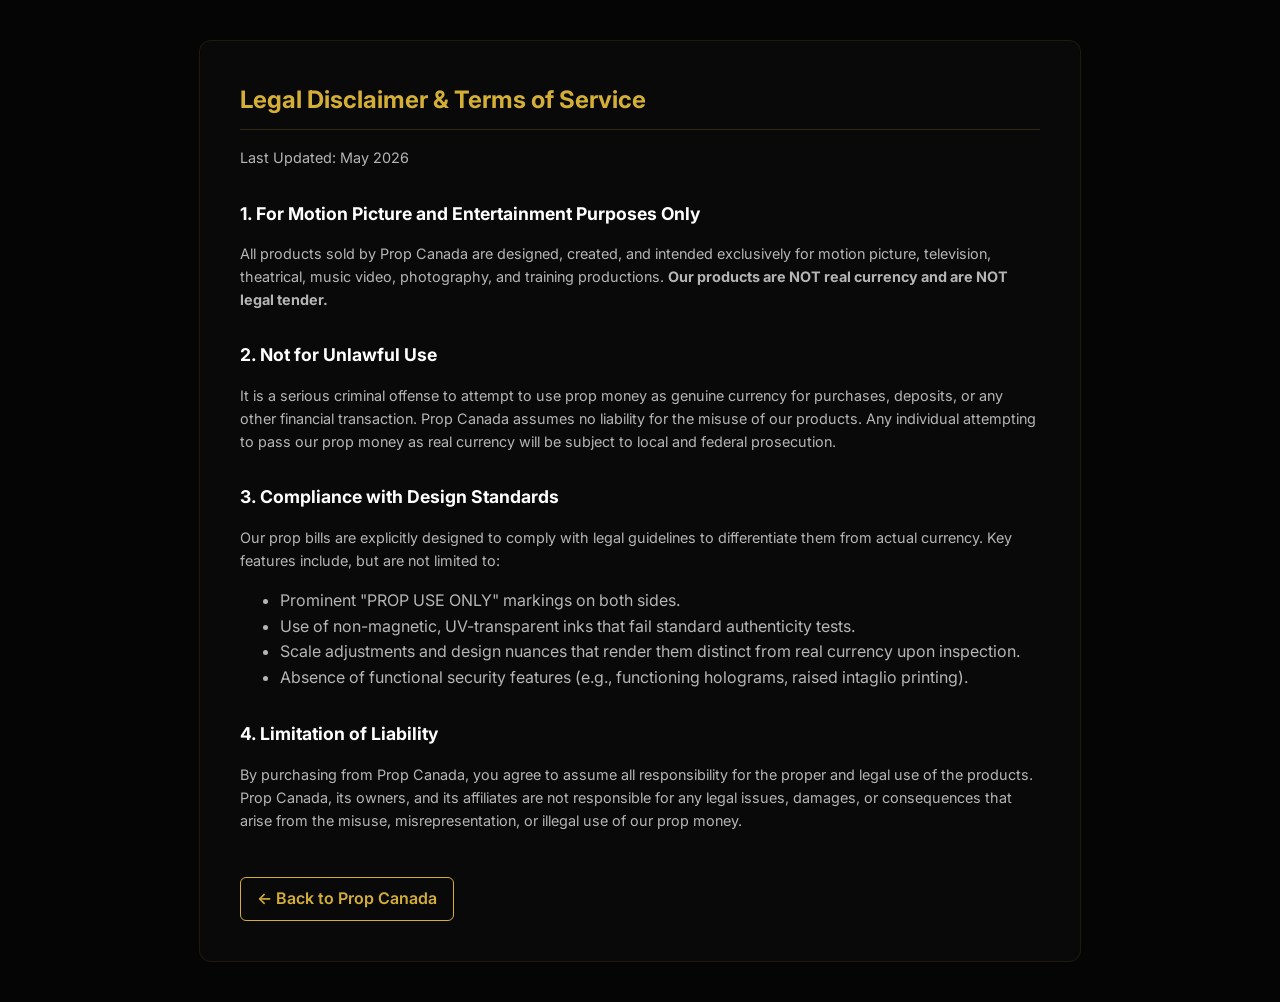
<file: legal.html>
<!DOCTYPE html>
<html lang="en">
<head>
<meta charset="UTF-8">
<meta name="viewport" content="width=device-width, initial-scale=1.0">
<title>Legal Disclaimer — Prop Canada</title>
<meta name="description" content="Legal disclaimer and terms of service for Prop Canada motion picture money.">
<meta name="robots" content="index, follow">
<link rel="preconnect" href="https://fonts.googleapis.com">
<link href="https://fonts.googleapis.com/css2?family=Inter:wght@300;400;600&display=swap" rel="stylesheet">
<link rel="icon" type="image/x-icon" href="favicon.ico">
<style>
  body {
    background-color: #050505;
    color: rgba(255, 255, 255, 0.7);
    font-family: 'Inter', sans-serif;
    line-height: 1.6;
    margin: 0;
    padding: 40px 20px;
    text-align: center;
  }
  .container {
    max-width: 800px;
    margin: 0 auto;
    background: rgba(15, 15, 15, 0.5);
    border: 1px solid rgba(212, 175, 55, 0.1);
    border-radius: 12px;
    padding: 40px;
    text-align: left;
  }
  h1 {
    color: #D4AF37;
    margin-top: 0;
    font-size: 1.5rem;
    border-bottom: 1px solid rgba(212, 175, 55, 0.2);
    padding-bottom: 10px;
  }
  h2 {
    color: #fff;
    font-size: 1.1rem;
    margin-top: 30px;
  }
  p {
    font-size: 0.9rem;
    margin-bottom: 15px;
  }
  .back-btn {
    display: inline-block;
    margin-top: 30px;
    color: #D4AF37;
    text-decoration: none;
    font-weight: 600;
    border: 1px solid #D4AF37;
    padding: 8px 16px;
    border-radius: 6px;
    transition: all 0.3s ease;
  }
  .back-btn:hover {
    background: #D4AF37;
    color: #000;
  }
</style>
</head>
<body>

<div class="container">
  <h1>Legal Disclaimer & Terms of Service</h1>
  
  <p>Last Updated: May 2026</p>

  <h2>1. For Motion Picture and Entertainment Purposes Only</h2>
  <p>All products sold by Prop Canada are designed, created, and intended exclusively for motion picture, television, theatrical, music video, photography, and training productions. <strong>Our products are NOT real currency and are NOT legal tender.</strong></p>

  <h2>2. Not for Unlawful Use</h2>
  <p>It is a serious criminal offense to attempt to use prop money as genuine currency for purchases, deposits, or any other financial transaction. Prop Canada assumes no liability for the misuse of our products. Any individual attempting to pass our prop money as real currency will be subject to local and federal prosecution.</p>

  <h2>3. Compliance with Design Standards</h2>
  <p>Our prop bills are explicitly designed to comply with legal guidelines to differentiate them from actual currency. Key features include, but are not limited to:</p>
  <ul>
    <li>Prominent "PROP USE ONLY" markings on both sides.</li>
    <li>Use of non-magnetic, UV-transparent inks that fail standard authenticity tests.</li>
    <li>Scale adjustments and design nuances that render them distinct from real currency upon inspection.</li>
    <li>Absence of functional security features (e.g., functioning holograms, raised intaglio printing).</li>
  </ul>

  <h2>4. Limitation of Liability</h2>
  <p>By purchasing from Prop Canada, you agree to assume all responsibility for the proper and legal use of the products. Prop Canada, its owners, and its affiliates are not responsible for any legal issues, damages, or consequences that arise from the misuse, misrepresentation, or illegal use of our prop money.</p>

  <a href="index.html" class="back-btn">← Back to Prop Canada</a>
</div>

</body>
</html>
</file>
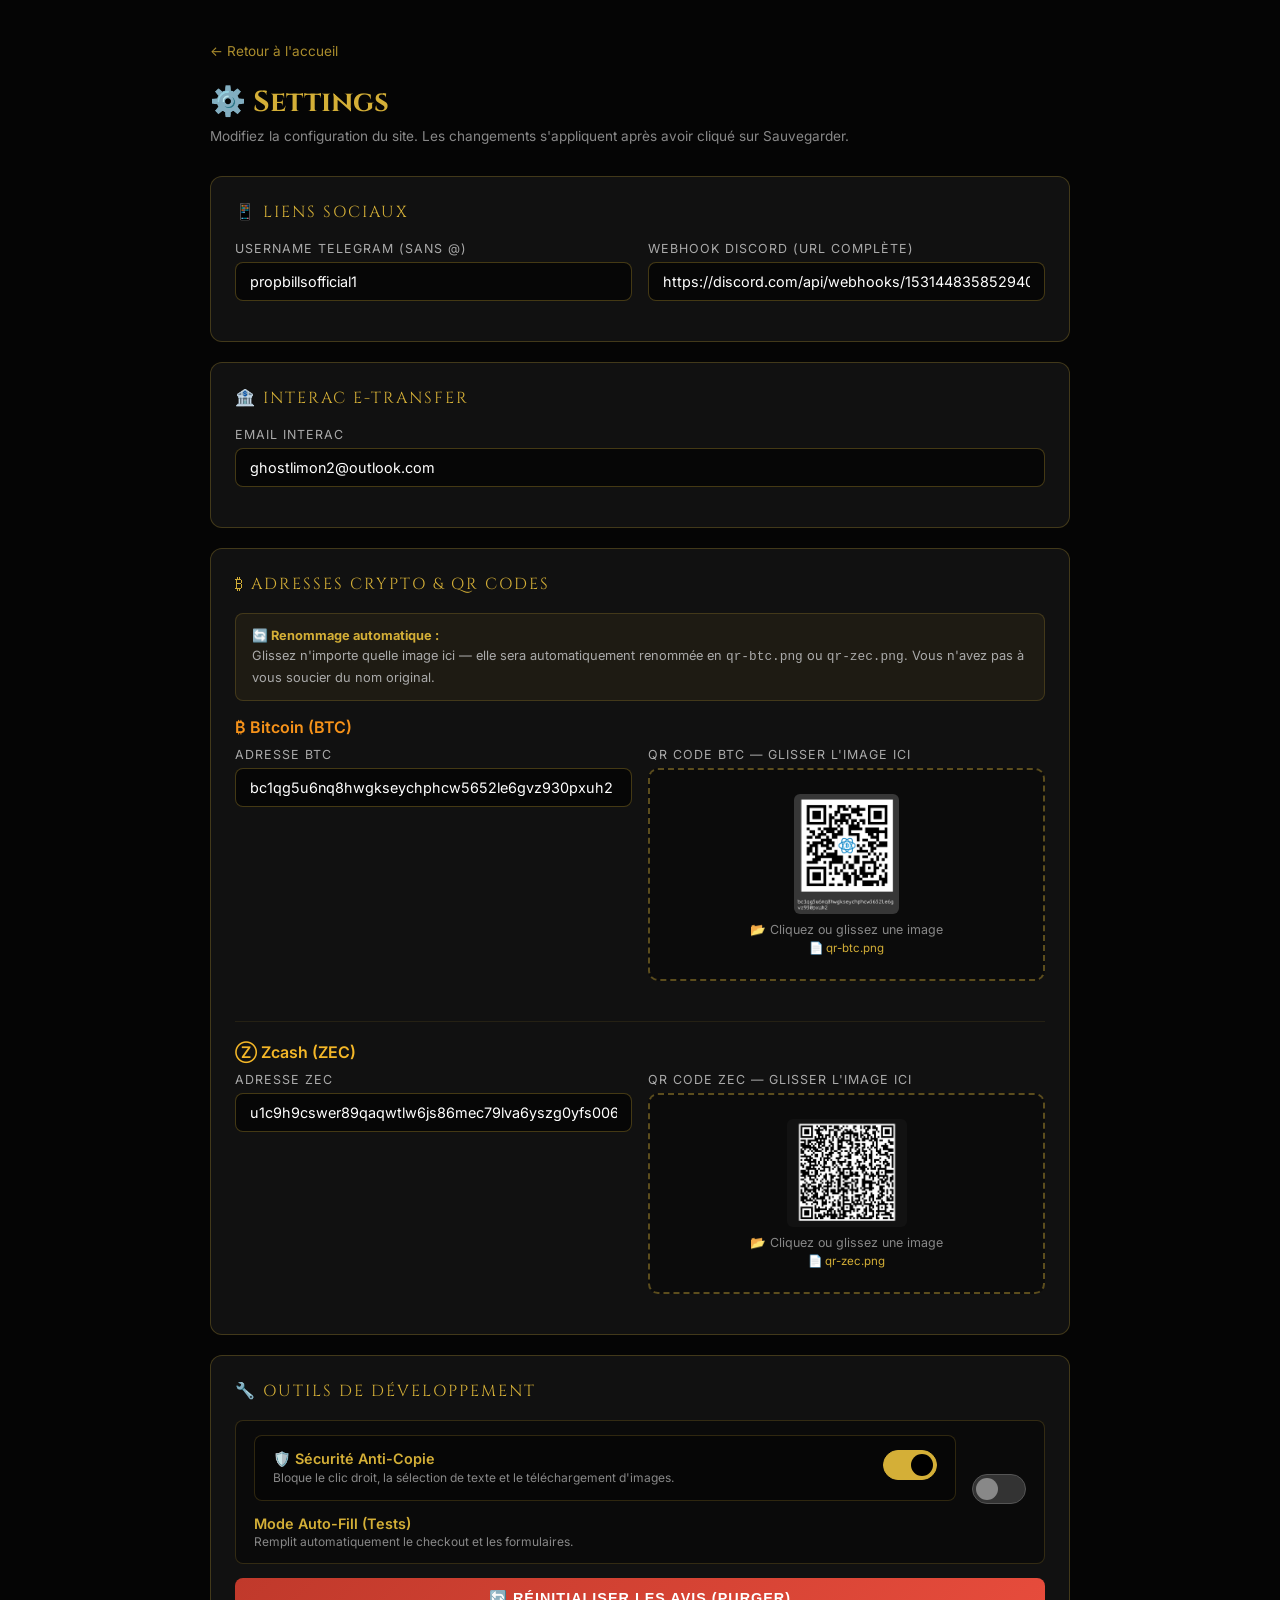
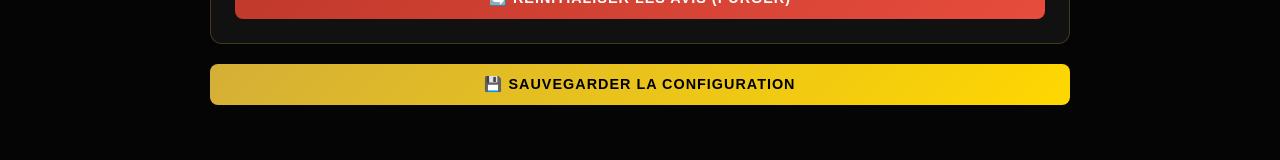
<file: settings.html>
<!DOCTYPE html>
<html lang="fr">
<head>
<meta charset="UTF-8">
<meta name="viewport" content="width=device-width, initial-scale=1.0">
<title>Settings — PROP CANADA</title>
<link href="https://fonts.googleapis.com/css2?family=Cinzel:wght@400;700&family=Inter:wght@300;400;600&display=swap" rel="stylesheet">
<style>
*{box-sizing:border-box;margin:0;padding:0}
body{background:#050505;color:#f5f5f5;font-family:'Inter',sans-serif;min-height:100vh;padding:40px 20px}
h1{font-family:'Cinzel',serif;color:#D4AF37;font-size:1.8rem;margin-bottom:6px}
.subtitle{color:#888;font-size:.85rem;margin-bottom:32px}
.page{max-width:860px;margin:0 auto}
.section{background:rgba(20,20,20,.85);border:1px solid rgba(212,175,55,.25);border-radius:12px;padding:24px;margin-bottom:20px}
.section-title{font-family:'Cinzel',serif;color:#D4AF37;font-size:1rem;text-transform:uppercase;letter-spacing:2px;margin-bottom:18px;display:flex;align-items:center;gap:8px}
.row{display:grid;grid-template-columns:1fr 1fr;gap:16px}
@media(max-width:600px){.row{grid-template-columns:1fr}}
label{display:block;font-size:.78rem;color:#aaa;text-transform:uppercase;letter-spacing:1px;margin-bottom:6px}
input[type=text],input[type=url],input[type=email]{width:100%;background:rgba(0,0,0,.6);border:1px solid rgba(212,175,55,.3);border-radius:8px;padding:10px 14px;color:#fff;font-size:.9rem;font-family:'Inter',sans-serif;transition:border .2s}
input:focus{outline:none;border-color:#D4AF37}
.field{margin-bottom:16px}
/* QR Drop Zone */
.qr-zone{border:2px dashed rgba(212,175,55,.4);border-radius:10px;padding:24px;text-align:center;cursor:pointer;transition:all .2s;position:relative;background:rgba(0,0,0,.3)}
.qr-zone:hover,.qr-zone.over{border-color:#D4AF37;background:rgba(212,175,55,.06)}
.qr-zone img{max-height:120px;max-width:120px;border-radius:6px;margin-bottom:8px;display:block;margin:0 auto 8px}
.qr-zone input[type=file]{position:absolute;inset:0;opacity:0;cursor:pointer;width:100%;height:100%}
.qr-label{font-size:.78rem;color:#888}
.qr-name{font-size:.72rem;color:#D4AF37;margin-top:4px;word-break:break-all}
/* Buttons */
.btn{background:linear-gradient(135deg,#D4AF37,#FFD700);color:#000;border:none;padding:12px 24px;border-radius:8px;font-size:.9rem;font-weight:700;cursor:pointer;transition:all .2s;text-transform:uppercase;letter-spacing:1px;width:100%}
.btn:hover{transform:translateY(-2px);box-shadow:0 6px 20px rgba(212,175,55,.4)}
.btn-red{background:linear-gradient(135deg,#c0392b,#e74c3c);color:#fff}
.btn-row{display:flex;gap:12px;margin-top:8px}
/* Toggle */
.toggle-row{display:flex;justify-content:space-between;align-items:center;background:rgba(0,0,0,.4);border:1px solid rgba(212,175,55,.2);border-radius:8px;padding:14px 18px;margin-bottom:14px}
.toggle-info{flex:1}
.toggle-title{font-weight:600;color:#D4AF37;font-size:.9rem}
.toggle-desc{font-size:.75rem;color:#888;margin-top:2px}
.switch{position:relative;display:inline-block;width:54px;height:30px;flex-shrink:0;margin-left:16px}
.switch input{opacity:0;width:0;height:0}
.slider{position:absolute;cursor:pointer;inset:0;background:#333;border-radius:30px;border:1px solid #555;transition:.3s}
.slider:before{position:absolute;content:"";height:22px;width:22px;left:3px;bottom:3px;background:#888;border-radius:50%;transition:.3s}
input:checked+.slider{background:#D4AF37;border-color:#D4AF37}
input:checked+.slider:before{transform:translateX(24px);background:#000}
/* Toast */
.toast{position:fixed;bottom:30px;right:30px;background:#059669;color:#fff;padding:14px 22px;border-radius:10px;font-weight:600;font-size:.9rem;display:none;z-index:9999;box-shadow:0 4px 20px rgba(0,0,0,.4)}
.toast.error{background:#c0392b}
/* Back link */
.back{display:inline-flex;align-items:center;gap:6px;color:#D4AF37;text-decoration:none;font-size:.85rem;margin-bottom:24px;opacity:.8;transition:opacity .2s}
.back:hover{opacity:1}
.info-box{background:rgba(212,175,55,.07);border:1px solid rgba(212,175,55,.2);border-radius:8px;padding:12px 16px;font-size:.8rem;color:#aaa;line-height:1.6;margin-bottom:16px}
.info-box strong{color:#D4AF37}
hr.div{border:none;border-top:1px solid rgba(212,175,55,.1);margin:20px 0}
</style>
</head>
<body>
<div class="page">
  <a href="index.html" class="back">← Retour à l'accueil</a>
  <h1>⚙️ Settings</h1>
  <p class="subtitle">Modifiez la configuration du site. Les changements s'appliquent après avoir cliqué sur Sauvegarder.</p>

  <!-- ── LIENS SOCIAUX ── -->
  <div class="section">
    <div class="section-title">📱 Liens Sociaux</div>
    <div class="row">
      <div class="field">
        <label>Username Telegram (sans @)</label>
        <input type="text" id="cfg-telegram" placeholder="propbillsofficial1">
      </div>
      <div class="field">
        <label>Webhook Discord (URL complète)</label>
        <input type="url" id="cfg-discord" placeholder="https://discord.com/api/webhooks/...">
      </div>
    </div>
  </div>

  <!-- ── INTERAC ── -->
  <div class="section">
    <div class="section-title">🏦 Interac e-Transfer</div>
    <div class="field">
      <label>Email Interac</label>
      <input type="email" id="cfg-interac" placeholder="votre@email.com">
    </div>
  </div>

  <!-- ── CRYPTO ── -->
  <div class="section">
    <div class="section-title">₿ Adresses Crypto & QR Codes</div>
    <div class="info-box">
      <strong>🔄 Renommage automatique :</strong><br>
      Glissez n'importe quelle image ici — elle sera automatiquement renommée en <code>qr-btc.png</code> ou <code>qr-zec.png</code>. Vous n'avez pas à vous soucier du nom original.
    </div>

    <!-- BTC -->
    <div style="margin-bottom:24px">
      <div style="font-weight:600;color:#F7931A;margin-bottom:10px;">₿ Bitcoin (BTC)</div>
      <div class="row">
        <div class="field">
          <label>Adresse BTC</label>
          <input type="text" id="cfg-btc" placeholder="bc1q...">
        </div>
        <div class="field">
          <label>QR Code BTC — Glisser l'image ici</label>
          <div class="qr-zone" id="zone-btc" ondragover="onDragOver(event,'zone-btc')" ondragleave="onDragLeave('zone-btc')" ondrop="onDrop(event,'btc')">
            <input type="file" accept="image/*" onchange="onFileSelect(event,'btc')">
            <img id="preview-btc" src="" alt="" style="display:none">
            <div class="qr-label">📂 Cliquez ou glissez une image</div>
            <div class="qr-name" id="name-btc"></div>
          </div>
        </div>
      </div>
    </div>

    <hr class="div">

    <!-- ZEC -->
    <div>
      <div style="font-weight:600;color:#F4B728;margin-bottom:10px;">Ⓩ Zcash (ZEC)</div>
      <div class="row">
        <div class="field">
          <label>Adresse ZEC</label>
          <input type="text" id="cfg-zec" placeholder="u1c9h...">
        </div>
        <div class="field">
          <label>QR Code ZEC — Glisser l'image ici</label>
          <div class="qr-zone" id="zone-zec" ondragover="onDragOver(event,'zone-zec')" ondragleave="onDragLeave('zone-zec')" ondrop="onDrop(event,'zec')">
            <input type="file" accept="image/*" onchange="onFileSelect(event,'zec')">
            <img id="preview-zec" src="" alt="" style="display:none">
            <div class="qr-label">📂 Cliquez ou glissez une image</div>
            <div class="qr-name" id="name-zec"></div>
          </div>
        </div>
      </div>
    </div>
  </div>

  <!-- ── OUTILS DEV ── -->
  <div class="section">
    <div class="section-title">🔧 Outils de Développement</div>
    <div class="toggle-row">
      <div class="toggle-info">
        
    <div class="toggle-row">
      <div class="toggle-info">
        <div class="toggle-title">🛡️ Sécurité Anti-Copie</div>
        <div class="toggle-desc">Bloque le clic droit, la sélection de texte et le téléchargement d'images.</div>
      </div>
      <label class="switch">
        <input type="checkbox" id="cfg-anticopy">
        <span class="slider"></span>
      </label>
    </div>
        <div class="toggle-title">Mode Auto-Fill (Tests)</div>
        <div class="toggle-desc">Remplit automatiquement le checkout et les formulaires.</div>
      </div>
      <label class="switch">
        <input type="checkbox" id="autofill-toggle" onchange="toggleAutofill()">
        <span class="slider"></span>
      </label>
    </div>
    <div class="btn-row">
      <button class="btn btn-red" onclick="resetReviews()">🔄 Réinitialiser les Avis (Purger)</button>
    </div>
    <div id="success-msg" style="display:none;color:#059669;margin-top:12px;background:rgba(5,150,105,.1);padding:10px;border-radius:6px;border:1px solid #059669;font-size:.85rem;text-align:center">✅ Mémoire purgée avec succès !</div>
  </div>

  <!-- ── SAVE ── -->
  <div class="btn-row">
    <button class="btn" onclick="saveConfig()">💾 Sauvegarder la Configuration</button>
  </div>

  <div style="margin-top:16px;text-align:center">
    <div id="save-instructions" style="display:none;background:rgba(212,175,55,.07);border:1px solid rgba(212,175,55,.3);border-radius:10px;padding:20px;margin-top:12px;text-align:left">
      <div style="color:#D4AF37;font-weight:700;margin-bottom:10px;">📋 Remplacez le contenu de <code>config.js</code> par :</div>
      <textarea id="config-output" readonly style="width:100%;height:320px;background:#000;color:#0f0;font-family:monospace;font-size:.75rem;border:1px solid #333;border-radius:6px;padding:12px;resize:vertical"></textarea>
      <button class="btn" style="margin-top:12px" onclick="copyConfig()">📋 Copier dans le presse-papiers</button>
    </div>
  </div>
</div>

<div class="toast" id="toast"></div>

<script src="config.js"></script>
<script>
// ── State
const state = { btcFile: null, zecFile: null };

// ── Load current config on page load
window.addEventListener('load', () => {
  const c = window.PBS_CONFIG || {};
  v('cfg-telegram', c.TELEGRAM || '');
  v('cfg-discord',  c.DISCORD_WEBHOOK || '');
  v('cfg-interac',  c.INTERAC_EMAIL || '');
  v('cfg-btc',      c.BTC_ADDRESS || '');
  v('cfg-zec',      c.ZEC_ADDRESS || '');

  // Show current QR previews
  if (c.BTC_QR) setPreview('btc', c.BTC_QR, c.BTC_QR.split('/').pop());
  if (c.ZEC_QR) setPreview('zec', c.ZEC_QR, c.ZEC_QR.split('/').pop());

  document.getElementById('cfg-anticopy').checked = (c.ENABLE_ANTI_COPY !== false);

  // Autofill toggle
  document.getElementById('autofill-toggle').checked =
    localStorage.getItem('pbs_dev_autofill') === 'true';
});

function v(id, val) {
  const el = document.getElementById(id);
  if (el) el.value = val;
}

function setPreview(coin, src, name) {
  const img = document.getElementById('preview-' + coin);
  const lbl = document.getElementById('name-' + coin);
  if (img) { img.src = src; img.style.display = 'block'; }
  if (lbl) lbl.textContent = '📄 ' + name;
}

// ── Drag & Drop
function onDragOver(e, id) { e.preventDefault(); document.getElementById(id).classList.add('over'); }
function onDragLeave(id) { document.getElementById(id).classList.remove('over'); }

function onDrop(e, coin) {
  e.preventDefault();
  document.getElementById('zone-' + coin).classList.remove('over');
  const file = e.dataTransfer.files[0];
  if (file && file.type.startsWith('image/')) handleImageFile(file, coin);
}

function onFileSelect(e, coin) {
  const file = e.target.files[0];
  if (file) handleImageFile(file, coin);
}

function handleImageFile(file, coin) {
  // Always use a fixed canonical name regardless of original filename
  const ext = file.name.split('.').pop() || 'png';
  const fixedName = 'qr-' + coin + '.' + ext;
  // Store file with renamed info
  state[coin + 'File'] = file;
  state[coin + 'FixedName'] = fixedName;
  const reader = new FileReader();
  reader.onload = ev => {
    state[coin + 'DataUrl'] = ev.target.result;
    setPreview(coin, ev.target.result, fixedName);
  };
  reader.readAsDataURL(file);
  toast('✅ ' + coin.toUpperCase() + ' QR sélectionné → sera sauvegardé comme <strong>' + fixedName + '</strong>');
}

// ── Save → generate config.js content
function saveConfig() {
  const tg      = document.getElementById('cfg-telegram').value.trim();
  const discord = document.getElementById('cfg-discord').value.trim();
  const interac = document.getElementById('cfg-interac').value.trim();
  const btc     = document.getElementById('cfg-btc').value.trim();
  const zec     = document.getElementById('cfg-zec').value.trim();
  const antiCopy = document.getElementById('cfg-anticopy').checked;

  const c = window.PBS_CONFIG || {};

  // Fixed canonical QR paths — always qr-btc.png / qr-zec.png
  const btcExt = state.btcFile ? (state.btcFixedName || 'qr-btc.png') : null;
  const zecExt = state.zecFile ? (state.zecFixedName || 'qr-zec.png') : null;
  const btcQrPath = btcExt ? 'assets/images/crypto/' + btcExt : (c.BTC_QR || 'assets/images/crypto/qr-btc.png');
  const zecQrPath = zecExt ? 'assets/images/crypto/' + zecExt : (c.ZEC_QR || 'assets/images/crypto/qr-zec.png');

  const configContent = `/**
 * ╔══════════════════════════════════════════════════════════════╗
 * ║              PROP CANADA — FICHIER DE CONFIGURATION          ║
 * ╠══════════════════════════════════════════════════════════════╣
 * ║  Généré automatiquement par settings.html                    ║
 * ║  Dernière mise à jour : ${new Date().toLocaleString('fr-CA')}              ║
 * ╚══════════════════════════════════════════════════════════════╝
 */

window.PBS_CONFIG = {

  /* ── TELEGRAM ── */
  ENABLE_ANTI_COPY: ${antiCopy},

  /* ── TELEGRAM ── */
  TELEGRAM: '${tg || 'propbillsofficial1'}',

  /* ── ADRESSES CRYPTO ── */
  BTC_ADDRESS: '${btc}',
  ZEC_ADDRESS: '${zec}',

  /* ── QR CODES ── */
  BTC_QR: '${btcQrPath}',
  ZEC_QR: '${zecQrPath}',

  /* ── EMAIL INTERAC ── */
  INTERAC_EMAIL: '${interac}',

  /* ── WEBHOOK DISCORD ── */
  DISCORD_WEBHOOK: '${discord}',

};

/* ── Alias ── */
window.PBS_WEBHOOK = window.PBS_CONFIG.DISCORD_WEBHOOK;

/* ── Inject Telegram links dynamically ── */
document.addEventListener('DOMContentLoaded', function () {
  const tg = window.PBS_CONFIG.TELEGRAM;
  const fullUrl = 'https://t.me/' + tg;
  document.querySelectorAll('a[href^="https://t.me/"]').forEach(function (a) {
    a.href = fullUrl;
    if (a.textContent.trim().startsWith('@')) a.textContent = '@' + tg;
  });
});
`;

  document.getElementById('config-output').value = configContent;
  document.getElementById('save-instructions').style.display = 'block';

  // Try to save everything directly to disk
  if (window.showSaveFilePicker) {
    saveAllFiles(configContent);
  } else {
    toast('✅ Config générée ! Copiez le texte dans config.js');
  }
}

async function saveAllFiles(configContent) {
  // 1. Save QR image files first
  if (state.btcFile && state.btcDataUrl) await saveImageFile(state.btcDataUrl, state.btcFixedName || 'qr-btc.png', 'BTC');
  if (state.zecFile && state.zecDataUrl) await saveImageFile(state.zecDataUrl, state.zecFixedName || 'qr-zec.png', 'ZEC');
  // 2. Save config.js
  await writeConfigFile(configContent);
}

async function saveImageFile(dataUrl, filename, label) {
  try {
    // Convert data URL to blob
    const res = await fetch(dataUrl);
    const blob = await res.blob();
    const ext = filename.split('.').pop();
    const mimeMap = { png: 'image/png', jpg: 'image/jpeg', jpeg: 'image/jpeg', gif: 'image/gif', webp: 'image/webp' };
    const handle = await window.showSaveFilePicker({
      suggestedName: filename,
      types: [{ description: 'Image QR ' + label, accept: { [mimeMap[ext] || 'image/png']: ['.' + ext] } }]
    });
    const writable = await handle.createWritable();
    await writable.write(blob);
    await writable.close();
    toast('✅ ' + filename + ' sauvegardé dans assets/images/crypto/');
  } catch (e) {
    if (e.name !== 'AbortError') toast('⚠️ Sauvegardez manuellement ' + filename + ' dans assets/images/crypto/', true);
  }
}

async function writeConfigFile(content) {
  try {
    const handle = await window.showSaveFilePicker({
      suggestedName: 'config.js',
      types: [{ description: 'JavaScript', accept: { 'text/javascript': ['.js'] } }]
    });
    const writable = await handle.createWritable();
    await writable.write(content);
    await writable.close();
    toast('✅ config.js sauvegardé avec succès !');
  } catch (e) {
    if (e.name !== 'AbortError') toast('Utilisez le bouton Copier pour sauvegarder manuellement.', true);
  }
}

function copyConfig() {
  const ta = document.getElementById('config-output');
  ta.select();
  document.execCommand('copy');
  toast('✅ Copié dans le presse-papiers !');
}

// ── Dev tools
function resetReviews() {
  localStorage.removeItem('pbs_my_review_v3');
  localStorage.removeItem('pbs_submit_log');
  const msg = document.getElementById('success-msg');
  msg.style.display = 'block';
  setTimeout(() => msg.style.display = 'none', 3000);
}

function toggleAutofill() {
  const on = document.getElementById('autofill-toggle').checked;
  if (on) localStorage.setItem('pbs_dev_autofill', 'true');
  else localStorage.removeItem('pbs_dev_autofill');
  toast(on ? '✅ Auto-Fill activé' : '⭕ Auto-Fill désactivé');
}

// ── Toast
function toast(msg, isError = false) {
  const t = document.getElementById('toast');
  t.textContent = msg;
  t.className = 'toast' + (isError ? ' error' : '');
  t.style.display = 'block';
  clearTimeout(t._timer);
  t._timer = setTimeout(() => t.style.display = 'none', 3500);
}
</script>
</body>
</html>
</file>
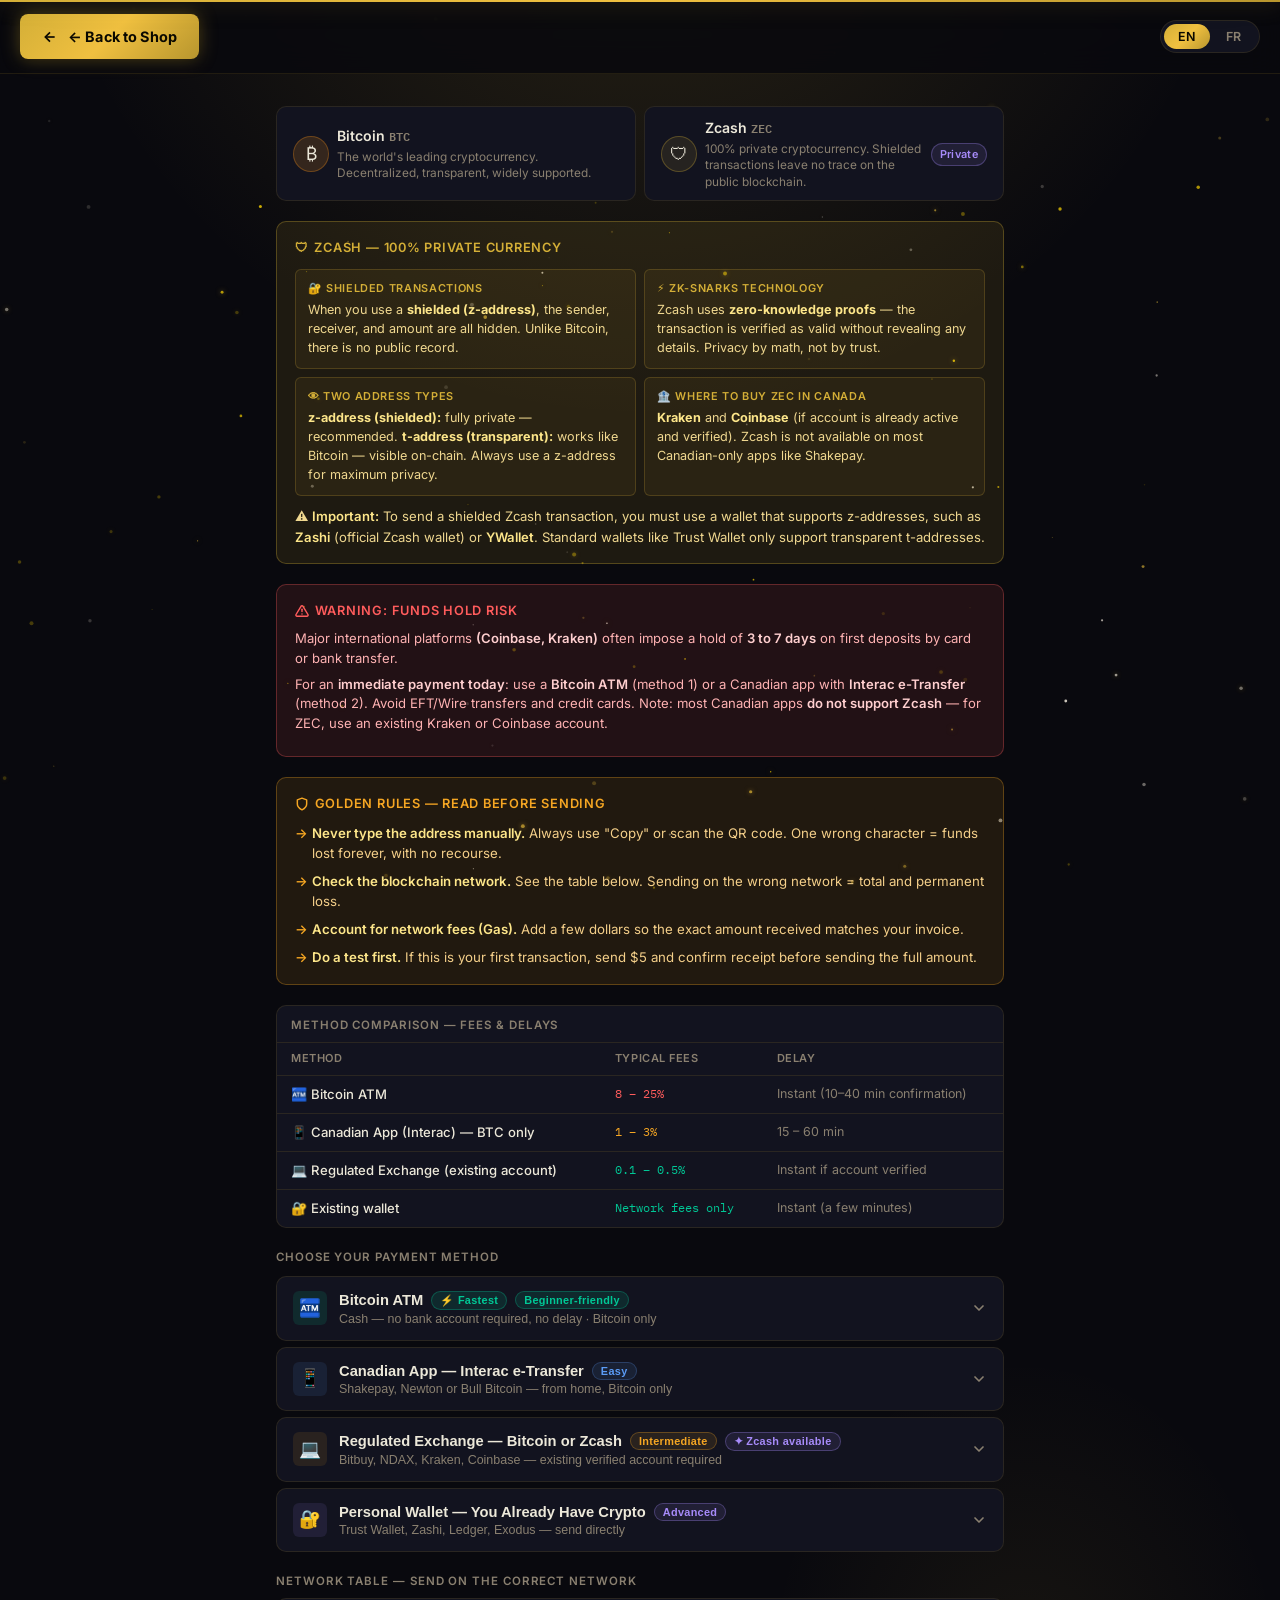
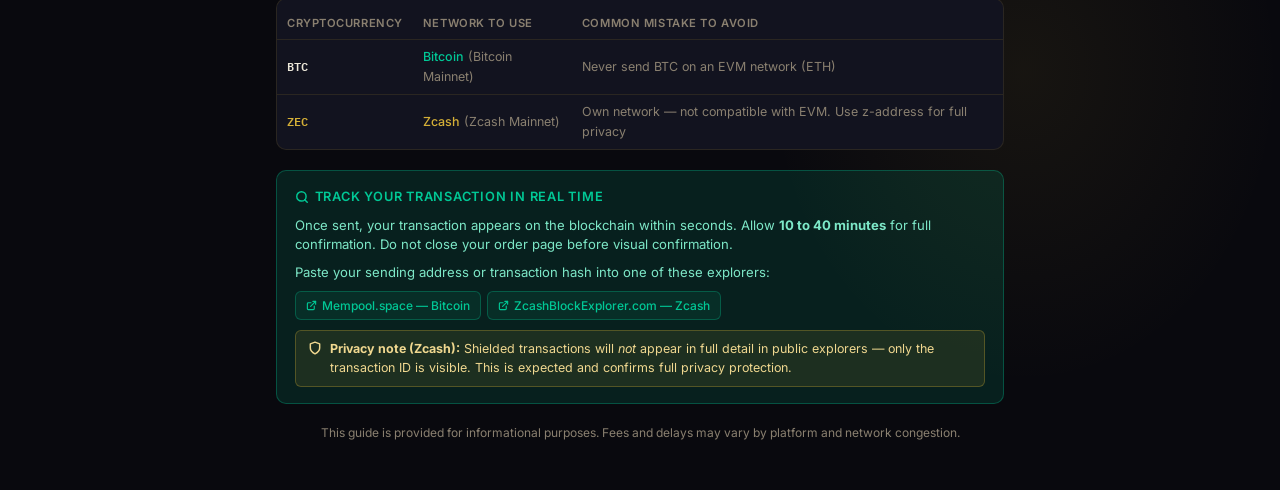
<file: pages/crypto-payment.html>
<!DOCTYPE html>
<html lang="en">
<head>
<meta charset="UTF-8">
<meta name="viewport" content="width=device-width, initial-scale=1.0">
<title>Guide Paiement Crypto — PROP CANADA</title>
<link rel="preconnect" href="https://fonts.googleapis.com">
<link href="https://fonts.googleapis.com/css2?family=Inter:wght@400;500;600;700&family=IBM+Plex+Mono:wght@500&display=swap" rel="stylesheet">
<style>
  *, *::before, *::after { box-sizing: border-box; margin: 0; padding: 0; }

  :root {
    --bg: #09090e;
    --surface: #12131f;
    --surface2: #1a1b2e;
    --border: rgba(212,175,55,0.12);
    --border-hover: rgba(212,175,55,0.28);
    --text: #ece8d9;
    --muted: #8a8070;
    --teal: #00c896;
    --teal-dim: rgba(0,200,150,0.12);
    --teal-border: rgba(0,200,150,0.3);
    --amber: #f5a623;
    --amber-dim: rgba(245,166,35,0.1);
    --amber-border: rgba(245,166,35,0.3);
    --red: #ff5c5c;
    --red-dim: rgba(255,92,92,0.1);
    --red-border: rgba(255,92,92,0.3);
    --blue: #5b9cf6;
    --blue-dim: rgba(91,156,246,0.1);
    --blue-border: rgba(91,156,246,0.25);
    --purple: #a78bfa;
    --gold: #d4af37;
    --gold-primary: #d4af37;
    --gold-bright: #f0c040;
    --gold-dim: rgba(212,175,55,0.1);
    --gold-border: rgba(212,175,55,0.3);
    --gold-gradient: linear-gradient(135deg, #d4af37, #f0c040, #b8962e);
    --radius: 10px;
    --radius-sm: 6px;
    --font: 'Inter', system-ui, sans-serif;
    --mono: 'IBM Plex Mono', monospace;
  }

  body {
    font-family: var(--font);
    background: var(--bg);
    background-image:
      radial-gradient(ellipse 80% 50% at 50% -10%, rgba(212,175,55,0.18) 0%, transparent 60%),
      radial-gradient(ellipse 40% 30% at 80% 80%, rgba(212,175,55,0.07) 0%, transparent 50%);
    color: var(--text);
    min-height: 100vh;
    padding: 0 0 3rem;
    line-height: 1.6;
  }

  /* Gold shimmer animation */
  @keyframes shimmer {
    0%   { opacity: 0.4; transform: translateX(-100%); }
    100% { opacity: 0; transform: translateX(100%); }
  }
  .gold-shimmer-line {
    position: fixed; top: 0; left: 0; width: 100%; height: 2px;
    background: var(--gold-gradient);
    box-shadow: 0 0 20px rgba(212,175,55,0.6), 0 0 60px rgba(212,175,55,0.2);
    z-index: 100;
  }

  /* Gold dust canvas */
  #gold-dust {
    position: fixed;
    top: 0;
    left: 0;
    width: 100%;
    height: 100%;
    pointer-events: none; /* Allows clicking through the canvas */
    z-index: 1; /* Below content but above background */
  }

  .widget {
    max-width: 760px;
    margin: 0 auto;
    padding: 0 1rem;
  }

  /* ── Top bar ── */
  .top-bar {
    position: sticky; top: 0; z-index: 50;
    display: flex; align-items: center; justify-content: space-between;
    padding: 14px 20px;
    background: rgba(9,9,14,0.85);
    backdrop-filter: blur(16px);
    border-bottom: 1px solid var(--border);
    margin-bottom: 2rem;
  }
  .btn-back {
    display: inline-flex; align-items: center; gap: 10px;
    background: var(--gold-gradient);
    color: #0a0800;
    border: none; border-radius: 8px;
    padding: 11px 22px;
    font-family: var(--font); font-size: 0.9rem; font-weight: 700;
    cursor: pointer; text-decoration: none;
    box-shadow: 0 0 18px rgba(212,175,55,0.35), 0 2px 8px rgba(0,0,0,0.4);
    transition: transform 0.15s, box-shadow 0.15s;
    letter-spacing: 0.01em;
  }
  .btn-back:hover {
    transform: translateY(-1px);
    box-shadow: 0 0 28px rgba(212,175,55,0.55), 0 4px 16px rgba(0,0,0,0.5);
  }
  .btn-back:active { transform: translateY(0); }
  /* ── Language toggle ── */
  .lang-toggle {
    display: flex;
    background: var(--surface);
    border: 1px solid var(--border);
    border-radius: 99px;
    padding: 3px;
    gap: 2px;
  }
  .lang-btn {
    background: none;
    border: none;
    cursor: pointer;
    font-family: var(--font);
    font-size: 0.78rem;
    font-weight: 600;
    color: var(--muted);
    padding: 5px 14px;
    border-radius: 99px;
    transition: background 0.2s, color 0.2s;
    letter-spacing: 0.04em;
  }
  .lang-btn.active {
    background: var(--gold-gradient);
    color: #0a0800;
  }

  /* EN/FR visibility */
  .en, .fr { display: none; }
  body.lang-en .en { display: revert; }
  body.lang-fr .fr { display: revert; }
  /* inline spans */
  span.en, span.fr { display: inline; }
  body.lang-en span.fr { display: none; }
  body.lang-fr span.en { display: none; }

  /* ── Header ── */
  .widget-header { margin-bottom: 1.5rem; }
  .widget-header h1 {
    font-size: 1.25rem;
    font-weight: 600;
    letter-spacing: -0.01em;
    color: var(--text);
    display: flex;
    align-items: center;
    gap: 10px;
    margin-bottom: 4px;
  }
  .widget-header h1 svg { flex-shrink: 0; }
  .widget-header p { font-size: 0.85rem; color: var(--muted); margin-left: 28px; }

  /* ── Coin pills ── */
  .coin-pills {
    display: flex;
    gap: 8px;
    margin-bottom: 1.25rem;
    flex-wrap: wrap;
  }
  .coin-pill {
    display: flex;
    align-items: center;
    gap: 8px;
    background: var(--surface);
    border: 1px solid var(--border);
    border-radius: var(--radius);
    padding: 10px 16px;
    flex: 1;
    min-width: 200px;
  }
  .coin-pill-icon {
    width: 36px;
    height: 36px;
    border-radius: 50%;
    display: flex;
    align-items: center;
    justify-content: center;
    font-size: 1.1rem;
    flex-shrink: 0;
  }
  .coin-pill-icon.btc { background: rgba(247,147,26,0.15); border: 1px solid rgba(247,147,26,0.3); }
  .coin-pill-icon.zec { background: var(--gold-dim); border: 1px solid var(--gold-border); }
  .coin-pill-meta { flex: 1; }
  .coin-pill-name { font-weight: 600; font-size: 0.88rem; color: var(--text); }
  .coin-pill-desc { font-size: 0.74rem; color: var(--muted); margin-top: 1px; line-height: 1.4; }
  .coin-pill .badge { align-self: flex-start; margin-top: 2px; }

  /* ── Zcash privacy box ── */
  .zcash-box {
    background: var(--gold-dim);
    border: 1px solid var(--gold-border);
    border-radius: var(--radius);
    padding: 1rem 1.1rem;
    margin-bottom: 1.25rem;
  }
  .zcash-box-title {
    font-size: 0.8rem;
    font-weight: 600;
    color: var(--gold);
    text-transform: uppercase;
    letter-spacing: 0.06em;
    display: flex;
    align-items: center;
    gap: 6px;
    margin-bottom: 10px;
  }
  .zcash-grid {
    display: grid;
    grid-template-columns: 1fr 1fr;
    gap: 8px;
    margin-bottom: 10px;
  }
  @media (max-width: 520px) { .zcash-grid { grid-template-columns: 1fr; } }
  .zcash-card {
    background: rgba(240,192,64,0.06);
    border: 1px solid rgba(240,192,64,0.18);
    border-radius: var(--radius-sm);
    padding: 10px 12px;
  }
  .zcash-card-label {
    font-size: 0.68rem;
    font-weight: 600;
    text-transform: uppercase;
    letter-spacing: 0.06em;
    color: var(--gold);
    margin-bottom: 4px;
  }
  .zcash-card p { font-size: 0.79rem; color: #f0d890; line-height: 1.5; }
  .zcash-card strong { color: #fde68a; }
  .zcash-box > p { font-size: 0.82rem; color: #f0d890; line-height: 1.55; margin-top: 8px; }
  .zcash-box > p strong { color: #fde68a; font-weight: 600; }

  /* ── Freeze banner ── */
  .freeze-banner {
    background: var(--red-dim);
    border: 1px solid var(--red-border);
    border-radius: var(--radius);
    padding: 1rem 1.1rem;
    margin-bottom: 1.25rem;
  }
  .freeze-banner-title {
    font-size: 0.8rem;
    font-weight: 600;
    color: var(--red);
    text-transform: uppercase;
    letter-spacing: 0.06em;
    display: flex;
    align-items: center;
    gap: 6px;
    margin-bottom: 8px;
  }
  .freeze-banner p { font-size: 0.82rem; color: #ffb3b3; line-height: 1.5; margin-bottom: 6px; }
  .freeze-banner p:last-child { margin-bottom: 0; }
  .freeze-banner strong { color: #ffcfcf; font-weight: 600; }

  /* ── Safety box ── */
  .safety-box {
    background: var(--amber-dim);
    border: 1px solid var(--amber-border);
    border-radius: var(--radius);
    padding: 1rem 1.1rem;
    margin-bottom: 1.25rem;
  }
  .safety-box-title {
    font-size: 0.8rem;
    font-weight: 600;
    color: var(--amber);
    text-transform: uppercase;
    letter-spacing: 0.06em;
    display: flex;
    align-items: center;
    gap: 6px;
    margin-bottom: 10px;
  }
  .safety-rules { list-style: none; display: flex; flex-direction: column; gap: 8px; }
  .safety-rules li {
    font-size: 0.83rem;
    color: #f5d08a;
    padding-left: 1.1rem;
    position: relative;
    line-height: 1.5;
  }
  .safety-rules li::before { content: '→'; position: absolute; left: 0; color: var(--amber); font-weight: 600; }
  .safety-rules strong { color: #fde68a; font-weight: 600; }

  /* ── Fee table ── */
  .fee-compare {
    background: var(--surface);
    border: 1px solid var(--border);
    border-radius: var(--radius);
    overflow: hidden;
    margin-bottom: 1.25rem;
  }
  .fee-compare-title {
    font-size: 0.72rem;
    font-weight: 600;
    text-transform: uppercase;
    letter-spacing: 0.08em;
    color: var(--muted);
    padding: 10px 14px 8px;
    border-bottom: 1px solid var(--border);
  }
  .fee-table { width: 100%; border-collapse: collapse; font-size: 0.78rem; }
  .fee-table th {
    text-align: left;
    font-weight: 600;
    font-size: 0.69rem;
    text-transform: uppercase;
    letter-spacing: 0.05em;
    color: var(--muted);
    padding: 7px 14px;
    border-bottom: 1px solid var(--border);
  }
  .fee-table td { padding: 8px 14px; border-bottom: 1px solid var(--border); vertical-align: middle; }
  .fee-table tr:last-child td { border-bottom: none; }
  .fee-table .method-name { font-weight: 500; color: var(--text); font-size: 0.82rem; }
  .fee-table .fee-val { font-family: var(--mono); font-size: 0.78rem; }
  .fee-high { color: var(--red); }
  .fee-mid { color: var(--amber); }
  .fee-low { color: var(--teal); }
  .fee-table .delay-val { color: var(--muted); font-size: 0.78rem; }

  /* ── Section label ── */
  .section-label {
    font-size: 0.72rem;
    font-weight: 600;
    text-transform: uppercase;
    letter-spacing: 0.08em;
    color: var(--muted);
    margin-bottom: 0.6rem;
  }

  /* ── Accordion ── */
  .accordion { display: flex; flex-direction: column; gap: 6px; margin-bottom: 1.25rem; }
  .acc-item {
    border: 1px solid var(--border);
    border-radius: var(--radius);
    background: var(--surface);
    overflow: hidden;
    transition: border-color 0.2s, box-shadow 0.2s;
  }
  .acc-item:hover { border-color: var(--border-hover); box-shadow: 0 0 12px rgba(212,175,55,0.08); }
  .acc-item.open { border-color: rgba(212,175,55,0.4); box-shadow: 0 0 20px rgba(212,175,55,0.1); }
  .acc-trigger {
    width: 100%;
    background: none;
    border: none;
    cursor: pointer;
    padding: 14px 16px;
    display: flex;
    align-items: center;
    gap: 12px;
    text-align: left;
    color: var(--text);
  }
  .acc-icon-wrap {
    width: 34px; height: 34px;
    border-radius: var(--radius-sm);
    display: flex; align-items: center; justify-content: center;
    flex-shrink: 0; font-size: 1.1rem;
  }
  .acc-meta { flex: 1; min-width: 0; }
  .acc-title { font-size: 0.92rem; font-weight: 600; display: flex; align-items: center; gap: 8px; flex-wrap: wrap; }
  .acc-subtitle { font-size: 0.78rem; color: var(--muted); margin-top: 2px; }
  .badge {
    font-size: 0.68rem; font-weight: 600;
    padding: 2px 8px; border-radius: 99px; letter-spacing: 0.03em;
  }
  .badge-teal { background: var(--teal-dim); color: var(--teal); border: 1px solid var(--teal-border); }
  .badge-blue { background: var(--blue-dim); color: var(--blue); border: 1px solid var(--blue-border); }
  .badge-amber { background: var(--amber-dim); color: var(--amber); border: 1px solid var(--amber-border); }
  .badge-purple { background: rgba(167,139,250,0.1); color: var(--purple); border: 1px solid rgba(167,139,250,0.3); }
  .acc-chevron { flex-shrink: 0; color: var(--muted); transition: transform 0.25s ease; }
  .acc-item.open .acc-chevron { transform: rotate(180deg); }
  .acc-panel { display: none; padding: 0 16px 16px; border-top: 1px solid var(--border); }
  .acc-item.open .acc-panel { display: block; }

  /* ── Steps ── */
  .steps { display: flex; flex-direction: column; gap: 0; margin-top: 12px; }
  .step { display: flex; gap: 12px; padding: 10px 0; border-bottom: 1px solid var(--border); }
  .step:last-child { border-bottom: none; }
  .step-num {
    width: 22px; height: 22px; border-radius: 50%;
    border: 1px solid var(--border-hover);
    display: flex; align-items: center; justify-content: center;
    font-size: 0.7rem; font-weight: 600; color: var(--muted);
    flex-shrink: 0; margin-top: 1px;
  }
  .step-body { flex: 1; }
  .step-title { font-size: 0.875rem; font-weight: 500; color: var(--text); margin-bottom: 3px; }
  .step-detail { font-size: 0.8rem; color: var(--muted); line-height: 1.5; }
  .step-detail strong { color: #c5cad6; font-weight: 500; }

  /* ── Link chips ── */
  .links-row { display: flex; flex-wrap: wrap; gap: 6px; margin-top: 8px; }
  .link-chip {
    display: inline-flex; align-items: center; gap: 5px;
    font-size: 0.75rem; font-weight: 500;
    color: var(--blue); background: var(--blue-dim);
    border: 1px solid var(--blue-border);
    border-radius: var(--radius-sm); padding: 4px 10px;
    text-decoration: none; transition: background 0.15s;
  }
  .link-chip:hover { background: rgba(91,156,246,0.18); }
  .link-chip svg { flex-shrink: 0; }
  .link-chip.teal-chip { color: var(--teal); background: rgba(0,200,150,0.08); border-color: rgba(0,200,150,0.3); }
  .link-chip.teal-chip:hover { background: rgba(0,200,150,0.18); }

  /* ── Panel warnings ── */
  .panel-warn {
    margin-top: 12px; padding: 9px 12px;
    border-radius: var(--radius-sm);
    font-size: 0.78rem; line-height: 1.5;
    display: flex; gap: 8px; align-items: flex-start;
  }
  .panel-warn svg { flex-shrink: 0; margin-top: 1px; }
  .panel-warn.amber { background: var(--amber-dim); border: 1px solid var(--amber-border); color: #f5d08a; }
  .panel-warn.red { background: var(--red-dim); border: 1px solid var(--red-border); color: #ffb3b3; }
  .panel-warn.teal { background: var(--teal-dim); border: 1px solid var(--teal-border); color: #7de8c8; }
  .panel-warn.gold { background: var(--gold-dim); border: 1px solid var(--gold-border); color: #f0d890; }

  /* ── Exchange table ── */
  .exchange-table {
    width: 100%; border-collapse: collapse; font-size: 0.76rem;
    margin-top: 12px; border: 1px solid var(--border);
    border-radius: var(--radius-sm); overflow: hidden;
  }
  .exchange-table th {
    text-align: left; font-weight: 600; font-size: 0.68rem;
    text-transform: uppercase; letter-spacing: 0.05em;
    color: var(--muted); padding: 6px 10px;
    border-bottom: 1px solid var(--border); background: var(--surface2);
  }
  .exchange-table td { padding: 7px 10px; border-bottom: 1px solid var(--border); color: var(--text); vertical-align: middle; }
  .exchange-table tr:last-child td { border-bottom: none; }
  .exchange-table .exch-name { font-weight: 600; }
  .exchange-table .exch-fees { font-family: var(--mono); font-size: 0.73rem; color: var(--teal); }
  .exchange-table .exch-note { color: var(--muted); font-size: 0.73rem; }
  .exchange-table a { color: var(--blue); text-decoration: none; }
  .exchange-table a:hover { text-decoration: underline; }

  /* ── Network table ── */
  .network-table { width: 100%; border-collapse: collapse; font-size: 0.78rem; margin-top: 10px; }
  .network-table th {
    text-align: left; font-weight: 600; font-size: 0.7rem;
    text-transform: uppercase; letter-spacing: 0.05em;
    color: var(--muted); padding: 6px 10px; border-bottom: 1px solid var(--border);
  }
  .network-table td { padding: 7px 10px; border-bottom: 1px solid var(--border); vertical-align: middle; }
  .network-table tr:last-child td { border-bottom: none; }
  .coin-name { font-weight: 600; font-family: var(--mono); font-size: 0.78rem; color: var(--text); }
  .net-name { color: var(--muted); font-size: 0.78rem; }
  .net-name em { color: var(--teal); font-style: normal; font-weight: 500; }

  /* ── Track box ── */
  .track-box {
    background: var(--teal-dim); border: 1px solid var(--teal-border);
    border-radius: var(--radius); padding: 1rem 1.1rem;
  }
  .track-box-title {
    font-size: 0.8rem; font-weight: 600; color: var(--teal);
    text-transform: uppercase; letter-spacing: 0.06em;
    display: flex; align-items: center; gap: 6px; margin-bottom: 8px;
  }
  .track-box p { font-size: 0.82rem; color: #7de8c8; line-height: 1.5; margin-bottom: 8px; }
  .track-box p:last-of-type { margin-bottom: 10px; }
  .track-box .links-row { margin-top: 0; }

  /* ── Footer ── */
  .footer-note {
    margin-top: 1.25rem; font-size: 0.75rem;
    color: var(--muted); text-align: center; line-height: 1.5;
  }

  /* Icon colors */
  .icon-teal { background: var(--teal-dim); }
  .icon-blue { background: var(--blue-dim); }
  .icon-amber { background: var(--amber-dim); }
  .icon-purple { background: rgba(167,139,250,0.1); }

  @media (max-width: 520px) {
    .acc-title { font-size: 0.85rem; }
    .acc-subtitle { font-size: 0.74rem; }
    .fee-table th, .fee-table td { padding: 7px 10px; }
    .coin-pills { flex-direction: column; }
  }
</style>
</head>
<body class="lang-en">

<!-- Gold top line -->
<div class="gold-shimmer-line"></div>

<!-- Gold dust canvas background -->
<canvas id="gold-dust"></canvas>

<!-- Sticky top bar: back button + language -->
<div class="top-bar" style="position:relative; z-index:50;">
  <a href="../index.html" class="btn-back">
    <svg width="16" height="16" fill="none" stroke="currentColor" stroke-width="2.5" viewBox="0 0 24 24"><line x1="19" y1="12" x2="5" y2="12"/><polyline points="12 19 5 12 12 5"/></svg>
    <span class="en">← Back to Shop</span>
    <span class="fr">← Retour à la boutique</span>
  </a>
  <div class="lang-toggle">
    <button class="lang-btn active" id="btn-en" onclick="setLang('en')">EN</button>
    <button class="lang-btn" id="btn-fr" onclick="setLang('fr')">FR</button>
  </div>
</div>

<div class="widget" style="position:relative; z-index:10;">

  <!-- Accepted coins -->
  <div class="coin-pills">
    <div class="coin-pill">
      <div class="coin-pill-icon btc">₿</div>
      <div class="coin-pill-meta">
        <div class="coin-pill-name">Bitcoin <span style="font-family:var(--mono);font-size:0.75rem;color:var(--muted)">BTC</span></div>
        <div class="coin-pill-desc en">The world's leading cryptocurrency. Decentralized, transparent, widely supported.</div>
        <div class="coin-pill-desc fr">La cryptomonnaie n°1 mondiale. Décentralisée, transparente, universellement supportée.</div>
      </div>
    </div>
    <div class="coin-pill">
      <div class="coin-pill-icon zec">🛡</div>
      <div class="coin-pill-meta">
        <div class="coin-pill-name">Zcash <span style="font-family:var(--mono);font-size:0.75rem;color:var(--muted)">ZEC</span></div>
        <div class="coin-pill-desc en">100% private cryptocurrency. Shielded transactions leave no trace on the public blockchain.</div>
        <div class="coin-pill-desc fr">Cryptomonnaie 100 % privée. Les transactions blindées ne laissent aucune trace publique.</div>
      </div>
      <span class="badge badge-purple en" style="align-self:center">Private</span>
      <span class="badge badge-purple fr" style="align-self:center">Privé</span>
    </div>
  </div>

  <!-- Zcash privacy box -->
  <div class="zcash-box">
    <div class="zcash-box-title">
      🛡
      <span class="en">Zcash — 100% Private Currency</span>
      <span class="fr">Zcash — Monnaie 100 % Privée</span>
    </div>
    <div class="zcash-grid">
      <div class="zcash-card">
        <div class="zcash-card-label en">🔐 Shielded Transactions</div>
        <div class="zcash-card-label fr">🔐 Transactions Blindées</div>
        <p class="en">When you use a <strong>shielded (z-address)</strong>, the sender, receiver, and amount are all hidden. Unlike Bitcoin, there is no public record.</p>
        <p class="fr">Avec une <strong>adresse blindée (z-address)</strong>, l'expéditeur, le destinataire et le montant sont tous cachés. Contrairement au Bitcoin, aucune trace publique.</p>
      </div>
      <div class="zcash-card">
        <div class="zcash-card-label en">⚡ zk-SNARKs Technology</div>
        <div class="zcash-card-label fr">⚡ Technologie zk-SNARKs</div>
        <p class="en">Zcash uses <strong>zero-knowledge proofs</strong> — the transaction is verified as valid without revealing any details. Privacy by math, not by trust.</p>
        <p class="fr">Zcash utilise des <strong>preuves à connaissance nulle</strong> — la transaction est vérifiée sans divulguer aucun détail. Confidentialité par les maths, pas par la confiance.</p>
      </div>
      <div class="zcash-card">
        <div class="zcash-card-label en">👁 Two Address Types</div>
        <div class="zcash-card-label fr">👁 Deux types d'adresses</div>
        <p class="en"><strong>z-address (shielded):</strong> fully private — recommended. <strong>t-address (transparent):</strong> works like Bitcoin — visible on-chain. Always use a z-address for maximum privacy.</p>
        <p class="fr"><strong>z-address (blindée) :</strong> totalement privée — recommandée. <strong>t-address (transparente) :</strong> fonctionne comme Bitcoin — visible en chaîne. Toujours utiliser une z-address pour la confidentialité maximale.</p>
      </div>
      <div class="zcash-card">
        <div class="zcash-card-label en">🏦 Where to Buy ZEC in Canada</div>
        <div class="zcash-card-label fr">🏦 Où acheter du ZEC au Canada</div>
        <p class="en"><strong>Kraken</strong> and <strong>Coinbase</strong> (if account is already active and verified). Zcash is not available on most Canadian-only apps like Shakepay.</p>
        <p class="fr"><strong>Kraken</strong> et <strong>Coinbase</strong> (si compte déjà actif et vérifié). Zcash n'est pas disponible sur la plupart des apps canadiennes comme Shakepay.</p>
      </div>
    </div>
    <p class="en">⚠️ <strong>Important:</strong> To send a shielded Zcash transaction, you must use a wallet that supports z-addresses, such as <strong>Zashi</strong> (official Zcash wallet) or <strong>YWallet</strong>. Standard wallets like Trust Wallet only support transparent t-addresses.</p>
    <p class="fr">⚠️ <strong>Important :</strong> Pour envoyer une transaction Zcash blindée, vous devez utiliser un portefeuille compatible z-addresses, comme <strong>Zashi</strong> (portefeuille officiel Zcash) ou <strong>YWallet</strong>. Les portefeuilles standard comme Trust Wallet ne supportent que les adresses transparentes (t-address).</p>
  </div>

  <!-- Frozen funds warning -->
  <div class="freeze-banner">
    <div class="freeze-banner-title">
      <svg width="14" height="14" viewBox="0 0 24 24" fill="none" stroke="currentColor" stroke-width="2.5" stroke-linecap="round" stroke-linejoin="round"><path d="M10.29 3.86L1.82 18a2 2 0 001.71 3h16.94a2 2 0 001.71-3L13.71 3.86a2 2 0 00-3.42 0z"/><line x1="12" y1="9" x2="12" y2="13"/><line x1="12" y1="17" x2="12.01" y2="17"/></svg>
      <span class="en">Warning: Funds Hold Risk</span>
      <span class="fr">Attention : Gel des fonds possible</span>
    </div>
    <p class="en">Major international platforms <strong>(Coinbase, Kraken)</strong> often impose a hold of <strong>3 to 7 days</strong> on first deposits by card or bank transfer.</p>
    <p class="fr">Les grandes plateformes internationales <strong>(Coinbase, Kraken)</strong> imposent souvent un délai de rétention de <strong>3 à 7 jours</strong> sur vos premiers dépôts.</p>
    <p class="en">For an <strong>immediate payment today</strong>: use a <strong>Bitcoin ATM</strong> (method 1) or a Canadian app with <strong>Interac e-Transfer</strong> (method 2). Avoid EFT/Wire transfers and credit cards. Note: most Canadian apps <strong>do not support Zcash</strong> — for ZEC, use an existing Kraken or Coinbase account.</p>
    <p class="fr">Pour un paiement <strong>immédiat aujourd'hui</strong> : utilisez un <strong>Guichet ATM Bitcoin</strong> (méthode 1) ou une application canadienne avec <strong>Virement Interac</strong> (méthode 2). Note : la plupart des apps canadiennes <strong>ne supportent pas Zcash</strong> — pour ZEC, utilisez un compte Kraken ou Coinbase existant.</p>
  </div>

  <!-- Safety rules -->
  <div class="safety-box">
    <div class="safety-box-title">
      <svg width="14" height="14" viewBox="0 0 24 24" fill="none" stroke="currentColor" stroke-width="2.5" stroke-linecap="round" stroke-linejoin="round"><path d="M12 22s8-4 8-10V5l-8-3-8 3v7c0 6 8 10 8 10z"/></svg>
      <span class="en">Golden Rules — Read Before Sending</span>
      <span class="fr">Règles d'or — à lire avant d'envoyer</span>
    </div>
    <ul class="safety-rules">
      <li class="en"><strong>Never type the address manually.</strong> Always use "Copy" or scan the QR code. One wrong character = funds lost forever, with no recourse.</li>
      <li class="fr"><strong>Ne jamais taper l'adresse à la main.</strong> Toujours utiliser « Copier » ou scanner le Code QR. Une seule erreur = fonds perdus à jamais, sans recours.</li>
      <li class="en"><strong>Check the blockchain network.</strong> See the table below. Sending on the wrong network = total and permanent loss.</li>
      <li class="fr"><strong>Vérifiez le réseau blockchain.</strong> Voir le tableau ci-dessous. Envoyer sur le mauvais réseau = perte totale et irrémédiable.</li>
      <li class="en"><strong>Account for network fees (Gas).</strong> Add a few dollars so the exact amount received matches your invoice.</li>
      <li class="fr"><strong>Prévoyez les frais de réseau (Gas).</strong> Ajoutez quelques dollars pour que le montant exact reçu corresponde à votre facture.</li>
      <li class="en"><strong>Do a test first.</strong> If this is your first transaction, send $5 and confirm receipt before sending the full amount.</li>
      <li class="fr"><strong>Faites d'abord un test.</strong> Si c'est votre première transaction, envoyez 5 $ et vérifiez la réception avant d'envoyer le montant total.</li>
    </ul>
  </div>

  <!-- Fee comparison table -->
  <div class="fee-compare">
    <div class="fee-compare-title">
      <span class="en">Method Comparison — Fees &amp; Delays</span>
      <span class="fr">Comparatif des méthodes — frais et délais</span>
    </div>
    <table class="fee-table">
      <thead>
        <tr>
          <th><span class="en">Method</span><span class="fr">Méthode</span></th>
          <th><span class="en">Typical Fees</span><span class="fr">Frais typiques</span></th>
          <th><span class="en">Delay</span><span class="fr">Délai</span></th>
        </tr>
      </thead>
      <tbody>
        <tr>
          <td><span class="method-name">🏧 <span class="en">Bitcoin ATM</span><span class="fr">Guichet ATM Bitcoin</span></span></td>
          <td><span class="fee-val fee-high">8 – 25%</span></td>
          <td><span class="delay-val en">Instant (10–40 min confirmation)</span><span class="delay-val fr">Immédiat (10–40 min confirmation)</span></td>
        </tr>
        <tr>
          <td><span class="method-name">📱 <span class="en">Canadian App (Interac) — BTC only</span><span class="fr">App canadienne (Interac) — BTC seulement</span></span></td>
          <td><span class="fee-val fee-mid">1 – 3%</span></td>
          <td><span class="delay-val">15 – 60 min</span></td>
        </tr>
        <tr>
          <td><span class="method-name">💻 <span class="en">Regulated Exchange (existing account)</span><span class="fr">Échange réglementé (compte existant)</span></span></td>
          <td><span class="fee-val fee-low">0.1 – 0.5%</span></td>
          <td><span class="delay-val en">Instant if account verified</span><span class="delay-val fr">Immédiat si compte vérifié</span></td>
        </tr>
        <tr>
          <td><span class="method-name">🔐 <span class="en">Existing wallet</span><span class="fr">Portefeuille existant</span></span></td>
          <td><span class="fee-val fee-low en">Network fees only</span><span class="fee-val fee-low fr">Frais réseau seulement</span></td>
          <td><span class="delay-val en">Instant (a few minutes)</span><span class="delay-val fr">Immédiat (quelques minutes)</span></td>
        </tr>
      </tbody>
    </table>
  </div>

  <!-- Section label -->
  <div class="section-label en">Choose your payment method</div>
  <div class="section-label fr">Choisissez votre méthode de paiement</div>

  <!-- Accordion -->
  <div class="accordion">

    <!-- Method 1: ATM -->
    <div class="acc-item" id="item-1">
      <button class="acc-trigger" onclick="toggle(1)" aria-expanded="false">
        <div class="acc-icon-wrap icon-teal">🏧</div>
        <div class="acc-meta">
          <div class="acc-title">
            <span class="en">Bitcoin ATM</span>
            <span class="fr">Guichet ATM Bitcoin</span>
            <span class="badge badge-teal en">⚡ Fastest</span>
            <span class="badge badge-teal fr">⚡ Le plus rapide</span>
            <span class="badge badge-teal en">Beginner-friendly</span>
            <span class="badge badge-teal fr">Recommandé débutants</span>
          </div>
          <div class="acc-subtitle en">Cash — no bank account required, no delay · Bitcoin only</div>
          <div class="acc-subtitle fr">En espèces — aucun compte bancaire requis, zéro délai · Bitcoin uniquement</div>
        </div>
        <svg class="acc-chevron" width="16" height="16" viewBox="0 0 24 24" fill="none" stroke="currentColor" stroke-width="2.5" stroke-linecap="round" stroke-linejoin="round"><polyline points="6 9 12 15 18 9"/></svg>
      </button>
      <div class="acc-panel">
        <div class="panel-warn gold">
          <svg width="14" height="14" viewBox="0 0 24 24" fill="none" stroke="currentColor" stroke-width="2.5" stroke-linecap="round" stroke-linejoin="round"><circle cx="11" cy="11" r="8"/><line x1="21" y1="21" x2="16.65" y2="16.65"/></svg>
          <span class="en">Bitcoin ATMs dispense <strong>Bitcoin (BTC) only</strong>. If you need to pay with Zcash, use Method 3 (regulated exchange with an existing account).</span>
          <span class="fr">Les guichets ATM Bitcoin distribuent <strong>Bitcoin (BTC) uniquement</strong>. Pour payer en Zcash, utilisez la méthode 3 (échange réglementé avec compte existant).</span>
        </div>
        <div class="panel-warn teal" style="margin-top:8px">
          <svg width="14" height="14" viewBox="0 0 24 24" fill="none" stroke="currentColor" stroke-width="2.5" stroke-linecap="round" stroke-linejoin="round"><path d="M22 11.08V12a10 10 0 1 1-5.93-9.14"/><polyline points="22 4 12 14.01 9 11.01"/></svg>
          <span class="en">No banking delay. Transaction confirmed in 10 to 40 minutes. No account, no verification for amounts under $1,000 CAD.</span>
          <span class="fr">Aucun délai bancaire. Confirmation en 10 à 40 minutes. Pas de compte, pas de vérification pour les montants sous 1 000 $ CAD.</span>
        </div>
        <div class="steps">
          <div class="step">
            <div class="step-num">1</div>
            <div class="step-body">
              <div class="step-title en">Find the nearest ATM</div>
              <div class="step-title fr">Trouvez le guichet le plus proche</div>
              <div class="step-detail en">Use the interactive maps below. In Quebec: often in convenience stores, pharmacies, or malls. Minimum purchase as low as $20 CAD depending on operator.</div>
              <div class="step-detail fr">Utilisez les cartes interactives ci-dessous. Au Québec : souvent dans les dépanneurs, pharmacies ou centres commerciaux. Achat minimum aussi bas que 20 $ CAD selon l'opérateur.</div>
              <div class="links-row">
                <a href="https://coinatmradar.com/country/38/bitcoin-atm-canada/" target="_blank" rel="noopener" class="link-chip">
                  <svg width="11" height="11" viewBox="0 0 24 24" fill="none" stroke="currentColor" stroke-width="2.5" stroke-linecap="round" stroke-linejoin="round"><path d="M18 13v6a2 2 0 0 1-2 2H5a2 2 0 0 1-2-2V8a2 2 0 0 1 2-2h6"/><polyline points="15 3 21 3 21 9"/><line x1="10" y1="14" x2="21" y2="3"/></svg>
                  Coin ATM Radar — Canada
                </a>
                <a href="https://www.instacoinatm.com/points-de-service.html" target="_blank" rel="noopener" class="link-chip">
                  <svg width="11" height="11" viewBox="0 0 24 24" fill="none" stroke="currentColor" stroke-width="2.5" stroke-linecap="round" stroke-linejoin="round"><path d="M18 13v6a2 2 0 0 1-2 2H5a2 2 0 0 1-2-2V8a2 2 0 0 1 2-2h6"/><polyline points="15 3 21 3 21 9"/><line x1="10" y1="14" x2="21" y2="3"/></svg>
                  Instacoin — 168 QC/Canada
                </a>
                <a href="https://localcoinatm.com/fr-ca/" target="_blank" rel="noopener" class="link-chip">
                  <svg width="11" height="11" viewBox="0 0 24 24" fill="none" stroke="currentColor" stroke-width="2.5" stroke-linecap="round" stroke-linejoin="round"><path d="M18 13v6a2 2 0 0 1-2 2H5a2 2 0 0 1-2-2V8a2 2 0 0 1 2-2h6"/><polyline points="15 3 21 3 21 9"/><line x1="10" y1="14" x2="21" y2="3"/></svg>
                  Localcoin — 950+ Canada
                </a>
                <a href="https://bitcoinwell.com/atm" target="_blank" rel="noopener" class="link-chip">
                  <svg width="11" height="11" viewBox="0 0 24 24" fill="none" stroke="currentColor" stroke-width="2.5" stroke-linecap="round" stroke-linejoin="round"><path d="M18 13v6a2 2 0 0 1-2 2H5a2 2 0 0 1-2-2V8a2 2 0 0 1 2-2h6"/><polyline points="15 3 21 3 21 9"/><line x1="10" y1="14" x2="21" y2="3"/></svg>
                  Bitcoin Well
                </a>
                <a href="https://honeybadger.com/atm-locations" target="_blank" rel="noopener" class="link-chip">
                  <svg width="11" height="11" viewBox="0 0 24 24" fill="none" stroke="currentColor" stroke-width="2.5" stroke-linecap="round" stroke-linejoin="round"><path d="M18 13v6a2 2 0 0 1-2 2H5a2 2 0 0 1-2-2V8a2 2 0 0 1 2-2h6"/><polyline points="15 3 21 3 21 9"/><line x1="10" y1="14" x2="21" y2="3"/></svg>
                  HoneyBadger
                </a>
              </div>
            </div>
          </div>
          <div class="step">
            <div class="step-num">2</div>
            <div class="step-body">
              <div class="step-title en">Install a Bitcoin wallet on your phone</div>
              <div class="step-title fr">Installez un portefeuille Bitcoin sur votre téléphone</div>
              <div class="step-detail en">Download <strong>Trust Wallet</strong> or <strong>Coinbase Wallet</strong> (App Store / Google Play). Write down your recovery phrase (12 words) somewhere safe — never share it.</div>
              <div class="step-detail fr">Téléchargez <strong>Trust Wallet</strong> ou <strong>Coinbase Wallet</strong> (App Store / Google Play). Notez votre phrase de récupération (12 mots) dans un endroit sûr — ne la partagez jamais.</div>
            </div>
          </div>
          <div class="step">
            <div class="step-num">3</div>
            <div class="step-body">
              <div class="step-title en">Get your wallet QR code ready</div>
              <div class="step-title fr">Préparez votre code QR de portefeuille</div>
              <div class="step-detail en">In the app, tap <strong>"Receive"</strong> and select Bitcoin. Keep this QR code visible on your screen — you'll need it at the ATM.</div>
              <div class="step-detail fr">Dans l'app, appuyez sur <strong>« Recevoir »</strong> et sélectionnez Bitcoin. Gardez ce code QR affiché sur votre téléphone — vous en aurez besoin au guichet.</div>
            </div>
          </div>
          <div class="step">
            <div class="step-num">4</div>
            <div class="step-body">
              <div class="step-title en">At the ATM: select "Buy"</div>
              <div class="step-title fr">Au guichet : sélectionnez « Acheter »</div>
              <div class="step-detail en">Scan your QR code at the reader window. Insert your Canadian dollar bills. The total is shown after each bill. <strong>Confirm.</strong></div>
              <div class="step-detail fr">Scannez votre code QR à la fenêtre du lecteur. Insérez vos billets en dollars canadiens. Le total s'affiche après chaque billet. <strong>Confirmez.</strong></div>
            </div>
          </div>
          <div class="step">
            <div class="step-num">5</div>
            <div class="step-body">
              <div class="step-title en">Send to the merchant from your wallet</div>
              <div class="step-title fr">Envoyez ensuite au commerçant depuis votre portefeuille</div>
              <div class="step-detail en">Wait for the Bitcoin to arrive in your app (2–10 min). Tap <strong>"Send"</strong>, scan or paste our payment address, enter the exact amount, confirm. Do not close your order before confirmation.</div>
              <div class="step-detail fr">Attendez la réception dans votre app (2–10 min). Appuyez sur <strong>« Envoyer »</strong>, scannez ou collez notre adresse, entrez le montant exact, confirmez. Ne fermez pas votre commande avant la confirmation.</div>
            </div>
          </div>
        </div>
        <div class="panel-warn amber">
          <svg width="14" height="14" viewBox="0 0 24 24" fill="none" stroke="currentColor" stroke-width="2.5" stroke-linecap="round" stroke-linejoin="round"><path d="M10.29 3.86L1.82 18a2 2 0 001.71 3h16.94a2 2 0 001.71-3L13.71 3.86a2 2 0 00-3.42 0z"/><line x1="12" y1="9" x2="12" y2="13"/><line x1="12" y1="17" x2="12.01" y2="17"/></svg>
          <span class="en"><strong>Fees:</strong> typically 8–25% above the current price depending on the operator and machine. Check the rate displayed on screen before inserting cash — it varies by machine.</span>
          <span class="fr"><strong>Frais :</strong> typiquement 8–25% au-dessus du prix courant selon l'opérateur et la machine. Vérifiez le taux affiché à l'écran avant d'insérer votre argent.</span>
        </div>
      </div>
    </div>

    <!-- Method 2: Canadian apps -->
    <div class="acc-item" id="item-2">
      <button class="acc-trigger" onclick="toggle(2)" aria-expanded="false">
        <div class="acc-icon-wrap icon-blue">📱</div>
        <div class="acc-meta">
          <div class="acc-title">
            <span class="en">Canadian App — Interac e-Transfer</span>
            <span class="fr">Application canadienne — Interac</span>
            <span class="badge badge-blue en">Easy</span>
            <span class="badge badge-blue fr">Facile</span>
          </div>
          <div class="acc-subtitle en">Shakepay, Newton or Bull Bitcoin — from home, Bitcoin only</div>
          <div class="acc-subtitle fr">Shakepay, Newton ou Bull Bitcoin — depuis chez vous, Bitcoin seulement</div>
        </div>
        <svg class="acc-chevron" width="16" height="16" viewBox="0 0 24 24" fill="none" stroke="currentColor" stroke-width="2.5" stroke-linecap="round" stroke-linejoin="round"><polyline points="6 9 12 15 18 9"/></svg>
      </button>
      <div class="acc-panel">
        <div class="panel-warn gold">
          <svg width="14" height="14" viewBox="0 0 24 24" fill="none" stroke="currentColor" stroke-width="2.5" stroke-linecap="round" stroke-linejoin="round"><circle cx="11" cy="11" r="8"/><line x1="21" y1="21" x2="16.65" y2="16.65"/></svg>
          <span class="en"><strong>Bitcoin only for this method.</strong> Canadian apps (Shakepay, Newton, Bull Bitcoin) do not support Zcash. For ZEC, use Method 3.</span>
          <span class="fr"><strong>Bitcoin uniquement pour cette méthode.</strong> Les apps canadiennes (Shakepay, Newton, Bull Bitcoin) ne supportent pas Zcash. Pour ZEC, utilisez la méthode 3.</span>
        </div>
        <div class="panel-warn teal" style="margin-top:8px">
          <svg width="14" height="14" viewBox="0 0 24 24" fill="none" stroke="currentColor" stroke-width="2.5" stroke-linecap="round" stroke-linejoin="round"><path d="M22 11.08V12a10 10 0 1 1-5.93-9.14"/><polyline points="22 4 12 14.01 9 11.01"/></svg>
          <span class="en">Regulated platforms in Canada (FINTRAC). Via Interac e-Transfer: funds generally available in <strong>15 to 60 minutes</strong>.</span>
          <span class="fr">Plateformes réglementées au Canada (CANAFE). Via Virement Interac : fonds généralement disponibles en <strong>15 à 60 minutes</strong>.</span>
        </div>
        <div class="steps">
          <div class="step">
            <div class="step-num">1</div>
            <div class="step-body">
              <div class="step-title en">Download the app and create your account</div>
              <div class="step-title fr">Téléchargez l'app et créez votre compte</div>
              <div class="step-detail en">Identity verification required (ID + selfie). Allow 5 to 15 minutes. Do this in advance if possible.</div>
              <div class="step-detail fr">Vérification d'identité requise (pièce d'identité + selfie). Comptez 5 à 15 min. À faire en avance si possible.</div>
              <div class="links-row">
                <a href="https://shakepay.com" target="_blank" rel="noopener" class="link-chip">Shakepay (BTC)</a>
                <a href="https://bullbitcoin.com" target="_blank" rel="noopener" class="link-chip">Bull Bitcoin (BTC)</a>
                <a href="https://www.newton.co" target="_blank" rel="noopener" class="link-chip">Newton (BTC + more)</a>
              </div>
            </div>
          </div>
          <div class="step">
            <div class="step-num">2</div>
            <div class="step-body">
              <div class="step-title en">Deposit funds via Interac e-Transfer</div>
              <div class="step-title fr">Déposez des fonds via Virement Interac</div>
              <div class="step-detail en">In the app, copy the Interac email address provided. Send a transfer from your regular bank account. <strong>Do not use a credit card</strong> — Canadian banks treat it as a cash advance (high fees + possible block). Do not use EFT/Wire transfers either (3–5 day delay).</div>
              <div class="step-detail fr">Dans l'app, copiez l'adresse courriel Interac fournie. Faites un virement depuis votre compte bancaire habituel. <strong>N'utilisez pas de carte de crédit</strong> — les banques canadiennes le traitent comme une avance de fonds. N'utilisez pas les virements EFT/Wire non plus (délai 3–5 jours).</div>
            </div>
          </div>
          <div class="step">
            <div class="step-num">3</div>
            <div class="step-body">
              <div class="step-title en">Buy Bitcoin</div>
              <div class="step-title fr">Achetez des Bitcoins</div>
              <div class="step-detail en">Once CAD is credited, select Bitcoin. Enter the amount. Fees are built into the rate (~1–2% spread).</div>
              <div class="step-detail fr">Une fois les CAD crédités, sélectionnez Bitcoin. Entrez le montant. Les frais sont intégrés dans le taux (~1–2% de spread).</div>
            </div>
          </div>
          <div class="step">
            <div class="step-num">4</div>
            <div class="step-body">
              <div class="step-title en">Send directly to the merchant</div>
              <div class="step-title fr">Envoyez directement au commerçant</div>
              <div class="step-detail en">Tap <strong>"Send"</strong>. Scan or paste our address. Check the network. Enter the exact amount. <strong>Confirm.</strong></div>
              <div class="step-detail fr">Appuyez sur <strong>« Envoyer »</strong>. Scannez ou collez notre adresse. Vérifiez le réseau. Entrez le montant exact. <strong>Confirmez.</strong></div>
            </div>
          </div>
        </div>
        <div class="panel-warn amber">
          <svg width="14" height="14" viewBox="0 0 24 24" fill="none" stroke="currentColor" stroke-width="2.5" stroke-linecap="round" stroke-linejoin="round"><path d="M10.29 3.86L1.82 18a2 2 0 001.71 3h16.94a2 2 0 001.71-3L13.71 3.86a2 2 0 00-3.42 0z"/><line x1="12" y1="9" x2="12" y2="13"/><line x1="12" y1="17" x2="12.01" y2="17"/></svg>
          <span class="en"><strong>Shakepay:</strong> BTC only. <strong>Newton:</strong> 60+ cryptos (no ZEC), zero deposit/withdrawal fees. <strong>Bull Bitcoin:</strong> BTC only, Canadian specialist. If your bank blocks the first Interac transfer, a call to their security team may be needed.</span>
          <span class="fr"><strong>Shakepay :</strong> BTC uniquement. <strong>Newton :</strong> +60 cryptos (pas de ZEC), zéro frais dépôt/retrait. <strong>Bull Bitcoin :</strong> BTC uniquement, spécialiste canadien. Si votre banque bloque le premier transfert Interac, un appel à leur service de sécurité peut être nécessaire.</span>
        </div>
      </div>
    </div>

    <!-- Method 3: Exchange — BTC + ZEC -->
    <div class="acc-item" id="item-3">
      <button class="acc-trigger" onclick="toggle(3)" aria-expanded="false">
        <div class="acc-icon-wrap icon-amber">💻</div>
        <div class="acc-meta">
          <div class="acc-title">
            <span class="en">Regulated Exchange — Bitcoin or Zcash</span>
            <span class="fr">Plateforme d'échange — Bitcoin ou Zcash</span>
            <span class="badge badge-amber en">Intermediate</span>
            <span class="badge badge-amber fr">Intermédiaire</span>
            <span class="badge badge-purple en">✦ Zcash available</span>
            <span class="badge badge-purple fr">✦ Zcash disponible</span>
          </div>
          <div class="acc-subtitle en">Bitbuy, NDAX, Kraken, Coinbase — existing verified account required</div>
          <div class="acc-subtitle fr">Bitbuy, NDAX, Kraken, Coinbase — compte existant et vérifié requis</div>
        </div>
        <svg class="acc-chevron" width="16" height="16" viewBox="0 0 24 24" fill="none" stroke="currentColor" stroke-width="2.5" stroke-linecap="round" stroke-linejoin="round"><polyline points="6 9 12 15 18 9"/></svg>
      </button>
      <div class="acc-panel">
        <div class="panel-warn red">
          <svg width="14" height="14" viewBox="0 0 24 24" fill="none" stroke="currentColor" stroke-width="2.5" stroke-linecap="round" stroke-linejoin="round"><path d="M10.29 3.86L1.82 18a2 2 0 001.71 3h16.94a2 2 0 001.71-3L13.71 3.86a2 2 0 00-3.42 0z"/><line x1="12" y1="9" x2="12" y2="13"/><line x1="12" y1="17" x2="12.01" y2="17"/></svg>
          <span class="en"><strong>Risk of frozen funds:</strong> first transactions on these platforms are often held for 3 to 7 days. Only use this method if you already have an active, verified account with available funds.</span>
          <span class="fr"><strong>Risque de gel des fonds :</strong> les premières transactions sur ces plateformes sont souvent retenues 3 à 7 jours. N'utilisez cette méthode que si vous avez déjà un compte actif et vérifié avec des fonds disponibles.</span>
        </div>

        <table class="exchange-table">
          <thead>
            <tr>
              <th><span class="en">Platform</span><span class="fr">Plateforme</span></th>
              <th><span class="en">Fees</span><span class="fr">Frais</span></th>
              <th>BTC</th>
              <th>ZEC</th>
              <th><span class="en">Notes</span><span class="fr">Notes</span></th>
            </tr>
          </thead>
          <tbody>
            <tr>
              <td><span class="exch-name"><a href="https://bitbuy.ca" target="_blank" rel="noopener">Bitbuy</a></span></td>
              <td><span class="exch-fees">0.1–0.5%</span></td>
              <td style="color:var(--teal);font-weight:600">✓</td>
              <td style="color:var(--red)">✗</td>
              <td><span class="exch-note en">100% Canadian, FINTRAC/CSA</span><span class="exch-note fr">100% canadien, CANAFE/ACVM</span></td>
            </tr>
            <tr>
              <td><span class="exch-name"><a href="https://ndax.io" target="_blank" rel="noopener">NDAX</a></span></td>
              <td><span class="exch-fees">0.2%</span></td>
              <td style="color:var(--teal);font-weight:600">✓</td>
              <td style="color:var(--red)">✗</td>
              <td><span class="exch-note en">Active traders, low fees</span><span class="exch-note fr">Traders actifs, frais bas</span></td>
            </tr>
            <tr>
              <td><span class="exch-name"><a href="https://www.kraken.com" target="_blank" rel="noopener">Kraken</a></span></td>
              <td><span class="exch-fees">0.16–0.26%</span></td>
              <td style="color:var(--teal);font-weight:600">✓</td>
              <td style="color:var(--teal);font-weight:600">✓</td>
              <td><span class="exch-note en">If account already active &amp; verified</span><span class="exch-note fr">Si compte déjà actif et vérifié</span></td>
            </tr>
            <tr>
              <td><span class="exch-name"><a href="https://www.coinbase.com" target="_blank" rel="noopener">Coinbase</a></span></td>
              <td><span class="exch-fees">0.5–1.5%</span></td>
              <td style="color:var(--teal);font-weight:600">✓</td>
              <td style="color:var(--teal);font-weight:600">✓</td>
              <td><span class="exch-note en">If account already active &amp; verified</span><span class="exch-note fr">Si compte déjà actif et vérifié</span></td>
            </tr>
          </tbody>
        </table>

        <div class="steps" style="margin-top:0">
          <div class="step">
            <div class="step-num">1</div>
            <div class="step-body">
              <div class="step-title en">Log in to your account</div>
              <div class="step-title fr">Connectez-vous à votre compte</div>
              <div class="step-detail en">Make sure your account is verified (KYC) and your funds are already available (not in a hold period). For Zcash: <strong>Kraken or Coinbase</strong> only. For Bitcoin only: Bitbuy or NDAX are 100% Canadian options.</div>
              <div class="step-detail fr">Assurez-vous que votre compte est vérifié (KYC) et que vos fonds sont disponibles (pas en période de rétention). Pour Zcash : <strong>Kraken ou Coinbase</strong> uniquement. Pour Bitcoin seul : Bitbuy ou NDAX sont des options 100% canadiennes.</div>
            </div>
          </div>
          <div class="step">
            <div class="step-num">2</div>
            <div class="step-body">
              <div class="step-title en">Buy the required cryptocurrency</div>
              <div class="step-title fr">Achetez la cryptomonnaie requise</div>
              <div class="step-detail en">"Buy/Sell" or "Spot" tab. Enter the CAD amount. Typical fees: 0.1 to 1.5% depending on platform.</div>
              <div class="step-detail fr">Section « Acheter/Vendre » ou onglet « Spot ». Entrez le montant en CAD. Frais typiques : 0,1 à 1,5% selon la plateforme.</div>
            </div>
          </div>
          <div class="step">
            <div class="step-num">3</div>
            <div class="step-body">
              <div class="step-title en">Withdraw to our payment address</div>
              <div class="step-title fr">Retirez vers notre adresse de paiement</div>
              <div class="step-detail en">"<strong>Withdraw</strong>" section. Select the cryptocurrency and <strong>the correct blockchain network</strong> (see table below). Paste our address. Check the first 4 and last 4 characters. Confirm with your 2FA. <strong>For Zcash: always select the Zcash network (not EVM).</strong></div>
              <div class="step-detail fr">Section <strong>« Retirer »</strong>. Sélectionnez la cryptomonnaie et <strong>le bon réseau blockchain</strong>. Collez notre adresse. Vérifiez les 4 premiers et 4 derniers caractères. Confirmez avec votre 2FA. <strong>Pour Zcash : sélectionnez toujours le réseau Zcash (pas EVM).</strong></div>
            </div>
          </div>
        </div>
        <div class="panel-warn amber">
          <svg width="14" height="14" viewBox="0 0 24 24" fill="none" stroke="currentColor" stroke-width="2.5" stroke-linecap="round" stroke-linejoin="round"><path d="M10.29 3.86L1.82 18a2 2 0 001.71 3h16.94a2 2 0 001.71-3L13.71 3.86a2 2 0 00-3.42 0z"/><line x1="12" y1="9" x2="12" y2="13"/><line x1="12" y1="17" x2="12.01" y2="17"/></svg>
          <span class="en">Always choose the <strong>correct blockchain network</strong> when withdrawing — wrong network = permanently lost funds, even if the address looks right.</span>
          <span class="fr">Choisissez <strong>toujours le bon réseau blockchain</strong> lors du retrait — un mauvais réseau signifie des fonds définitivement perdus, même si l'adresse semble correcte.</span>
        </div>
      </div>
    </div>

    <!-- Method 4: Existing wallet -->
    <div class="acc-item" id="item-4">
      <button class="acc-trigger" onclick="toggle(4)" aria-expanded="false">
        <div class="acc-icon-wrap icon-purple">🔐</div>
        <div class="acc-meta">
          <div class="acc-title">
            <span class="en">Personal Wallet — You Already Have Crypto</span>
            <span class="fr">Portefeuille personnel existant</span>
            <span class="badge badge-purple en">Advanced</span>
            <span class="badge badge-purple fr">Avancé</span>
          </div>
          <div class="acc-subtitle en">Trust Wallet, Zashi, Ledger, Exodus — send directly</div>
          <div class="acc-subtitle fr">Trust Wallet, Zashi, Ledger, Exodus — envoi direct</div>
        </div>
        <svg class="acc-chevron" width="16" height="16" viewBox="0 0 24 24" fill="none" stroke="currentColor" stroke-width="2.5" stroke-linecap="round" stroke-linejoin="round"><polyline points="6 9 12 15 18 9"/></svg>
      </button>
      <div class="acc-panel">
        <div class="panel-warn gold">
          <svg width="14" height="14" viewBox="0 0 24 24" fill="none" stroke="currentColor" stroke-width="2.5" stroke-linecap="round" stroke-linejoin="round">
            <circle cx="11" cy="11" r="8"/><line x1="21" y1="21" x2="16.65" y2="16.65"/>
          </svg>
          <span class="en"><strong>Zcash wallet requirement:</strong> To send shielded ZEC (z-address), your wallet must support it. Use <strong>Zashi</strong> (official, iOS/Android) or <strong>YWallet</strong>. Standard wallets (Trust Wallet, MetaMask) only support transparent Zcash (t-address).</span>
          <span class="fr"><strong>Portefeuille Zcash :</strong> Pour envoyer du ZEC blindé (z-address), votre portefeuille doit le supporter. Utilisez <strong>Zashi</strong> (officiel, iOS/Android) ou <strong>YWallet</strong>. Les portefeuilles standard (Trust Wallet, MetaMask) ne supportent que les adresses Zcash transparentes (t-address).</span>
        </div>
        <div class="steps">
          <div class="step">
            <div class="step-num">1</div>
            <div class="step-body">
              <div class="step-title en">Check the required currency and network</div>
              <div class="step-title fr">Vérifiez la devise et le réseau requis</div>
              <div class="step-detail en">Confirm which cryptocurrency the merchant accepts and the exact network (see table below). Make sure you have the right asset in your wallet.</div>
              <div class="step-detail fr">Confirmez la cryptomonnaie acceptée par le commerçant et le réseau exact (voir tableau ci-dessous). Assurez-vous d'avoir le bon actif dans votre portefeuille.</div>
            </div>
          </div>
          <div class="step">
            <div class="step-num">2</div>
            <div class="step-body">
              <div class="step-title en">Open your app and tap "Send"</div>
              <div class="step-title fr">Ouvrez votre app et appuyez « Envoyer »</div>
              <div class="step-detail en">Whether it's Zashi, Trust Wallet, Ledger Live, or Exodus — the send function works similarly across all apps.</div>
              <div class="step-detail fr">Que ce soit Zashi, Trust Wallet, Ledger Live ou Exodus — la fonction d'envoi fonctionne de façon similaire.</div>
            </div>
          </div>
          <div class="step">
            <div class="step-num">3</div>
            <div class="step-body">
              <div class="step-title en">Scan or paste our payment address</div>
              <div class="step-title fr">Scannez ou collez notre adresse de paiement</div>
              <div class="step-detail en">Always prefer <strong>scanning the QR code</strong> to avoid copy-paste errors. If you paste the address, always check the first 4 and last 4 characters.</div>
              <div class="step-detail fr">Toujours préférer <strong>scanner le QR code</strong> pour éviter les erreurs de copier-coller. Si vous collez l'adresse, vérifiez impérativement les 4 premiers et les 4 derniers caractères.</div>
            </div>
          </div>
          <div class="step">
            <div class="step-num">4</div>
            <div class="step-body">
              <div class="step-title en">Enter the amount — mind the network fees</div>
              <div class="step-title fr">Entrez le montant — attention aux frais de réseau</div>
              <div class="step-detail en">Your balance must be slightly higher than the amount to send in order to cover <strong>Gas fees</strong> (network fees). These fees vary with blockchain congestion.</div>
              <div class="step-detail fr">Votre solde doit être légèrement supérieur au montant à envoyer pour couvrir les <strong>Gas fees</strong> (frais réseau). Ces frais varient selon la congestion de la blockchain.</div>
            </div>
          </div>
          <div class="step">
            <div class="step-num">5</div>
            <div class="step-body">
              <div class="step-title en">Confirm and save the transaction hash</div>
              <div class="step-title fr">Confirmez et notez le hash de transaction</div>
              <div class="step-detail en">The <strong>hash (txid)</strong> is your payment receipt — a long string of letters and numbers. Keep it for any proof-of-payment request.</div>
              <div class="step-detail fr">Le <strong>hash (txid)</strong> est votre reçu de paiement — une longue chaîne de lettres et chiffres. Conservez-le pour toute demande de preuve.</div>
            </div>
          </div>
        </div>
      </div>
    </div>

  </div><!-- /accordion -->

  <!-- Network table -->
  <div class="section-label" style="margin-bottom:8px">
    <span class="en">Network Table — Send on the Correct Network</span>
    <span class="fr">Tableau des réseaux — envoyez sur le bon réseau</span>
  </div>
  <div style="background:var(--surface);border:1px solid var(--border);border-radius:var(--radius);overflow:hidden;margin-bottom:1.25rem">
    <table class="network-table">
      <thead>
        <tr>
          <th><span class="en">Cryptocurrency</span><span class="fr">Cryptomonnaie</span></th>
          <th><span class="en">Network to use</span><span class="fr">Réseau à utiliser</span></th>
          <th><span class="en">Common mistake to avoid</span><span class="fr">Erreur fréquente à éviter</span></th>
        </tr>
      </thead>
      <tbody>
        <tr>
          <td><span class="coin-name">BTC</span></td>
          <td><span class="net-name"><em>Bitcoin</em> (Bitcoin Mainnet)</span></td>
          <td><span class="net-name en">Never send BTC on an EVM network (ETH)</span><span class="net-name fr">Ne jamais envoyer BTC sur un réseau EVM (ETH)</span></td>
        </tr>
        <tr>
          <td><span class="coin-name" style="color:var(--gold)">ZEC</span></td>
          <td><span class="net-name"><em style="color:var(--gold)">Zcash</em> (Zcash Mainnet)</span></td>
          <td><span class="net-name en">Own network — not compatible with EVM. Use z-address for full privacy</span><span class="net-name fr">Réseau propre — incompatible EVM. Utiliser z-address pour la confidentialité maximale</span></td>
        </tr>
      </tbody>
    </table>
  </div>

  <!-- Track section -->
  <div class="track-box">
    <div class="track-box-title">
      <svg width="14" height="14" viewBox="0 0 24 24" fill="none" stroke="currentColor" stroke-width="2.5" stroke-linecap="round" stroke-linejoin="round"><circle cx="11" cy="11" r="8"/><line x1="21" y1="21" x2="16.65" y2="16.65"/></svg>
      <span class="en">Track Your Transaction in Real Time</span>
      <span class="fr">Suivre votre transaction en temps réel</span>
    </div>
    <p class="en">Once sent, your transaction appears on the blockchain within seconds. Allow <strong>10 to 40 minutes</strong> for full confirmation. Do not close your order page before visual confirmation.</p>
    <p class="fr">Une fois envoyée, votre transaction apparaît en quelques secondes sur la blockchain. Comptez <strong>10 à 40 minutes</strong> pour une confirmation complète. Ne fermez pas votre page de commande avant la confirmation visuelle.</p>
    <p class="en">Paste your sending address or transaction hash into one of these explorers:</p>
    <p class="fr">Collez votre adresse d'envoi ou votre hash de transaction dans l'un de ces explorateurs :</p>
    <div class="links-row">
      <a href="https://mempool.space" target="_blank" rel="noopener" class="link-chip teal-chip">
        <svg width="11" height="11" viewBox="0 0 24 24" fill="none" stroke="currentColor" stroke-width="2.5" stroke-linecap="round" stroke-linejoin="round"><path d="M18 13v6a2 2 0 0 1-2 2H5a2 2 0 0 1-2-2V8a2 2 0 0 1 2-2h6"/><polyline points="15 3 21 3 21 9"/><line x1="10" y1="14" x2="21" y2="3"/></svg>
        Mempool.space — Bitcoin
      </a>
      <a href="https://zcashblockexplorer.com" target="_blank" rel="noopener" class="link-chip teal-chip">
        <svg width="11" height="11" viewBox="0 0 24 24" fill="none" stroke="currentColor" stroke-width="2.5" stroke-linecap="round" stroke-linejoin="round"><path d="M18 13v6a2 2 0 0 1-2 2H5a2 2 0 0 1-2-2V8a2 2 0 0 1 2-2h6"/><polyline points="15 3 21 3 21 9"/><line x1="10" y1="14" x2="21" y2="3"/></svg>
        ZcashBlockExplorer.com — Zcash
      </a>
    </div>
    <div class="panel-warn gold" style="margin-top:10px">
      <svg width="14" height="14" viewBox="0 0 24 24" fill="none" stroke="currentColor" stroke-width="2.5" stroke-linecap="round" stroke-linejoin="round"><path d="M12 22s8-4 8-10V5l-8-3-8 3v7c0 6 8 10 8 10z"/></svg>
      <span class="en"><strong>Privacy note (Zcash):</strong> Shielded transactions will <em>not</em> appear in full detail in public explorers — only the transaction ID is visible. This is expected and confirms full privacy protection.</span>
      <span class="fr"><strong>Note confidentialité (Zcash) :</strong> Les transactions blindées n'apparaîtront <em>pas</em> en détail dans les explorateurs publics — seul le hash de transaction est visible. C'est normal et confirme la protection complète de la vie privée.</span>
    </div>
  </div>

  <div class="footer-note">
    <span class="en">This guide is provided for informational purposes. Fees and delays may vary by platform and network congestion.</span>
    <span class="fr">Ce guide est fourni à titre informatif. Les délais et frais peuvent varier selon les plateformes et la congestion du réseau.</span>
  </div>

</div>

<script>
function setLang(lang) {
  document.body.className = 'lang-' + lang;
  document.getElementById('btn-en').classList.toggle('active', lang === 'en');
  document.getElementById('btn-fr').classList.toggle('active', lang === 'fr');
}

function toggle(id) {
  const item = document.getElementById('item-' + id);
  const btn = item.querySelector('.acc-trigger');
  const isOpen = item.classList.contains('open');
  document.querySelectorAll('.acc-item').forEach(el => {
    el.classList.remove('open');
    el.querySelector('.acc-trigger').setAttribute('aria-expanded', 'false');
  });
  if (!isOpen) {
    item.classList.add('open');
    btn.setAttribute('aria-expanded', 'true');
    item.scrollIntoView({ behavior: 'smooth', block: 'nearest' });
  }
}

// Gold Dust Animation Script
document.addEventListener("DOMContentLoaded", () => {
  const canvas = document.getElementById("gold-dust");
  if (!canvas) return;
  const ctx = canvas.getContext("2d");

  let width, height;
  let particles = [];

  function resize() {
    width = window.innerWidth;
    height = window.innerHeight;
    canvas.width = width;
    canvas.height = height;
  }

  window.addEventListener("resize", resize);
  resize();

  class Particle {
    constructor() {
      this.reset();
    }

    reset() {
      this.x = Math.random() * width;
      this.y = Math.random() * height;
      this.size = Math.random() * 1.5 + 0.5;
      this.speedX = (Math.random() - 0.5) * 0.3;
      this.speedY = (Math.random() - 0.5) * 0.3 - 0.2;
      this.opacity = Math.random() * 0.5 + 0.1;
      this.fadeSpeed = (Math.random() - 0.5) * 0.01;

      const colors = [
        'rgba(212, 175, 55, OPA)',
        'rgba(255, 215, 0, OPA)',
        'rgba(253, 245, 230, OPA)'
      ];
      this.colorTemplate = colors[Math.floor(Math.random() * colors.length)];
    }

    update() {
      this.x += this.speedX;
      this.y += this.speedY;

      this.opacity += this.fadeSpeed;
      if (this.opacity >= 0.8 || this.opacity <= 0.1) {
        this.fadeSpeed *= -1;
      }

      if (this.x < 0 || this.x > width || this.y < 0 || this.y > height) {
        this.reset();
        if (this.y < 0) {
          this.y = height;
        }
      }
    }

    draw() {
      ctx.beginPath();
      ctx.arc(this.x, this.y, this.size, 0, Math.PI * 2);
      ctx.fillStyle = this.colorTemplate.replace('OPA', this.opacity.toFixed(2));
      ctx.fill();

      if (this.size > 1.2) {
        ctx.shadowBlur = 5;
        ctx.shadowColor = 'rgba(212, 175, 55, 0.8)';
      } else {
        ctx.shadowBlur = 0;
      }
    }
  }

  function init() {
    particles = [];
    const numberOfParticles = (width * height) / 10000;
    for (let i = 0; i < numberOfParticles; i++) {
      particles.push(new Particle());
    }
  }

  function animate() {
    ctx.clearRect(0, 0, width, height);

    particles.forEach(particle => {
      particle.update();
      particle.draw();
    });

    requestAnimationFrame(animate);
  }

  init();
  animate();
});
</script>
</body>
</html>
</file>
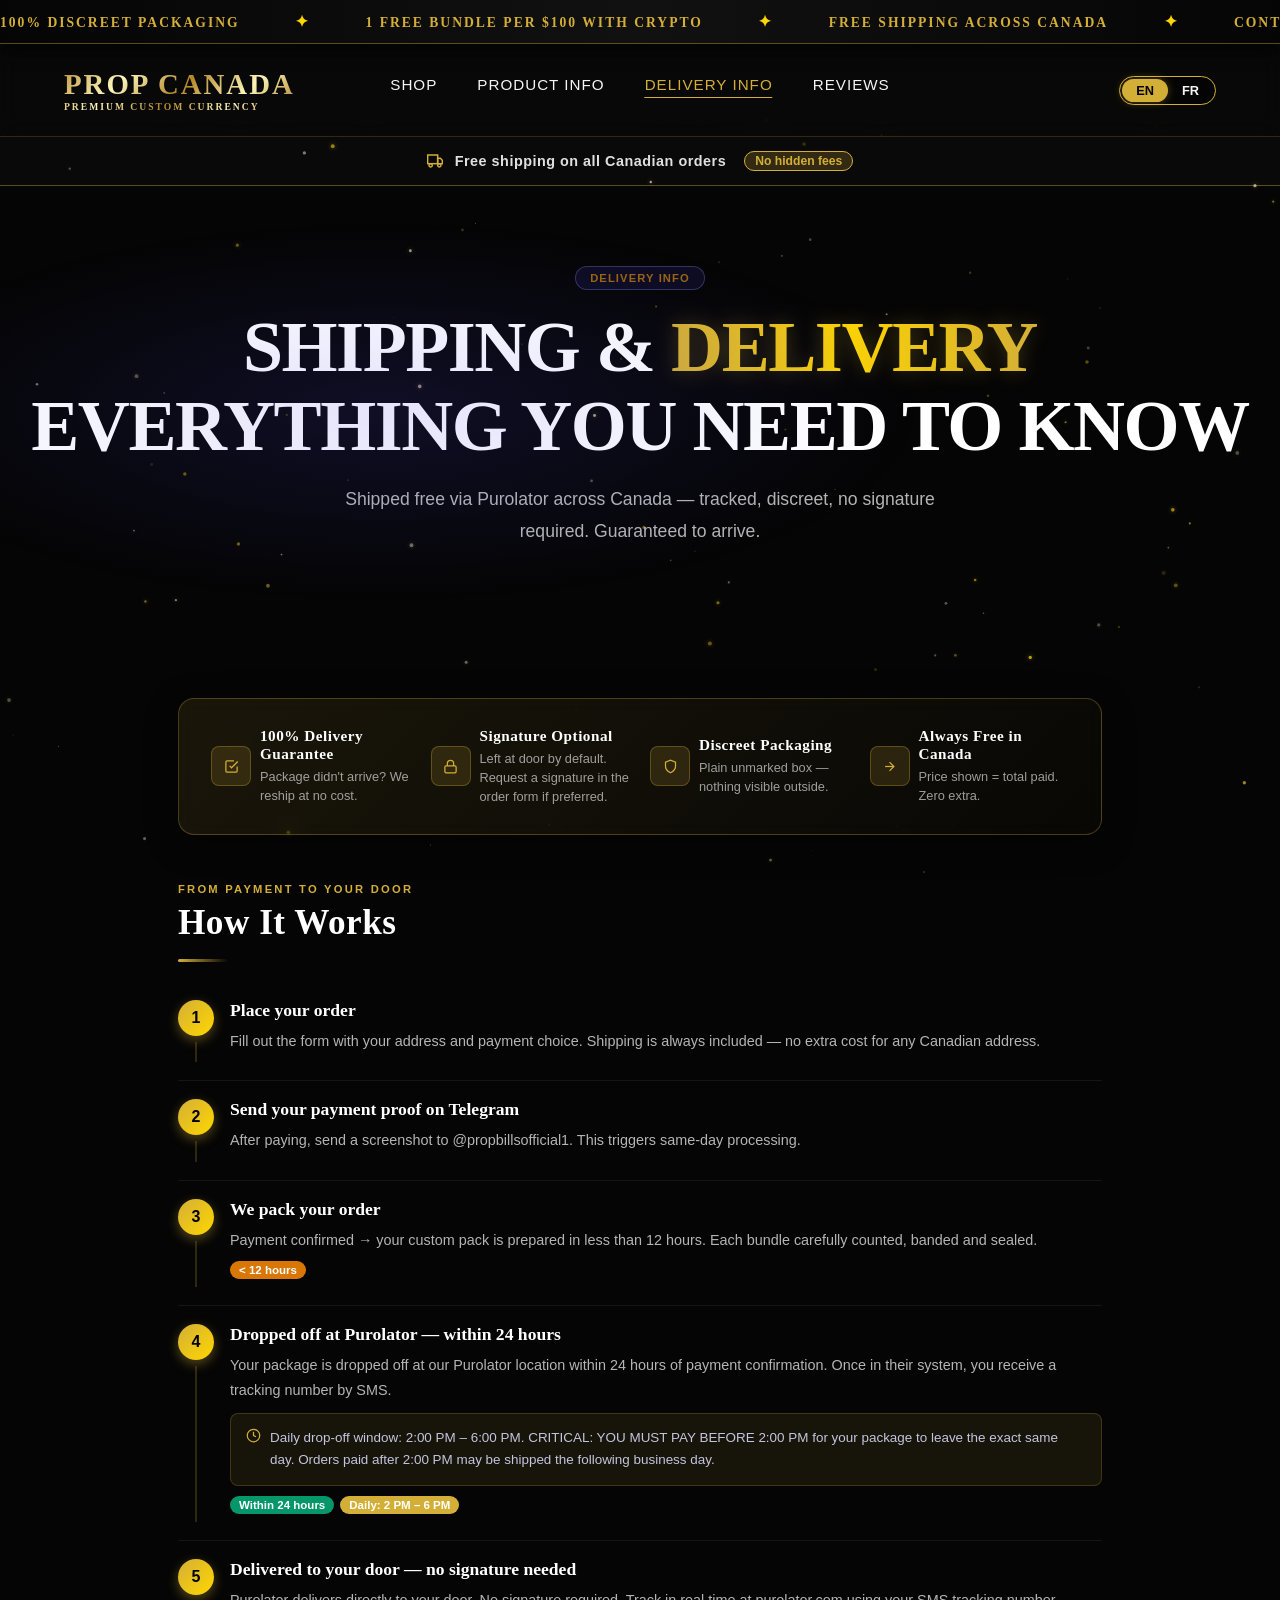
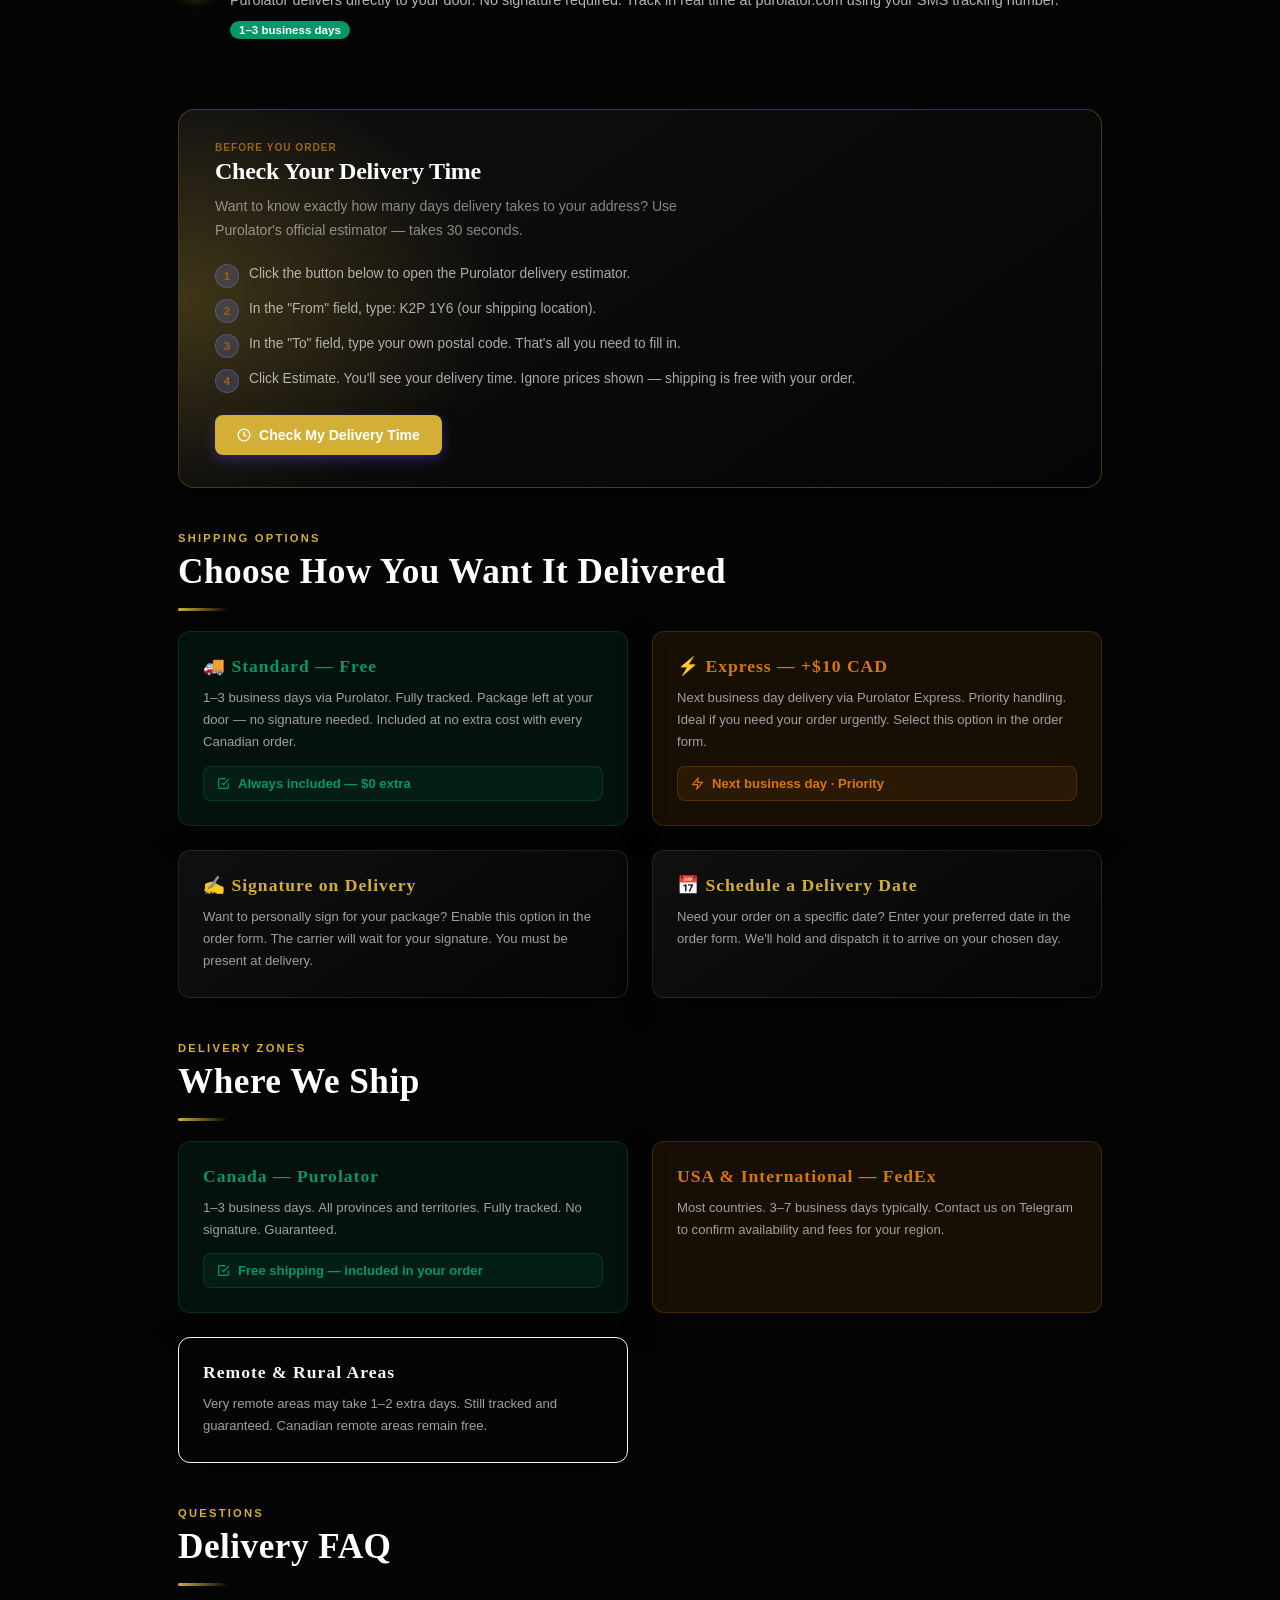
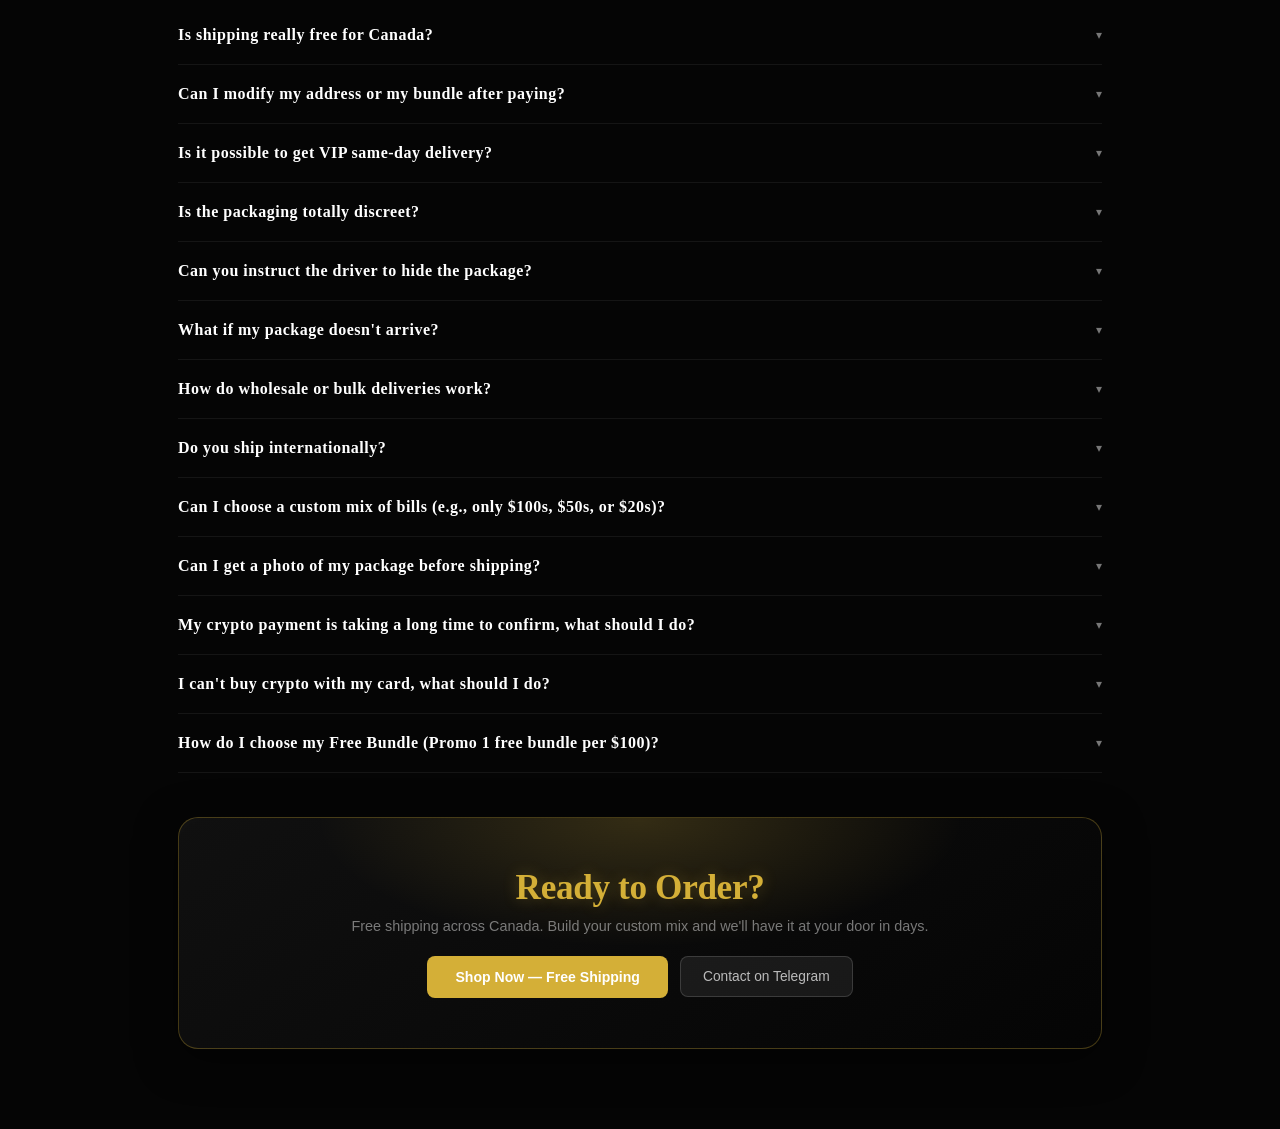
<file: pages/delivery-info.html>
<!DOCTYPE html>
<html lang="en">
<head>
<meta charset="UTF-8">
<meta name="viewport" content="width=device-width, initial-scale=1.0">
<title>Livraison Prop Canada | Delivery Info — Free Shipping Across Canada</title>
<meta name="description" content="Livraison gratuite au Canada via Purolator — 1 à 3 jours ouvrables, emballage discret, garantie. Free shipping on all Canadian prop bills orders. Tracked, discreet, guaranteed.">
<meta name="keywords" content="prop canada livraison, prop bills canada shipping, prop money canada delivery, livraison gratuite canada, free shipping prop bills, prop canada purolator">
<meta name="robots" content="index, follow">
<link rel="canonical" href="https://propcanada.com/pages/delivery-info.html">
    <!-- Open Graph & Twitter Cards -->
    <meta property="og:type" content="website">
    <meta property="og:title" content="Prop Canada | The Ultimate Prop Money Experience">
    <meta property="og:description" content="Elevate your visuals with the most realistic prop money on the market. Flawless details, premium feel, and instant shipping. Secure your bag today.">
    <meta property="og:url" content="https://propcanada.com/">
    <meta property="og:image" content="https://propcanada.com/image/prod/prop%20(3).webp">
    <meta property="og:locale" content="en_CA">
    <meta property="og:locale:alternate" content="fr_CA">
    <meta name="twitter:card" content="summary_large_image">
    <meta name="twitter:title" content="Prop Canada | The Ultimate Prop Money Experience">
    <meta name="twitter:description" content="Elevate your visuals with the most realistic prop money on the market. Flawless details, premium feel, and instant shipping. Secure your bag today.">
    <meta name="twitter:image" content="https://propcanada.com/image/prod/prop%20(3).webp">
    <meta name="author" content="Prop Canada">
<meta name="theme-color" content="#D4AF37">
<link rel="alternate" hreflang="fr-CA" href="https://propcanada.com/pages/delivery-info.html" />
<link rel="alternate" hreflang="en-CA" href="https://propcanada.com/pages/delivery-info.html" />
<link rel="alternate" hreflang="x-default" href="https://propcanada.com/pages/delivery-info.html" />
<script type="application/ld+json">
{
  "@context": "https://schema.org",
  "@type": "FAQPage",
  "mainEntity": [
    {"@type":"Question","name":"Is shipping free for Canada?","acceptedAnswer":{"@type":"Answer","text":"Yes, 100%. The price shown is the total. No shipping fees. Purolator delivery included for all Canadian addresses."}},
    {"@type":"Question","name":"How long does delivery take?","acceptedAnswer":{"@type":"Answer","text":"1-3 business days within Canada from drop-off date via Purolator."}},
    {"@type":"Question","name":"Do I need to be home for delivery?","acceptedAnswer":{"@type":"Answer","text":"No. Purolator leaves the parcel at your door without requiring a signature."}},
    {"@type":"Question","name":"Is the packaging discreet?","acceptedAnswer":{"@type":"Answer","text":"Yes. All orders ship in a plain unmarked box with no shop name or logo visible outside."}},
    {"@type":"Question","name":"What if my package does not arrive?","acceptedAnswer":{"@type":"Answer","text":"We guarantee every delivery. If lost, we reship your entire order at no cost."}}
  ]
}
</script>
<link rel="icon" type="image/jpeg" href="../cashlogo.jpg"><link rel="apple-touch-icon" href="../cashlogo.jpg">
<link rel="manifest" href="../site.webmanifest">
<link rel="preconnect" href="https://fonts.googleapis.com">
<link href="https://fonts.googleapis.com/css2?family=Fraunces:ital,opsz,wght@0,9..144,700;0,9..144,900;1,9..144,900&family=Plus+Jakarta+Sans:wght@300;400;500;600;700&display=swap" rel="stylesheet">
<style>
:root{
  --night:#050505;--night2:#0a0a0a;--night3:#111111;
  --w:rgba(15,15,15,0.7);--g50:rgba(10,10,10,0.6);--g100:#151515;--g200:rgba(212,175,55,0.2);
  --ink:#f5f5f5;--ink2:#c4c5de;--ink3:#a0a0a0;--ink4:#777777;
  --ind:#D4AF37;--ind2:#FFD700;--ind3:#996515;
  --ip:rgba(212,175,55,.09);--ib:rgba(212,175,55,.22);
  --amb:#d97706;--ap:rgba(217,119,6,.09);--ab:rgba(217,119,6,.22);
  --em:#059669;--ep:rgba(5,150,105,.09);--eb:rgba(5,150,105,.22);
  --gold:#f59e0b;
  --r4:4px;--r8:8px;--r12:12px;--r16:16px;--r20:20px;
  --ease:.2s cubic-bezier(.4,0,.2,1);
  --sh:0 2px 12px rgba(12,13,32,.07),0 1px 3px rgba(12,13,32,.04);
  --shm:0 6px 24px rgba(12,13,32,.1),0 2px 8px rgba(12,13,32,.06);
}
*,*::before,*::after{margin:0;padding:0;box-sizing:border-box;}
html{scroll-behavior:smooth;}
body{font-family:'Inter',sans-serif;background:#050505;color:var(--ink);-webkit-font-smoothing:antialiased;}

/* NAV */
.nav{background:var(--night);padding:0 28px;display:flex;align-items:center;justify-content:space-between;height:60px;position:sticky;top:0;z-index:100;box-shadow:0 2px 12px rgba(0,0,0,.3);}
.nav-logo{font-family:'Cinzel',serif;font-size:1.1rem;font-weight:700;color:#fff;text-decoration:none;}
.nav-back{display:flex;align-items:center;gap:7px;color:rgba(255,255,255,.6);text-decoration:none;font-size:.84rem;font-weight:600;transition:color var(--ease);}
.nav-back:hover{color:#fff;}
.lang-sw{display:flex;background:rgba(255,255,255,.08);border:1px solid rgba(255,255,255,.1);border-radius:50px;padding:3px;}
.lb{padding:4px 12px;border:none;border-radius:50px;background:transparent;color:rgba(255,255,255,.45);font-size:.74rem;font-weight:600;cursor:pointer;transition:var(--ease);font-family:'Inter',sans-serif;}
.lb.active{background:var(--ind);color:#fff;}

/* FREE SHIPPING BANNER */
.fsb{background:rgba(10,10,10,0.9); border-bottom:1px solid rgba(212,175,55,0.4); padding:14px 28px; display:flex; align-items:center; justify-content:center; gap:12px; flex-wrap:wrap;}
.fsb svg{color:#D4AF37;flex-shrink:0;}
.fsb-txt{color:#e0e0e0; letter-spacing:0.5px;font-size:.9rem;font-weight:700;}
.fsb-badge{background:rgba(212,175,55,0.2); border:1px solid #D4AF37; color:#D4AF37;padding:2px 10px;border-radius:50px;font-size:.76rem;font-weight:700;margin-left:6px;}

/* HERO */
.hero{background:transparent; padding:80px 28px 60px; position:relative; z-index:1; text-align:center;}
.hero::before{content:'';position:absolute;inset:0;background:radial-gradient(ellipse 60% 60% at 30% 50%,rgba(79,70,229,.15),transparent 70%);pointer-events:none;}
.kicker{display:inline-flex;align-items:center;gap:7px;border:1px solid rgba(129,140,248,.3);background:rgba(79,70,229,.12);color:var(--ind3);padding:5px 14px;border-radius:50px;font-size:.7rem;font-weight:700;letter-spacing:.1em;text-transform:uppercase;margin-bottom:18px;position:relative;z-index:1;}
.hero h1{font-family:\'Cinzel\',serif; font-size:clamp(2.5rem, 6vw, 4.5rem); font-weight:900; color:#fff; letter-spacing:-0.02em; margin-bottom:18px; line-height:1.1; text-transform:uppercase;}
.hero h1 em{background: linear-gradient(to right, #D4AF37, #FFD700, #D4AF37); -webkit-background-clip: text; -webkit-text-fill-color: transparent; font-style: normal; text-shadow: 0 0 20px rgba(212,175,55,0.3);}
.hero p{font-size:1.1rem; color:rgba(255,255,255,0.7); max-width:600px; margin:0 auto 30px; line-height:1.8;}

/* CONTENT */
.wrap{max-width:980px;margin:0 auto;padding:60px 28px 80px;}

/* Guarantee bar */
.gbar{background:linear-gradient(135deg, rgba(212,175,55,0.1), rgba(212,175,55,0.02)); backdrop-filter:blur(10px); border:1.5px solid rgba(212,175,55,0.3); border-radius:var(--r16); padding:28px 32px; margin-bottom:48px; display:flex; align-items:center; gap:20px; flex-wrap:wrap; box-shadow:0 8px 32px rgba(0,0,0,0.4);}
.gbadge{display:flex;align-items:center;gap:9px;flex:1;min-width:170px;}
.gbadge-ico{width:40px;height:40px;border-radius:var(--r8);background:rgba(212,175,55,0.15);border:1px solid rgba(212,175,55,0.3);display:flex;align-items:center;justify-content:center;flex-shrink:0;}
.gbadge-ico svg{color:#D4AF37;}
.g-title{font-family:'Cinzel',serif; font-size:0.95rem; font-weight:700; color:#fff; margin-bottom:4px; letter-spacing:0.5px;}
.g-sub{font-size:0.8rem; color:rgba(255,255,255,0.6); line-height:1.5;}

/* Sections */
.sec{margin-bottom:44px;}
.sec-eye{font-size:.7rem;font-weight:700;letter-spacing:.2em;text-transform:uppercase;color:#D4AF37;margin-bottom:8px;}
.sec-title{font-family:\'Cinzel\',serif; font-size:2.2rem; font-weight:700; color:#fff; letter-spacing:0.5px; margin-bottom:16px;}
.sec-rule{width:50px;height:3px;background:linear-gradient(90deg, #D4AF37, transparent);border-radius:2px;margin-bottom:20px;}

/* Steps */
.steps{display:flex;flex-direction:column;}
.step{display:flex;gap:16px;padding:18px 0;border-bottom:1px solid var(--g100);}
.step:last-child{border-bottom:none;}
.step-nn{display:flex;flex-direction:column;align-items:center;flex-shrink:0;}
.step-n{width:36px;height:36px;border-radius:50%;background:linear-gradient(135deg, #D4AF37, #FFD700); color:#000; font-size:1rem; font-weight:800; display:flex; align-items:center; justify-content:center; box-shadow:0 4px 12px rgba(212,175,55,0.4);}
.step-line{width:2px;flex:1;background:var(--g200);margin-top:6px;}
.step-body{flex:1;padding-bottom:8px;}
.step-h{font-family:'Cinzel',serif; font-size:1.1rem; font-weight:700; color:#fff; margin-bottom:8px;}
.step-d{font-size:0.9rem; color:rgba(255,255,255,0.7); line-height:1.75;}
.tags{display:flex;gap:6px;flex-wrap:wrap;margin-top:8px;}
.tag{display:inline-flex;align-items:center;gap:4px;color:#fff;font-size:.72rem;font-weight:700;padding:3px 9px;border-radius:50px;}
.tag.green{background:var(--em);}
.tag.amber{background:var(--amb);}
.tag.blue{background:var(--ind);}

/* Drop-off box */
.dobox{background:var(--ip);border:1.5px solid var(--ib);border-radius:var(--r8);padding:13px 15px;margin-top:10px;display:flex;align-items:flex-start;gap:9px;}
.dobox svg{color:var(--ind);flex-shrink:0;margin-top:1px;}
.dobox-txt{font-size:.84rem;color:var(--ink2);line-height:1.65;}
.dobox-txt strong{color:var(--ind);}

/* Delivery calculator */
.calc{background:linear-gradient(145deg, rgba(20,20,20,0.8), rgba(5,5,5,0.9)); backdrop-filter:blur(12px); border:1px solid rgba(212,175,55,0.3); border-radius:var(--r16); padding:32px 36px; margin-bottom:44px; position:relative; overflow:hidden; box-shadow:0 8px 32px rgba(0,0,0,0.5);}
.calc::before{content:'';position:absolute;inset:0;background:radial-gradient(ellipse 50% 80% at 0 50%,rgba(212,175,55,.25),transparent 70%);pointer-events:none;}
.calc-in{position:relative;z-index:1;}
.calc-eye{font-size:.63rem;font-weight:700;letter-spacing:.1em;text-transform:uppercase;color:var(--ind3);margin-bottom:5px;}
.calc-title{font-family:'Cinzel',serif;font-size:1.5rem;font-weight:700;color:#fff;margin-bottom:10px;letter-spacing:-.01em;}
.calc-desc{font-size:.88rem;color:rgba(255,255,255,.5);line-height:1.7;margin-bottom:20px;max-width:520px;}
.calc-steps{display:flex;flex-direction:column;gap:10px;margin-bottom:22px;}
.calc-step{display:flex;align-items:flex-start;gap:10px;}
.cs-n{width:24px;height:24px;border-radius:50%;background:rgba(129,140,248,.2);border:1px solid rgba(129,140,248,.3);color:var(--ind3);font-size:.72rem;font-weight:800;display:flex;align-items:center;justify-content:center;flex-shrink:0;margin-top:1px;}
.cs-txt{font-size:.86rem;color:rgba(255,255,255,.65);line-height:1.65;}
.cs-txt code{background:rgba(129,140,248,.15);border:1px solid rgba(129,140,248,.25);padding:1px 7px;border-radius:4px;font-family:monospace;color:var(--ind3);}
.cs-txt strong{color:#fff;}
.btn-calc{display:inline-flex;align-items:center;gap:8px;background:var(--ind);color:#fff;padding:12px 22px;border-radius:var(--r8);font-size:.88rem;font-weight:700;text-decoration:none;transition:var(--ease);box-shadow:0 4px 14px rgba(79,70,229,.4);}
.btn-calc:hover{background:var(--ind2);transform:translateY(-1px);}

/* Info cards */
.cards{display:grid;grid-template-columns:repeat(auto-fill,minmax(300px,1fr)); gap:24px;margin-bottom:12px;}
.card{background:linear-gradient(145deg, rgba(20,20,20,0.8), rgba(5,5,5,0.9)); backdrop-filter: blur(10px); border:1px solid rgba(212,175,55,0.15); border-radius:var(--r12); padding:24px; box-shadow:0 8px 32px rgba(0,0,0,0.4); transition:all var(--ease);}
.card:hover{transform:translateY(-4px); box-shadow:0 12px 40px rgba(212,175,55,0.12); border-color:rgba(212,175,55,0.5);}
.card.green{background:var(--ep);border-color:var(--eb);}
.card.amber{background:var(--ap);border-color:var(--ab);}
.card.orange{background:var(--op);border-color:var(--ob);}
.card h4{font-family:'Cinzel',serif; font-size:1.1rem; font-weight:700; margin-bottom:10px; color:#D4AF37; letter-spacing:1px;}
.card.green h4{color:var(--em);}
.card.amber h4{color:var(--amb);}
.card.orange h4{color:var(--or);}
.card p{font-size:.82rem;color:var(--ink3);line-height:1.7;}
.free-badge{background:var(--ep);border:1px solid var(--eb);border-radius:var(--r8);padding:9px 13px;display:flex;align-items:center;gap:8px;font-size:.82rem;font-weight:600;color:var(--em);margin-top:12px;}
.free-badge svg{flex-shrink:0;}

/* FAQ */
.faq-item{border-bottom:1px solid var(--g100);}
.faq-q{width:100%;background:none;border:none;padding:20px 0;display:flex;align-items:center;justify-content:space-between;gap:12px;cursor:pointer;font-family:'Inter',sans-serif;text-align:left;}
.faq-qt{font-family:'Cinzel',serif; font-size:1rem; font-weight:700; color:#fff; letter-spacing:0.5px;}
.faq-arr{font-size:.78rem;color:var(--ink4);transition:transform var(--ease);}
.faq-a{display:none;padding:0 0 20px;font-size:0.9rem;color:rgba(255,255,255,0.7);line-height:1.8;}
.faq-item.open .faq-arr{transform:rotate(180deg);}
.faq-item.open .faq-a{display:block;}

/* CTA */
.cta{background:linear-gradient(145deg, rgba(20,20,20,0.8), rgba(5,5,5,0.9)); backdrop-filter:blur(12px); border:1px solid rgba(212,175,55,0.3); border-radius:var(--r20); padding:50px 40px; text-align:center; position:relative; overflow:hidden; box-shadow: 0 10px 40px rgba(0,0,0,0.5);}
.cta::before{content:'';position:absolute;inset:0;background:radial-gradient(ellipse 50% 80% at 50% 0%,rgba(212,175,55,.2),transparent 70%);pointer-events:none;}
.cta h2{font-family:'Cinzel',serif;font-size:2.2rem;font-weight:900;color:#D4AF37; text-shadow:0 0 15px rgba(212,175,55,0.3);letter-spacing:-.01em;margin-bottom:10px;position:relative;z-index:1;}
.cta p{font-size:.9rem;color:rgba(255,255,255,.45);margin-bottom:22px;position:relative;z-index:1;}
.cta-btns{display:flex;align-items:center;justify-content:center;gap:12px;flex-wrap:wrap;position:relative;z-index:1;}
.btn-p{background:var(--ind);color:#fff;border:none;padding:13px 28px;border-radius:var(--r8);font-size:.88rem;font-weight:700;cursor:pointer;font-family:'Inter',sans-serif;text-decoration:none;transition:var(--ease);display:inline-block;}
.btn-p:hover{background:var(--ind2);transform:translateY(-1px);}
.btn-g{background:rgba(255,255,255,.07);color:rgba(255,255,255,.7);border:1px solid rgba(255,255,255,.15);padding:12px 22px;border-radius:var(--r8);font-size:.86rem;font-weight:500;text-decoration:none;transition:var(--ease);display:inline-block;}
.btn-g:hover{background:rgba(255,255,255,.12);color:#fff;}

@media(max-width:640px){
  .wrap{padding:36px 14px 60px;}
  .gbar{padding:18px;}
  .calc{background:linear-gradient(145deg, rgba(20,20,20,0.8), rgba(5,5,5,0.9)); backdrop-filter:blur(12px); border:1px solid rgba(212,175,55,0.3); border-radius:var(--r16); padding:32px 36px; margin-bottom:44px; position:relative; overflow:hidden; box-shadow:0 8px 32px rgba(0,0,0,0.5);}
  .nav{padding:0 14px;}
  .fsb{background:rgba(10,10,10,0.9); border-bottom:1px solid rgba(212,175,55,0.4); padding:14px 28px; display:flex; align-items:center; justify-content:center; gap:12px; flex-wrap:wrap;}
}




/* --- CSS POUR LA NAVIGATION DES PAGES SECONDAIRES --- */
:root {
    --gold-primary: #D4AF37;
    --text-muted: #a0a0a0;
    --text-light: #f5f5f5;
    --glass-bg: rgba(10, 10, 10, 0.6);
    --glass-border: rgba(212, 175, 55, 0.2);
    --font-heading: 'Cinzel', serif;
    --font-body: 'Inter', sans-serif;
    --gold-gradient: linear-gradient(135deg, #BF953F, #FCF6BA, #B38728, #FBF5B7, #AA771C);
}
/* --- NAVIGATION --- */
.navbar {
    position: sticky;
    top: 0;
    width: 100%;
    display: flex;
    justify-content: space-between;
    align-items: center;
    padding: 1.5rem 5%;
    background: var(--glass-bg);
    backdrop-filter: blur(12px);
    -webkit-backdrop-filter: blur(12px);
    border-bottom: 1px solid var(--glass-border);
    z-index: 100;
    transition: all 0.3s ease;
}

.navbar .logo {
    font-family: var(--font-heading);
    font-size: 1.8rem;
    font-weight: 700;
    letter-spacing: 2px;
    background: var(--gold-gradient);
    -webkit-background-clip: text;
    -webkit-text-fill-color: transparent;
    text-transform: uppercase;
    text-decoration: none;
}

.nav-links {
    list-style: none;
    display: flex;
    gap: 2.5rem;
    position: absolute;
    left: 50%;
    transform: translateX(-50%);
    margin: 0;
    padding: 0;
}

.nav-links a {
    color: var(--text-light);
    text-decoration: none;
    font-size: 0.95rem;
    font-weight: 400;
    text-transform: uppercase;
    letter-spacing: 1px;
    transition: color 0.3s ease;
    position: relative;
    font-family: var(--font-body);
}

.nav-links a::after {
    content: '';
    position: absolute;
    bottom: -5px;
    left: 0;
    width: 0%;
    height: 1px;
    background: var(--gold-primary);
    transition: width 0.3s ease;
}

.nav-links a:hover,
.nav-links a.active {
    color: var(--gold-primary);
}

.nav-links a:hover::after,
.nav-links a.active::after {
    width: 100%;
}

@media (max-width: 850px) {
    .nav-links { display: none; }
}

/* LANGUAGE TOGGLE */
.lang-tog { display:flex; background:rgba(0,0,0,0.5); border:1px solid #D4AF37; border-radius:50px; padding:2px; }
.lb { padding:4px 14px; border:none; border-radius:50px; background:transparent; color:#f5f5f5; font-size:0.8rem; font-weight:700; cursor:pointer; transition:all 0.3s ease; font-family:'Inter', sans-serif; }
.lb:hover { color:#D4AF37; }
.lb.active { background:#D4AF37; color:#000; box-shadow:0 0 10px rgba(212,175,55,0.4); }



</style>
    <link rel="stylesheet" href="../mobile-menu.css">
</head>
<body>

  <!-- Custom Cursor Removed -->
  <!-- Page Transition Overlay -->
  <div class="page-transition-overlay"></div>



    
    <!-- STRIP MARQUEE -->
    <style>
        .marquee-container { 
            background: linear-gradient(90deg, #050505, #111111, #050505); 
            border-bottom: 1px solid rgba(212, 175, 55, 0.4); 
            overflow: hidden; 
            white-space: nowrap; 
            position: relative; 
            z-index: 1000; 
            padding: 12px 0; 
            box-shadow: 0 4px 20px rgba(0,0,0,0.8); 
            display: flex;
            align-items: center;
        }
        .marquee-content { 
            display: inline-block; 
            white-space: nowrap; 
            animation: marquee 40s linear infinite; 
            font-family: 'Cinzel', serif; 
            font-size: 0.85rem; 
            font-weight: 700; 
            color: #D4AF37; 
            letter-spacing: 2px; 
            text-transform: uppercase;
        }
        .marquee-container:hover .marquee-content { animation-play-state: paused; }
        .marquee-item { display: inline-flex; align-items: center; }
        .marquee-item a { color: #D4AF37; text-decoration: none; transition: all 0.3s ease; }
        .marquee-item a:hover { color: #FFF; text-shadow: 0 0 10px rgba(212,175,55,0.8); }
        .marquee-ornament { margin: 0 50px; color: #FFD700; font-size: 1rem; display: inline-block; animation: m-pulse 2s infinite; }
        @keyframes marquee { 0% { transform: translateX(0); } 100% { transform: translateX(-50%); } }
        @keyframes m-pulse { 0%, 100% { opacity: 1; transform: scale(1); } 50% { opacity: 0.6; transform: scale(0.85); } }
    

/* --- CSS POUR LA NAVIGATION DES PAGES SECONDAIRES --- */
:root {
    --gold-primary: #D4AF37;
    --text-muted: #a0a0a0;
    --text-light: #f5f5f5;
    --glass-bg: rgba(10, 10, 10, 0.6);
    --glass-border: rgba(212, 175, 55, 0.2);
    --font-heading: 'Cinzel', serif;
    --font-body: 'Inter', sans-serif;
    --gold-gradient: linear-gradient(135deg, #BF953F, #FCF6BA, #B38728, #FBF5B7, #AA771C);
}
/* --- NAVIGATION --- */
.navbar {
    position: sticky;
    top: 0;
    width: 100%;
    display: flex;
    justify-content: space-between;
    align-items: center;
    padding: 1.5rem 5%;
    background: var(--glass-bg);
    backdrop-filter: blur(12px);
    -webkit-backdrop-filter: blur(12px);
    border-bottom: 1px solid var(--glass-border);
    z-index: 100;
    transition: all 0.3s ease;
}

.navbar .logo {
    font-family: var(--font-heading);
    font-size: 1.8rem;
    font-weight: 700;
    letter-spacing: 2px;
    background: var(--gold-gradient);
    -webkit-background-clip: text;
    -webkit-text-fill-color: transparent;
    text-transform: uppercase;
    text-decoration: none;
}

.nav-links {
    list-style: none;
    display: flex;
    gap: 2.5rem;
    position: absolute;
    left: 50%;
    transform: translateX(-50%);
    margin: 0;
    padding: 0;
}

.nav-links a {
    color: var(--text-light);
    text-decoration: none;
    font-size: 0.95rem;
    font-weight: 400;
    text-transform: uppercase;
    letter-spacing: 1px;
    transition: color 0.3s ease;
    position: relative;
    font-family: var(--font-body);
}

.nav-links a::after {
    content: '';
    position: absolute;
    bottom: -5px;
    left: 0;
    width: 0%;
    height: 1px;
    background: var(--gold-primary);
    transition: width 0.3s ease;
}

.nav-links a:hover,
.nav-links a.active {
    color: var(--gold-primary);
}

.nav-links a:hover::after,
.nav-links a.active::after {
    width: 100%;
}

@media (max-width: 850px) {
    .nav-links { display: none; }
}

/* LANGUAGE TOGGLE */
.lang-tog { display:flex; background:rgba(0,0,0,0.5); border:1px solid #D4AF37; border-radius:50px; padding:2px; }
.lb { padding:4px 14px; border:none; border-radius:50px; background:transparent; color:#f5f5f5; font-size:0.8rem; font-weight:700; cursor:pointer; transition:all 0.3s ease; font-family:'Inter', sans-serif; }
.lb:hover { color:#D4AF37; }
.lb.active { background:#D4AF37; color:#000; box-shadow:0 0 10px rgba(212,175,55,0.4); }

</style>
    <div class="marquee-container">
        <div class="marquee-content">
            <!-- Set 1 -->
            <span class="marquee-item"><span id="an1">100% Discreet Packaging</span></span>
            <span class="marquee-ornament">✦</span>
            <span class="marquee-item"><span id="an2">1 Free Bundle per $100 with Crypto</span></span>
            <span class="marquee-ornament">✦</span>
            <span class="marquee-item"><span id="an3">Free Shipping Across Canada</span></span>
            <span class="marquee-ornament">✦</span>
            <span class="marquee-item"><a href="https://t.me/propbillsofficial1" target="_blank" id="an-tg">Contact Telegram: @propbillsofficial1</a></span>
            <span class="marquee-ornament">✦</span>
            
            <!-- Set 2 (for seamless loop) -->
            <span class="marquee-item"><span id="an1-dup">100% Discreet Packaging</span></span>
            <span class="marquee-ornament">✦</span>
            <span class="marquee-item"><span id="an2-dup">1 Free Bundle per $100 with Crypto</span></span>
            <span class="marquee-ornament">✦</span>
            <span class="marquee-item"><span id="an3-dup">Free Shipping Across Canada</span></span>
            <span class="marquee-ornament">✦</span>
            <span class="marquee-item"><a href="https://t.me/propbillsofficial1" target="_blank" id="an-tg-dup">Contact Telegram: @propbillsofficial1</a></span>
            <span class="marquee-ornament">✦</span>

            <!-- Set 3 -->
            <span class="marquee-item"><span id="an1-trip">100% Discreet Packaging</span></span>
            <span class="marquee-ornament">✦</span>
            <span class="marquee-item"><span id="an2-trip">1 Free Bundle per $100 with Crypto</span></span>
            <span class="marquee-ornament">✦</span>
            <span class="marquee-item"><span id="an3-trip">Free Shipping Across Canada</span></span>
            <span class="marquee-ornament">✦</span>
            <span class="marquee-item"><a href="https://t.me/propbillsofficial1" target="_blank" id="an-tg-trip">Contact Telegram: @propbillsofficial1</a></span>
            <span class="marquee-ornament">✦</span>
            
            <!-- Set 4 -->
            <span class="marquee-item"><span id="an1-quad">100% Discreet Packaging</span></span>
            <span class="marquee-ornament">✦</span>
            <span class="marquee-item"><span id="an2-quad">1 Free Bundle per $100 with Crypto</span></span>
            <span class="marquee-ornament">✦</span>
            <span class="marquee-item"><span id="an3-quad">Free Shipping Across Canada</span></span>
            <span class="marquee-ornament">✦</span>
            <span class="marquee-item"><a href="https://t.me/propbillsofficial1" target="_blank" id="an-tg-quad">Contact Telegram: @propbillsofficial1</a></span>
            <span class="marquee-ornament">✦</span>
        </div>
    </div>

        
    </div>

    <!-- Effet de particules d'or scintillantes -->
    <canvas id="gold-dust" style="position:fixed; top:0; left:0; width:100vw; height:100vh; z-index:0; pointer-events:none;"></canvas>

    <!-- NAVIGATION -->
                <nav class="navbar">
        <div class="mobile-menu-overlay" id="mobileOverlay" onclick="toggleMobileMenu()"></div>
        <a href="../index.html" class="logo" style="text-decoration:none;">
            <div class="logo-name" id="h-logo-name" style="color:var(--gold-primary, #D4AF37);">PROP CANADA</div>
            <div class="logo-sub" id="h-logo-sub" style="font-size:0.6rem;color:var(--text-muted, #a0a0a0);letter-spacing:2px;text-transform:uppercase;">Premium Custom Currency</div>
        </a>
        <div class="nav-menu-wrapper" id="navMenu">
        <ul class="nav-links">
            <li><a href="../index.html#boutique" id="hero-shop-lbl" >Shop</a></li>
            <li><a href="product-info.html" id="hero-product-lbl" >Product Info</a></li>
            <li><a href="delivery-info.html" id="hero-delivery-lbl" class='active'>Delivery Info</a></li>
            <li><a href="reviews.html" id="hero-reviews-lbl" >Reviews</a></li>
        </ul>
        <div class="lang-tog-wrapper">
            <div class="lang-tog">
                <button class="lb active" id="lang-en" onclick="setLang('en')">EN</button>
                <button class="lb" id="lang-fr" onclick="setLang('fr')">FR</button>
            </div>
        </div>
    </div>
    <button class="mobile-menu-btn" onclick="toggleMobileMenu()" aria-label="Toggle Menu">
        <svg viewBox="0 0 24 24" fill="none" stroke="currentColor" stroke-width="2"><line x1="3" y1="12" x2="21" y2="12" class="line1"></line><line x1="3" y1="6" x2="21" y2="6" class="line2"></line><line x1="3" y1="18" x2="21" y2="18" class="line3"></line></svg>
    </button>
    </nav>


<div class="fsb">
  <svg width="16" height="16" fill="none" stroke="currentColor" stroke-width="2.2" viewBox="0 0 24 24"><rect x="1" y="3" width="15" height="13"/><polygon points="16 8 20 8 23 11 23 16 16 16 16 8"/><circle cx="5.5" cy="18.5" r="2.5"/><circle cx="18.5" cy="18.5" r="2.5"/></svg>
  <span class="fsb-txt" id="fsb-txt">Free shipping on all Canadian orders</span>
  <span class="fsb-badge" id="fsb-badge">No hidden fees</span>
</div>

<div class="hero">
  <div class="kicker" id="kicker">Delivery Info</div>
  <h1 id="h1">Shipping &amp; <em>Delivery</em><br>Everything You Need to Know</h1>
  <p id="hdesc">Shipped free via Purolator across Canada — tracked, discreet, no signature required. Guaranteed to arrive.</p>
</div>

<div class="wrap">

  <!-- GUARANTEES -->
  <div class="gbar">
    <div class="gbadge">
      <div class="gbadge-ico"><svg width="15" height="15" fill="none" stroke="currentColor" stroke-width="2" viewBox="0 0 24 24"><polyline points="9 11 12 14 22 4"/><path d="M21 12v7a2 2 0 01-2 2H5a2 2 0 01-2-2V5a2 2 0 012-2h11"/></svg></div>
      <div><div class="g-title" id="gb1h">100% Delivery Guarantee</div><div class="g-sub" id="gb1s">Package didn't arrive? We reship at no cost.</div></div>
    </div>
    <div class="gbadge">
      <div class="gbadge-ico"><svg width="15" height="15" fill="none" stroke="currentColor" stroke-width="2" viewBox="0 0 24 24"><rect x="3" y="11" width="18" height="11" rx="2"/><path d="M7 11V7a5 5 0 0110 0v4"/></svg></div>
      <div><div class="g-title" id="gb2h">Signature Optional</div><div class="g-sub" id="gb2s">Left at your door by default. Request a signature in the order form if preferred.</div></div>
    </div>
    <div class="gbadge">
      <div class="gbadge-ico"><svg width="15" height="15" fill="none" stroke="currentColor" stroke-width="2" viewBox="0 0 24 24"><path d="M12 22s8-4 8-10V5l-8-3-8 3v7c0 6 8 10 8 10z"/></svg></div>
      <div><div class="g-title" id="gb3h">Discreet Packaging</div><div class="g-sub" id="gb3s">Plain unmarked box — nothing visible outside.</div></div>
    </div>
    <div class="gbadge">
      <div class="gbadge-ico"><svg width="15" height="15" fill="none" stroke="currentColor" stroke-width="2" viewBox="0 0 24 24"><line x1="5" y1="12" x2="19" y2="12"/><polyline points="12 5 19 12 12 19"/></svg></div>
      <div><div class="g-title" id="gb4h">Always Free in Canada</div><div class="g-sub" id="gb4s">Price shown = total paid. Zero extra.</div></div>
    </div>
  </div>

  <!-- HOW IT WORKS -->
  <div class="sec">
    <div class="sec-eye" id="flow-eye">From Payment to Your Door</div>
    <div class="sec-title" id="flow-h">How It Works</div>
    <div class="sec-rule"></div>
    <div class="steps">

      <div class="step">
        <div class="step-nn"><div class="step-n">1</div><div class="step-line"></div></div>
        <div class="step-body">
          <div class="step-h" id="s1h">Place your order</div>
          <div class="step-d" id="s1d">Fill out the form with your address and payment choice. Shipping is always included — no extra cost for any Canadian address.</div>
        </div>
      </div>

      <div class="step">
        <div class="step-nn"><div class="step-n">2</div><div class="step-line"></div></div>
        <div class="step-body">
          <div class="step-h" id="s2h">Send your payment proof on Telegram</div>
          <div class="step-d" id="s2d">After paying, send a screenshot to <a href="https://t.me/propbillsofficial1" target="_blank" style="color:var(--ind);font-weight:600;">@propbillsofficial1</a>. This triggers same-day processing.</div>
        </div>
      </div>

      <div class="step">
        <div class="step-nn"><div class="step-n">3</div><div class="step-line"></div></div>
        <div class="step-body">
          <div class="step-h" id="s3h">We pack your order</div>
          <div class="step-d" id="s3d">Payment confirmed → your custom pack is prepared in less than 12 hours. Each bundle is carefully counted, banded and sealed.</div>
          <div class="tags"><span class="tag amber" id="s3t">&lt; 12 hours</span></div>
        </div>
      </div>

      <div class="step">
        <div class="step-nn"><div class="step-n">4</div><div class="step-line"></div></div>
        <div class="step-body">
          <div class="step-h" id="s4h">Dropped off at Purolator — within 24 hours</div>
          <div class="step-d" id="s4d">Your package is dropped off at our Purolator location within 24 hours of payment confirmation. Once in Purolator's system, you receive a tracking number by SMS.</div>
          <div class="dobox">
            <svg width="15" height="15" fill="none" stroke="currentColor" stroke-width="2" viewBox="0 0 24 24"><circle cx="12" cy="12" r="10"/><polyline points="12 6 12 12 16 14"/></svg>
            <div class="dobox-txt" id="dobox-txt"><strong>Daily drop-off window: 2:00 PM – 6:00 PM.</strong> CRITICAL: YOU MUST PAY BEFORE 2:00 PM for your package to leave the exact same day. Orders paid after 2:00 PM may be shipped the following business day.</div>
          </div>
          <div class="tags" style="margin-top:10px;">
            <span class="tag green" id="s4t">Within 24 hours</span>
            <span class="tag blue" id="s4t2">Daily: 2 PM – 6 PM</span>
          </div>
        </div>
      </div>

      <div class="step">
        <div class="step-nn"><div class="step-n">5</div></div>
        <div class="step-body">
          <div class="step-h" id="s5h">Delivered to your door — no signature needed</div>
          <div class="step-d" id="s5d">Purolator delivers directly to your door. No signature required — the driver leaves the parcel safely. Track in real time at purolator.com using your SMS tracking number.</div>
          <div class="tags"><span class="tag green" id="s5t">1–3 business days</span></div>
        </div>
      </div>

    </div>
  </div>

  <!-- DELIVERY CALCULATOR -->
  <div class="calc">
    <div class="calc-in">
      <div class="calc-eye" id="calc-eye">Before You Order</div>
      <div class="calc-title" id="calc-title">Check Your Delivery Time</div>
      <div class="calc-desc" id="calc-desc">Want to know exactly how many days delivery takes to your address? Use Purolator's official estimator — takes 30 seconds. Here's exactly what to do:</div>
      <div class="calc-steps">
        <div class="calc-step"><div class="cs-n">1</div><div class="cs-txt" id="cs1">Click the button below to open the Purolator delivery estimator.</div></div>
        <div class="calc-step"><div class="cs-n">2</div><div class="cs-txt" id="cs2">In the <strong>"From" field</strong>, type: <code>K2P 1Y6</code> (our shipping location).</div></div>
        <div class="calc-step"><div class="cs-n">3</div><div class="cs-txt" id="cs3">In the <strong>"To" field</strong>, type <strong>your own postal code</strong>. That's all you need to fill in.</div></div>
        <div class="calc-step"><div class="cs-n">4</div><div class="cs-txt" id="cs4">Click <strong>Estimate</strong>. You'll see your estimated delivery time. <em style="color:rgba(255,255,255,.38);">Ignore prices — shipping is free with your order.</em></div></div>
      </div>
      <a href="https://eshiponline.purolator.com/ShipOnline/estimates/estimate.aspx" target="_blank" rel="noopener" class="btn-calc" id="calc-btn">
        <svg width="14" height="14" fill="none" stroke="currentColor" stroke-width="2.2" viewBox="0 0 24 24"><circle cx="12" cy="12" r="10"/><polyline points="12 6 12 12 16 14"/></svg>
        <span id="calc-btn-txt">Check My Delivery Time</span>
      </a>
    </div>
  </div>


  <!-- DELIVERY OPTIONS -->
  <div class="sec" id="sec-options">
    <div class="sec-eye" id="opts-eye">Shipping Options</div>
    <div class="sec-title" id="opts-h">Choose How You Want It Delivered</div>
    <div class="sec-rule"></div>
    <div class="cards">

      <div class="card green">
        <h4 id="opt1h">🚚 Standard — Free</h4>
        <p id="opt1p">1–3 business days via Purolator. Fully tracked. Package left at your door — no signature needed. Included at no extra cost with every order across Canada.</p>
        <div class="free-badge">
          <svg width="13" height="13" fill="none" stroke="currentColor" stroke-width="2.2" viewBox="0 0 24 24"><polyline points="9 11 12 14 22 4"/><path d="M21 12v7a2 2 0 01-2 2H5a2 2 0 01-2-2V5a2 2 0 012-2h11"/></svg>
          <span id="opt1free">Always included — $0 extra</span>
        </div>
      </div>

      <div class="card amber">
        <h4 id="opt2h">⚡ Express — +$10 CAD</h4>
        <p id="opt2p">Next business day delivery via Purolator Express. Priority handling and scanning. Ideal if you need your order urgently. Select this option at checkout.</p>
        <div class="free-badge" style="background:var(--ap); border-color:var(--ab); color:var(--amb);">
          <svg width="13" height="13" fill="none" stroke="currentColor" stroke-width="2.2" viewBox="0 0 24 24"><polygon points="13 2 3 14 12 14 11 22 21 10 12 10 13 2"/></svg>
          <span id="opt2badge">Next business day · Priority</span>
        </div>
      </div>

      <div class="card">
        <h4 id="opt3h">✍️ Signature on Delivery</h4>
        <p id="opt3p">Want to personally sign for your package? Enable this option in the order form. The carrier will wait for you to be present. You must be available at the time of delivery.</p>
      </div>

      <div class="card">
        <h4 id="opt4h">📅 Schedule a Delivery Date</h4>
        <p id="opt4p">Need your order on a specific date? Enter your preferred delivery date directly in the order form. We'll hold your shipment and dispatch it to arrive on your chosen day.</p>
      </div>

    </div>
  </div>

  <!-- ZONES -->
  <div class="sec">
    <div class="sec-eye" id="zones-eye">Delivery Zones</div>
    <div class="sec-title" id="zones-h">Where We Ship</div>
    <div class="sec-rule"></div>
    <div class="cards">
      <div class="card green">
        <h4 id="z1h">Canada — Purolator</h4>
        <p id="z1p">1–3 business days. All provinces and territories. Fully tracked. No signature. Guaranteed delivery.</p>
        <div class="free-badge"><svg width="13" height="13" fill="none" stroke="currentColor" stroke-width="2.2" viewBox="0 0 24 24"><polyline points="9 11 12 14 22 4"/><path d="M21 12v7a2 2 0 01-2 2H5a2 2 0 01-2-2V5a2 2 0 012-2h11"/></svg><span id="z1free">Free shipping — included in your order</span></div>
      </div>
      <div class="card amber">
        <h4 id="z2h">USA &amp; International — FedEx</h4>
        <p id="z2p">Available in most countries. Typically 3–7 business days. Contact us on Telegram first to confirm availability and any applicable fees for your region.</p>
      </div>
      <div class="card orange">
        <h4 id="z3h">Remote &amp; Rural Areas</h4>
        <p id="z3p">Very remote areas may take 1–2 extra days. Still fully tracked and guaranteed. Canadian remote areas remain free of charge.</p>
      </div>
    </div>
  </div>

  <!-- FAQ -->
  <div class="sec">
    <div class="sec-eye" id="faq-eye">Questions</div>
    <div class="sec-title" id="faq-h">Delivery FAQ</div>
    <div class="sec-rule"></div>
    <div id="faq-list"></div>
  </div>

  <!-- CTA -->
  <div class="cta">
    <h2 id="cta-h">Ready to Order?</h2>
    <p id="cta-p">Free shipping across Canada. Build your custom mix and we'll have it at your door in days.</p>
    <div class="cta-btns">
      <a href="../index.html#shop" class="btn-p" id="cta-shop">Shop Now — Free Shipping</a>
      <a href="https://t.me/propbillsofficial1" target="_blank" class="btn-g" id="cta-tg">Contact on Telegram</a>
    </div>
  </div>

</div>

<script>
let lang='en';
const T={
  en:{
    backLbl:"Back to Shop",
    fsbTxt:"Free shipping on all Canadian orders", fsbBadge:"No hidden fees",
    kicker:"Delivery Info",
    h1:'Shipping &amp; <em>Delivery</em><br>Everything You Need to Know',
    hdesc:"Shipped free via Purolator across Canada — tracked, discreet, no signature required. Guaranteed to arrive.",
    gb1h:"100% Delivery Guarantee",gb1s:"Package didn't arrive? We reship at no cost.",
    gb2h:"Signature Optional",gb2s:"Left at door by default. Request a signature in the order form if preferred.",
    gb3h:"Discreet Packaging",gb3s:"Plain unmarked box — nothing visible outside.",
    gb4h:"Always Free in Canada",gb4s:"Price shown = total paid. Zero extra.",
    flowEye:"From Payment to Your Door",flowH:"How It Works",
    s1h:"Place your order",s1d:"Fill out the form with your address and payment choice. Shipping is always included — no extra cost for any Canadian address.",
    s2h:"Send your payment proof on Telegram",s2d:"After paying, send a screenshot to @propbillsofficial1. This triggers same-day processing.",
    s3h:"We pack your order",s3d:"Payment confirmed → your custom pack is prepared in less than 12 hours. Each bundle carefully counted, banded and sealed.",s3t:"< 12 hours",
    s4h:"Dropped off at Purolator — within 24 hours",
    s4d:"Your package is dropped off at our Purolator location within 24 hours of payment confirmation. Once in their system, you receive a tracking number by SMS.",
    doboxTxt:"Daily drop-off window: 2:00 PM – 6:00 PM. CRITICAL: YOU MUST PAY BEFORE 2:00 PM for your package to leave the exact same day. Orders paid after 2:00 PM may be shipped the following business day.",
    s4t:"Within 24 hours",s4t2:"Daily: 2 PM – 6 PM",
    s5h:"Delivered to your door — no signature needed",s5d:"Purolator delivers directly to your door. No signature required. Track in real time at purolator.com using your SMS tracking number.",s5t:"1–3 business days",
    calcEye:"Before You Order",calcTitle:"Check Your Delivery Time",
    calcDesc:"Want to know exactly how many days delivery takes to your address? Use Purolator's official estimator — takes 30 seconds.",
    cs1:"Click the button below to open the Purolator delivery estimator.",
    cs2:'In the "From" field, type: K2P 1Y6 (our shipping location).',
    cs3:'In the "To" field, type your own postal code. That\'s all you need to fill in.',
    cs4:'Click Estimate. You\'ll see your delivery time. Ignore prices shown — shipping is free with your order.',
    calcBtnTxt:"Check My Delivery Time",
    zonesEye:"Delivery Zones",zonesH:"Where We Ship",
    z1h:"Canada — Purolator",z1p:"1–3 business days. All provinces and territories. Fully tracked. No signature. Guaranteed.",
    z1free:"Free shipping — included in your order",
    z2h:"USA & International — FedEx",z2p:"Most countries. 3–7 business days typically. Contact us on Telegram to confirm availability and fees for your region.",
    z3h:"Remote & Rural Areas",z3p:"Very remote areas may take 1–2 extra days. Still tracked and guaranteed. Canadian remote areas remain free.",
    faqEye:"Questions",faqH:"Delivery FAQ",
    faqs:[
      {q:"Is shipping really free for Canada?",a:"Yes — 100%. Purolator delivery is always included. If you are placing a massive bulk order and need special freight arrangements, <strong>message us on Telegram</strong> to organize it."},
      {q:"Can I modify my address or my bundle after paying?",a:"Yes, but you must act fast. <strong>Contact us immediately on our private Telegram chat</strong> within 2 hours of your payment. We can manually adjust your order before it gets dropped off at Purolator."},
      {q:"Is it possible to get VIP same-day delivery?",a:"For urgent VIP requests or specific deadlines, <strong>reach out to us directly on Telegram</strong>. Depending on your city and the time of day, we can sometimes arrange custom logistics."},
      {q:"Is the packaging totally discreet?",a:"Absolutely. All orders ship in a plain, unmarked box. If you live in a building with strict concierge rules or need extreme discretion, <strong>message us on Telegram</strong> and we will adapt the packaging to your needs."},
      {q:"Can you instruct the driver to hide the package?",a:"Yes! We can add specific delivery instructions for the Purolator driver (e.g., 'leave behind the side gate'). <strong>Send your specific instructions to our Telegram chat</strong> right after placing your order."},
      {q:"What if my package doesn't arrive?",a:"We guarantee every delivery. If your order is delayed or lost, <strong>message us on Telegram immediately</strong>. We investigate directly with Purolator and will reship your order at no cost."},
      {q:"How do wholesale or bulk deliveries work?",a:"Large wholesale orders require specialized discreet shipping methods. <strong>Come chat with us on Telegram</strong> so we can coordinate the safest delivery strategy for your volume."},
      {q:"Do you ship internationally?",a:"Yes, via FedEx. Customs rules and rates vary wildly by country. You <strong>MUST contact us on Telegram</strong> before placing an international order so we can confirm safe routing to your location."},
      {q:"Can I choose a custom mix of bills (e.g., only $100s, $50s, or $20s)?",a:"Yes, we can customize your bundle exactly how you want it, whether you prefer 100s, 50s, or 20s. <strong>Contact us on Telegram</strong> immediately after ordering to request your custom stack before we pack it."},
      {q:"Can I get a photo of my package before shipping?",a:"Yes, for total peace of mind, we can send you a photo of your prepared order and shipping label. <strong>Send us your order number on Telegram</strong> to request this."},
      {q:"My crypto payment is taking a long time to confirm, what should I do?",a:"Don't panic! The blockchain can sometimes be slow. <strong>Send us your transaction ID on Telegram</strong> and our team will monitor it manually to ensure your package leaves as soon as it clears."},
      {q:"I can't buy crypto with my card, what should I do?",a:"If your bank blocks crypto purchases, the Interac e-Transfer method works perfectly. If you are still stuck, <strong>reach out on Telegram</strong> — we can even take your payment directly via Interac e-Transfer manually if necessary."},
      {q:"How do I choose my Free Bundle (Promo 1 free bundle per $100)?",a:"The free bundle is added automatically, but if you want to specify exactly which type of bills you receive as a gift, <strong>message us on Telegram</strong> right after your purchase!"}
    ],

    optsEye:"Shipping Options", optsH:"Choose How You Want It Delivered",
    opt1h:"🚚 Standard — Free", opt1p:"1–3 business days via Purolator. Fully tracked. Package left at your door — no signature needed. Included at no extra cost with every Canadian order.",
    opt1free:"Always included — $0 extra",
    opt2h:"⚡ Express — +$10 CAD", opt2p:"Next business day delivery via Purolator Express. Priority handling. Ideal if you need your order urgently. Select this option in the order form.",
    opt2badge:"Next business day · Priority",
    opt3h:"✍️ Signature on Delivery", opt3p:"Want to personally sign for your package? Enable this option in the order form. The carrier will wait for your signature. You must be present at delivery.",
    opt4h:"📅 Schedule a Delivery Date", opt4p:"Need your order on a specific date? Enter your preferred date in the order form. We'll hold and dispatch it to arrive on your chosen day.",
    ctaH:"Ready to Order?",ctaP:"Free shipping across Canada. Build your custom mix and we'll have it at your door in days.",
    ctaShop:"Shop Now — Free Shipping",ctaTg:"Contact on Telegram"
  },
  fr:{
    backLbl:"Retour à la boutique",
    fsbTxt:"Livraison gratuite sur toutes les commandes au Canada",fsbBadge:"Sans frais cachés",
    kicker:"Infos Livraison",
    h1:'Expédition &amp; <em>Livraison</em><br>Tout ce que vous devez savoir',
    hdesc:"Livraison gratuite via Purolator partout au Canada — suivi, discret, sans signature. Garantie d'arrivée.",
    gb1h:"Garantie de livraison 100 %",gb1s:"Colis non reçu ? On le réexpédie sans frais.",
    gb2h:"Signature en option",gb2s:"Laissé à la porte par défaut. Demandez une signature dans le formulaire si souhaité.",
    gb3h:"Emballage discret",gb3s:"Boîte neutre sans marquage visible à l'extérieur.",
    gb4h:"Toujours gratuit au Canada",gb4s:"Prix affiché = total payé. Rien de plus.",
    flowEye:"Du paiement à votre porte",flowH:"Comment ça fonctionne",
    s1h:"Vous passez votre commande",s1d:"Remplissez le formulaire avec votre adresse et votre mode de paiement. La livraison est toujours incluse — aucun frais supplémentaire pour les adresses canadiennes.",
    s2h:"Envoyez votre preuve de paiement sur Telegram",s2d:"Après avoir payé, envoyez une capture d'écran à @propbillsofficial1. Cela déclenche le traitement le jour même.",
    s3h:"Nous préparons votre commande",s3d:"Paiement confirmé → votre pack sur mesure est préparé en moins de 12 heures. Chaque liasse comptée, attachée et scellée.",s3t:"< 12 heures",
    s4h:"Déposé chez Purolator — dans les 24 heures",
    s4d:"Votre colis est déposé chez Purolator dans les 24 heures suivant la confirmation du paiement. Une fois dans leur système, vous recevez un numéro de suivi par SMS.",
    doboxTxt:"Horaire de dépôt quotidien : 14 h – 18 h. IMPORTANT : VOUS DEVEZ PAYER AVANT 14h00 pour que votre colis parte le jour même. Les commandes payées après 14h00 risquent de partir le jour ouvrable suivant.",
    s4t:"Dans les 24 heures",s4t2:"Quotidien : 14 h – 18 h",
    s5h:"Livré à votre porte — sans signature",s5d:"Purolator livre directement à votre porte. Aucune signature requise. Suivez en temps réel sur purolator.com avec votre numéro reçu par SMS.",s5t:"1–3 jours ouvrables",
    calcEye:"Avant de commander",calcTitle:"Calculez votre délai de livraison",
    calcDesc:"Vous voulez savoir exactement combien de jours ça prendra ? Utilisez l'estimateur officiel de Purolator — 30 secondes. Voici quoi faire :",
    cs1:"Cliquez sur le bouton ci-dessous pour ouvrir l'estimateur de livraison Purolator.",
    cs2:'Dans le champ "De", tapez : K2P 1Y6 (notre point d\'expédition).',
    cs3:'Dans le champ "À", tapez votre propre code postal. C\'est tout ce qu\'il faut remplir.',
    cs4:'Cliquez sur Estimer. Vous verrez votre délai. Ignorez les prix affichés — la livraison est gratuite avec votre commande.',
    calcBtnTxt:"Calculer mon délai de livraison",
    zonesEye:"Zones de livraison",zonesH:"Où nous livrons",
    z1h:"Canada — Purolator",z1p:"1–3 jours ouvrables. Toutes les provinces et territoires. Suivi complet. Sans signature. Garantie.",
    z1free:"Livraison gratuite — incluse dans votre commande",
    z2h:"USA et international — FedEx",z2p:"La plupart des pays. 3–7 jours ouvrables. Contactez-nous sur Telegram pour confirmer disponibilité et tarifs pour votre région.",
    z3h:"Zones éloignées et rurales",z3p:"Les zones très éloignées peuvent prendre 1–2 jours de plus. Toujours suivi et garanti. Zones éloignées canadiennes sans frais.",
    faqEye:"Questions",faqH:"FAQ Livraison",
    faqs:[
      {q:"La livraison est-elle vraiment gratuite au Canada ?",a:"Oui — à 100 %. La livraison Purolator est toujours incluse. Si vous passez une commande de gros volume (wholesale) nécessitant une logistique spéciale, <strong>contactez-nous sur Telegram</strong> pour l'organiser."},
      {q:"Puis-je modifier mon adresse ou mon pack après le paiement ?",a:"Oui, mais vous devez agir vite. <strong>Contactez-nous immédiatement sur notre chat privé Telegram</strong> dans les 2 heures suivant le paiement. Nous pourrons ajuster manuellement votre commande avant le dépôt chez Purolator."},
      {q:"Est-il possible d'avoir une livraison VIP le jour même ?",a:"Pour les demandes VIP urgentes, <strong>venez nous parler directement sur Telegram</strong>. Selon votre ville et l'heure, nous pouvons parfois organiser une logistique sur mesure."},
      {q:"L'emballage est-il totalement discret ?",a:"Absolument. Tout est expédié dans une boîte neutre. Si votre immeuble a des règles strictes ou si vous avez besoin d'une discrétion extrême, <strong>écrivez-nous sur Telegram</strong> et nous adapterons le colis."},
      {q:"Pouvez-vous dire au livreur de cacher le colis ?",a:"Oui ! Nous pouvons transmettre des instructions spécifiques au chauffeur (ex: 'laisser derrière la barrière'). <strong>Envoyez vos instructions sur notre chat Telegram</strong> juste après votre commande."},
      {q:"Que faire si mon colis n'arrive pas ?",a:"Chaque livraison est garantie. Si votre commande est retardée, <strong>contactez-nous sur Telegram immédiatement</strong>. Nous gérons le problème avec Purolator et réexpédierons votre colis sans frais."},
      {q:"Comment fonctionnent les livraisons de gros (Wholesale) ?",a:"Les très grosses commandes nécessitent une expédition spécialisée. <strong>Venez discuter avec nous sur Telegram</strong> pour que nous coordonnions la stratégie de livraison la plus sûre pour votre volume."},
      {q:"Livrez-vous à l'international ?",a:"Oui, via FedEx. Les douanes et les tarifs varient énormément selon les pays. Vous <strong>DEVEZ nous contacter sur Telegram</strong> avant une commande internationale pour confirmer que l'itinéraire est sûr vers votre région."},
      {q:"Puis-je choisir un mix personnalisé (ex: uniquement des 100$, 50$ ou 20$) ?",a:"Oui, nous pouvons personnaliser votre liasse exactement comme vous le souhaitez, que ce soit en billets de 100, 50 ou 20. <strong>Contactez-nous sur Telegram</strong> immédiatement après votre commande pour nous indiquer votre mix sur mesure avant l'emballage."},
      {q:"Est-ce que je peux recevoir une photo de mon colis avant l'expédition ?",a:"Oui, pour une tranquillité d'esprit totale, nous pouvons vous envoyer une photo de votre commande préparée avec votre étiquette d'expédition. <strong>Envoyez-nous votre numéro de commande sur Telegram</strong> pour le demander."},
      {q:"Mon paiement crypto prend beaucoup de temps à être confirmé, que faire ?",a:"Pas de panique ! La blockchain peut parfois être ralentie. <strong>Envoyez-nous votre ID de transaction (Hash) sur Telegram</strong> et notre équipe la surveillera manuellement pour s'assurer que votre colis parte dès qu'elle est validée."},
      {q:"Je n'arrive pas à acheter de la crypto avec ma carte, comment faire ?",a:"Si votre banque bloque l'achat de crypto par carte, la méthode par Virement Interac fonctionne toujours. Si vous êtes bloqué, <strong>rejoignez-nous sur Telegram</strong> — nous pourrons même accepter un paiement directement par Virement Interac en privé si vous n'y arrivez pas."},
      {q:"Comment puis-je choisir ma Liasse Gratuite (Promo 1 offerte par 100$) ?",a:"La liasse gratuite est ajoutée automatiquement, mais si vous souhaitez choisir exactement quel type de billets vous voulez en cadeau, <strong>envoyez-nous un message sur Telegram</strong> juste après votre achat !"}
    ],

    optsEye:"Options d'expédition", optsH:"Choisissez votre mode de livraison",
    opt1h:"🚚 Standard — Gratuit", opt1p:"1–3 jours ouvrables via Purolator. Suivi complet. Colis laissé à la porte — aucune signature requise. Inclus sans frais avec toute commande au Canada.",
    opt1free:"Toujours inclus — 0 $ supplémentaire",
    opt2h:"⚡ Express — +10 $ CAD", opt2p:"Livraison le prochain jour ouvrable via Purolator Express. Traitement prioritaire. Idéal si vous avez besoin de votre commande rapidement. Sélectionnez cette option dans le formulaire.",
    opt2badge:"Prochain jour ouvrable · Prioritaire",
    opt3h:"✍️ Signature à la livraison", opt3p:"Vous voulez signer personnellement pour votre colis ? Activez cette option dans le formulaire de commande. Le livreur attendra votre présence. Vous devez être disponible à la livraison.",
    opt4h:"📅 Planifier une date de livraison", opt4p:"Vous avez besoin de votre commande à une date précise ? Entrez votre date préférée dans le formulaire. Nous retiendrons l'expédition pour qu'elle arrive à la date choisie.",
    ctaH:"Prêt à commander ?",ctaP:"Livraison gratuite partout au Canada. Créez votre liasse sur mesure et recevez-la chez vous en quelques jours.",
    ctaShop:"Acheter maintenant — Livraison gratuite",ctaTg:"Contacter sur Telegram"
  }
};

function setLang(l){
  lang=l;
  document.getElementById('lang-en').classList.toggle('active',l==='en');
  document.getElementById('lang-fr').classList.toggle('active',l==='fr');
  const v=T[l];
  const s=(id,val)=>{const e=document.getElementById(id);if(e)e.textContent=val;};
  const h=(id,val)=>{const e=document.getElementById(id);if(e)e.innerHTML=val;};
  s('back-lbl',v.backLbl); s('fsb-txt',v.fsbTxt); s('fsb-badge',v.fsbBadge);
  s('kicker',v.kicker); h('h1',v.h1); s('hdesc',v.hdesc);
  ['gb1h','gb1s','gb2h','gb2s','gb3h','gb3s','gb4h','gb4s'].forEach(k=>s(k,v[k]));
  s('flow-eye',v.flowEye); s('flow-h',v.flowH);
  ['s1h','s1d','s2h','s2d','s3h','s3d','s3t','s4h','s4d','s4t','s4t2','s5h','s5d','s5t'].forEach(k=>s(k,v[k]));
  s('dobox-txt',v.doboxTxt);
  s('calc-eye',v.calcEye); s('calc-title',v.calcTitle); s('calc-desc',v.calcDesc);
  s('cs1',v.cs1); s('cs2',v.cs2); s('cs3',v.cs3); s('cs4',v.cs4);
  s('calc-btn-txt',v.calcBtnTxt);
  s('zones-eye',v.zonesEye); s('zones-h',v.zonesH);
  s('z1h',v.z1h); s('z1p',v.z1p); s('z1free',v.z1free);
  s('z2h',v.z2h); s('z2p',v.z2p);
  s('z3h',v.z3h); s('z3p',v.z3p);
  s('faq-eye',v.faqEye); s('faq-h',v.faqH);
  document.getElementById('faq-list').innerHTML=v.faqs.map((f,i)=>`
    <div class="faq-item" id="faq${i}">
      <button class="faq-q" onclick="toggleFaq(${i})">
        <span class="faq-qt">${f.q}</span><span class="faq-arr">▾</span>
      </button>
      <div class="faq-a">${f.a}</div>
    </div>`).join('');
  s('opts-eye',v.optsEye); s('opts-h',v.optsH);
  s('opt1h',v.opt1h); s('opt1p',v.opt1p); s('opt1free',v.opt1free);
  s('opt2h',v.opt2h); s('opt2p',v.opt2p); s('opt2badge',v.opt2badge);
  s('opt3h',v.opt3h); s('opt3p',v.opt3p);
  s('opt4h',v.opt4h); s('opt4p',v.opt4p);
  s('cta-h',v.ctaH); s('cta-p',v.ctaP);
  s('cta-shop',v.ctaShop); s('cta-tg',v.ctaTg);
}
function toggleFaq(i){document.getElementById('faq'+i).classList.toggle('open');}
setLang('en');
</script>

        <script>


        document.addEventListener("DOMContentLoaded", () => {
            const canvas = document.getElementById("gold-dust");
            if(canvas){
                const ctx = canvas.getContext("2d");
                let width, height;
                let particles = [];
                function resize() { width = window.innerWidth; height = window.innerHeight; canvas.width = width; canvas.height = height; }
                window.addEventListener("resize", resize);
                resize();
                class Particle {
                    constructor() { this.reset(); }
                    reset() {
                        this.x = Math.random() * width; this.y = Math.random() * height;
                        this.size = Math.random() * 1.5 + 0.5; this.speedX = (Math.random() - 0.5) * 0.3;
                        this.speedY = (Math.random() - 0.5) * 0.3 - 0.2; this.opacity = Math.random() * 0.5 + 0.1;
                        this.fadeSpeed = (Math.random() - 0.5) * 0.01;
                        const colors = ['rgba(212, 175, 55, OPA)', 'rgba(255, 215, 0, OPA)', 'rgba(253, 245, 230, OPA)'];
                        this.colorTemplate = colors[Math.floor(Math.random() * colors.length)];
                    }
                    update() {
                        this.x += this.speedX; this.y += this.speedY; this.opacity += this.fadeSpeed;
                        if (this.opacity >= 0.8 || this.opacity <= 0.1) this.fadeSpeed *= -1;
                        if (this.x < 0 || this.x > width || this.y < 0 || this.y > height) {
                            this.reset(); if (this.y < 0) this.y = height;
                        }
                    }
                    draw() {
                        ctx.beginPath(); ctx.arc(this.x, this.y, this.size, 0, Math.PI * 2);
                        ctx.fillStyle = this.colorTemplate.replace('OPA', this.opacity.toFixed(2));
                        ctx.fill();
                        if (this.size > 1.2) { ctx.shadowBlur = 5; ctx.shadowColor = 'rgba(212, 175, 55, 0.8)'; } 
                        else { ctx.shadowBlur = 0; }
                    }
                }
                function init() { particles = []; const n = (width * height) / 10000; for (let i = 0; i < n; i++) particles.push(new Particle()); }
                function animate() { ctx.clearRect(0, 0, width, height); particles.forEach(p => { p.update(); p.draw(); }); requestAnimationFrame(animate); }
                init(); animate();
            }
        });
        </script>
        
  <script src="../config.js"></script>
    <script src="../mobile-menu.js"></script>
    <script src="../assets/js/shared.js"></script>
</body>
</html>
</file>
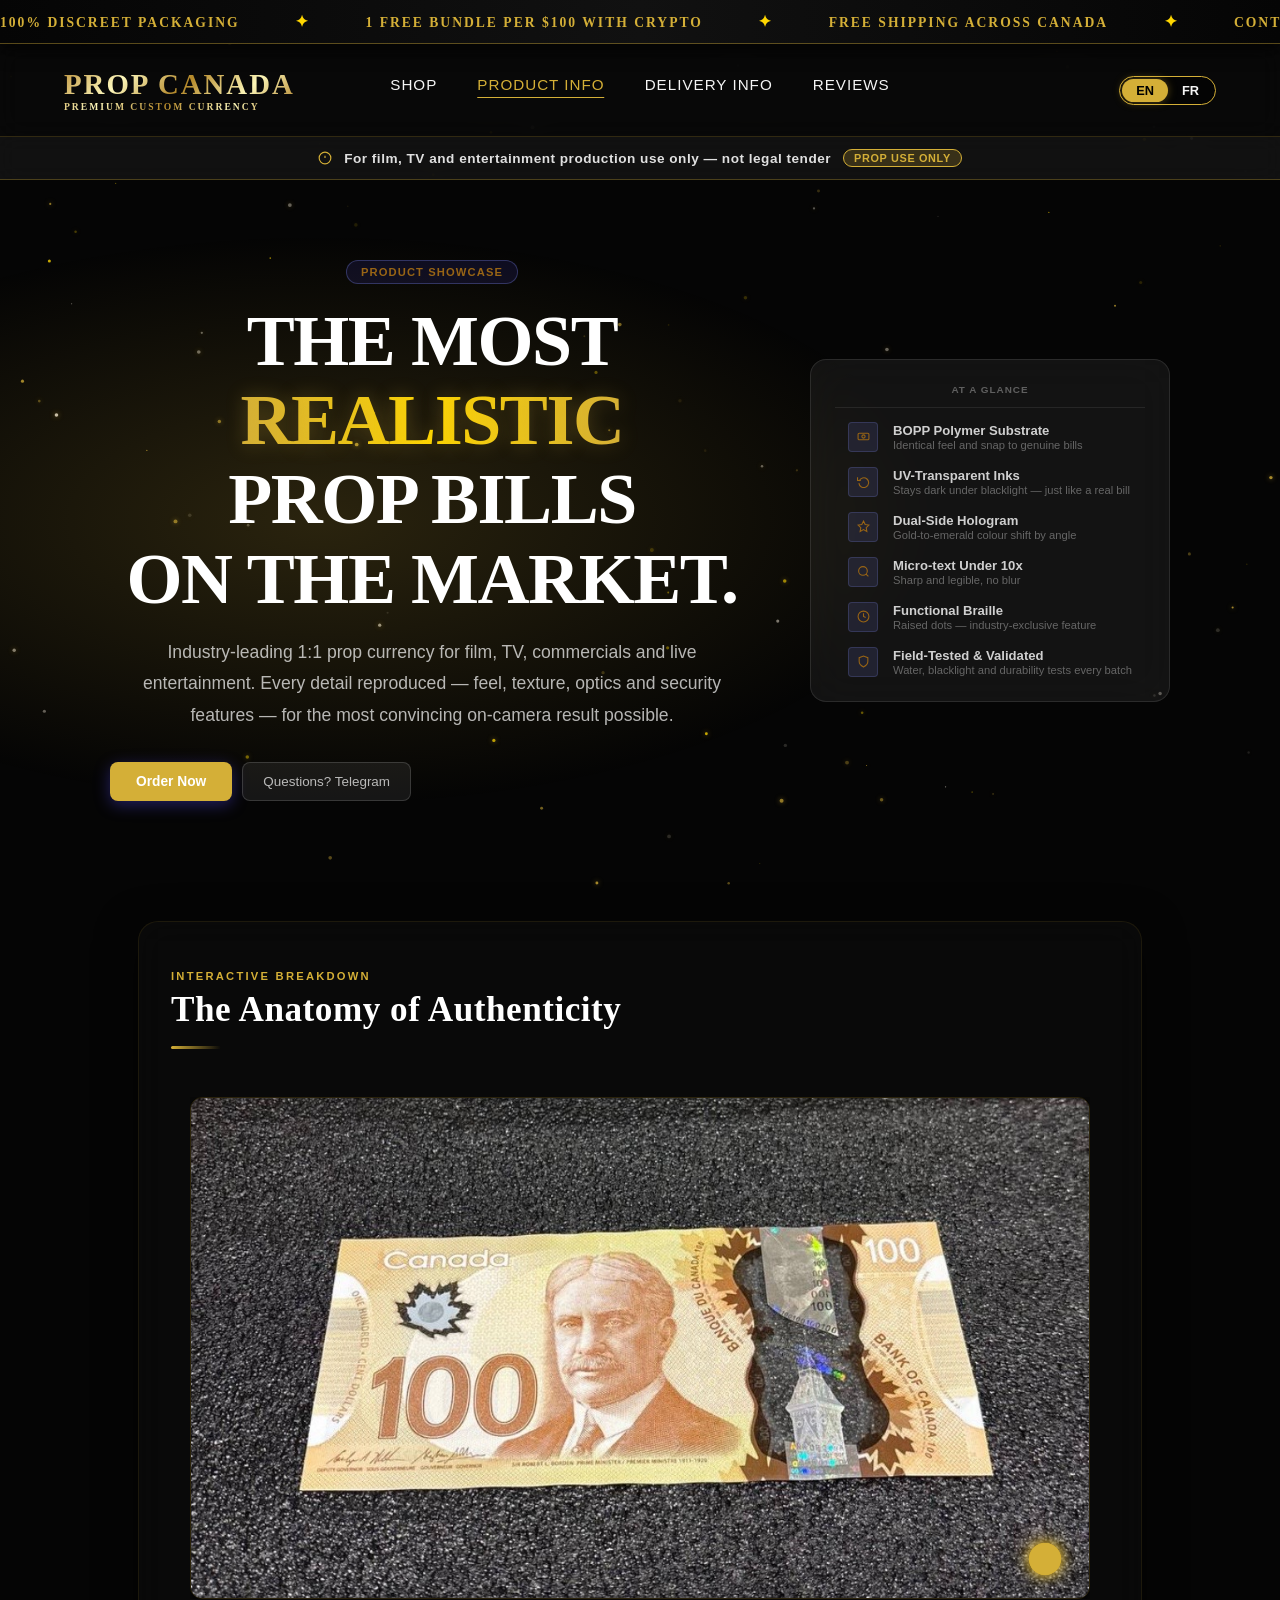
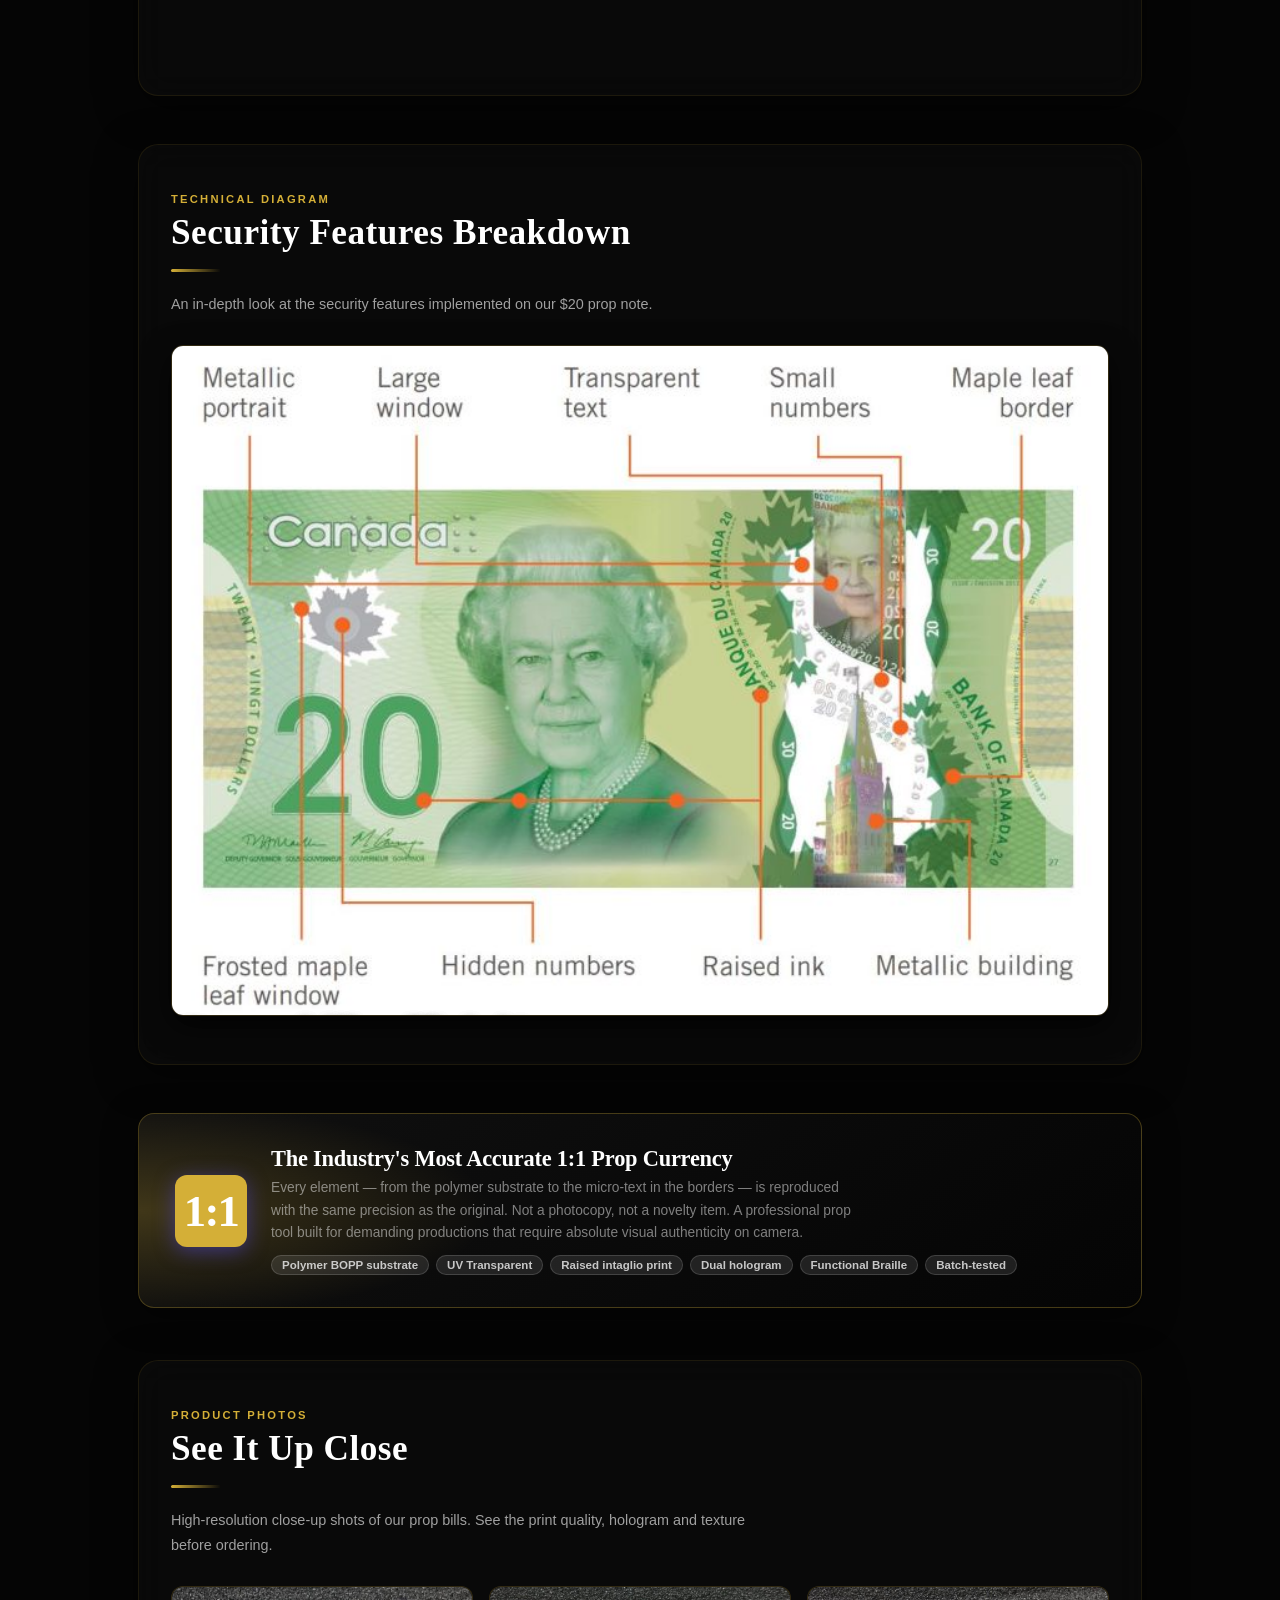
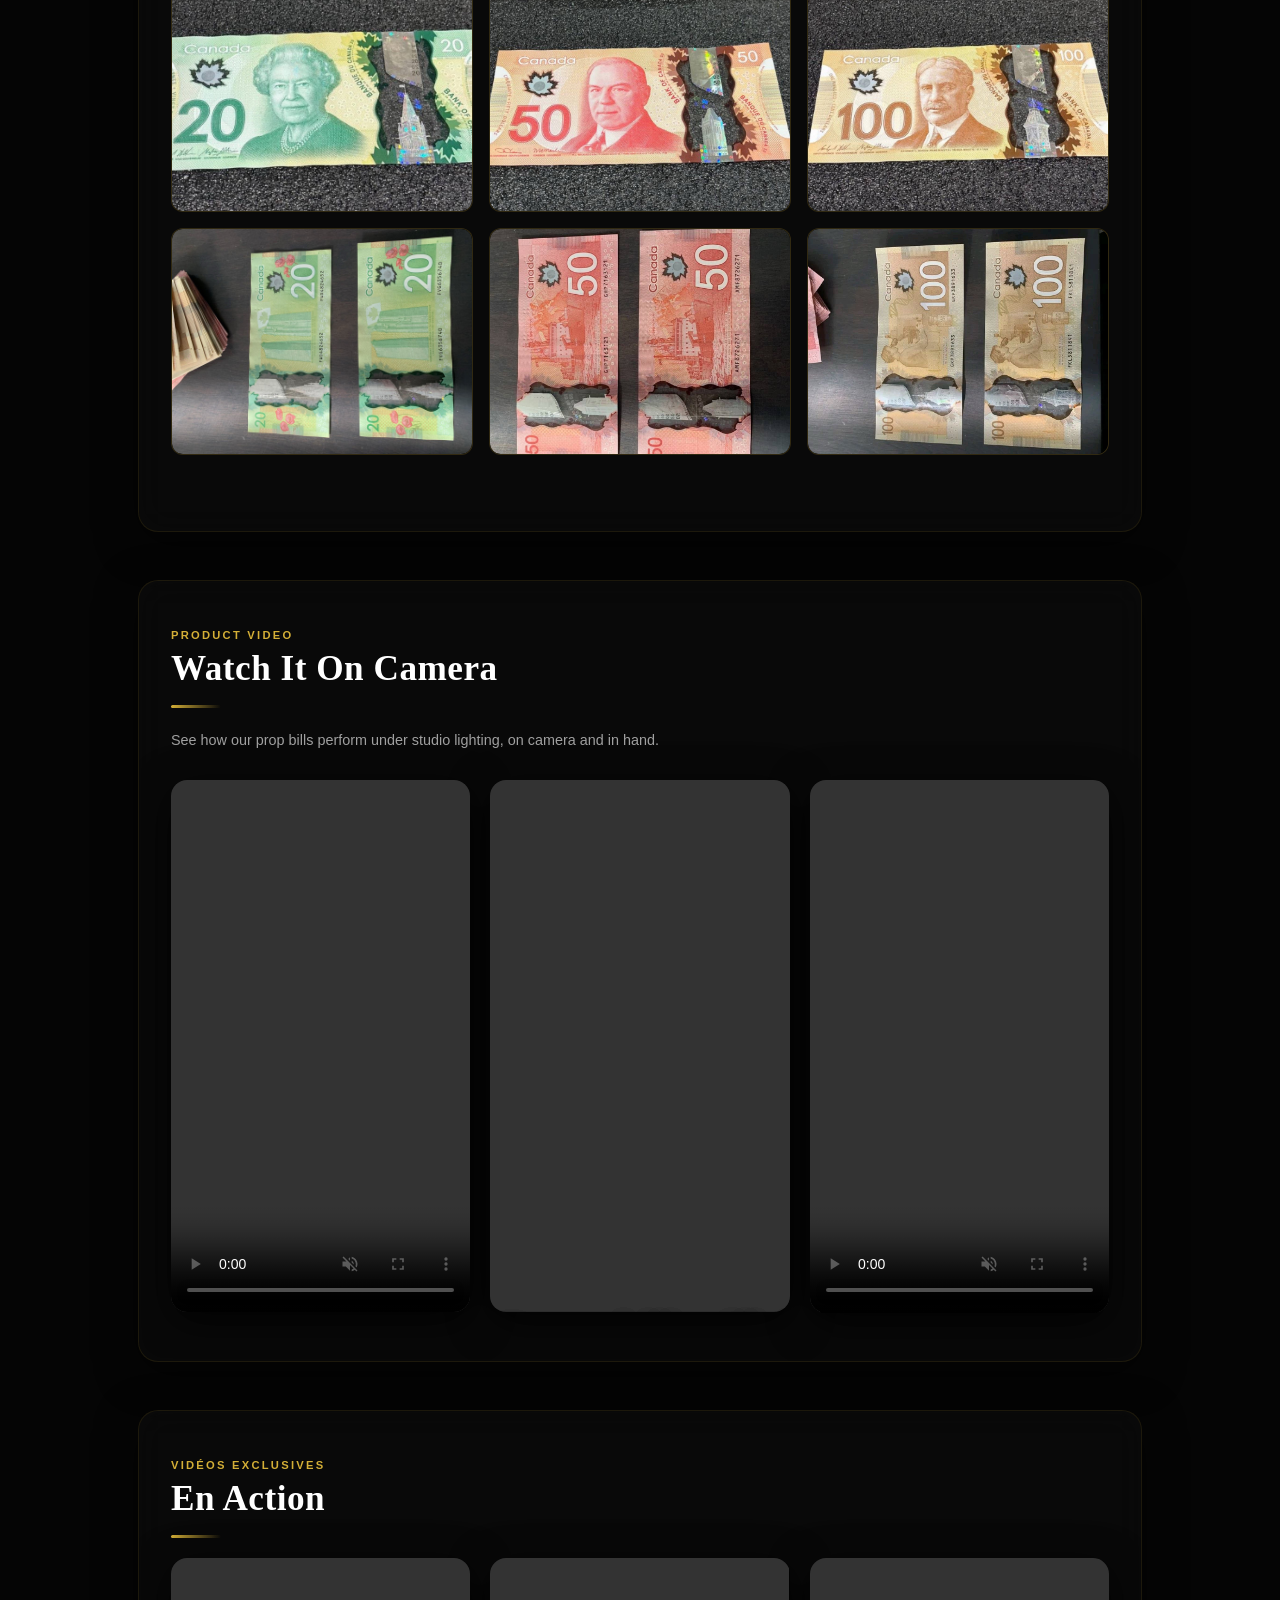
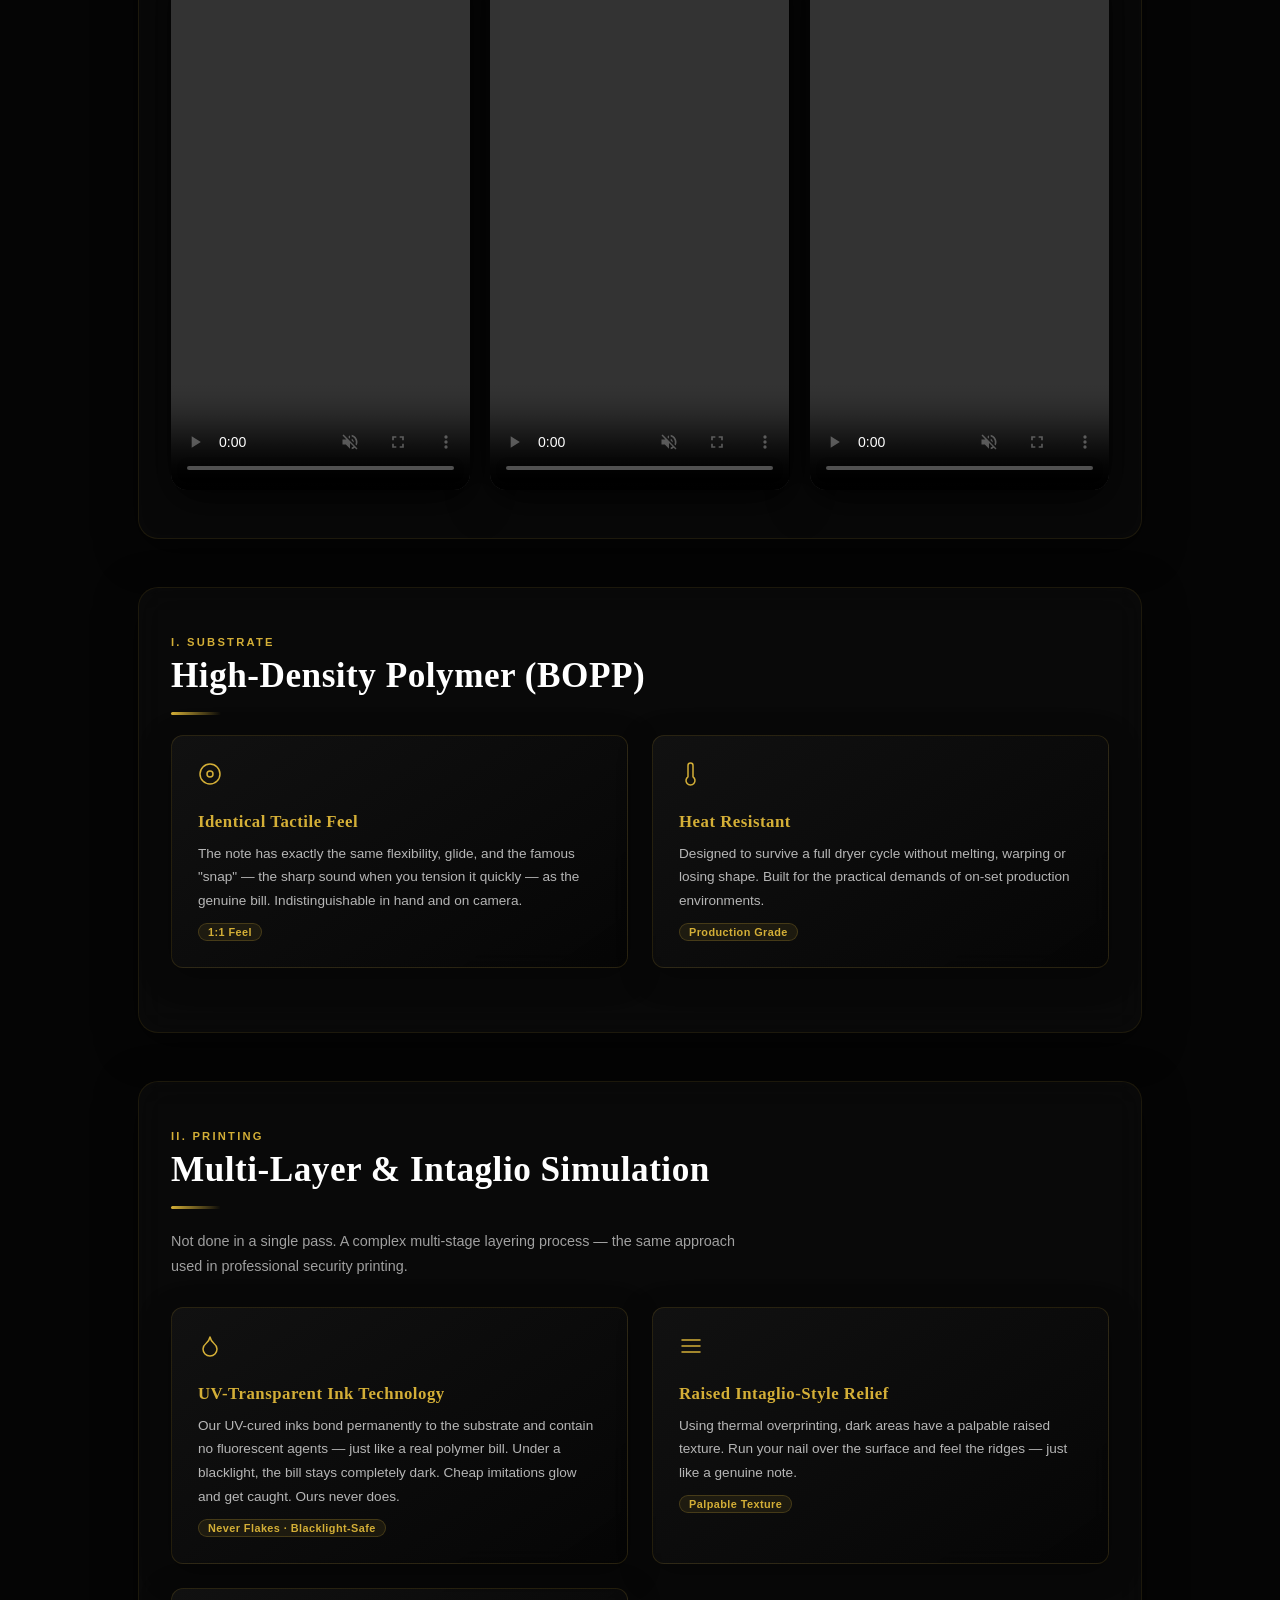
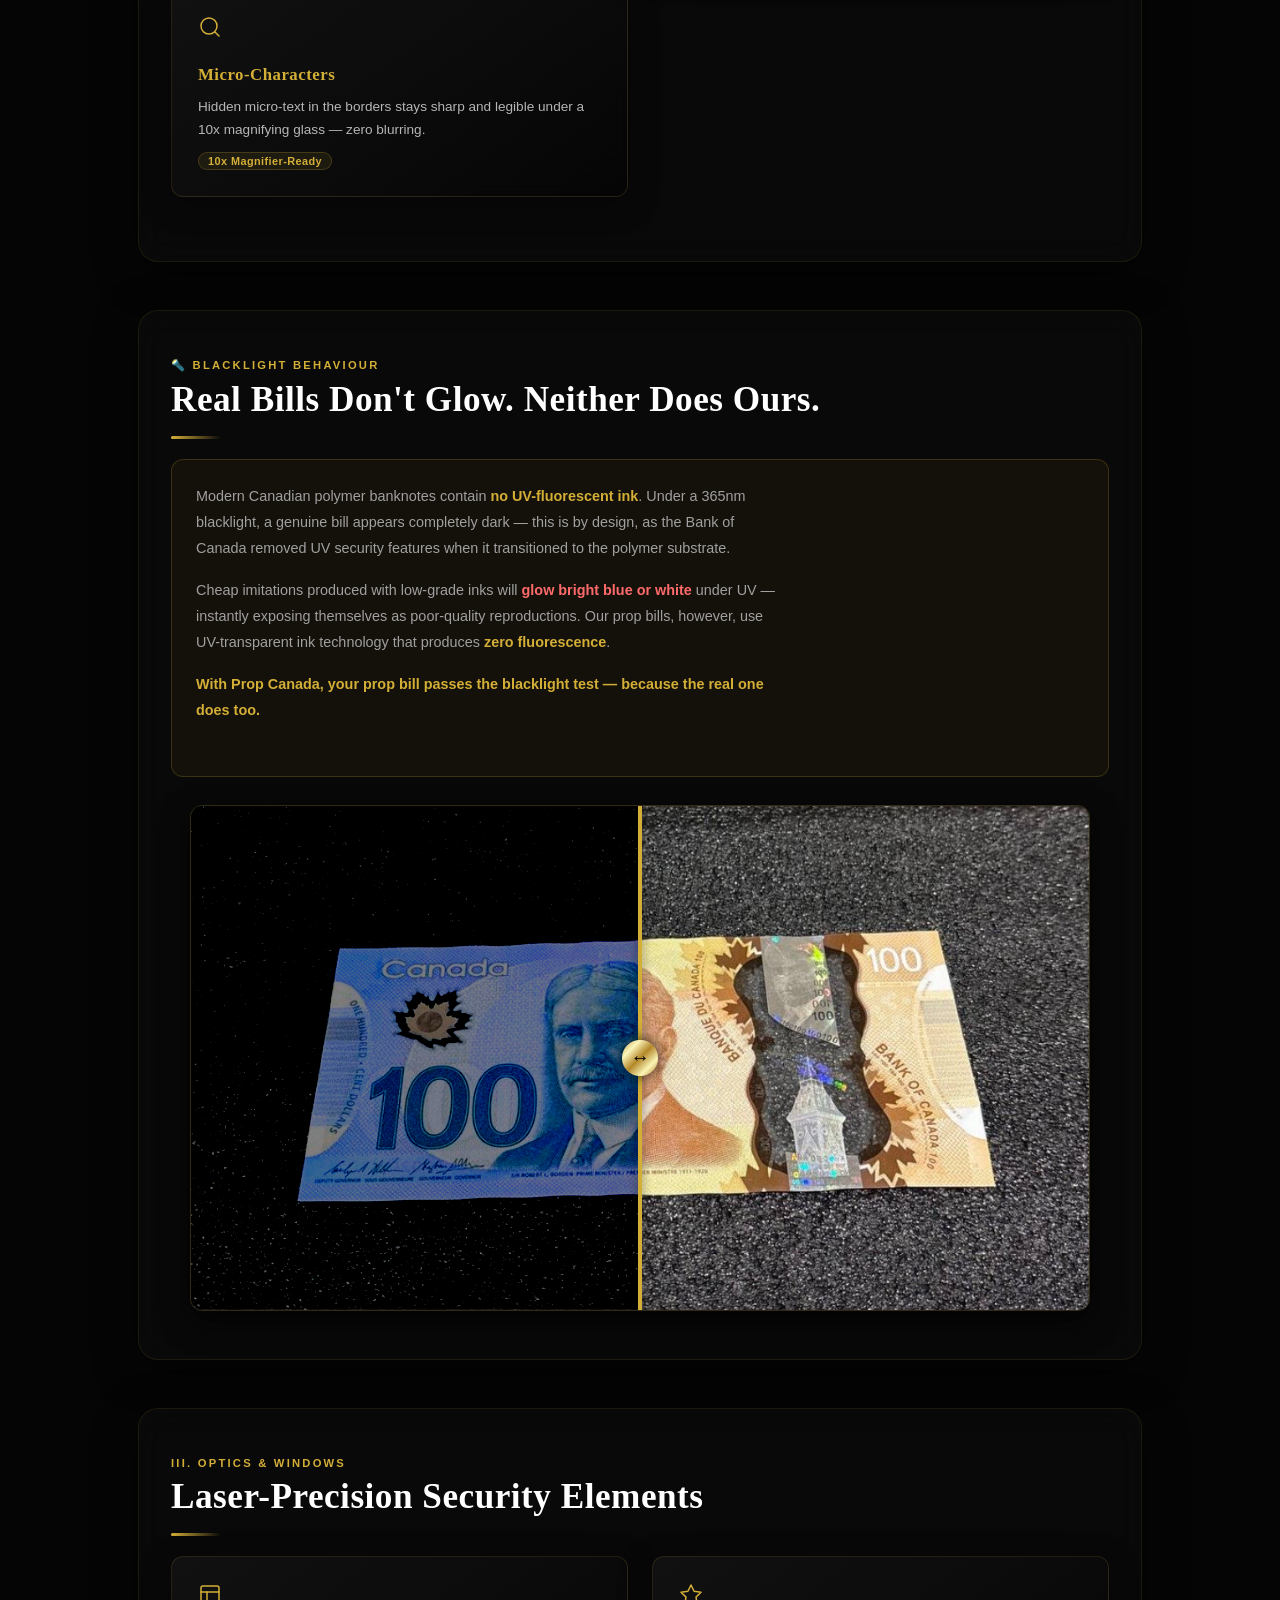
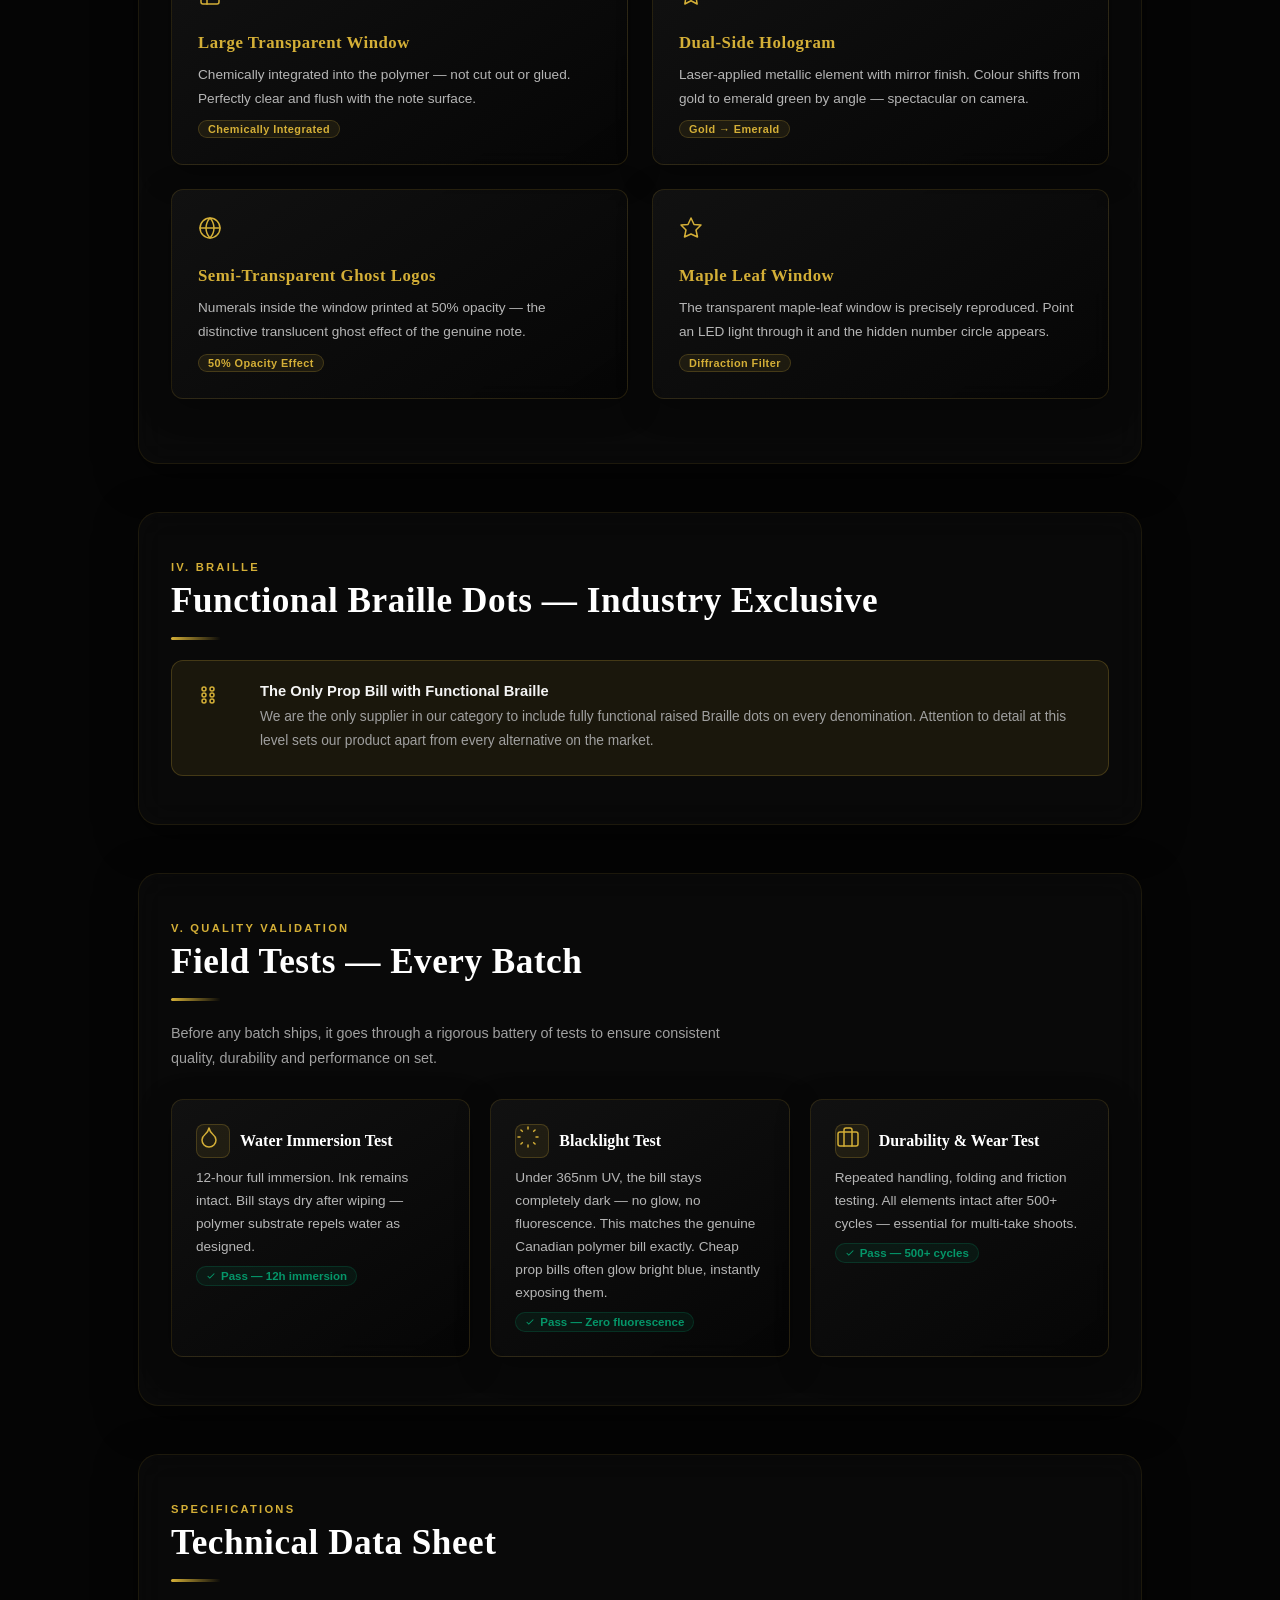
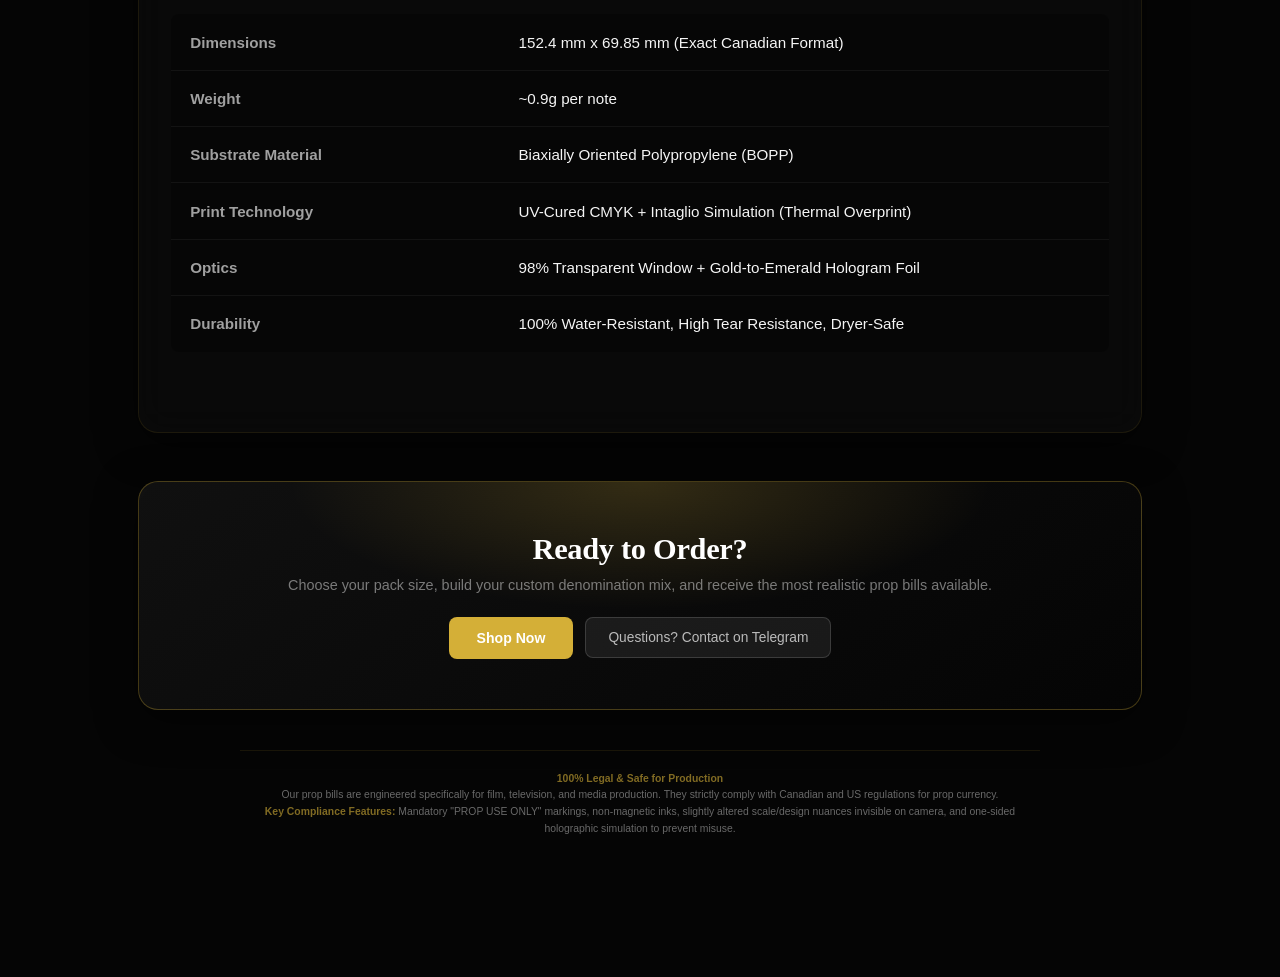
<file: pages/product-info.html>
<!DOCTYPE html>
<html lang="en">

<head>
  <meta charset="UTF-8">
  <meta name="viewport" content="width=device-width, initial-scale=1.0">
  <title>Prop Canada | Informations Produit — Prop Bills Canadiens Ultra-Réalistes</title>
  <meta name="description"
    content="Découvrez tous les détails sur nos prop bills canadiens : substrat BOPP, hologramme, texture. Product info for our premium Canadian prop money — dollar bills 20$, 50$, 100$ for videos, films and content.">
  <meta name="keywords"
    content="prop bills canada product info, prop money canada quality, prop bills hologram, prop bills canadian dollar texture, professional motion picture money, prop 20 50 100 canada, prop bills bopp, prop money realistic canada">
  <meta name="robots" content="index, follow">
  <link rel="canonical" href="https://propcanada.com/pages/product-info.html">
      <!-- Open Graph & Twitter Cards -->
    <meta property="og:type" content="website">
    <meta property="og:title" content="Prop Canada | The Ultimate Prop Money Experience">
    <meta property="og:description" content="Elevate your visuals with the most realistic prop money on the market. Flawless details, premium feel, and instant shipping. Secure your bag today.">
    <meta property="og:url" content="https://propcanada.com/">
    <meta property="og:image" content="https://propcanada.com/image/prod/prop%20(3).webp">
    <meta property="og:locale" content="en_CA">
    <meta property="og:locale:alternate" content="fr_CA">
    <meta name="twitter:card" content="summary_large_image">
    <meta name="twitter:title" content="Prop Canada | The Ultimate Prop Money Experience">
    <meta name="twitter:description" content="Elevate your visuals with the most realistic prop money on the market. Flawless details, premium feel, and instant shipping. Secure your bag today.">
    <meta name="twitter:image" content="https://propcanada.com/image/prod/prop%20(3).webp">
    <meta name="author" content="Prop Canada">
  <meta name="theme-color" content="#D4AF37">
  <meta http-equiv="X-UA-Compatible" content="IE=edge">
  <!-- Hreflang — site bilingue FR/EN Canada -->
  <link rel="alternate" hreflang="fr-CA" href="https://propcanada.com/pages/product-info.html" />
  <link rel="alternate" hreflang="en-CA" href="https://propcanada.com/pages/product-info.html" />
  <link rel="alternate" hreflang="x-default" href="https://propcanada.com/pages/product-info.html" />
  <!-- Données structurées Schema.org — Product -->
  <script type="application/ld+json">
{
  "@context": "https://schema.org",
  "@type": "Product",
  "name": "Prop Bills Canadiens — Dollar 20$, 50$, 100$",
  "description": "Prop bills canadiens ultra-réalistes : substrat BOPP, hologramme, texture authentique. Parfaits pour vidéos, films et création de contenu.",
  "brand": {
    "@type": "Brand",
    "name": "Prop Canada"
  },
  "offers": {
    "@type": "AggregateOffer",
    "priceCurrency": "CAD",
    "availability": "https://schema.org/InStock",
    "seller": {
      "@type": "Organization",
      "name": "Prop Canada",
      "url": "https://propcanada.com/"
    }
  },
  "aggregateRating": {
    "@type": "AggregateRating",
    "ratingValue": "4.9",
    "reviewCount": "850",
    "bestRating": "5",
    "worstRating": "1"
  },
  "url": "https://propcanada.com/pages/product-info.html"
}
</script>
  <link rel="icon" type="image/jpeg" href="../cashlogo.jpg"><link rel="apple-touch-icon" href="../cashlogo.jpg">
  <link rel="manifest" href="../site.webmanifest">
  <link rel="preconnect" href="https://fonts.googleapis.com">
  <link
    href="https://fonts.googleapis.com/css2?family=Fraunces:ital,opsz,wght@0,9..144,300;0,9..144,700;0,9..144,900;1,9..144,700;1,9..144,900&family=Plus+Jakarta+Sans:wght@300;400;500;600;700;800&family=JetBrains+Mono:wght@400;500&display=swap"
    rel="stylesheet">
  <style>
    :root {
      --night: #050505;
      --night2: #0a0a0a;
      --night3: #111111;
      --w: rgba(15, 15, 15, 0.7);
      --g50: rgba(10, 10, 10, 0.6);
      --g100: #151515;
      --g200: rgba(212, 175, 55, 0.2);
      --ink: #f5f5f5;
      --ink2: #c4c5de;
      --ink3: #a0a0a0;
      --ink4: #777777;
      --ind: #D4AF37;
      --ind2: #FFD700;
      --ind3: #996515;
      --ip: rgba(212, 175, 55, .09);
      --ib: rgba(212, 175, 55, .22);
      --amb: #d97706;
      --ap: rgba(217, 119, 6, .09);
      --ab: rgba(217, 119, 6, .22);
      --em: #059669;
      --ep: rgba(5, 150, 105, .09);
      --eb: rgba(5, 150, 105, .22);
      --gold: #f59e0b;
      --r4: 4px;
      --r8: 8px;
      --r12: 12px;
      --r16: 16px;
      --r20: 20px;
      --ease: .2s cubic-bezier(.4, 0, .2, 1);
      --sh: 0 2px 12px rgba(12, 13, 32, .07), 0 1px 3px rgba(12, 13, 32, .04);
      --shm: 0 6px 24px rgba(12, 13, 32, .1), 0 2px 8px rgba(12, 13, 32, .06);
    }

    *,
    *::before,
    *::after {
      margin: 0;
      padding: 0;
      box-sizing: border-box;
    }

    html {
      scroll-behavior: smooth;
    }

    body {
      font-family: 'Inter', sans-serif;
      background: #050505;
      color: var(--ink);
      -webkit-font-smoothing: antialiased;
    }

    /* NAV */
    .nav {
      background: var(--night);
      padding: 0 28px;
      display: flex;
      align-items: center;
      justify-content: space-between;
      height: 60px;
      position: sticky;
      top: 0;
      z-index: 100;
      box-shadow: 0 2px 16px rgba(0, 0, 0, .35);
    }

    .nav-logo {
      font-family: 'Cinzel', serif;
      font-size: 1.1rem;
      font-weight: 700;
      color: #fff;
      text-decoration: none;
    }

    .nav-back {
      display: flex;
      align-items: center;
      gap: 7px;
      color: rgba(255, 255, 255, .6);
      text-decoration: none;
      font-size: .84rem;
      font-weight: 600;
      transition: color var(--ease);
    }

    .nav-back:hover {
      color: #fff;
    }

    .lang-sw {
      display: flex;
      background: rgba(255, 255, 255, .08);
      border: 1px solid rgba(255, 255, 255, .1);
      border-radius: 50px;
      padding: 3px;
    }

    .lb {
      padding: 4px 12px;
      border: none;
      border-radius: 50px;
      background: transparent;
      color: rgba(255, 255, 255, .45);
      font-size: .74rem;
      font-weight: 600;
      cursor: pointer;
      transition: var(--ease);
      font-family: 'Inter', sans-serif;
    }

    .lb.active {
      background: var(--ind);
      color: #fff;
    }

    /* LEGAL BANNER */
    .legal-banner {
      background: rgba(20, 20, 20, 0.8);
      border-bottom: 1px solid rgba(212, 175, 55, 0.3);
      padding: 12px 28px;
      display: flex;
      align-items: center;
      justify-content: center;
      gap: 12px;
      flex-wrap: wrap;
      backdrop-filter: blur(10px);
    }

    .legal-banner svg {
      color: #D4AF37;
      flex-shrink: 0;
    }

    .legal-banner-txt {
      font-size: .85rem;
      font-weight: 600;
      color: #e0e0e0;
      letter-spacing: 0.5px;
    }

    .legal-badge {
      background: rgba(212, 175, 55, 0.2);
      border: 1px solid #D4AF37;
      color: #D4AF37;
      font-size: .68rem;
      font-weight: 800;
      letter-spacing: .06em;
      padding: 2px 10px;
      border-radius: 50px;
      text-transform: uppercase;
    }

    /* HERO */
    .hero {
      background: transparent;
      padding: 80px 28px 60px;
      position: relative;
      z-index: 1;
      text-align: center;
    }

    .hero::before {
      content: '';
      position: absolute;
      inset: 0;
      background: radial-gradient(ellipse 70% 60% at 25% 50%, rgba(212, 175, 55, .18), transparent 70%);
      pointer-events: none;
    }

    .hero-inner {
      max-width: 1060px;
      margin: 0 auto;
      display: grid;
      grid-template-columns: 1fr 360px;
      gap: 56px;
      align-items: center;
      position: relative;
      z-index: 1;
    }

    .kicker {
      display: inline-flex;
      align-items: center;
      gap: 7px;
      border: 1px solid rgba(129, 140, 248, .3);
      background: rgba(79, 70, 229, .12);
      color: var(--ind3);
      padding: 5px 14px;
      border-radius: 50px;
      font-size: .7rem;
      font-weight: 700;
      letter-spacing: .1em;
      text-transform: uppercase;
      margin-bottom: 18px;
    }

    .hero h1 {
      font-family: \'Cinzel\', serif;
      font-size: clamp(2.5rem, 6vw, 4.5rem);
      font-weight: 900;
      color: #fff;
      letter-spacing: -0.02em;
      margin-bottom: 18px;
      line-height: 1.1;
      text-transform: uppercase;
    }

    .hero h1 em {
      background: linear-gradient(to right, #D4AF37, #FFD700, #D4AF37);
      -webkit-background-clip: text;
      -webkit-text-fill-color: transparent;
      font-style: normal;
      text-shadow: 0 0 20px rgba(212, 175, 55, 0.3);
    }

    .hero p {
      font-size: 1.1rem;
      color: rgba(255, 255, 255, 0.7);
      max-width: 600px;
      margin: 0 auto 30px;
      line-height: 1.8;
    }

    .hero-btns {
      display: flex;
      gap: 10px;
      flex-wrap: wrap;
    }

    .btn-hero {
      background: var(--ind);
      color: #fff;
      border: none;
      padding: 12px 26px;
      border-radius: var(--r8);
      font-size: .86rem;
      font-weight: 700;
      cursor: pointer;
      font-family: 'Inter', sans-serif;
      text-decoration: none;
      transition: var(--ease);
      box-shadow: 0 4px 16px rgba(79, 70, 229, .4);
      display: inline-block;
    }

    .btn-hero:hover {
      background: var(--ind2);
      transform: translateY(-1px);
    }

    .btn-hero-g {
      background: rgba(255, 255, 255, .07);
      color: rgba(255, 255, 255, .7);
      border: 1px solid rgba(255, 255, 255, .15);
      padding: 11px 20px;
      border-radius: var(--r8);
      font-size: .84rem;
      font-weight: 500;
      text-decoration: none;
      transition: var(--ease);
      display: inline-block;
    }

    .btn-hero-g:hover {
      background: rgba(255, 255, 255, .12);
      color: #fff;
    }

    /* Hero specs card */
    .hero-card {
      background: rgba(255, 255, 255, .06);
      border: 1px solid rgba(255, 255, 255, .1);
      border-radius: var(--r16);
      padding: 24px;
      backdrop-filter: blur(20px);
      text-align: center;
    }

    .hero-card-title {
      font-size: .62rem;
      font-weight: 700;
      letter-spacing: .1em;
      text-transform: uppercase;
      color: rgba(255, 255, 255, .32);
      margin-bottom: 14px;
      padding-bottom: 12px;
      border-bottom: 1px solid rgba(255, 255, 255, .08);
      text-align: center;
    }

    .hc-rows {
      display: inline-flex;
      flex-direction: column;
      gap: 15px;
      text-align: left;
      margin: 0 auto;
    }

    .hc-row {
      display: flex;
      align-items: center;
      gap: 15px;
    }

    .hc-ico {
      width: 30px;
      height: 30px;
      border-radius: var(--r4);
      background: rgba(129, 140, 248, .12);
      border: 1px solid rgba(129, 140, 248, .2);
      display: flex;
      align-items: center;
      justify-content: center;
      flex-shrink: 0;
    }

    .hc-ico svg {
      color: var(--ind3);
    }

    .hc-name {
      font-size: .82rem;
      font-weight: 600;
      color: rgba(255, 255, 255, .8);
    }

    .hc-val {
      font-size: .7rem;
      color: rgba(255, 255, 255, .35);
      margin-top: 1px;
    }

    /* CONTENT */
    .wrap {
      max-width: 1060px;
      margin: 0 auto;
      padding: 60px 28px 80px;
    }

    /* Section headers */
    .sec {
      margin-bottom: 52px;
    }

    .sec-eye {
      font-size: .7rem;
      font-weight: 700;
      letter-spacing: .2em;
      text-transform: uppercase;
      color: #D4AF37;
      margin-bottom: 8px;
    }

    .sec-title {
      font-family: \'Cinzel\', serif;
      font-size: 2.2rem;
      font-weight: 700;
      color: #fff;
      letter-spacing: 0.5px;
      margin-bottom: 16px;
    }

    .sec-rule {
      width: 50px;
      height: 3px;
      background: linear-gradient(90deg, #D4AF37, transparent);
      border-radius: 2px;
      margin-bottom: 20px;
    }

    .sec-desc {
      font-size: .9rem;
      color: var(--ink3);
      line-height: 1.72;
      max-width: 580px;
      margin-bottom: 28px;
    }

    /* Quality callout bar */
    .quality-bar {
      background: linear-gradient(145deg, rgba(20, 20, 20, 0.8), rgba(5, 5, 5, 0.9));
      backdrop-filter: blur(12px);
      border: 1px solid rgba(212, 175, 55, 0.3);
      border-radius: var(--r16);
      padding: 32px 36px;
      margin-bottom: 52px;
      position: relative;
      overflow: hidden;
      box-shadow: 0 8px 32px rgba(0, 0, 0, 0.5);
    }

    .quality-bar::before {
      content: '';
      position: absolute;
      inset: 0;
      background: radial-gradient(ellipse 50% 80% at 0 50%, rgba(212, 175, 55, .25), transparent 70%);
      pointer-events: none;
    }

    .qb-inner {
      position: relative;
      z-index: 1;
      display: flex;
      align-items: center;
      gap: 24px;
      flex-wrap: wrap;
    }

    .qb-badge {
      background: linear-gradient(135deg, #D4AF37, #FFD700);
      color: #000;
      box-shadow: 0 8px 32px rgba(212, 175, 55, 0.3);
      background: var(--ind);
      color: #fff;
      font-family: 'Cinzel', serif;
      font-size: 2.8rem;
      font-weight: 900;
      width: 72px;
      height: 72px;
      border-radius: var(--r12);
      display: flex;
      align-items: center;
      justify-content: center;
      flex-shrink: 0;
      letter-spacing: -.04em;
      box-shadow: 0 4px 20px rgba(79, 70, 229, .5);
    }

    .qb-text h3 {
      font-family: 'Cinzel', serif;
      font-size: 1.4rem;
      font-weight: 700;
      color: #fff;
      margin-bottom: 5px;
      letter-spacing: -.01em;
    }

    .qb-text p {
      font-size: .86rem;
      color: rgba(255, 255, 255, .48);
      line-height: 1.65;
      max-width: 580px;
    }

    .qb-tags {
      display: flex;
      gap: 7px;
      flex-wrap: wrap;
      margin-top: 10px;
    }

    .qb-tag {
      background: rgba(255, 255, 255, .1);
      border: 1px solid rgba(255, 255, 255, .15);
      color: rgba(255, 255, 255, .75);
      font-size: .72rem;
      font-weight: 600;
      padding: 3px 10px;
      border-radius: 50px;
    }

    /* Feature sections */
    .feature-grid {
      display: grid;
      grid-template-columns: repeat(auto-fill, minmax(320px, 1fr));
      gap: 24px;
      margin-bottom: 16px;
    }

    .feat-card {
      background: linear-gradient(145deg, rgba(20, 20, 20, 0.8), rgba(5, 5, 5, 0.9));
      backdrop-filter: blur(10px);
      border: 1px solid rgba(212, 175, 55, 0.15);
      border-radius: var(--r12);
      padding: 26px;
      box-shadow: 0 8px 32px rgba(0, 0, 0, 0.4);
      transition: all var(--ease);
      position: relative;
      overflow: hidden;
    }

    .feat-card::before {
      content: '';
      position: absolute;
      top: 0;
      left: 0;
      right: 0;
      height: 3px;
      background: linear-gradient(90deg, var(--ind), var(--ind3));
      opacity: 0;
      transition: opacity var(--ease);
    }

    .feat-card:hover {
      transform: translateY(-4px);
      box-shadow: 0 12px 40px rgba(212, 175, 55, 0.15);
      border-color: rgba(212, 175, 55, 0.5);
    }

    .feat-card:hover::before {
      opacity: 1;
    }

    .feat-icon {
      font-size: 1.6rem;
      margin-bottom: 12px;
    }

    .feat-title {
      font-family: 'Cinzel', serif;
      font-size: 1.05rem;
      font-weight: 700;
      color: #D4AF37;
      margin-bottom: 10px;
      letter-spacing: 0.5px;
    }

    .feat-desc {
      font-size: 0.85rem;
      color: rgba(255, 255, 255, 0.7);
      line-height: 1.75;
    }

    .feat-tag {
      display: inline-flex;
      align-items: center;
      margin-top: 10px;
      background: var(--ip);
      border: 1px solid var(--ib);
      color: var(--ind);
      font-size: .68rem;
      font-weight: 700;
      padding: 2px 9px;
      border-radius: 50px;
      letter-spacing: .04em;
    }

    /* Technical deep-dive */
    .tech-row {
      display: flex;
      gap: 20px;
      padding: 22px 0;
      border-bottom: 1px solid var(--g100);
      align-items: flex-start;
    }

    .tech-row:last-child {
      border-bottom: none;
    }

    .tech-num {
      color: rgba(212, 175, 55, 0.3);
      text-shadow: 0 2px 10px rgba(212, 175, 55, 0.1);
      font-family: 'Cinzel', serif;
      font-size: 2.4rem;
      font-weight: 900;
      color: var(--g200);
      line-height: 1;
      flex-shrink: 0;
      min-width: 44px;
      transition: color var(--ease);
    }

    .tech-row:hover .tech-num {
      color: rgba(212, 175, 55, 0.3);
      text-shadow: 0 2px 10px rgba(212, 175, 55, 0.1);
      color: var(--ind);
    }

    .tech-body {}

    .tech-title {
      font-family: 'Cinzel', serif;
      font-size: 1.1rem;
      font-weight: 700;
      color: #fff;
      margin-bottom: 8px;
    }

    .tech-desc {
      font-size: 0.9rem;
      color: rgba(255, 255, 255, 0.7);
      line-height: 1.8;
    }

    .tech-detail {
      margin-top: 12px;
      background: var(--g50);
      border: 1px solid var(--g200);
      border-radius: var(--r8);
      padding: 12px 14px;
      font-size: .8rem;
      color: var(--ink2);
      line-height: 1.7;
    }

    .tech-detail strong {
      color: var(--ink);
    }

    /* Validation tests */
    .test-cards {
      display: grid;
      grid-template-columns: repeat(auto-fill, minmax(280px, 1fr));
      gap: 20px;
      margin-top: 8px;
    }

    .test-card {
      background: linear-gradient(145deg, rgba(20, 20, 20, 0.8), rgba(5, 5, 5, 0.9));
      backdrop-filter: blur(10px);
      border: 1px solid rgba(212, 175, 55, 0.15);
      border-radius: var(--r12);
      padding: 24px;
      box-shadow: 0 8px 32px rgba(0, 0, 0, 0.4);
      transition: all var(--ease);
    }

    .test-header {
      display: flex;
      align-items: center;
      gap: 10px;
      margin-bottom: 8px;
    }

    .test-ico {
      width: 34px;
      height: 34px;
      border-radius: var(--r8);
      background: var(--ip);
      border: 1px solid var(--ib);
      display: flex;
      align-items: center;
      justify-content: center;
      font-size: .9rem;
      flex-shrink: 0;
    }

    .test-title {
      font-family: 'Cinzel', serif;
      font-size: 1rem;
      font-weight: 700;
      color: #fff;
    }

    .test-desc {
      font-size: 0.85rem;
      color: rgba(255, 255, 255, 0.7);
      line-height: 1.7;
    }

    .test-result {
      display: inline-flex;
      align-items: center;
      gap: 5px;
      margin-top: 8px;
      background: var(--ep);
      border: 1px solid var(--eb);
      color: var(--em);
      font-size: .72rem;
      font-weight: 700;
      padding: 3px 9px;
      border-radius: 50px;
    }

    /* Photo grid */
    .photo-grid {
      display: grid;
      grid-template-columns: repeat(auto-fill, minmax(260px, 1fr));
      gap: 16px;
      margin-bottom: 28px;
    }

    /* Filled photo slot */
    .photo-slot {
      background: var(--g50);
      border: 1px solid rgba(212, 175, 55, 0.2);
      border-radius: var(--r12);
      aspect-ratio: 4/3;
      overflow: hidden;
      position: relative;
      transition: transform var(--ease), box-shadow var(--ease), border-color var(--ease);
      cursor: zoom-in;
    }

    .photo-slot:hover {
      transform: translateY(-4px);
      box-shadow: 0 12px 40px rgba(212, 175, 55, 0.15);
      border-color: rgba(212, 175, 55, 0.5);
    }

    .photo-slot img {
      width: 100%;
      height: 100%;
      object-fit: cover;
      border-radius: 10px;
      display: block;
      transition: transform .35s ease;
    }

    .photo-slot:hover img {
      transform: scale(1.04);
    }

    .photo-slot-caption {
      position: absolute;
      bottom: 0;
      left: 0;
      right: 0;
      background: linear-gradient(transparent, rgba(7, 9, 28, .72));
      padding: 22px 12px 10px;
      font-size: .72rem;
      font-weight: 700;
      color: #fff;
      letter-spacing: .04em;
      text-align: center;
      opacity: 0;
      transition: opacity var(--ease);
    }

    .photo-slot:hover .photo-slot-caption {
      opacity: 1;
    }

    /* Empty placeholder slot */
    .photo-slot-empty {
      background: var(--g50);
      border: 2px dashed var(--g200);
      border-radius: var(--r12);
      aspect-ratio: 4/3;
      display: flex;
      flex-direction: column;
      align-items: center;
      justify-content: center;
      gap: 8px;
      transition: border-color var(--ease), background var(--ease);
      text-align: center;
      padding: 20px;
    }

    .photo-slot-empty:hover {
      border-color: var(--ind);
      background: var(--ip);
    }

    .photo-slot-ico {
      font-size: 1.8rem;
      opacity: .25;
    }

    .photo-slot-lbl {
      font-size: .78rem;
      font-weight: 600;
      color: var(--ink3);
    }

    .photo-slot-hint {
      font-size: .66rem;
      color: var(--ink4);
    }

    /* Lightbox */
    .lightbox {
      display: none;
      position: fixed;
      inset: 0;
      background: rgba(0, 0, 0, .88);
      z-index: 999;
      align-items: center;
      justify-content: center;
      padding: 20px;
      cursor: zoom-out;
    }

    .lightbox.open {
      display: flex;
    }

    .lightbox img {
      max-width: 92vw;
      max-height: 88vh;
      border-radius: var(--r12);
      box-shadow: 0 24px 80px rgba(0, 0, 0, .6);
      object-fit: contain;
    }

    .lightbox-close {
      position: absolute;
      top: 18px;
      right: 22px;
      background: rgba(255, 255, 255, .12);
      border: none;
      color: #fff;
      font-size: 1.2rem;
      width: 36px;
      height: 36px;
      border-radius: 50%;
      cursor: pointer;
      display: flex;
      align-items: center;
      justify-content: center;
      transition: background var(--ease);
    }

    .lightbox-close:hover {
      background: rgba(255, 255, 255, .22);
    }

    /* Video placeholder */
    .video-slot {
      background: var(--night);
      border-radius: var(--r16);
      aspect-ratio: 16/9;
      display: flex;
      flex-direction: column;
      align-items: center;
      justify-content: center;
      gap: 12px;
      border: 1px solid rgba(255, 255, 255, .07);
      position: relative;
      overflow: hidden;
    }

    .video-slot::before {
      content: '';
      position: absolute;
      inset: 0;
      background: radial-gradient(ellipse 60% 60% at 50% 50%, rgba(79, 70, 229, .12), transparent 70%);
    }

    .video-slot svg {
      color: rgba(255, 255, 255, .25);
      position: relative;
      z-index: 1;
    }

    .video-slot-lbl {
      font-size: .72rem;
      font-weight: 700;
      letter-spacing: .08em;
      text-transform: uppercase;
      color: var(--ind3);
      position: relative;
      z-index: 1;
    }

    .video-slot-desc {
      font-size: .82rem;
      color: rgba(255, 255, 255, .35);
      position: relative;
      z-index: 1;
      text-align: center;
      max-width: 300px;
      line-height: 1.6;
    }

    /* Admin hint */
    .admin-hint {
      background: rgba(217, 119, 6, .07);
      border: 1.5px dashed rgba(217, 119, 6, .3);
      border-radius: var(--r8);
      padding: 12px 15px;
      font-size: .8rem;
      color: rgba(217, 119, 6, .85);
      line-height: 1.65;
      margin-bottom: 24px;
    }

    .admin-hint code {
      background: rgba(217, 119, 6, .12);
      padding: 1px 6px;
      border-radius: 4px;
      font-family: monospace;
    }

    /* CTA */
    .cta {
      background: linear-gradient(145deg, rgba(20, 20, 20, 0.8), rgba(5, 5, 5, 0.9));
      backdrop-filter: blur(12px);
      border: 1px solid rgba(212, 175, 55, 0.3);
      border-radius: var(--r20);
      padding: 50px 40px;
      text-align: center;
      position: relative;
      overflow: hidden;
      box-shadow: 0 10px 40px rgba(0, 0, 0, 0.5);
    }

    .cta::before {
      content: '';
      position: absolute;
      inset: 0;
      background: radial-gradient(ellipse 50% 80% at 50% 0%, rgba(212, 175, 55, .2), transparent 70%);
      pointer-events: none;
    }

    .cta h2 {
      font-family: 'Cinzel', serif;
      font-size: 1.9rem;
      font-weight: 700;
      color: #fff;
      letter-spacing: -.01em;
      margin-bottom: 10px;
      position: relative;
      z-index: 1;
    }

    .cta p {
      font-size: .9rem;
      color: rgba(255, 255, 255, .45);
      margin-bottom: 24px;
      position: relative;
      z-index: 1;
    }

    .cta-btns {
      display: flex;
      align-items: center;
      justify-content: center;
      gap: 12px;
      flex-wrap: wrap;
      position: relative;
      z-index: 1;
    }

    .btn-p {
      background: var(--ind);
      color: #fff;
      border: none;
      padding: 13px 28px;
      border-radius: var(--r8);
      font-size: .88rem;
      font-weight: 700;
      cursor: pointer;
      font-family: 'Inter', sans-serif;
      text-decoration: none;
      transition: var(--ease);
      display: inline-block;
    }

    .btn-p:hover {
      background: var(--ind2);
      transform: translateY(-1px);
    }

    .btn-g {
      background: rgba(255, 255, 255, .07);
      color: rgba(255, 255, 255, .7);
      border: 1px solid rgba(255, 255, 255, .15);
      padding: 12px 22px;
      border-radius: var(--r8);
      font-size: .86rem;
      font-weight: 500;
      text-decoration: none;
      transition: var(--ease);
      display: inline-block;
    }

    .btn-g:hover {
      background: rgba(255, 255, 255, .12);
      color: #fff;
    }

    @media(max-width:900px) {
      .hero-inner {
        grid-template-columns: 1fr;
      }

      .hero-card {
        display: none;
      }
    }

    @media(max-width:640px) {
      .wrap {
        padding: 36px 14px 60px;
      }

      .hero {
        padding: 48px 16px 44px;
      }

      .nav {
        padding: 0 14px;
      }

      .quality-bar {
        background: linear-gradient(145deg, rgba(20, 20, 20, 0.8), rgba(5, 5, 5, 0.9));
        backdrop-filter: blur(12px);
        border: 1px solid rgba(212, 175, 55, 0.3);
        border-radius: var(--r16);
        padding: 32px 36px;
        margin-bottom: 52px;
        position: relative;
        overflow: hidden;
        box-shadow: 0 8px 32px rgba(0, 0, 0, 0.5);
      }

      .cta {
        background: linear-gradient(145deg, rgba(20, 20, 20, 0.8), rgba(5, 5, 5, 0.9));
        backdrop-filter: blur(12px);
        border: 1px solid rgba(212, 175, 55, 0.3);
        border-radius: var(--r20);
        padding: 50px 40px;
        text-align: center;
        position: relative;
        overflow: hidden;
        box-shadow: 0 10px 40px rgba(0, 0, 0, 0.5);
      }
    }




    /* --- CSS POUR LA NAVIGATION DES PAGES SECONDAIRES --- */
    :root {
      --gold-primary: #D4AF37;
      --text-muted: #a0a0a0;
      --text-light: #f5f5f5;
      --glass-bg: rgba(10, 10, 10, 0.6);
      --glass-border: rgba(212, 175, 55, 0.2);
      --font-heading: 'Cinzel', serif;
      --font-body: 'Inter', sans-serif;
      --gold-gradient: linear-gradient(135deg, #BF953F, #FCF6BA, #B38728, #FBF5B7, #AA771C);
    }

    /* --- NAVIGATION --- */
    .navbar {
      position: sticky;
      top: 0;
      width: 100%;
      display: flex;
      justify-content: space-between;
      align-items: center;
      padding: 1.5rem 5%;
      background: var(--glass-bg);
      backdrop-filter: blur(12px);
      -webkit-backdrop-filter: blur(12px);
      border-bottom: 1px solid var(--glass-border);
      z-index: 100;
      transition: all 0.3s ease;
    }

    .navbar .logo {
      font-family: var(--font-heading);
      font-size: 1.8rem;
      font-weight: 700;
      letter-spacing: 2px;
      background: var(--gold-gradient);
      -webkit-background-clip: text;
      -webkit-text-fill-color: transparent;
      text-transform: uppercase;
      text-decoration: none;
    }

    .nav-links {
      list-style: none;
      display: flex;
      gap: 2.5rem;
      position: absolute;
      left: 50%;
      transform: translateX(-50%);
      margin: 0;
      padding: 0;
    }

    .nav-links a {
      color: var(--text-light);
      text-decoration: none;
      font-size: 0.95rem;
      font-weight: 400;
      text-transform: uppercase;
      letter-spacing: 1px;
      transition: color 0.3s ease;
      position: relative;
      font-family: var(--font-body);
    }

    .nav-links a::after {
      content: '';
      position: absolute;
      bottom: -5px;
      left: 0;
      width: 0%;
      height: 1px;
      background: var(--gold-primary);
      transition: width 0.3s ease;
    }

    .nav-links a:hover,
    .nav-links a.active {
      color: var(--gold-primary);
    }

    .nav-links a:hover::after,
    .nav-links a.active::after {
      width: 100%;
    }

    @media (max-width: 850px) {
      .nav-links {
        display: none;
      }
    }

    /* LANGUAGE TOGGLE */
    .lang-tog {
      display: flex;
      background: rgba(0, 0, 0, 0.5);
      border: 1px solid #D4AF37;
      border-radius: 50px;
      padding: 2px;
    }

    .lb {
      padding: 4px 14px;
      border: none;
      border-radius: 50px;
      background: transparent;
      color: #f5f5f5;
      font-size: 0.8rem;
      font-weight: 700;
      cursor: pointer;
      transition: all 0.3s ease;
      font-family: 'Inter', sans-serif;
    }

    .lb:hover {
      color: #D4AF37;
    }

    .lb.active {
      background: #D4AF37;
      color: #000;
      box-shadow: 0 0 10px rgba(212, 175, 55, 0.4);
    }


    /* ── ULTRA-PREMIUM PRODUCT INFO STYLES (V5) ── */

    /* Glassmorphism Sections */
    .glass-sec {
      background: rgba(15, 15, 15, 0.4);
      backdrop-filter: blur(16px);
      -webkit-backdrop-filter: blur(16px);
      border: 1px solid rgba(212, 175, 55, 0.1);
      border-radius: 20px;
      padding: 3rem 2rem;
      margin-bottom: 3rem;
      box-shadow: 0 10px 40px rgba(0, 0, 0, 0.5), inset 0 0 20px rgba(255, 255, 255, 0.02);
      transition: transform 0.4s ease, box-shadow 0.4s ease, border-color 0.4s ease;
      position: relative;
      overflow: hidden;
    }

    .glass-sec:hover {
      transform: translateY(-5px);
      box-shadow: 0 15px 50px rgba(0, 0, 0, 0.7), inset 0 0 20px rgba(212, 175, 55, 0.05);
      border-color: rgba(212, 175, 55, 0.3);
    }

    /* Option 1: Hotspots Anatomy */
    .anatomy-container {
      position: relative;
      width: 100%;
      max-width: 900px;
      margin: 3rem auto;
      border-radius: 12px;
      background: #000;
    }

    .anatomy-img {
      width: 100%;
      display: block;
      border-radius: 12px;
      border: 1px solid rgba(212, 175, 55, 0.2);
      box-shadow: 0 10px 30px rgba(0, 0, 0, 0.8);
    }

    .hotspot {
      position: absolute;
      width: 32px;
      height: 32px;
      background: var(--gold-primary);
      border-radius: 50%;
      transform: translate(-50%, -50%);
      cursor: crosshair;
      z-index: 10;
      box-shadow: 0 0 10px var(--gold-primary), 0 0 20px var(--gold-primary);
      display: flex;
      align-items: center;
      justify-content: center;
      color: #000;
      font-weight: 900;
      font-size: 1.2rem;
      line-height: 0.6;
      padding-bottom: 6px;
    }

    .hotspot::before {
      content: '';
      position: absolute;
      top: 50%;
      left: 50%;
      width: 100%;
      height: 100%;
      background: var(--gold-primary);
      border-radius: 50%;
      transform: translate(-50%, -50%);
      animation: hotspotPulse 2s infinite;
    }

    @keyframes hotspotPulse {
      0% {
        transform: translate(-50%, -50%) scale(1);
        opacity: 0.8;
      }

      100% {
        transform: translate(-50%, -50%) scale(2.5);
        opacity: 0;
      }
    }

    .hotspot-tooltip {
      position: absolute;
      bottom: 150%;
      left: 50%;
      transform: translateX(-50%) translateY(10px);
      width: max-content;
      max-width: 280px;
      background: rgba(10, 10, 10, 0.95);
      backdrop-filter: blur(10px);
      border: 1px solid var(--gold-primary);
      padding: 15px;
      border-radius: 8px;
      color: var(--text-light);
      font-size: 0.85rem;
      opacity: 0;
      visibility: hidden;
      transition: all 0.3s cubic-bezier(0.4, 0, 0.2, 1);
      box-shadow: 0 10px 25px rgba(0, 0, 0, 0.9);
      z-index: 20;
      pointer-events: none;
    }

    .hotspot:hover .hotspot-tooltip {
      opacity: 1;
      visibility: visible;
      transform: translateX(-50%) translateY(0);
    }

    .hotspot-tooltip h4 {
      color: var(--gold-primary);
      margin-bottom: 5px;
      font-family: var(--font-heading);
      letter-spacing: 1px;
    }

    /* Option 3: Tech Specs */
    .spec-table-container {
      width: 100%;
      overflow-x: auto;
      margin: 2rem 0;
    }

    .spec-table {
      width: 100%;
      min-width: 600px;
      border-collapse: collapse;
      background: rgba(0, 0, 0, 0.3);
      border-radius: 8px;
      overflow: hidden;
    }

    .spec-table tr {
      border-bottom: 1px solid rgba(255, 255, 255, 0.05);
    }

    .spec-table tr:last-child {
      border-bottom: none;
    }

    .spec-table td {
      padding: 1.2rem;
      font-size: 0.95rem;
    }

    .spec-table td:first-child {
      font-weight: bold;
      color: var(--text-muted);
      width: 35%;
    }

    .spec-table td:last-child {
      color: var(--text-light);
      font-weight: 500;
    }

    /* Option 4: Compliance Tiny Footer */
    .compliance-footer {
      text-align: center;
      max-width: 800px;
      margin: 40px auto;
      padding: 20px;
      font-size: 0.65rem;
      color: rgba(255, 255, 255, 0.4);
      border-top: 1px solid rgba(212, 175, 55, 0.1);
      line-height: 1.6;
    }

    .compliance-footer strong {
      color: rgba(212, 175, 55, 0.6);
    }

    /* WATERMARKS & PROTECTION */
    img {
      -webkit-user-drag: none;
      -khtml-user-drag: none;
      -moz-user-drag: none;
      -o-user-drag: none;
      user-drag: none;
    }

    .wm-wrapper {
      position: relative;
      display: block;
      width: 100%;
      height: 100%;
      overflow: hidden;
    }

    .wm-text {
      position: absolute;
      color: rgba(255, 255, 255, 0.7);
      font-size: 2.5rem;
      font-weight: 900;
      font-family: 'Inter', sans-serif;
      pointer-events: none;
      white-space: nowrap;
      text-shadow: 3px 3px 6px rgba(0, 0, 0, 0.9), 0 0 10px rgba(0, 0, 0, 0.5);
      z-index: 10;
    }

    .photo-slot .wm-text {
      color: rgba(255, 255, 255, 0.35);
      font-size: 1.2rem;
      font-weight: 800;
      text-shadow: 2px 2px 4px rgba(0, 0, 0, 0.9);
      mix-blend-mode: overlay;
    }

    @keyframes wm1 {
      0% {
        top: 10%;
        left: -60%;
        transform: rotate(-15deg);
      }

      100% {
        top: 30%;
        left: 120%;
        transform: rotate(-15deg);
      }
    }

    @keyframes wm2 {
      0% {
        top: 70%;
        left: 120%;
        transform: rotate(15deg);
      }

      100% {
        top: 50%;
        left: -60%;
        transform: rotate(15deg);
      }
    }

    @keyframes wm3 {
      0% {
        top: -20%;
        left: 50%;
        transform: rotate(-45deg);
      }

      100% {
        top: 120%;
        left: 30%;
        transform: rotate(-45deg);
      }
    }

    .wm-1 {
      animation: wm1 12s linear infinite;
    }

    .wm-2 {
      animation: wm2 15s linear infinite;
    }

    .wm-3 {
      animation: wm3 18s linear infinite;
    }
  </style>
  <link rel="stylesheet" href="../mobile-menu.css">
</head>

<body>

  <!-- Custom Cursor Removed -->
  <!-- Page Transition Overlay -->
  <div class="page-transition-overlay"></div>


  <!-- NAV -->


  <!-- STRIP MARQUEE -->
  <style>
    .marquee-container {
      background: linear-gradient(90deg, #050505, #111111, #050505);
      border-bottom: 1px solid rgba(212, 175, 55, 0.4);
      overflow: hidden;
      white-space: nowrap;
      position: relative;
      z-index: 1000;
      padding: 12px 0;
      box-shadow: 0 4px 20px rgba(0, 0, 0, 0.8);
      display: flex;
      align-items: center;
    }

    .marquee-content {
      display: inline-block;
      white-space: nowrap;
      animation: marquee 40s linear infinite;
      font-family: 'Cinzel', serif;
      font-size: 0.85rem;
      font-weight: 700;
      color: #D4AF37;
      letter-spacing: 2px;
      text-transform: uppercase;
    }

    .marquee-container:hover .marquee-content {
      animation-play-state: paused;
    }

    .marquee-item {
      display: inline-flex;
      align-items: center;
    }

    .marquee-item a {
      color: #D4AF37;
      text-decoration: none;
      transition: all 0.3s ease;
    }

    .marquee-item a:hover {
      color: #FFF;
      text-shadow: 0 0 10px rgba(212, 175, 55, 0.8);
    }

    .marquee-ornament {
      margin: 0 50px;
      color: #FFD700;
      font-size: 1rem;
      display: inline-block;
      animation: m-pulse 2s infinite;
    }

    @keyframes marquee {
      0% {
        transform: translateX(0);
      }

      100% {
        transform: translateX(-50%);
      }
    }

    @keyframes m-pulse {

      0%,
      100% {
        opacity: 1;
        transform: scale(1);
      }

      50% {
        opacity: 0.6;
        transform: scale(0.85);
      }
    }


    /* --- CSS POUR LA NAVIGATION DES PAGES SECONDAIRES --- */
    :root {
      --gold-primary: #D4AF37;
      --text-muted: #a0a0a0;
      --text-light: #f5f5f5;
      --glass-bg: rgba(10, 10, 10, 0.6);
      --glass-border: rgba(212, 175, 55, 0.2);
      --font-heading: 'Cinzel', serif;
      --font-body: 'Inter', sans-serif;
      --gold-gradient: linear-gradient(135deg, #BF953F, #FCF6BA, #B38728, #FBF5B7, #AA771C);
    }

    /* --- NAVIGATION --- */
    .navbar {
      position: sticky;
      top: 0;
      width: 100%;
      display: flex;
      justify-content: space-between;
      align-items: center;
      padding: 1.5rem 5%;
      background: var(--glass-bg);
      backdrop-filter: blur(12px);
      -webkit-backdrop-filter: blur(12px);
      border-bottom: 1px solid var(--glass-border);
      z-index: 100;
      transition: all 0.3s ease;
    }

    .navbar .logo {
      font-family: var(--font-heading);
      font-size: 1.8rem;
      font-weight: 700;
      letter-spacing: 2px;
      background: var(--gold-gradient);
      -webkit-background-clip: text;
      -webkit-text-fill-color: transparent;
      text-transform: uppercase;
      text-decoration: none;
    }

    .nav-links {
      list-style: none;
      display: flex;
      gap: 2.5rem;
      position: absolute;
      left: 50%;
      transform: translateX(-50%);
      margin: 0;
      padding: 0;
    }

    .nav-links a {
      color: var(--text-light);
      text-decoration: none;
      font-size: 0.95rem;
      font-weight: 400;
      text-transform: uppercase;
      letter-spacing: 1px;
      transition: color 0.3s ease;
      position: relative;
      font-family: var(--font-body);
    }

    .nav-links a::after {
      content: '';
      position: absolute;
      bottom: -5px;
      left: 0;
      width: 0%;
      height: 1px;
      background: var(--gold-primary);
      transition: width 0.3s ease;
    }

    .nav-links a:hover,
    .nav-links a.active {
      color: var(--gold-primary);
    }

    .nav-links a:hover::after,
    .nav-links a.active::after {
      width: 100%;
    }

    @media (max-width: 850px) {
      .nav-links {
        display: none;
      }
    }

    /* LANGUAGE TOGGLE */
    .lang-tog {
      display: flex;
      background: rgba(0, 0, 0, 0.5);
      border: 1px solid #D4AF37;
      border-radius: 50px;
      padding: 2px;
    }

    .lb {
      padding: 4px 14px;
      border: none;
      border-radius: 50px;
      background: transparent;
      color: #f5f5f5;
      font-size: 0.8rem;
      font-weight: 700;
      cursor: pointer;
      transition: all 0.3s ease;
      font-family: 'Inter', sans-serif;
    }

    .lb:hover {
      color: #D4AF37;
    }

    .lb.active {
      background: #D4AF37;
      color: #000;
      box-shadow: 0 0 10px rgba(212, 175, 55, 0.4);
    }
  </style>
  <div class="marquee-container">
    <div class="marquee-content">
      <!-- Set 1 -->
      <span class="marquee-item"><span id="an1">100% Discreet Packaging</span></span>
      <span class="marquee-ornament">✦</span>
      <span class="marquee-item"><span id="an2">1 Free Bundle per $100 with Crypto</span></span>
      <span class="marquee-ornament">✦</span>
      <span class="marquee-item"><span id="an3">Free Shipping Across Canada</span></span>
      <span class="marquee-ornament">✦</span>
      <span class="marquee-item"><a href="https://t.me/propbillsofficial1" target="_blank" id="an-tg">Contact Telegram:
          @propbillsofficial1</a></span>
      <span class="marquee-ornament">✦</span>

      <!-- Set 2 (for seamless loop) -->
      <span class="marquee-item"><span id="an1-dup">100% Discreet Packaging</span></span>
      <span class="marquee-ornament">✦</span>
      <span class="marquee-item"><span id="an2-dup">1 Free Bundle per $100 with Crypto</span></span>
      <span class="marquee-ornament">✦</span>
      <span class="marquee-item"><span id="an3-dup">Free Shipping Across Canada</span></span>
      <span class="marquee-ornament">✦</span>
      <span class="marquee-item"><a href="https://t.me/propbillsofficial1" target="_blank" id="an-tg-dup">Contact
          Telegram: @propbillsofficial1</a></span>
      <span class="marquee-ornament">✦</span>

      <!-- Set 3 -->
      <span class="marquee-item"><span id="an1-trip">100% Discreet Packaging</span></span>
      <span class="marquee-ornament">✦</span>
      <span class="marquee-item"><span id="an2-trip">1 Free Bundle per $100 with Crypto</span></span>
      <span class="marquee-ornament">✦</span>
      <span class="marquee-item"><span id="an3-trip">Free Shipping Across Canada</span></span>
      <span class="marquee-ornament">✦</span>
      <span class="marquee-item"><a href="https://t.me/propbillsofficial1" target="_blank" id="an-tg-trip">Contact
          Telegram: @propbillsofficial1</a></span>
      <span class="marquee-ornament">✦</span>

      <!-- Set 4 -->
      <span class="marquee-item"><span id="an1-quad">100% Discreet Packaging</span></span>
      <span class="marquee-ornament">✦</span>
      <span class="marquee-item"><span id="an2-quad">1 Free Bundle per $100 with Crypto</span></span>
      <span class="marquee-ornament">✦</span>
      <span class="marquee-item"><span id="an3-quad">Free Shipping Across Canada</span></span>
      <span class="marquee-ornament">✦</span>
      <span class="marquee-item"><a href="https://t.me/propbillsofficial1" target="_blank" id="an-tg-quad">Contact
          Telegram: @propbillsofficial1</a></span>
      <span class="marquee-ornament">✦</span>
    </div>
  </div>


  </div>

  <!-- Effet de particules d'or scintillantes -->
  <canvas id="gold-dust"
    style="position:fixed; top:0; left:0; width:100vw; height:100vh; z-index:0; pointer-events:none;"></canvas>

  <!-- NAVIGATION -->
  <nav class="navbar">
    <div class="mobile-menu-overlay" id="mobileOverlay" onclick="toggleMobileMenu()"></div>
    <a href="../index.html" class="logo" style="text-decoration:none;">
      <div class="logo-name" id="h-logo-name" style="color:var(--gold-primary, #D4AF37);">PROP CANADA</div>
      <div class="logo-sub" id="h-logo-sub"
        style="font-size:0.6rem;color:var(--text-muted, #a0a0a0);letter-spacing:2px;text-transform:uppercase;">Premium
        Custom Currency</div>
    </a>
    <div class="nav-menu-wrapper" id="navMenu">
      <ul class="nav-links">
        <li><a href="../index.html#boutique" id="hero-shop-lbl">Shop</a></li>
        <li><a href="product-info.html" id="hero-product-lbl" class='active'>Product Info</a></li>
        <li><a href="delivery-info.html" id="hero-delivery-lbl">Delivery Info</a></li>
        <li><a href="reviews.html" id="hero-reviews-lbl">Reviews</a></li>
      </ul>
      <div class="lang-tog-wrapper">
        <div class="lang-tog">
          <button class="lb active" id="lang-en" onclick="setLang('en')">EN</button>
          <button class="lb" id="lang-fr" onclick="setLang('fr')">FR</button>
        </div>
      </div>
    </div>
    <button class="mobile-menu-btn" onclick="toggleMobileMenu()" aria-label="Toggle Menu">
      <svg viewBox="0 0 24 24" fill="none" stroke="currentColor" stroke-width="2">
        <line x1="3" y1="12" x2="21" y2="12" class="line1"></line>
        <line x1="3" y1="6" x2="21" y2="6" class="line2"></line>
        <line x1="3" y1="18" x2="21" y2="18" class="line3"></line>
      </svg>
    </button>
  </nav>


  <!-- LEGAL BANNER -->
  <div class="legal-banner">
    <svg width="14" height="14" fill="none" stroke="currentColor" stroke-width="2" viewBox="0 0 24 24">
      <circle cx="12" cy="12" r="10" />
      <line x1="12" y1="8" x2="12" y2="12" />
      <line x1="12" y1="16" x2="12.01" y2="16" />
    </svg>
    <span class="legal-banner-txt" id="legal-txt">For film, TV and entertainment production use only — not legal
      tender</span>
    <span class="legal-badge" id="legal-badge">PROP USE ONLY</span>
  </div>

  <!-- HERO -->
  <section class="hero">
    <div class="hero-inner">
      <div>
        <div class="kicker" id="kicker">Product Showcase</div>
        <h1 id="h1">The Most <em>Realistic</em><br>Prop Bills<br>On The Market.</h1>
        <p id="hdesc">Industry-leading 1:1 prop currency for film, TV, commercials and live entertainment. Every detail
          reproduced — feel, texture, optics and security features — for the most convincing on-camera result
          possible.</p>
        <div class="hero-btns">
          <a href="../index.html#shop" class="btn-hero" id="h-shop">Order Now</a>
          <a href="https://t.me/propbillsofficial1" target="_blank" class="btn-hero-g" id="h-tg">Questions? Telegram</a>
        </div>
      </div>
      <div class="hero-card">
        <div class="hero-card-title" id="hc-title">At a Glance</div>
        <div class="hc-rows">
          <div class="hc-row">
            <div class="hc-ico"><svg width="13" height="13" fill="none" stroke="currentColor" stroke-width="2"
                viewBox="0 0 24 24">
                <rect x="2" y="6" width="20" height="12" rx="2" />
                <circle cx="12" cy="12" r="3" />
              </svg></div>
            <div>
              <div class="hc-name" id="hc1n">BOPP Polymer Substrate</div>
              <div class="hc-val" id="hc1v">Identical feel and snap to genuine bills</div>
            </div>
          </div>
          <div class="hc-row">
            <div class="hc-ico"><svg width="13" height="13" fill="none" stroke="currentColor" stroke-width="2"
                viewBox="0 0 24 24">
                <polyline points="1 4 1 10 7 10" />
                <path d="M3.51 15a9 9 0 1 0 .49-3.85" />
              </svg></div>
            <div>
              <div class="hc-name" id="hc2n">UV-Transparent Inks</div>
              <div class="hc-val" id="hc2v">Stays dark under blacklight — just like a real bill</div>
            </div>
          </div>
          <div class="hc-row">
            <div class="hc-ico"><svg width="13" height="13" fill="none" stroke="currentColor" stroke-width="2"
                viewBox="0 0 24 24">
                <polygon
                  points="12 2 15.09 8.26 22 9.27 17 14.14 18.18 21.02 12 17.77 5.82 21.02 7 14.14 2 9.27 8.91 8.26 12 2" />
              </svg></div>
            <div>
              <div class="hc-name" id="hc3n">Dual-Side Hologram</div>
              <div class="hc-val" id="hc3v">Gold-to-emerald colour shift by angle</div>
            </div>
          </div>
          <div class="hc-row">
            <div class="hc-ico"><svg width="13" height="13" fill="none" stroke="currentColor" stroke-width="2"
                viewBox="0 0 24 24">
                <circle cx="11" cy="11" r="8" />
                <line x1="21" y1="21" x2="16.65" y2="16.65" />
              </svg></div>
            <div>
              <div class="hc-name" id="hc4n">Micro-text Under 10x</div>
              <div class="hc-val" id="hc4v">Sharp and legible, no blur</div>
            </div>
          </div>
          <div class="hc-row">
            <div class="hc-ico"><svg width="13" height="13" fill="none" stroke="currentColor" stroke-width="2"
                viewBox="0 0 24 24">
                <circle cx="12" cy="12" r="10" />
                <polyline points="12 6 12 12 16 14" />
              </svg></div>
            <div>
              <div class="hc-name" id="hc5n">Functional Braille</div>
              <div class="hc-val" id="hc5v">Raised dots — industry-exclusive feature</div>
            </div>
          </div>
          <div class="hc-row">
            <div class="hc-ico"><svg width="13" height="13" fill="none" stroke="currentColor" stroke-width="2"
                viewBox="0 0 24 24">
                <path d="M12 22s8-4 8-10V5l-8-3-8 3v7c0 6 8 10 8 10z" />
              </svg></div>
            <div>
              <div class="hc-name" id="hc6n">Field-Tested &amp; Validated</div>
              <div class="hc-val" id="hc6v">Water, blacklight and durability tests every batch</div>
            </div>
          </div>
        </div>
      </div>
    </div>
  </section>

  <div class="wrap">

    <!-- ANATOMY INTERACTIVE -->
    <div class="glass-sec reveal">
      <div class="sec-eye">Interactive Breakdown</div>
      <div class="sec-title">The Anatomy of Authenticity</div>
      <div class="sec-rule"></div>
      <div class="anatomy-container">
        <img src="../assets/images/100s1.jpg" alt="100 Prop Bill Interactive" class="anatomy-img">
        <div class="hotspot" style="top: 92%; left: 95%;">
          ...
          <div class="hotspot-tooltip" style="text-align: center; font-size: 1.2rem; font-weight: bold;">
            ...
          </div>
        </div>
      </div>
    </div>


    <!-- NEW DIAGRAM -->
    <div class="glass-sec reveal">
      <div class="sec-eye" id="diag-eye">Technical Diagram</div>
      <div class="sec-title" id="diag-title">Security Features Breakdown</div>
      <div class="sec-rule"></div>
      <div class="sec-desc" id="diag-desc">An in-depth look at the security features implemented on our $20 prop note.
      </div>
      <div
        style="border-radius:12px; overflow:hidden; border:1px solid rgba(212, 175, 55, 0.2); box-shadow:0 10px 30px rgba(0,0,0,0.8);">
        <img src="../assets/images/Dollarssecurity.jpg" alt="20 Bill Diagram" style="width:100%; display:block;"
          class="watermark-target">
      </div>
    </div>

    <!-- QUALITY BAR -->
    <div class="quality-bar reveal">
      <div class="qb-inner">
        <div class="qb-badge">1:1</div>
        <div class="qb-text">
          <h3 id="qb-h">The Industry's Most Accurate 1:1 Prop Currency</h3>
          <p id="qb-p">Every element — from the polymer substrate to the micro-text in the borders — is reproduced
            with the same precision as the original. Not a photocopy, not a novelty item. A professional prop tool built
            for demanding productions that require absolute visual authenticity on camera.</p>
          <div class="qb-tags">
            <span class="qb-tag" id="qt1">Polymer BOPP substrate</span>
            <span class="qb-tag" id="qt2">UV Transparent</span>
            <span class="qb-tag" id="qt3">Raised intaglio print</span>
            <span class="qb-tag" id="qt4">Dual hologram</span>
            <span class="qb-tag" id="qt5">Functional Braille</span>
            <span class="qb-tag" id="qt6">Batch-tested</span>
          </div>
        </div>
      </div>
    </div>

    <!-- PHOTOS -->
    <div class="glass-sec reveal">
      <div class="sec-eye" id="photos-eye">Product Photos</div>
      <div class="sec-title" id="photos-title">See It Up Close</div>
      <div class="sec-rule"></div>
      <div class="sec-desc" id="photos-desc">High-resolution close-up shots of our prop bills — $20, $50 and $100
        denominations. See the print quality, hologram and texture for yourself before ordering.</div>
      <div class="photo-grid">
        <div class="photo-slot">
          <img src="../assets/images/20s1.jpg" alt="Prop Bill $20 — Front">
          <div class="photo-slot-caption" id="ph-lbl1">$20 Prop Bill — Front</div>
        </div>
        <div class="photo-slot">
          <img src="../assets/images/50s1.jpg" alt="Prop Bill $50 — Front">
          <div class="photo-slot-caption" id="ph-lbl2">$50 Prop Bill — Front</div>
        </div>
        <div class="photo-slot">
          <img src="../assets/images/100s1.jpg" alt="Prop Bill $100 — Front">
          <div class="photo-slot-caption" id="ph-lbl3">$100 Prop Bill — Front</div>
        </div>
        <div class="photo-slot">
          <img src="../assets/images/20s2.jpg" alt="Prop Bill $20 — Back">
          <div class="photo-slot-caption" id="ph-lbl4">$20 Prop Bill — Back</div>
        </div>
        <div class="photo-slot">
          <img src="../assets/images/50s2.jpg" alt="Prop Bill $50 — Back">
          <div class="photo-slot-caption" id="ph-lbl5">$50 Prop Bill — Back</div>
        </div>
        <div class="photo-slot">
          <img src="../assets/images/100s2.jpg" alt="Prop Bill $100 — Back">
          <div class="photo-slot-caption" id="ph-lbl6">$100 Prop Bill — Back</div>
        </div>
      </div>
    </div>

    <!-- VIDEO -->
    <div class="glass-sec reveal">
      <div class="sec-eye" id="video-eye">Product Video</div>
      <div class="sec-title" id="video-title">Watch It On Camera</div>
      <div class="sec-rule"></div>
      <div class="sec-desc" id="video-desc">See how our prop bills perform under studio lighting, on camera, and in hand
        — the texture, snap, hologram and overall realism in action.</div>
      <div
        style="display:grid; grid-template-columns: repeat(auto-fill, minmax(220px, 1fr)); gap:20px; margin-top:20px;">
        <!-- VIDÉO 1 (Existante) -->
        <div
          style="background:#0a0a0a; border-radius:16px; aspect-ratio:9/16; overflow:hidden; box-shadow:0 10px 40px rgba(0,0,0,0.8);">
          <video controls playsinline preload="metadata"
            style="width:100%; height:100%; object-fit:contain; background:#000; display:block;">
            <source src="../assets/images/video1.mp4" type="video/mp4">
          </video>
        </div>

        <!-- VIDÉO 2 -->
        <div
          style="background:#0a0a0a; border-radius:16px; aspect-ratio:9/16; overflow:hidden; box-shadow:0 10px 40px rgba(0,0,0,0.8); display:flex; align-items:center; justify-content:center;">
          <video class="watermark-target" controls playsinline preload="metadata"
            style="width:100%; height:100%; object-fit:contain; background:#000; display:block; transform: rotate(90deg) scale(1.78);">
            <source src="../assets/images/video2.mp4" type="video/mp4">
          </video>
        </div>

        <!-- VIDÉO 3 -->
        <div
          style="background:#0a0a0a; border-radius:16px; aspect-ratio:9/16; overflow:hidden; box-shadow:0 10px 40px rgba(0,0,0,0.8);">
          <video class="watermark-target" controls playsinline preload="metadata"
            style="width:100%; height:100%; object-fit:contain; background:#000; display:block;">
            <source src="../assets/images/video3.mp4" type="video/mp4">
          </video>
        </div>
      </div>
    </div>

    <!-- ===== GALERIE VIDÉOS VERTICALES ===== -->
    <div class="glass-sec reveal">
      <div class="sec-eye">Vidéos Exclusives</div>
      <div class="sec-title">En Action</div>
      <div class="sec-rule"></div>
      <div
        style="display:grid; grid-template-columns: repeat(auto-fill, minmax(220px, 1fr)); gap:20px; margin-top:20px;">
        <!-- VIDÉO 4 -->
        <div
          style="background:#0a0a0a; border-radius:16px; aspect-ratio:9/16; overflow:hidden; box-shadow:0 10px 40px rgba(0,0,0,0.8);">
          <video class="watermark-target" controls playsinline preload="metadata"
            style="width:100%; height:100%; object-fit:contain; background:#000; display:block;">
            <source src="../assets/images/video4.mp4" type="video/mp4">
          </video>
        </div>
        <!-- VIDÉO 5 -->
        <div
          style="background:#0a0a0a; border-radius:16px; aspect-ratio:9/16; overflow:hidden; box-shadow:0 10px 40px rgba(0,0,0,0.8);">
          <video class="watermark-target" controls playsinline preload="metadata"
            style="width:100%; height:100%; object-fit:contain; background:#000; display:block;">
            <source src="../assets/images/video5.mp4" type="video/mp4">
          </video>
        </div>
        <!-- VIDÉO 6 -->
        <div
          style="background:#0a0a0a; border-radius:16px; aspect-ratio:9/16; overflow:hidden; box-shadow:0 10px 40px rgba(0,0,0,0.8);">
          <video class="watermark-target" controls playsinline preload="metadata"
            style="width:100%; height:100%; object-fit:contain; background:#000; display:block;">
            <source src="../assets/images/video6.mp4" type="video/mp4">
          </video>
        </div>
      </div>
    </div>
    <!-- ============================================ -->

    <!-- SUBSTRATE -->
    <div class="glass-sec reveal">
      <div class="sec-eye" id="sub-eye">I. Substrate</div>
      <div class="sec-title" id="sub-title">High-Density Polymer (BOPP)</div>
      <div class="sec-rule"></div>
      <div class="feature-grid">
        <div class="feat-card">
          <div class="feat-icon"><svg width="32" height="32" fill="none" stroke="var(--gold-primary)" stroke-width="1.5"
              stroke-linecap="round" stroke-linejoin="round">
              <circle cx="12" cy="12" r="10" />
              <circle cx="12" cy="12" r="3" />
            </svg></div>
          <div class="feat-title" id="f1t">Identical Tactile Feel</div>
          <div class="feat-desc" id="f1d">The note has exactly the same flexibility, glide, and the famous "snap" —
            the sharp sound when you tension it quickly — as the genuine bill. Indistinguishable in hand and on
            camera.</div>
          <span class="feat-tag" id="f1tag">1:1 Feel</span>
        </div>
        <div class="feat-card">
          <div class="feat-icon"><svg width="32" height="32" fill="none" stroke="var(--gold-primary)" stroke-width="1.5"
              stroke-linecap="round" stroke-linejoin="round">
              <path d="M14 14.76V3.5a2.5 2.5 0 0 0-5 0v11.26a4.5 4.5 0 1 0 5 0z" />
            </svg></div>
          <div class="feat-title" id="f2t">Heat Resistant</div>
          <div class="feat-desc" id="f2d">Designed to survive a full dryer cycle without melting, warping or losing its
            shape. Built for the practical demands of on-set production environments.</div>
          <span class="feat-tag" id="f2tag">Production Grade</span>
        </div>
      </div>
    </div>
    <!-- PRINTING -->
    <div class="glass-sec reveal">
      <div class="sec-eye" id="print-eye">II. Printing</div>
      <div class="sec-title" id="print-title">Multi-Layer &amp; Intaglio Simulation</div>
      <div class="sec-rule"></div>
      <div class="sec-desc" id="print-desc">The printing is not done in a single pass. It is a complex multi-stage
        layering process — the same approach used in professional security printing.</div>
      <div class="feature-grid">
        <div class="feat-card">
          <div class="feat-icon"><svg width="32" height="32" fill="none" stroke="var(--gold-primary)" stroke-width="1.5"
              stroke-linecap="round" stroke-linejoin="round">
              <path
                d="M12 22a7 7 0 0 0 7-7c0-2-1-3.9-3-5.5s-3.5-4-4-6.5c-.5 2.5-2 4.9-4 6.5C6 11.1 5 13 5 15a7 7 0 0 0 7 7z" />
            </svg></div>
          <div class="feat-title" id="f3t">UV-Cured Ink</div>
          <div class="feat-desc" id="f3d">We use ultra-durable ultraviolet-cured inks that bond permanently to the
            substrate. The print never flakes, cracks or fades — even under repeated handling on set.</div>
          <span class="feat-tag" id="f3tag">Never Flakes</span>
        </div>
        <div class="feat-card">
          <div class="feat-icon"><svg width="32" height="32" fill="none" stroke="var(--gold-primary)" stroke-width="1.5"
              stroke-linecap="round" stroke-linejoin="round">
              <path d="M3 12h18M3 6h18M3 18h18" />
            </svg></div>
          <div class="feat-title" id="f4t">Raised Intaglio-Style Relief</div>
          <div class="feat-desc" id="f4d">Using thermal overprinting, the dark areas — portraits and large numerals
            — have a palpable raised texture. Run your nail over the surface and you'll feel the ridges, just as on a
            genuine note.</div>
          <span class="feat-tag" id="f4tag">Palpable Texture</span>
        </div>
        <div class="feat-card">
          <div class="feat-icon"><svg width="32" height="32" fill="none" stroke="var(--gold-primary)" stroke-width="1.5"
              stroke-linecap="round" stroke-linejoin="round">
              <circle cx="11" cy="11" r="8" />
              <path d="m21 21-4.3-4.3" />
            </svg></div>
          <div class="feat-title" id="f5t">Micro-Characters</div>
          <div class="feat-desc" id="f5d">The hidden micro-text embedded in the borders remains perfectly sharp and
            legible even under a 10x magnifying glass — with zero blurring or pixelation.</div>
          <span class="feat-tag" id="f5tag">10x Magnifier-Ready</span>
        </div>
      </div>
    </div>

    <!-- UV SLIDER -->
    <div class="glass-sec reveal">
      <div class="sec-eye">🔦 Blacklight Behaviour</div>
      <div class="sec-title" id="uv-sec-title">Real Bills Don't Glow. Neither Does Ours.</div>
      <div class="sec-rule"></div>
      <div
        style="background:rgba(212,175,55,0.06); border:1px solid rgba(212,175,55,0.2); border-radius:12px; padding:24px; margin-bottom:28px;">
        <p class="sec-desc" id="uv-edu-p1" style="margin-bottom:16px; line-height:1.8;">Modern Canadian polymer
          banknotes contain <strong style="color:var(--gold-primary)">no UV-fluorescent ink</strong>. Under a 365nm
          blacklight, a genuine bill appears completely dark — this is by design, as the Bank of Canada removed UV
          security features when it transitioned to the polymer substrate.</p>
        <p class="sec-desc" id="uv-edu-p2" style="margin-bottom:16px; line-height:1.8;">Cheap imitations produced with
          low-grade inks will <strong style="color:#ff6b6b">glow bright blue or white</strong> under UV — instantly
          exposing themselves as poor-quality reproductions. Our prop bills, however, use UV-transparent ink technology
          that produces <strong style="color:var(--gold-primary)">zero fluorescence</strong>.</p>
        <p class="sec-desc" id="uv-edu-p3" style="line-height:1.8;"><strong style="color:var(--gold-primary)">With Prop
            Canada, your prop bill passes the blacklight test — because the real one does too.</strong></p>
      </div>

      <div class="uv-slider-wrapper"
        style="position:relative; width:100%; max-width:900px; margin:0 auto; aspect-ratio:16/9; border-radius:12px; overflow:hidden; border:1px solid rgba(212, 175, 55, 0.2); box-shadow:0 10px 30px rgba(0,0,0,0.8);">
        <img src="../assets/images/100s1.jpg" alt="Normal Light"
          style="position:absolute; top:0; left:0; width:100%; height:100%; object-fit:cover; z-index:1;">
        <img src="../assets/images/100s1.jpg" alt="UV Light" id="uv-layer"
          style="position:absolute; top:0; left:0; width:100%; height:100%; object-fit:cover; z-index:2; filter: hue-rotate(180deg) brightness(0.5) contrast(2) saturate(1.5); clip-path: polygon(0 0, 50% 0, 50% 100%, 0 100%); -webkit-clip-path: polygon(0 0, 50% 0, 50% 100%, 0 100%);">
        <div id="uv-handle"
          style="position:absolute; top:0; bottom:0; left:50%; width:4px; background:var(--gold-primary); z-index:3; transform:translateX(-50%); pointer-events:none; box-shadow:0 0 10px rgba(0,0,0,0.5);">
          <div
            style="position:absolute; top:50%; left:50%; transform:translate(-50%, -50%); width:36px; height:36px; background:var(--gold-gradient); border-radius:50%; display:flex; align-items:center; justify-content:center; color:#000; font-weight:bold; font-size:1.2rem; box-shadow:0 0 15px rgba(0,0,0,0.8);">
            ↔</div>
        </div>
        <input type="range" min="0" max="100" value="50" id="uv-range"
          style="position:absolute; top:0; left:0; width:100%; height:100%; opacity:0; z-index:4; cursor:ew-resize;">
      </div>
    </div>



    <!-- OPTICS -->
    <div class="glass-sec reveal">
      <div class="sec-eye" id="opt-eye">III. Optics &amp; Windows</div>
      <div class="sec-title" id="opt-title">Laser-Precision Security Elements</div>
      <div class="sec-rule"></div>
      <div class="feature-grid">
        <div class="feat-card">
          <div class="feat-icon"><svg width="32" height="32" fill="none" stroke="var(--gold-primary)" stroke-width="1.5"
              stroke-linecap="round" stroke-linejoin="round">
              <rect x="3" y="3" width="18" height="18" rx="2" ry="2" />
              <line x1="3" y1="9" x2="21" y2="9" />
              <line x1="9" y1="21" x2="9" y2="9" />
            </svg></div>
          <div class="feat-title" id="f6t">Large Transparent Window</div>
          <div class="feat-desc" id="f6d">Chemically integrated into the polymer — not cut out, not glued in. The
            window is perfectly clear and flush with the note surface, just like the genuine bill.</div>
          <span class="feat-tag" id="f6tag">Chemically Integrated</span>
        </div>
        <div class="feat-card">
          <div class="feat-icon"><svg width="32" height="32" fill="none" stroke="var(--gold-primary)" stroke-width="1.5"
              stroke-linecap="round" stroke-linejoin="round">
              <polygon
                points="12 2 15.09 8.26 22 9.27 17 14.14 18.18 21.02 12 17.77 5.82 21.02 7 14.14 2 9.27 8.91 8.26 12 2" />
            </svg></div>
          <div class="feat-title" id="f7t">Dual-Side Hologram</div>
          <div class="feat-desc" id="f7d">A laser-applied metallic element with a mirror finish. The colour shifts from
            gold to emerald green depending on the angle of observation — spectacular on camera.</div>
          <span class="feat-tag" id="f7tag">Gold → Emerald</span>
        </div>
        <div class="feat-card">
          <div class="feat-icon"><svg width="32" height="32" fill="none" stroke="var(--gold-primary)" stroke-width="1.5"
              stroke-linecap="round" stroke-linejoin="round">
              <circle cx="12" cy="12" r="10" />
              <line x1="2" y1="12" x2="22" y2="12" />
              <path d="M12 2a15.3 15.3 0 0 1 4 10 15.3 15.3 0 0 1-4 10 15.3 15.3 0 0 1-4-10 15.3 15.3 0 0 1 4-10z" />
            </svg></div>
          <div class="feat-title" id="f8t">Semi-Transparent Ghost Logos</div>
          <div class="feat-desc" id="f8d">Inside the window, the small numerals ($20, $50, $100) are printed at 50%
            opacity — creating the distinctive translucent "ghost" effect of the genuine note.</div>
          <span class="feat-tag" id="f8tag">50% Opacity Effect</span>
        </div>
        <div class="feat-card">
          <div class="feat-icon"><svg width="32" height="32" fill="none" stroke="var(--gold-primary)" stroke-width="1.5"
              stroke-linecap="round" stroke-linejoin="round">
              <path d="M12 2l3 6.5L22 9l-5 5 1.5 7L12 18l-6.5 3L7 14l-5-5 7-0.5L12 2z" />
            </svg></div>
          <div class="feat-title" id="f9t">Maple Leaf Window</div>
          <div class="feat-desc" id="f9d">The small transparent maple-leaf window is reproduced precisely. It contains a
            diffraction filter: point an LED light through it and the hidden number circle appears.</div>
          <span class="feat-tag" id="f9tag">Diffraction Filter</span>
        </div>
      </div>
    </div>

    <!-- BRAILLE -->
    <div class="glass-sec reveal">
      <div class="sec-eye" id="br-eye">IV. Braille</div>
      <div class="sec-title" id="br-title">Functional Braille Dots — Industry Exclusive</div>
      <div class="sec-rule"></div>
      <div
        style="background:var(--ip);border:1.5px solid var(--ib);border-radius:var(--r12);padding:22px 24px;display:flex;align-items:flex-start;gap:16px;">
        <div style="flex-shrink:0; margin-right:16px;"><svg width="32" height="32" fill="none"
            stroke="var(--gold-primary)" stroke-width="1.5" stroke-linecap="round" stroke-linejoin="round">
            <circle cx="8" cy="6" r="2" />
            <circle cx="8" cy="12" r="2" />
            <circle cx="8" cy="18" r="2" />
            <circle cx="16" cy="6" r="2" />
            <circle cx="16" cy="12" r="2" />
            <circle cx="16" cy="18" r="2" />
          </svg></div>
        <div>
          <div style="font-size:.92rem;font-weight:700;color:var(--ink);margin-bottom:6px;" id="br-card-title">The Only
            Prop Bill with Functional Braille</div>
          <div style="font-size:.86rem;color:var(--ink3);line-height:1.75;" id="br-card-desc">We are the only supplier
            in our category to include fully functional raised Braille dots on every denomination. Attention to detail
            at this level sets our product apart from every alternative on the market — and makes it the obvious
            choice for productions that demand perfection.</div>
        </div>
      </div>
    </div>

    <!-- VALIDATION TESTS -->
    <div class="glass-sec reveal">
      <div class="sec-eye" id="test-eye">V. Quality Validation</div>
      <div class="sec-title" id="test-title">Field Tests — Every Batch</div>
      <div class="sec-rule"></div>
      <div class="sec-desc" id="test-desc">Before any batch ships, it goes through a rigorous battery of tests to ensure
        consistent quality, durability and performance on set.</div>
      <div class="test-cards">
        <div class="test-card">
          <div class="test-header">
            <div class="test-ico"><svg width="32" height="32" fill="none" stroke="var(--gold-primary)"
                stroke-width="1.5" stroke-linecap="round" stroke-linejoin="round">
                <path
                  d="M12 22a7 7 0 0 0 7-7c0-2-1-3.9-3-5.5s-3.5-4-4-6.5c-.5 2.5-2 4.9-4 6.5C6 11.1 5 13 5 15a7 7 0 0 0 7 7z" />
              </svg></div>
            <div class="test-title" id="tt1">Water Immersion Test</div>
          </div>
          <div class="test-desc" id="td1">12-hour full immersion. Ink remains completely intact. The bill stays dry to
            the touch after wiping — the polymer substrate repels water as designed.</div>
          <div class="test-result"><svg width="10" height="10" fill="none" stroke="currentColor" stroke-width="2.5"
              viewBox="0 0 24 24">
              <polyline points="20 6 9 17 4 12" />
            </svg><span id="tr1">Pass — 12h immersion</span></div>
        </div>
        <div class="test-card">
          <div class="test-header">
            <div class="test-ico"><svg width="32" height="32" fill="none" stroke="var(--gold-primary)"
                stroke-width="1.5" stroke-linecap="round" stroke-linejoin="round">
                <path
                  d="M12 2v2M12 20v2M4.93 4.93l1.41 1.41M17.66 17.66l1.41 1.41M2 12h2M20 12h2M6.34 17.66l-1.41 1.41M19.07 4.93l-1.41 1.41" />
              </svg></div>
            <div class="test-title" id="tt2">UV Light Test</div>
          </div>
          <div class="test-desc" id="td2">Under a 365nm UV lamp, the bill stays dark (does not glow like paper or
            low-quality reproductions), while the fluorescent security fibres illuminate correctly as designed.</div>
          <div class="test-result"><svg width="10" height="10" fill="none" stroke="currentColor" stroke-width="2.5"
              viewBox="0 0 24 24">
              <polyline points="20 6 9 17 4 12" />
            </svg><span id="tr2">Pass — 365nm UV</span></div>
        </div>
        <div class="test-card">
          <div class="test-header">
            <div class="test-ico"><svg width="32" height="32" fill="none" stroke="var(--gold-primary)"
                stroke-width="1.5" stroke-linecap="round" stroke-linejoin="round">
                <rect x="2" y="7" width="20" height="14" rx="2" ry="2" />
                <path d="M16 21V5a2 2 0 0 0-2-2h-4a2 2 0 0 0-2 2v16" />
              </svg></div>
            <div class="test-title" id="tt3">Durability &amp; Wear Test</div>
          </div>
          <div class="test-desc" id="td3">Repeated handling, folding, crumpling and friction testing. The ink, hologram
            and surface elements remain intact across hundreds of handling cycles — essential for multi-take shoots.
          </div>
          <div class="test-result"><svg width="10" height="10" fill="none" stroke="currentColor" stroke-width="2.5"
              viewBox="0 0 24 24">
              <polyline points="20 6 9 17 4 12" />
            </svg><span id="tr3">Pass — 500+ cycles</span></div>
        </div>
      </div>
    </div>

    <!-- TECH SPECS -->
    <div class="glass-sec reveal">
      <div class="sec-eye">Specifications</div>
      <div class="sec-title">Technical Data Sheet</div>
      <div class="sec-rule"></div>
      <div class="spec-table-container">
        <table class="spec-table">
          <tr>
            <td>Dimensions</td>
            <td>152.4 mm x 69.85 mm (Exact Canadian Format)</td>
          </tr>
          <tr>
            <td>Weight</td>
            <td>~0.9g per note</td>
          </tr>
          <tr>
            <td>Substrate Material</td>
            <td>Biaxially Oriented Polypropylene (BOPP)</td>
          </tr>
          <tr>
            <td>Print Technology</td>
            <td>UV-Cured CMYK + Intaglio Simulation (Thermal Overprint)</td>
          </tr>
          <tr>
            <td>Optics</td>
            <td>98% Transparent Window + Gold-to-Emerald Hologram Foil</td>
          </tr>
          <tr>
            <td>Durability</td>
            <td>100% Water-Resistant, High Tear Resistance, Dryer-Safe</td>
          </tr>
        </table>
      </div>
    </div>

    <!-- CTA -->
    <div class="cta reveal">
      <h2 id="cta-h">Ready to Order?</h2>
      <p id="cta-p">Choose your pack size, build your custom denomination mix, and receive the most realistic prop bills
        available.</p>
      <div class="cta-btns">
        <a href="../index.html#shop" class="btn-p" id="cta-shop">Shop Now</a>
        <a href="https://t.me/propbillsofficial1" target="_blank" class="btn-g" id="cta-tg">Questions? Contact on
          Telegram</a>
      </div>
    </div>


    <!-- TINY COMPLIANCE FOOTER -->
    <div class="compliance-footer">
      <strong>100% Legal & Safe for Production</strong><br>
      Our prop bills are engineered specifically for film, television, and media production. They strictly comply with
      Canadian and US regulations for prop currency.<br>
      <strong>Key Compliance Features:</strong> Mandatory "PROP USE ONLY" markings, non-magnetic inks, slightly altered
      scale/design nuances invisible on camera, and one-sided holographic simulation to prevent misuse.
    </div>

  </div><!-- /wrap -->

  <script>
    let lang = 'en';
    const T = {
      en: {
        backLbl: "Back to Shop",
        legalTxt: "For film, TV and entertainment production use only — not legal tender",
        legalBadge: "PROP USE ONLY",
        an1: "100% Discreet Packaging", an2: "1 Free Bundle per $100 with Crypto",
        an3: "Free Shipping Across Canada", anTg: "Contact Telegram: @propbillsofficial1",
        kicker: "Product Showcase",
        h1: 'The Most <em>Realistic</em><br>Prop Bills<br>On The Market.',
        hdesc: "Industry-leading 1:1 prop currency for film, TV, commercials and live entertainment. Every detail reproduced — feel, texture, optics and security features — for the most convincing on-camera result possible.",
        hShop: "Order Now", hTg: "Questions? Telegram",
        hcTitle: "At a Glance",
        hc1n: "BOPP Polymer Substrate", hc1v: "Identical feel and snap to genuine bills",
        hc2n: "UV-Transparent Inks", hc2v: "Stays dark under blacklight — just like a real bill",
        hc3n: "Dual-Side Hologram", hc3v: "Gold-to-emerald colour shift by angle",
        hc4n: "Micro-text Under 10x", hc4v: "Sharp and legible, no blur",
        hc5n: "Functional Braille", hc5v: "Raised dots — industry-exclusive feature",
        hc6n: "Field-Tested & Validated", hc6v: "Water, blacklight and durability tests every batch",
        qbH: "The Industry's Most Accurate 1:1 Prop Currency",
        qbP: "Every element — from the polymer substrate to the micro-text in the borders — is reproduced with the same precision as the original. Not a photocopy, not a novelty item. A professional prop tool built for demanding productions that require absolute visual authenticity on camera.",
        qt1: "Polymer BOPP substrate", qt2: "UV Transparent", qt3: "Raised intaglio print", qt4: "Dual hologram", qt5: "Functional Braille", qt6: "Batch-tested",
        photosEye: "Product Photos", photosTitle: "See It Up Close",
        photosDesc: "High-resolution close-up shots of our prop bills. See the print quality, hologram and texture before ordering.",
        adminPhotoHint: "Admin: Replace each placeholder box with your actual product photo using an <img> tag inside the div.",
        ph1: "$20 Prop Bill — Front", ph2: "$50 Prop Bill — Front", ph3: "$100 Prop Bill — Front", ph4: "$20 Prop Bill — Back", ph5: "$50 Prop Bill — Back", ph6: "$100 Prop Bill — Back",
        videoEye: "Product Video", videoTitle: "Watch It On Camera",
        videoDesc: "See how our prop bills perform under studio lighting, on camera and in hand.",
        adminVideoHint: "Admin: Replace this block with your YouTube embed code.",
        vidLbl: "Add your video here", vidDesc: "Replace with your YouTube embed. Instructions in the HTML source.",
        subEye: "I. Substrate", subTitle: "High-Density Polymer (BOPP)",
        f1t: "Identical Tactile Feel", f1d: "The note has exactly the same flexibility, glide, and the famous \"snap\" — the sharp sound when you tension it quickly — as the genuine bill. Indistinguishable in hand and on camera.", f1tag: "1:1 Feel",
        f2t: "Heat Resistant", f2d: "Designed to survive a full dryer cycle without melting, warping or losing shape. Built for the practical demands of on-set production environments.", f2tag: "Production Grade",
        printEye: "II. Printing", printTitle: "Multi-Layer & Intaglio Simulation",
        printDesc: "Not done in a single pass. A complex multi-stage layering process — the same approach used in professional security printing.",
        f3t: "UV-Transparent Ink Technology", f3d: "Our UV-cured inks bond permanently to the substrate and contain no fluorescent agents — just like a real polymer bill. Under a blacklight, the bill stays completely dark. Cheap imitations glow and get caught. Ours never does.", f3tag: "Never Flakes · Blacklight-Safe",
        f4t: "Raised Intaglio-Style Relief", f4d: "Using thermal overprinting, dark areas have a palpable raised texture. Run your nail over the surface and feel the ridges — just like a genuine note.", f4tag: "Palpable Texture",
        f5t: "Micro-Characters", f5d: "Hidden micro-text in the borders stays sharp and legible under a 10x magnifying glass — zero blurring.", f5tag: "10x Magnifier-Ready",
        optEye: "III. Optics & Windows", optTitle: "Laser-Precision Security Elements",
        f6t: "Large Transparent Window", f6d: "Chemically integrated into the polymer — not cut out or glued. Perfectly clear and flush with the note surface.", f6tag: "Chemically Integrated",
        f7t: "Dual-Side Hologram", f7d: "Laser-applied metallic element with mirror finish. Colour shifts from gold to emerald green by angle — spectacular on camera.", f7tag: "Gold → Emerald",
        f8t: "Semi-Transparent Ghost Logos", f8d: "Numerals inside the window printed at 50% opacity — the distinctive translucent ghost effect of the genuine note.", f8tag: "50% Opacity Effect",
        f9t: "Maple Leaf Window", f9d: "The transparent maple-leaf window is precisely reproduced. Point an LED light through it and the hidden number circle appears.", f9tag: "Diffraction Filter",
        brEye: "IV. Braille", brTitle: "Functional Braille Dots — Industry Exclusive",
        brCardTitle: "The Only Prop Bill with Functional Braille",
        brCardDesc: "We are the only supplier in our category to include fully functional raised Braille dots on every denomination. Attention to detail at this level sets our product apart from every alternative on the market.",
        testEye: "V. Quality Validation", testTitle: "Field Tests — Every Batch",
        testDesc: "Before any batch ships, it goes through a rigorous battery of tests to ensure consistent quality, durability and performance on set.",
        tt1: "Water Immersion Test", td1: "12-hour full immersion. Ink remains intact. Bill stays dry after wiping — polymer substrate repels water as designed.", tr1: "Pass — 12h immersion",
        tt2: "Blacklight Test", td2: "Under 365nm UV, the bill stays completely dark — no glow, no fluorescence. This matches the genuine Canadian polymer bill exactly. Cheap prop bills often glow bright blue, instantly exposing them.", tr2: "Pass — Zero fluorescence",
        tt3: "Durability & Wear Test", td3: "Repeated handling, folding and friction testing. All elements intact after 500+ cycles — essential for multi-take shoots.", tr3: "Pass — 500+ cycles",
        diagEye: "Technical Diagram", diagTitle: "Security Features Breakdown", diagDesc: "An in-depth look at the security features implemented on our $20 prop note.", ctaH: "Ready to Order?", ctaP: "Choose your pack size, build your custom denomination mix, and receive the most realistic prop bills available.",
        ctaShop: "Shop Now", ctaTg: "Questions? Contact on Telegram"
      },
      fr: {
        backLbl: "Retour à la boutique",
        legalTxt: "Usage cinématographique, TV et divertissement uniquement — pas de cours légal",
        legalBadge: "PROP SEULEMENT",
        an1: "Emballage discret garanti", an2: "1 liasse gratuite par 100 $ en crypto",
        an3: "Expédié avec Purolator", anTg: "Telegram : @propbillsofficial1",
        kicker: "Vitrine Produit",
        h1: 'Les Prop Bills les<br>Plus <em>Réalistes</em><br>du Marché.',
        hdesc: "Billets de prop 1:1 de niveau industriel pour le cinéma, la TV, les publicités et le spectacle vivant. Chaque détail reproduit — toucher, texture, optiques — pour un résultat irréprochable à l'écran.",
        hShop: "Commander", hTg: "Questions ? Telegram",
        hcTitle: "En un coup d'œil",
        hc1n: "Substrat polymère BOPP", hc1v: "Toucher et snap identiques au vrai billet",
        hc2n: "Encres UV Transparentes", hc2v: "Reste sombre sous la lampe noire — comme un vrai billet",
        hc3n: "Hologramme double face", hc3v: "Variation or-émeraude selon l'angle",
        hc4n: "Micro-texte visible à 10x", hc4v: "Net et lisible, sans flou",
        hc5n: "Braille fonctionnel", hc5v: "Points en relief — exclusivité du marché",
        hc6n: "Validé sur le terrain", hc6v: "Tests eau, lampe noire et durabilité à chaque lot",
        qbH: "Le Billet de Prop 1:1 le Plus Précis du Secteur",
        qbP: "Chaque élément — du substrat polymère au micro-texte dans les bordures — est reproduit avec la même précision que l'original. Pas une photocopie, pas un gadget. Un accessoire de cinéma professionnel conçu pour les productions exigeantes qui requièrent une authenticité visuelle absolue.",
        qt1: "Substrat polymère BOPP", qt2: "Encres UV Transparentes", qt3: "Impression relief intaglio", qt4: "Double hologramme", qt5: "Braille fonctionnel", qt6: "Testé par lot",
        photosEye: "Photos du produit", photosTitle: "Voyez de près",
        photosDesc: "Photos haute résolution en gros plan de nos billets de prop. Jugez la qualité d'impression, l'hologramme et la texture avant de commander.",
        adminPhotoHint: "Admin : Remplacez chaque case par votre photo avec une balise <img> à l'intérieur du div.",
        ph1: "Billet de prop $20 — Recto", ph2: "Billet de prop $50 — Recto", ph3: "Billet de prop $100 — Recto", ph4: "Billet de prop $20 — Verso", ph5: "Billet de prop $50 — Verso", ph6: "Billet de prop $100 — Verso",
        videoEye: "Vidéo produit", videoTitle: "Voyez-le en action",
        videoDesc: "Comment nos billets de prop se comportent sous les lumières de studio, à la caméra et en main.",
        adminVideoHint: "Admin : Remplacez ce bloc par votre code d'intégration YouTube.",
        vidLbl: "Ajoutez votre vidéo ici", vidDesc: "Remplacez par votre embed YouTube. Instructions dans la source HTML.",
        subEye: "I. Substrat", subTitle: "Polymère haute densité (BOPP)",
        f1t: "Toucher Identique", f1d: "Le billet possède exactement la même souplesse, le même glissé et le fameux « snap » que le billet original. Indiscernable en main et à la caméra.", f1tag: "Toucher 1:1",
        f2t: "Résistance Thermique", f2d: "Conçu pour survivre à un cycle complet de sécheuse sans fondre, se déformer ou perdre sa forme.", f2tag: "Grade production",
        printEye: "II. Impression", printTitle: "Multicouche & Simulation Intaglio",
        printDesc: "L'impression ne se fait pas en une seule passe. C'est un processus complexe de superposition par étages — la même approche utilisée en impression de sécurité professionnelle.",
        f3t: "Technologie d'encre UV Transparente", f3d: "Nos encres à durcissement UV se lient de façon permanente au substrat et ne contiennent aucun agent fluorescent — exactement comme un vrai billet en polymère. Sous une lampe noire, le billet reste totalement sombre. Les imitations bon marché brillent et se trahissent immédiatement. Les nôtres, jamais.", f3tag: "Ne s'écaille jamais · Lampe noire",
        f4t: "Relief Intaglio Simulé", f4d: "Grâce à la surpression thermique, les zones foncées présentent une rugosité palpable. Passez l'ongle dessus : vous sentirez les rainures comme sur un vrai billet.", f4tag: "Texture palpable",
        f5t: "Micro-caractères", f5d: "Le micro-texte caché dans les bordures reste net et lisible même sous une loupe x10 — aucune bavure.", f5tag: "Loupe x10",
        optEye: "III. Optiques & Fenêtres", optTitle: "Précision Laser des Éléments de Sécurité",
        f6t: "Grande Fenêtre Transparente", f6d: "Intégrée chimiquement au polymère — pas découpée, pas collée. Parfaitement limpide et au ras de la surface du billet.", f6tag: "Intégration chimique",
        f7t: "Hologramme Double Face", f7d: "Élément métallique appliqué au laser avec un fini miroir. Les couleurs passent du doré au vert émeraude selon l'angle — spectaculaire à la caméra.", f7tag: "Or → Émeraude",
        f8t: "Logos Semi-Transparents", f8d: "À l'intérieur de la fenêtre, les chiffres sont imprimés avec une opacité de 50 % — créant l'effet de « fantôme » translucide unique du vrai billet.", f8tag: "Effet 50% opacité",
        f9t: "Fenêtre Feuille d'Érable", f9d: "Le contour transparent est reproduit à la perfection. Pointez une lumière LED à travers et le cercle de chiffres caché apparaît.", f9tag: "Filtre de diffraction",
        brEye: "IV. Braille", brTitle: "Points Braille Fonctionnels — Exclusivité du Marché",
        brCardTitle: "Le Seul Billet de Prop avec du Braille Fonctionnel",
        brCardDesc: "Nous sommes les seuls sur notre segment à inclure des points de Braille fonctionnels en relief sur chaque coupure. Ce niveau d'attention aux détails distingue notre produit de toute alternative disponible sur le marché.",
        testEye: "V. Validation Qualité", testTitle: "Tests de terrain — À chaque lot",
        testDesc: "Avant expédition, chaque lot subit une batterie de tests rigoureux pour garantir qualité, durabilité et performance sur le plateau.",
        tt1: "Test d'immersion", td1: "Immersion complète 12 heures. Encre intacte. Le billet reste sec au toucher après essuyage.", tr1: "Réussi — immersion 12h",
        tt2: "Test lampe noire", td2: "Sous une lampe UV 365nm, le billet reste totalement sombre — aucune fluorescence. C'est exactement le comportement du vrai billet canadien en polymère. Les prop bills bon marché brillent en bleu et se trahissent immédiatement.", tr2: "Réussi — Zéro fluorescence",
        tt3: "Test d'usure et durabilité", td3: "Manipulation répétée, pliage et frottement. Tous les éléments restent intacts après 500+ cycles — essentiel pour les tournages multiprise.", tr3: "Réussi — 500+ cycles",
        diagEye: "Diagramme Technique", diagTitle: "Détail des Éléments de Sécurité", diagDesc: "Un aperçu détaillé des caractéristiques de sécurité intégrées sur notre prop de 20 $.", ctaH: "Prêt à commander ?", ctaP: "Choisissez votre pack, construisez votre mix de coupures et recevez les billets de prop les plus réalistes disponibles.",
        ctaShop: "Commander", ctaTg: "Questions ? Contacter sur Telegram"
      }
    };

    function setLang(l) {
      lang = l;
      document.getElementById('lang-en').classList.toggle('active', l === 'en');
      document.getElementById('lang-fr').classList.toggle('active', l === 'fr');
      const v = T[l];
      const s = (id, val) => { const e = document.getElementById(id); if (e) e.textContent = val; };
      const h = (id, val) => { const e = document.getElementById(id); if (e) e.innerHTML = val; };
      s('back-lbl', v.backLbl);
      s('legal-txt', v.legalTxt); s('legal-badge', v.legalBadge);
      ['', '-dup', '-trip', '-quad'].forEach(suffix => {
        s('an1' + suffix, v.an1); s('an2' + suffix, v.an2); s('an3' + suffix, v.an3); s('an-tg' + suffix, v.anTg);
      });
      s('kicker', v.kicker); h('h1', v.h1); s('hdesc', v.hdesc);
      s('h-shop', v.hShop); s('h-tg', v.hTg);
      s('hc-title', v.hcTitle);
      ['hc1n', 'hc1v', 'hc2n', 'hc2v', 'hc3n', 'hc3v', 'hc4n', 'hc4v', 'hc5n', 'hc5v', 'hc6n', 'hc6v'].forEach(k => s(k, v[k]));
      s('qb-h', v.qbH); s('qb-p', v.qbP);
      ['qt1', 'qt2', 'qt3', 'qt4', 'qt5', 'qt6'].forEach(k => s(k, v[k]));
      s('photos-eye', v.photosEye); s('photos-title', v.photosTitle); s('photos-desc', v.photosDesc);
      s('admin-photo-hint', v.adminPhotoHint);
      ['ph-lbl1', 'ph-lbl2', 'ph-lbl3', 'ph-lbl4', 'ph-lbl5', 'ph-lbl6'].forEach((id, i) => s(id, v['ph' + (i + 1)]));
      s('video-eye', v.videoEye); s('video-title', v.videoTitle); s('video-desc', v.videoDesc);
      s('admin-video-hint', v.adminVideoHint); s('vid-lbl', v.vidLbl); s('vid-desc', v.vidDesc);
      s('sub-eye', v.subEye); s('sub-title', v.subTitle);
      ['f1t', 'f1d', 'f1tag', 'f2t', 'f2d', 'f2tag'].forEach(k => s(k, v[k]));
      s('print-eye', v.printEye); s('print-title', v.printTitle); s('print-desc', v.printDesc);
      ['f3t', 'f3d', 'f3tag', 'f4t', 'f4d', 'f4tag', 'f5t', 'f5d', 'f5tag'].forEach(k => s(k, v[k]));
      s('opt-eye', v.optEye); s('opt-title', v.optTitle);
      ['f6t', 'f6d', 'f6tag', 'f7t', 'f7d', 'f7tag', 'f8t', 'f8d', 'f8tag', 'f9t', 'f9d', 'f9tag'].forEach(k => s(k, v[k]));
      s('br-eye', v.brEye); s('br-title', v.brTitle);
      s('br-card-title', v.brCardTitle); s('br-card-desc', v.brCardDesc);
      s('test-eye', v.testEye); s('test-title', v.testTitle); s('test-desc', v.testDesc);
      ['tt1', 'td1', 'tr1', 'tt2', 'td2', 'tr2', 'tt3', 'td3', 'tr3'].forEach(k => s(k, v[k]));
      s('diag-eye', v.diagEye); s('diag-title', v.diagTitle); s('diag-desc', v.diagDesc); s('cta-h', v.ctaH); s('cta-p', v.ctaP); s('cta-shop', v.ctaShop); s('cta-tg', v.ctaTg);
    }
    function openLightbox(src) {
      document.getElementById('lightbox-img').src = src;
      document.getElementById('lightbox').classList.add('open');
      document.body.style.overflow = 'hidden';
    }
    function closeLightbox() {
      document.getElementById('lightbox').classList.remove('open');
      document.body.style.overflow = '';
    }
    document.addEventListener('keydown', e => { if (e.key === 'Escape') closeLightbox(); });

    setLang('en');
  </script>

  <script>
    document.addEventListener("DOMContentLoaded", () => {
      const canvas = document.getElementById("gold-dust");
      if (canvas) {
        const ctx = canvas.getContext("2d");
        let width, height;
        let particles = [];
        function resize() { width = window.innerWidth; height = window.innerHeight; canvas.width = width; canvas.height = height; }
        window.addEventListener("resize", resize);
        resize();
        class Particle {
          constructor() { this.reset(); }
          reset() {
            this.x = Math.random() * width; this.y = Math.random() * height;
            this.size = Math.random() * 1.5 + 0.5; this.speedX = (Math.random() - 0.5) * 0.3;
            this.speedY = (Math.random() - 0.5) * 0.3 - 0.2; this.opacity = Math.random() * 0.5 + 0.1;
            this.fadeSpeed = (Math.random() - 0.5) * 0.01;
            const colors = ['rgba(212, 175, 55, OPA)', 'rgba(255, 215, 0, OPA)', 'rgba(253, 245, 230, OPA)'];
            this.colorTemplate = colors[Math.floor(Math.random() * colors.length)];
          }
          update() {
            this.x += this.speedX; this.y += this.speedY; this.opacity += this.fadeSpeed;
            if (this.opacity >= 0.8 || this.opacity <= 0.1) this.fadeSpeed *= -1;
            if (this.x < 0 || this.x > width || this.y < 0 || this.y > height) {
              this.reset(); if (this.y < 0) this.y = height;
            }
          }
          draw() {
            ctx.beginPath(); ctx.arc(this.x, this.y, this.size, 0, Math.PI * 2);
            ctx.fillStyle = this.colorTemplate.replace('OPA', this.opacity.toFixed(2));
            ctx.fill();
            if (this.size > 1.2) { ctx.shadowBlur = 5; ctx.shadowColor = 'rgba(212, 175, 55, 0.8)'; }
            else { ctx.shadowBlur = 0; }
          }
        }
        function init() { particles = []; const n = (width * height) / 10000; for (let i = 0; i < n; i++) particles.push(new Particle()); }
        function animate() { ctx.clearRect(0, 0, width, height); particles.forEach(p => { p.update(); p.draw(); }); requestAnimationFrame(animate); }
        init(); animate();
      }
    });
  </script>

  <!-- SCROLL REVEAL SCRIPT -->
  <script>
    document.addEventListener("DOMContentLoaded", () => {
      const observerOptions = {
        root: null,
        rootMargin: '0px',
        threshold: 0.15
      };

      const observer = new IntersectionObserver((entries, observer) => {
        entries.forEach(entry => {
          if (entry.isIntersecting) {
            entry.target.classList.add('active');
            observer.unobserve(entry.target);
          }
        });
      }, observerOptions);

      document.querySelectorAll('.reveal').forEach((el) => {
        observer.observe(el);
      });
    });
  </script>

  <script>
    document.addEventListener('DOMContentLoaded', () => {
      const reveals = document.querySelectorAll('.reveal');
      const observer = new IntersectionObserver((entries) => {
        entries.forEach(entry => {
          if (entry.isIntersecting) {
            entry.target.classList.add('active');
            observer.unobserve(entry.target);
          }
        });
      }, { threshold: 0.1, rootMargin: '0px 0px -50px 0px' });
      reveals.forEach(el => observer.observe(el));
    });
  </script>

  <script>
    document.querySelectorAll('video').forEach(v => { v.muted = true; v.volume = 0; v.addEventListener('volumechange', function () { this.muted = true; this.volume = 0; }); });
  </script>

  <script>
    document.addEventListener('DOMContentLoaded', () => {
      const range = document.getElementById('uv-range');
      const layer = document.getElementById('uv-layer');
      const handle = document.getElementById('uv-handle');

      if (range && layer && handle) {
        range.addEventListener('input', (e) => {
          const val = e.target.value;
          layer.style.clipPath = `polygon(0 0, ${val}% 0, ${val}% 100%, 0 100%)`;
          layer.style.webkitClipPath = `polygon(0 0, ${val}% 0, ${val}% 100%, 0 100%)`;
          handle.style.left = `${val}%`;
        });
      }
    });
  </script>

  <!-- ANTI-THEFT & WATERMARKS -->
  <script>


    document.addEventListener('DOMContentLoaded', () => {
      // 1. Anti-theft
      document.addEventListener('contextmenu', e => {
        if (e.target.tagName === 'IMG') e.preventDefault();
      });
      document.addEventListener('dragstart', e => {
        if (e.target.tagName === 'IMG') e.preventDefault();
      });

      // 2. Inject moving watermarks
      const imagesToProtect = document.querySelectorAll('.photo-slot img, .anatomy-img, .watermark-target');

      imagesToProtect.forEach(img => {
        if (!img.parentNode.classList.contains('wm-wrapper')) {
          const wrapper = document.createElement('div');
          wrapper.className = 'wm-wrapper';
          img.parentNode.insertBefore(wrapper, img);
          wrapper.appendChild(img);

          for (let i = 1; i <= 3; i++) {
            const wm = document.createElement('div');
            wm.className = 'wm-text wm-' + i;
            wm.textContent = '@propbillsofficial1';
            wrapper.appendChild(wm);
          }
        }
      });
    });
  </script>

  <script src="../config.js"></script>
  <script src="../mobile-menu.js"></script>
  <script src="../assets/js/shared.js"></script>
</body>

</html>
</file>
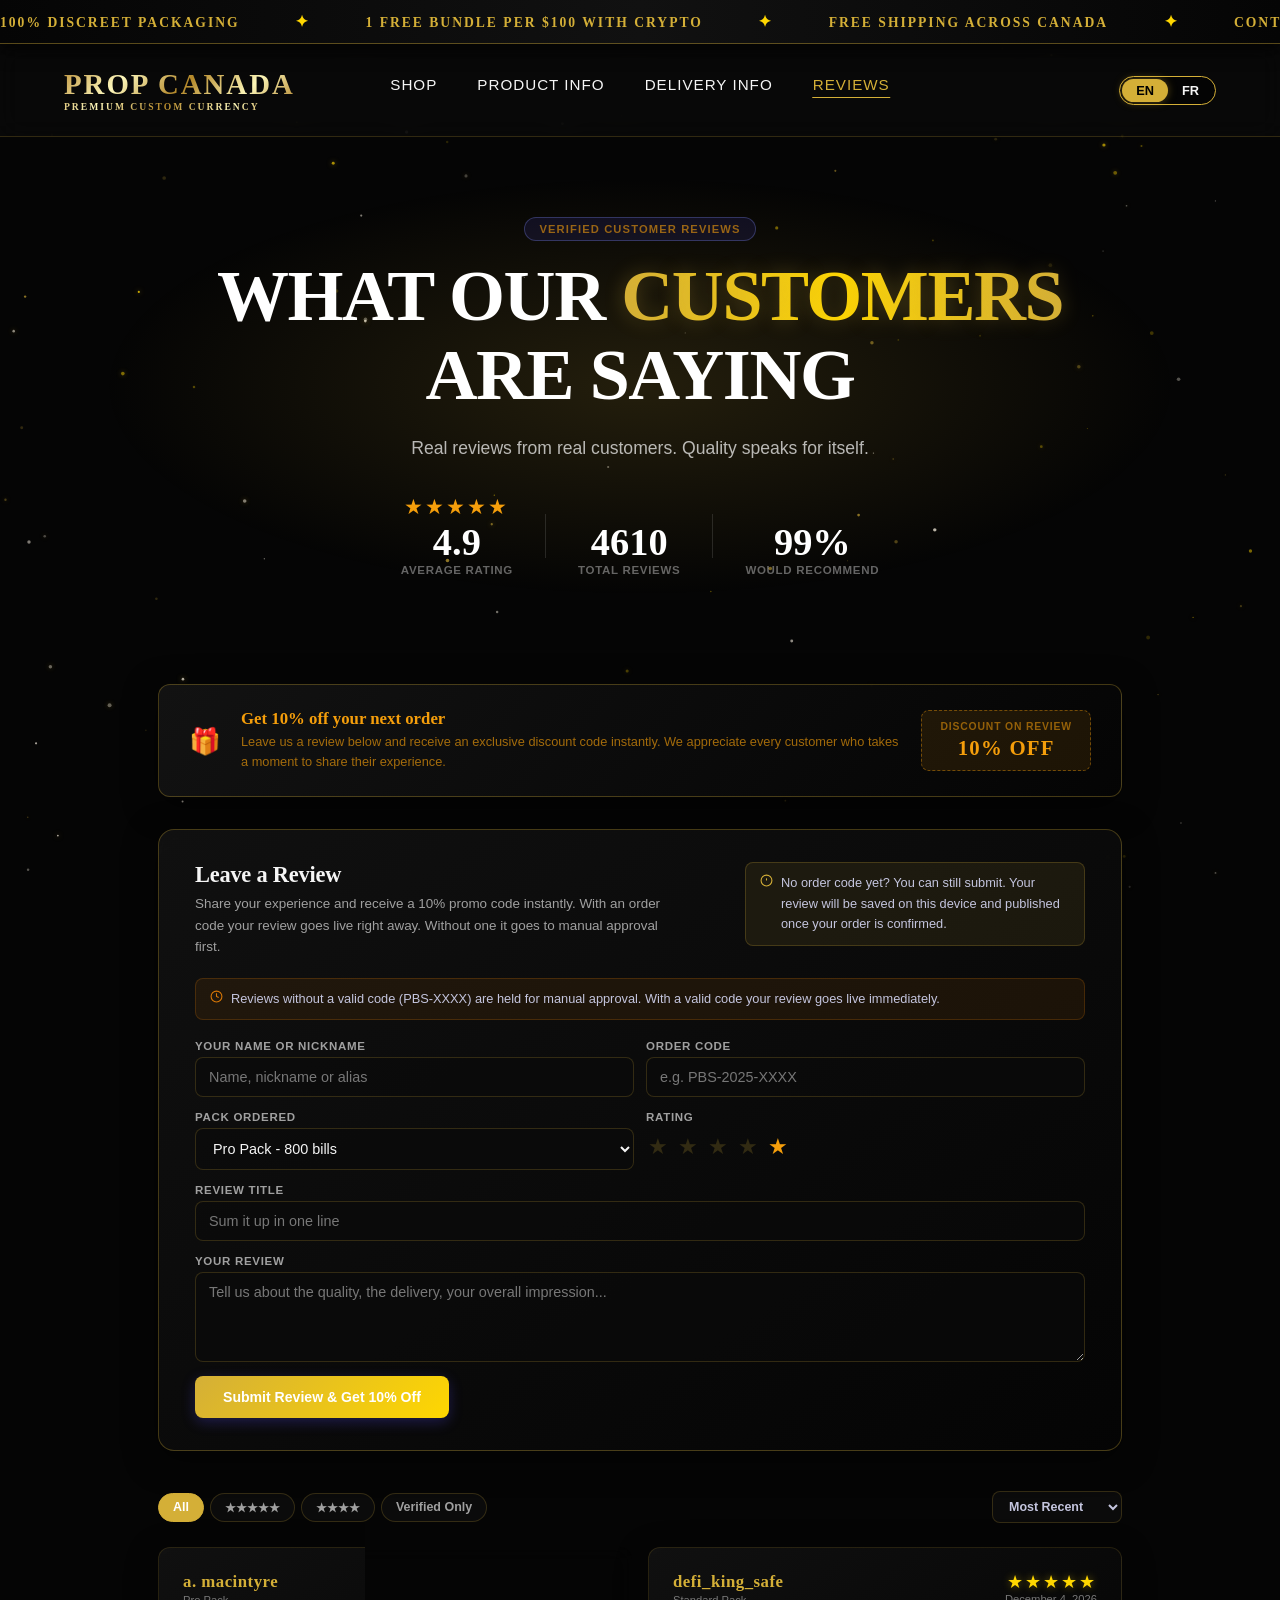
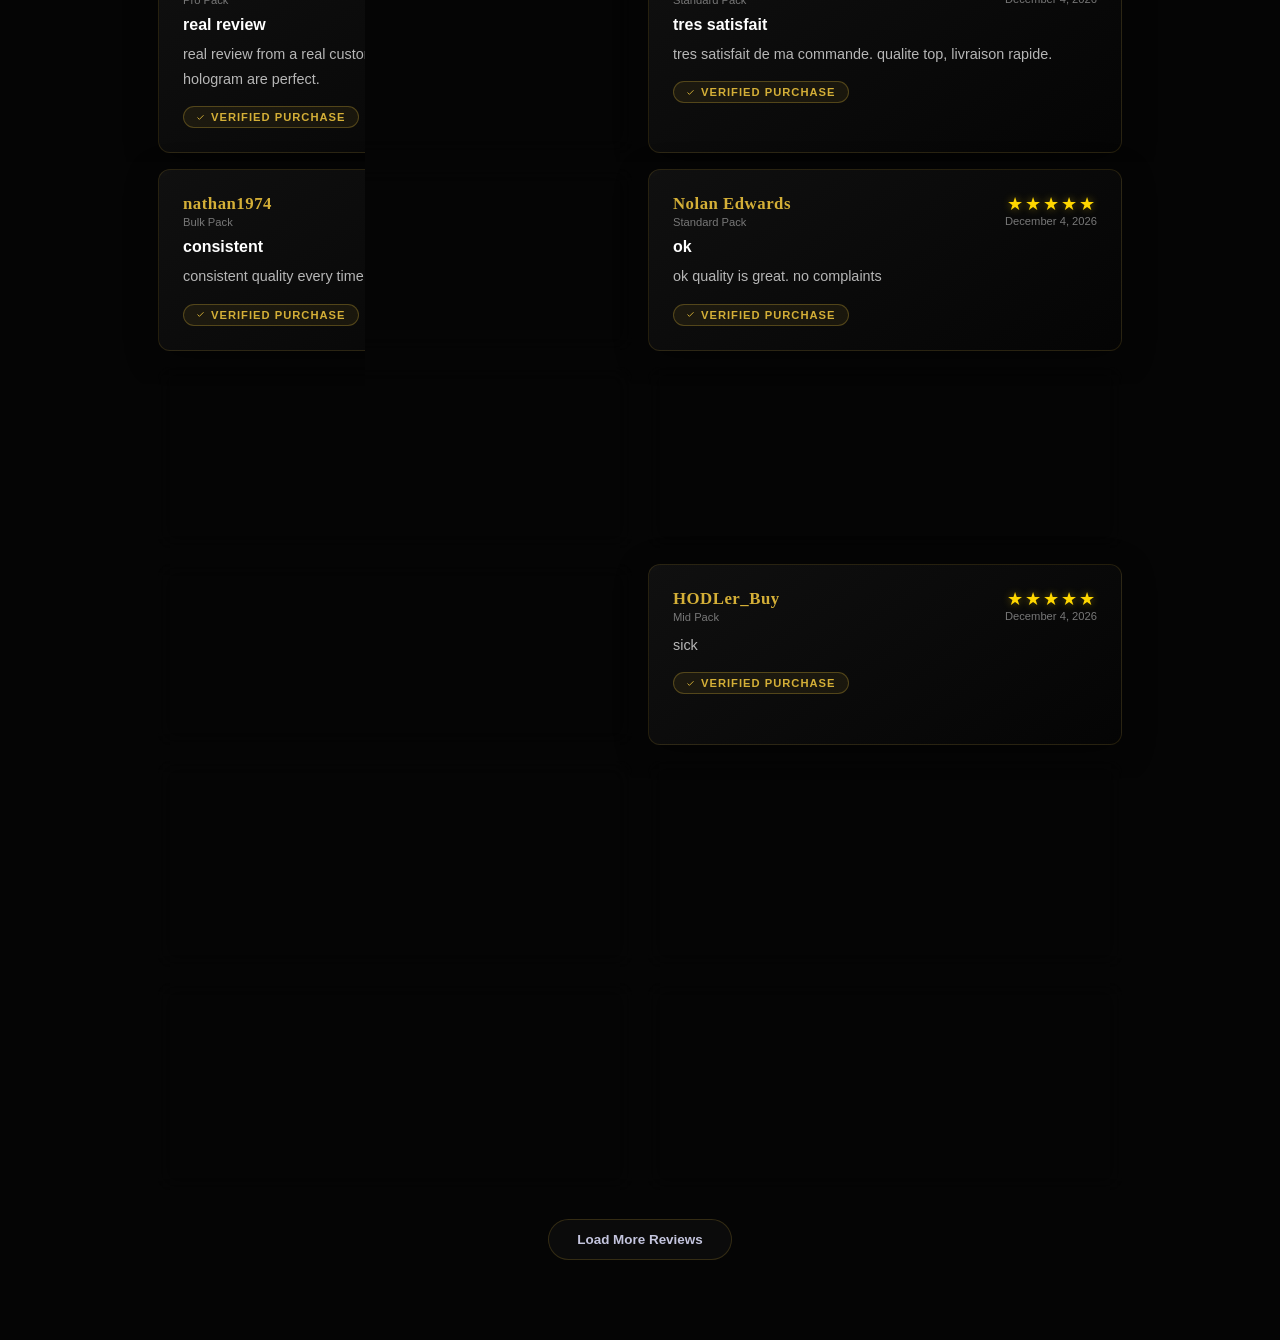
<file: pages/reviews.html>
<!DOCTYPE html>
<html lang="en">

<head>
  <meta charset="UTF-8">
  <meta name="viewport" content="width=device-width, initial-scale=1.0">
  <title>Avis Clients Prop Canada | Reviews — Prop Bills Canada</title>
  <meta name="description"
    content="Lisez les vrais avis clients de Prop Canada — plus de 850 avis vérifiés. Read verified customer reviews for Prop Canada prop bills. 4.9/5 stars. 99% would recommend.">
  <meta name="keywords"
    content="prop canada avis, prop bills canada reviews, prop money canada avis clients, propcanada témoignages, prop bills canada verified reviews, prop bills shop reviews">
  <meta name="robots" content="index, follow">
  <link rel="canonical" href="https://propcanada.com/pages/reviews.html">
      <!-- Open Graph & Twitter Cards -->
    <meta property="og:type" content="website">
    <meta property="og:title" content="Prop Canada | The Ultimate Prop Money Experience">
    <meta property="og:description" content="Elevate your visuals with the most realistic prop money on the market. Flawless details, premium feel, and instant shipping. Secure your bag today.">
    <meta property="og:url" content="https://propcanada.com/">
    <meta property="og:image" content="https://propcanada.com/image/prod/prop%20(3).webp">
    <meta property="og:locale" content="en_CA">
    <meta property="og:locale:alternate" content="fr_CA">
    <meta name="twitter:card" content="summary_large_image">
    <meta name="twitter:title" content="Prop Canada | The Ultimate Prop Money Experience">
    <meta name="twitter:description" content="Elevate your visuals with the most realistic prop money on the market. Flawless details, premium feel, and instant shipping. Secure your bag today.">
    <meta name="twitter:image" content="https://propcanada.com/image/prod/prop%20(3).webp">
    <meta name="author" content="Prop Canada">
  <meta name="theme-color" content="#D4AF37">
  <meta http-equiv="X-UA-Compatible" content="IE=edge">
  <!-- Hreflang — site bilingue FR/EN Canada -->
  <link rel="alternate" hreflang="fr-CA" href="https://propcanada.com/pages/reviews.html" />
  <link rel="alternate" hreflang="en-CA" href="https://propcanada.com/pages/reviews.html" />
  <link rel="alternate" hreflang="x-default" href="https://propcanada.com/pages/reviews.html" />
  <!-- Données structurées Schema.org — Reviews / AggregateRating -->
  <script type="application/ld+json">
{
  "@context": "https://schema.org",
  "@type": "Product",
  "name": "Prop Bills Canadiens — Prop Canada",
  "aggregateRating": {
    "@type": "AggregateRating",
    "ratingValue": "4.9",
    "reviewCount": "850",
    "bestRating": "5",
    "worstRating": "1"
  },
  "brand": { "@type": "Brand", "name": "Prop Canada" },
  "url": "https://propcanada.com/pages/reviews.html"
}
</script>
  <link rel="icon" type="image/jpeg" href="../cashlogo.jpg"><link rel="apple-touch-icon" href="../cashlogo.jpg">
  <link rel="manifest" href="../site.webmanifest">
  <link rel="preconnect" href="https://fonts.googleapis.com">
  <link
    href="https://fonts.googleapis.com/css2?family=Fraunces:ital,opsz,wght@0,9..144,700;0,9..144,900;1,9..144,700&family=Plus+Jakarta+Sans:wght@300;400;500;600;700;800&display=swap"
    rel="stylesheet">
  <style>
    :root {
      --night: #050505;
      --night2: #0a0a0a;
      --night3: #111111;
      --w: rgba(15, 15, 15, 0.7);
      --g50: rgba(10, 10, 10, 0.6);
      --g100: #151515;
      --g200: rgba(212, 175, 55, 0.2);
      --ink: #f5f5f5;
      --ink2: #c4c5de;
      --ink3: #a0a0a0;
      --ink4: #777777;
      --ind: #D4AF37;
      --ind2: #FFD700;
      --ind3: #996515;
      --ip: rgba(212, 175, 55, .09);
      --ib: rgba(212, 175, 55, .22);
      --amb: #d97706;
      --ap: rgba(217, 119, 6, .09);
      --ab: rgba(217, 119, 6, .22);
      --em: #059669;
      --ep: rgba(5, 150, 105, .09);
      --eb: rgba(5, 150, 105, .22);
      --gold: #f59e0b;
      --r4: 4px;
      --r8: 8px;
      --r12: 12px;
      --r16: 16px;
      --r20: 20px;
      --ease: .2s cubic-bezier(.4, 0, .2, 1);
      --sh: 0 2px 12px rgba(12, 13, 32, .07), 0 1px 3px rgba(12, 13, 32, .04);
      --shm: 0 6px 24px rgba(12, 13, 32, .1), 0 2px 8px rgba(12, 13, 32, .06);
    }

    *,
    *::before,
    *::after {
      margin: 0;
      padding: 0;
      box-sizing: border-box;
    }

    html {
      scroll-behavior: smooth;
    }

    body {
      font-family: 'Inter', sans-serif;
      background: #050505;
      color: var(--ink);
      -webkit-font-smoothing: antialiased;
    }

    .nav {
      background: var(--night);
      padding: 0 28px;
      display: flex;
      align-items: center;
      justify-content: space-between;
      height: 60px;
      position: sticky;
      top: 0;
      z-index: 100;
      box-shadow: 0 2px 16px rgba(0, 0, 0, .3);
    }

    .nav-logo {
      font-family: 'Cinzel', serif;
      font-size: 1.1rem;
      font-weight: 700;
      color: #fff;
      text-decoration: none;
    }

    .nav-back {
      display: flex;
      align-items: center;
      gap: 7px;
      color: rgba(255, 255, 255, .6);
      text-decoration: none;
      font-size: .84rem;
      font-weight: 600;
      transition: color var(--ease);
    }

    .nav-back:hover {
      color: #fff;
    }

    .lang-sw {
      display: flex;
      background: rgba(255, 255, 255, .08);
      border: 1px solid rgba(255, 255, 255, .1);
      border-radius: 50px;
      padding: 3px;
    }

    .lb {
      padding: 4px 12px;
      border: none;
      border-radius: 50px;
      background: transparent;
      color: rgba(255, 255, 255, .45);
      font-size: .74rem;
      font-weight: 600;
      cursor: pointer;
      transition: var(--ease);
      font-family: 'Inter', sans-serif;
    }

    .lb.active {
      background: var(--ind);
      color: #fff;
    }

    /* HERO */
    .hero {
      background: transparent;
      padding: 80px 28px 60px;
      position: relative;
      z-index: 1;
      text-align: center;
    }

    .hero::before {
      content: '';
      position: absolute;
      inset: 0;
      background: radial-gradient(ellipse 60% 60% at 50% 50%, rgba(212, 175, 55, .15), transparent 70%);
      pointer-events: none;
    }

    .hero-inner {
      position: relative;
      z-index: 1;
    }

    .kicker {
      display: inline-flex;
      align-items: center;
      gap: 7px;
      border: 1px solid rgba(129, 140, 248, .3);
      background: rgba(79, 70, 229, .12);
      color: var(--ind3);
      padding: 5px 14px;
      border-radius: 50px;
      font-size: .7rem;
      font-weight: 700;
      letter-spacing: .1em;
      text-transform: uppercase;
      margin-bottom: 16px;
    }

    .hero h1 {
      font-family: \'Cinzel\', serif;
      font-size: clamp(2.5rem, 6vw, 4.5rem);
      font-weight: 900;
      color: #fff;
      letter-spacing: -0.02em;
      margin-bottom: 18px;
      line-height: 1.1;
      text-transform: uppercase;
    }

    .hero h1 em {
      background: linear-gradient(to right, #D4AF37, #FFD700, #D4AF37);
      -webkit-background-clip: text;
      -webkit-text-fill-color: transparent;
      font-style: normal;
      text-shadow: 0 0 20px rgba(212, 175, 55, 0.3);
    }

    .hero p {
      font-size: 1.1rem;
      color: rgba(255, 255, 255, 0.7);
      max-width: 600px;
      margin: 0 auto 30px;
      line-height: 1.8;
    }

    .stats-bar {
      display: flex;
      align-items: flex-end;
      justify-content: center;
      gap: 32px;
      flex-wrap: wrap;
      position: relative;
      z-index: 1;
    }

    .stat-item {
      text-align: center;
    }

    .stat-num {
      font-family: 'Cinzel', serif;
      font-size: 2.4rem;
      font-weight: 900;
      color: #fff;
      line-height: 1;
    }

    .stat-lbl {
      font-size: .72rem;
      font-weight: 600;
      color: rgba(255, 255, 255, .38);
      letter-spacing: .06em;
      text-transform: uppercase;
      margin-top: 3px;
    }

    .stat-div {
      width: 1px;
      height: 44px;
      background: rgba(255, 255, 255, .12);
      align-self: center;
    }

    .stars-large {
      color: var(--gold);
      font-size: 1.3rem;
      letter-spacing: 2px;
      display: block;
      margin-bottom: 4px;
    }

    /* PROMO BANNER */
    .promo-banner {
      background: linear-gradient(135deg, rgba(20, 20, 20, 0.9), rgba(5, 5, 5, 0.9));
      backdrop-filter: blur(10px);
      border: 1px solid rgba(212, 175, 55, 0.3);
      border-radius: var(--r12);
      padding: 24px 30px;
      margin-bottom: 32px;
      display: flex;
      align-items: center;
      gap: 20px;
      flex-wrap: wrap;
      box-shadow: 0 8px 32px rgba(0, 0, 0, 0.5);
    }

    .promo-icon {
      font-size: 1.6rem;
      flex-shrink: 0;
    }

    .promo-text-block {
      flex: 1;
      min-width: 200px;
    }

    .promo-title {
      font-family: 'Cinzel', serif;
      font-size: 1.05rem;
      font-weight: 700;
      color: #f59e0b;
      margin-bottom: 3px;
    }

    .promo-sub {
      font-size: .8rem;
      color: rgba(245, 158, 11, .65);
      line-height: 1.55;
    }

    .promo-code-box {
      background: rgba(245, 158, 11, .1);
      border: 1.5px dashed rgba(245, 158, 11, .4);
      border-radius: var(--r8);
      padding: 10px 18px;
      text-align: center;
      flex-shrink: 0;
    }

    .promo-code-label {
      font-size: .65rem;
      font-weight: 700;
      letter-spacing: .08em;
      text-transform: uppercase;
      color: rgba(245, 158, 11, .55);
      margin-bottom: 4px;
    }

    .promo-code-value {
      font-family: 'Cinzel', serif;
      font-size: 1.3rem;
      font-weight: 900;
      color: #f59e0b;
      letter-spacing: .06em;
    }

    /* PROMO SUCCESS MODAL */
    .promo-modal-overlay {
      display: none;
      position: fixed;
      inset: 0;
      background: rgba(0, 0, 0, .6);
      z-index: 500;
      align-items: center;
      justify-content: center;
      padding: 20px;
    }

    .promo-modal-overlay.show {
      display: flex;
    }

    .promo-modal {
      background: linear-gradient(135deg, #1a1200, #2a1e00);
      border: 1.5px solid rgba(245, 158, 11, .35);
      border-radius: var(--r20);
      padding: 36px 32px;
      max-width: 420px;
      width: 100%;
      text-align: center;
      position: relative;
    }

    .promo-modal-close {
      position: absolute;
      top: 14px;
      right: 16px;
      background: none;
      border: none;
      color: rgba(245, 158, 11, .5);
      font-size: 1.2rem;
      cursor: pointer;
      line-height: 1;
    }

    .promo-modal-icon {
      font-size: 2.5rem;
      margin-bottom: 14px;
    }

    .promo-modal-title {
      font-family: 'Cinzel', serif;
      font-size: 1.5rem;
      font-weight: 900;
      color: #f59e0b;
      margin-bottom: 8px;
    }

    .promo-modal-msg {
      font-size: .88rem;
      color: rgba(245, 158, 11, .65);
      line-height: 1.7;
      margin-bottom: 20px;
    }

    .promo-modal-code {
      background: rgba(245, 158, 11, .1);
      border: 2px dashed rgba(245, 158, 11, .5);
      border-radius: var(--r12);
      padding: 16px;
      margin-bottom: 20px;
    }

    .promo-modal-code-label {
      font-size: .65rem;
      font-weight: 700;
      letter-spacing: .1em;
      text-transform: uppercase;
      color: rgba(245, 158, 11, .5);
      margin-bottom: 6px;
    }

    .promo-modal-code-value {
      font-family: 'Cinzel', serif;
      font-size: 2rem;
      font-weight: 900;
      color: #f59e0b;
      letter-spacing: .08em;
    }

    .promo-modal-note {
      font-size: .74rem;
      color: rgba(245, 158, 11, .45);
      line-height: 1.6;
    }

    .promo-copy-btn {
      background: rgba(245, 158, 11, .15);
      border: 1px solid rgba(245, 158, 11, .3);
      color: #f59e0b;
      padding: 9px 22px;
      border-radius: var(--r8);
      font-size: .82rem;
      font-weight: 700;
      cursor: pointer;
      font-family: 'Inter', sans-serif;
      transition: var(--ease);
      margin-top: 14px;
    }

    .promo-copy-btn:hover {
      background: rgba(245, 158, 11, .25);
    }

    /* WRAP */
    .wrap {
      max-width: 1020px;
      margin: 0 auto;
      padding: 48px 28px 80px;
    }

    /* MY REVIEW BANNER */
    .my-review-banner {
      background: linear-gradient(135deg, rgba(212, 175, 55, .08), rgba(255, 215, 0, .05));
      border: 1.5px solid var(--ib);
      border-radius: var(--r16);
      padding: 20px 24px;
      margin-bottom: 32px;
      display: none;
    }

    .my-review-banner.show {
      display: block;
    }

    .my-review-banner-head {
      display: flex;
      align-items: center;
      gap: 10px;
      margin-bottom: 12px;
    }

    .my-review-banner-ico {
      width: 32px;
      height: 32px;
      border-radius: 50%;
      background: var(--ip);
      border: 1px solid var(--ib);
      display: flex;
      align-items: center;
      justify-content: center;
      flex-shrink: 0;
      cursor: pointer;
      transition: background var(--ease), border-color var(--ease);
    }

    .my-review-banner-ico:hover {
      background: var(--ib);
      border-color: var(--ind);
    }

    .my-review-banner-ico.active {
      background: var(--ind);
      border-color: var(--ind);
    }

    .my-review-banner-ico.active svg {
      stroke: #fff;
    }

    .my-review-banner-title {
      font-size: .9rem;
      font-weight: 700;
      color: var(--ink);
    }

    .my-review-banner-sub {
      font-size: .78rem;
      color: var(--ink3);
    }

    .my-review-card {
      background: var(--w);
      border: 1px solid var(--g200);
      border-radius: var(--r12);
      padding: 16px 18px;
    }

    .my-rev-status {
      display: inline-flex;
      align-items: center;
      gap: 5px;
      font-size: .72rem;
      font-weight: 700;
      padding: 3px 10px;
      border-radius: 50px;
      margin-bottom: 10px;
    }

    .my-rev-status.pending {
      background: var(--ap);
      color: var(--amb);
      border: 1px solid var(--ab);
    }

    .my-rev-status.approved {
      background: var(--ep);
      color: var(--em);
      border: 1px solid var(--eb);
    }

    .my-promo-chip {
      display: inline-flex;
      align-items: center;
      gap: 6px;
      background: rgba(245, 158, 11, .1);
      border: 1px solid rgba(245, 158, 11, .3);
      border-radius: 50px;
      padding: 4px 12px;
      margin-top: 10px;
    }

    .my-promo-chip-label {
      font-size: .68rem;
      color: rgba(245, 158, 11, .7);
      font-weight: 600;
    }

    .my-promo-chip-code {
      font-size: .78rem;
      font-weight: 800;
      color: #f59e0b;
      letter-spacing: .04em;
    }

    .my-review-actions {
      display: none;
      gap: 8px;
      margin-top: 14px;
      flex-wrap: wrap;
    }

    .my-review-actions.show {
      display: flex;
    }

    .btn-rev-action {
      display: inline-flex;
      align-items: center;
      gap: 6px;
      padding: 7px 14px;
      border-radius: var(--r8);
      font-size: .76rem;
      font-weight: 700;
      cursor: pointer;
      font-family: 'Inter', sans-serif;
      transition: var(--ease);
      border: none;
    }

    .btn-rev-restart {
      background: var(--ip);
      color: var(--ind2);
      border: 1px solid var(--ib);
    }

    .btn-rev-restart:hover {
      background: var(--ib);
      color: var(--ind);
    }

    .btn-rev-delete {
      background: var(--rp, rgba(220, 38, 38, .09));
      color: #dc2626;
      border: 1px solid rgba(220, 38, 38, .22);
    }

    .btn-rev-delete:hover {
      background: rgba(220, 38, 38, .18);
    }

    .delete-confirm {
      display: none;
      background: rgba(220, 38, 38, .06);
      border: 1.5px solid rgba(220, 38, 38, .22);
      border-radius: var(--r8);
      padding: 12px 14px;
      margin-top: 10px;
      font-size: .82rem;
      color: #b91c1c;
      line-height: 1.6;
    }

    .delete-confirm.show {
      display: block;
    }

    .delete-confirm-btns {
      display: flex;
      gap: 8px;
      margin-top: 10px;
    }

    .btn-confirm-yes {
      background: #dc2626;
      color: #fff;
      border: none;
      padding: 6px 14px;
      border-radius: var(--r8);
      font-size: .76rem;
      font-weight: 700;
      cursor: pointer;
      font-family: 'Inter', sans-serif;
      transition: var(--ease);
    }

    .btn-confirm-yes:hover {
      background: #b91c1c;
    }

    .btn-confirm-no {
      background: var(--g100);
      color: var(--ink2);
      border: 1px solid var(--g200);
      padding: 6px 14px;
      border-radius: var(--r8);
      font-size: .76rem;
      font-weight: 700;
      cursor: pointer;
      font-family: 'Inter', sans-serif;
      transition: var(--ease);
    }

    .btn-confirm-no:hover {
      background: var(--g200);
    }

    /* SUBMIT */
    .submit-section {
      background: linear-gradient(145deg, rgba(20, 20, 20, 0.8), rgba(5, 5, 5, 0.9));
      backdrop-filter: blur(12px);
      border: 1px solid rgba(212, 175, 55, 0.3);
      border-radius: var(--r16);
      padding: 32px 36px;
      margin-bottom: 40px;
      box-shadow: 0 8px 32px rgba(0, 0, 0, 0.5);
    }

    .submit-header {
      display: flex;
      align-items: flex-start;
      justify-content: space-between;
      gap: 16px;
      margin-bottom: 20px;
      flex-wrap: wrap;
    }

    .submit-title {
      font-family: 'Cinzel', serif;
      font-size: 1.4rem;
      font-weight: 700;
      color: var(--ink);
      letter-spacing: -.01em;
      margin-bottom: 5px;
    }

    .submit-desc {
      font-size: .84rem;
      color: var(--ink3);
      line-height: 1.6;
      max-width: 480px;
    }

    .code-notice {
      background: var(--ip);
      border: 1px solid var(--ib);
      border-radius: var(--r8);
      padding: 10px 14px;
      font-size: .8rem;
      color: var(--ink2);
      line-height: 1.6;
      display: flex;
      align-items: flex-start;
      gap: 8px;
      max-width: 340px;
    }

    .code-notice svg {
      color: var(--ind);
      flex-shrink: 0;
      margin-top: 1px;
    }

    .pending-notice {
      background: var(--ap);
      border: 1px solid var(--ab);
      border-radius: var(--r8);
      padding: 10px 14px;
      font-size: .8rem;
      color: var(--ink2);
      line-height: 1.6;
      margin-bottom: 20px;
      display: flex;
      align-items: flex-start;
      gap: 8px;
    }

    .pending-notice svg {
      color: var(--amb);
      flex-shrink: 0;
      margin-top: 1px;
    }

    .rev-form {
      display: flex;
      flex-direction: column;
      gap: 14px;
    }

    .fg {
      display: flex;
      flex-direction: column;
      gap: 5px;
    }

    .fg label {
      font-size: .72rem;
      font-weight: 700;
      letter-spacing: .06em;
      text-transform: uppercase;
      color: var(--ink3);
    }

    .fi {
      width: 100%;
      background: var(--g50);
      border: 1.5px solid var(--g200);
      border-radius: var(--r8);
      color: var(--ink);
      padding: 11px 13px;
      font-size: .9rem;
      font-family: 'Inter', sans-serif;
      outline: none;
      transition: border-color var(--ease), box-shadow var(--ease);
    }

    .fi:focus {
      border-color: var(--ind);
      background: var(--w);
      box-shadow: 0 0 0 3px var(--ip);
    }

    .fi::placeholder {
      color: var(--ink4);
    }

    textarea.fi {
      resize: vertical;
      min-height: 90px;
    }

    .g2 {
      display: grid;
      grid-template-columns: 1fr 1fr;
      gap: 12px;
    }

    .star-picker {
      display: flex;
      gap: 6px;
      margin-top: 3px;
    }

    .star-btn {
      font-size: 1.4rem;
      cursor: pointer;
      background: none;
      border: none;
      color: var(--g200);
      transition: color var(--ease), transform var(--ease);
      padding: 2px;
    }

    .star-btn:hover,
    .star-btn.on {
      color: var(--gold);
    }

    .star-btn:hover {
      transform: scale(1.15);
    }

    .btn-submit {
      background: linear-gradient(135deg, #D4AF37, #FFD700);
      color: #000;
      color: #fff;
      border: none;
      padding: 13px 28px;
      border-radius: var(--r8);
      font-size: .88rem;
      font-weight: 700;
      cursor: pointer;
      font-family: 'Inter', sans-serif;
      transition: var(--ease);
      box-shadow: 0 4px 14px rgba(79, 70, 229, .3);
    }

    .btn-submit:hover {
      filter: brightness(1.08);
      transform: translateY(-1px);
    }

    .flash {
      display: none;
      background: var(--ep);
      border: 1.5px solid var(--eb);
      border-radius: var(--r8);
      padding: 14px 16px;
      font-size: .88rem;
      color: var(--em);
      font-weight: 600;
      margin-bottom: 18px;
      align-items: center;
      gap: 9px;
    }

    .flash.show {
      display: flex;
    }

    .flash svg {
      flex-shrink: 0;
    }

    .already-submitted {
      display: none;
      background: var(--ip);
      border: 1.5px solid var(--ib);
      border-radius: var(--r8);
      padding: 14px 16px;
      font-size: .88rem;
      color: var(--ind2);
      font-weight: 600;
      margin-bottom: 18px;
      align-items: center;
      gap: 9px;
    }

    .already-submitted.show {
      display: flex;
    }

    /* FILTERS */
    .filters-row {
      display: flex;
      align-items: center;
      justify-content: space-between;
      gap: 14px;
      margin-bottom: 24px;
      flex-wrap: wrap;
    }

    .filter-tabs {
      display: flex;
      gap: 6px;
      flex-wrap: wrap;
    }

    .ftab {
      padding: 6px 14px;
      border: 1.5px solid var(--g200);
      border-radius: 50px;
      background: var(--w);
      color: var(--ink3);
      font-size: .78rem;
      font-weight: 600;
      cursor: pointer;
      transition: var(--ease);
      font-family: 'Inter', sans-serif;
    }

    .ftab:hover {
      border-color: var(--ind);
      color: var(--ind);
    }

    .ftab.active {
      background: var(--ind);
      border-color: var(--ind);
      color: #fff;
    }

    .sort-select {
      background: var(--w);
      border: 1.5px solid var(--g200);
      border-radius: var(--r8);
      color: var(--ink2);
      padding: 7px 12px;
      font-size: .78rem;
      font-weight: 600;
      font-family: 'Inter', sans-serif;
      outline: none;
      cursor: pointer;
    }

    /* GRID */
    .reviews-grid {
      display: grid;
      grid-template-columns: repeat(auto-fill, minmax(340px, 1fr));
      gap: 24px;
      gap: 16px;
    }

    .rev-card {
      background: linear-gradient(145deg, rgba(20, 20, 20, 0.8), rgba(5, 5, 5, 0.9));
      backdrop-filter: blur(10px);
      border: 1px solid rgba(212, 175, 55, 0.15);
      border-radius: var(--r12);
      padding: 24px;
      box-shadow: 0 8px 32px rgba(0, 0, 0, 0.4);
      transition: all var(--ease);
    }

    .rev-card:hover {
      transform: translateY(-4px);
      box-shadow: 0 12px 40px rgba(212, 175, 55, 0.12);
      border-color: rgba(212, 175, 55, 0.5);
    }

    .rev-card.mine {
      border-color: var(--ib);
      background: linear-gradient(135deg, rgba(79, 70, 229, .03), var(--w));
    }

    .rev-head {
      display: flex;
      align-items: flex-start;
      justify-content: space-between;
      gap: 10px;
      margin-bottom: 10px;
    }

    .rev-author {
      font-family: 'Cinzel', serif;
      font-size: 1.05rem;
      font-weight: 700;
      color: var(--ind);
      letter-spacing: 0.5px;
    }

    .rev-pack {
      font-size: .7rem;
      color: var(--ink4);
      margin-top: 2px;
      font-weight: 500;
    }

    .rev-stars {
      color: #FFD700;
      font-size: 1.1rem;
      letter-spacing: 2px;
      text-shadow: 0 0 8px rgba(255, 215, 0, 0.4);
    }

    .rev-date {
      font-size: .7rem;
      color: var(--ink4);
      white-space: nowrap;
    }

    .rev-title {
      font-size: 1rem;
      font-weight: 700;
      color: #fff;
      margin-bottom: 8px;
      margin-top: 8px;
    }

    .rev-text {
      font-size: 0.9rem;
      color: rgba(255, 255, 255, 0.7);
      line-height: 1.75;
    }

    .rev-verified {
      display: inline-flex;
      align-items: center;
      gap: 6px;
      background: rgba(212, 175, 55, 0.08);
      border: 1px solid rgba(212, 175, 55, 0.3);
      color: #D4AF37;
      font-size: .7rem;
      font-weight: 700;
      padding: 4px 12px;
      border-radius: 50px;
      margin-top: 14px;
      text-transform: uppercase;
      letter-spacing: 1px;
    }

    .rev-verified svg {
      flex-shrink: 0;
    }

    .rev-mine-badge {
      display: inline-flex;
      align-items: center;
      gap: 4px;
      background: var(--ip);
      border: 1px solid var(--ib);
      color: var(--ind2);
      font-size: .66rem;
      font-weight: 700;
      padding: 2px 8px;
      border-radius: 50px;
      margin-top: 10px;
      margin-left: 4px;
    }

    .load-more-wrap {
      text-align: center;
      margin-top: 28px;
    }

    .btn-load {
      background: var(--w);
      border: 1.5px solid var(--g200);
      color: var(--ink2);
      padding: 12px 28px;
      border-radius: 50px;
      font-size: .84rem;
      font-weight: 600;
      cursor: pointer;
      font-family: 'Inter', sans-serif;
      transition: var(--ease);
    }

    .btn-load:hover {
      border-color: var(--ind);
      color: var(--ind);
    }

    @media(max-width:640px) {
      .wrap {
        padding: 32px 14px 60px;
      }

      .hero {
        padding: 44px 16px 40px;
      }

      .nav {
        padding: 0 14px;
      }

      .g2 {
        grid-template-columns: 1fr;
      }

      .submit-header {
        flex-direction: column;
      }

      .promo-banner {
        background: linear-gradient(135deg, rgba(20, 20, 20, 0.9), rgba(5, 5, 5, 0.9));
        backdrop-filter: blur(10px);
        border: 1px solid rgba(212, 175, 55, 0.3);
        border-radius: var(--r12);
        padding: 24px 30px;
        margin-bottom: 32px;
        display: flex;
        align-items: center;
        gap: 20px;
        flex-wrap: wrap;
        box-shadow: 0 8px 32px rgba(0, 0, 0, 0.5);
      }
    }




    /* --- CSS POUR LA NAVIGATION DES PAGES SECONDAIRES --- */
    :root {
      --gold-primary: #D4AF37;
      --text-muted: #a0a0a0;
      --text-light: #f5f5f5;
      --glass-bg: rgba(10, 10, 10, 0.6);
      --glass-border: rgba(212, 175, 55, 0.2);
      --font-heading: 'Cinzel', serif;
      --font-body: 'Inter', sans-serif;
      --gold-gradient: linear-gradient(135deg, #BF953F, #FCF6BA, #B38728, #FBF5B7, #AA771C);
    }

    /* --- NAVIGATION --- */
    .navbar {
      position: sticky;
      top: 0;
      width: 100%;
      display: flex;
      justify-content: space-between;
      align-items: center;
      padding: 1.5rem 5%;
      background: var(--glass-bg);
      backdrop-filter: blur(12px);
      -webkit-backdrop-filter: blur(12px);
      border-bottom: 1px solid var(--glass-border);
      z-index: 100;
      transition: all 0.3s ease;
    }

    .navbar .logo {
      font-family: var(--font-heading);
      font-size: 1.8rem;
      font-weight: 700;
      letter-spacing: 2px;
      background: var(--gold-gradient);
      -webkit-background-clip: text;
      -webkit-text-fill-color: transparent;
      text-transform: uppercase;
      text-decoration: none;
    }

    .nav-links {
      list-style: none;
      display: flex;
      gap: 2.5rem;
      position: absolute;
      left: 50%;
      transform: translateX(-50%);
      margin: 0;
      padding: 0;
    }

    .nav-links a {
      color: var(--text-light);
      text-decoration: none;
      font-size: 0.95rem;
      font-weight: 400;
      text-transform: uppercase;
      letter-spacing: 1px;
      transition: color 0.3s ease;
      position: relative;
      font-family: var(--font-body);
    }

    .nav-links a::after {
      content: '';
      position: absolute;
      bottom: -5px;
      left: 0;
      width: 0%;
      height: 1px;
      background: var(--gold-primary);
      transition: width 0.3s ease;
    }

    .nav-links a:hover,
    .nav-links a.active {
      color: var(--gold-primary);
    }

    .nav-links a:hover::after,
    .nav-links a.active::after {
      width: 100%;
    }

    @media (max-width: 850px) {
      .nav-links {
        display: none;
      }
    }

    /* LANGUAGE TOGGLE */
    .lang-tog {
      display: flex;
      background: rgba(0, 0, 0, 0.5);
      border: 1px solid #D4AF37;
      border-radius: 50px;
      padding: 2px;
    }

    .lb {
      padding: 4px 14px;
      border: none;
      border-radius: 50px;
      background: transparent;
      color: #f5f5f5;
      font-size: 0.8rem;
      font-weight: 700;
      cursor: pointer;
      transition: all 0.3s ease;
      font-family: 'Inter', sans-serif;
    }

    .lb:hover {
      color: #D4AF37;
    }

    .lb.active {
      background: #D4AF37;
      color: #000;
      box-shadow: 0 0 10px rgba(212, 175, 55, 0.4);
    }
  </style>
  <link rel="stylesheet" href="../mobile-menu.css">
</head>

<body>

  <!-- Custom Cursor Removed -->
  <!-- Page Transition Overlay -->
  <div class="page-transition-overlay"></div>


  <!-- PROMO MODAL -->
  <div class="promo-modal-overlay" id="promo-modal">
    <div class="promo-modal">
      <button class="promo-modal-close" onclick="closePromoModal()">✕</button>
      <div class="promo-modal-icon">🎉</div>
      <div class="promo-modal-title" id="pm-title">Thank you!</div>
      <div class="promo-modal-msg" id="pm-msg">Your review was submitted. As a thank-you, here is your exclusive 10%
        discount code for your next order. Use it at checkout.</div>
      <div class="promo-modal-code">
        <div class="promo-modal-code-label" id="pm-code-label">Your promo code</div>
        <div class="promo-modal-code-value" id="pm-code-value">PBS10-XXXX</div>
      </div>
      <div class="promo-modal-note" id="pm-note">Send this code to us on Telegram when placing your next order. Valid
        for one use only.</div>
      <button class="promo-copy-btn" onclick="copyPromoCode()" id="pm-copy-btn">Copy code</button>
    </div>
  </div>



  <!-- STRIP MARQUEE -->
  <style>
    .marquee-container {
      background: linear-gradient(90deg, #050505, #111111, #050505);
      border-bottom: 1px solid rgba(212, 175, 55, 0.4);
      overflow: hidden;
      white-space: nowrap;
      position: relative;
      z-index: 1000;
      padding: 12px 0;
      box-shadow: 0 4px 20px rgba(0, 0, 0, 0.8);
      display: flex;
      align-items: center;
    }

    .marquee-content {
      display: inline-block;
      white-space: nowrap;
      animation: marquee 40s linear infinite;
      font-family: 'Cinzel', serif;
      font-size: 0.85rem;
      font-weight: 700;
      color: #D4AF37;
      letter-spacing: 2px;
      text-transform: uppercase;
    }

    .marquee-container:hover .marquee-content {
      animation-play-state: paused;
    }

    .marquee-item {
      display: inline-flex;
      align-items: center;
    }

    .marquee-item a {
      color: #D4AF37;
      text-decoration: none;
      transition: all 0.3s ease;
    }

    .marquee-item a:hover {
      color: #FFF;
      text-shadow: 0 0 10px rgba(212, 175, 55, 0.8);
    }

    .marquee-ornament {
      margin: 0 50px;
      color: #FFD700;
      font-size: 1rem;
      display: inline-block;
      animation: m-pulse 2s infinite;
    }

    @keyframes marquee {
      0% {
        transform: translateX(0);
      }

      100% {
        transform: translateX(-50%);
      }
    }

    @keyframes m-pulse {

      0%,
      100% {
        opacity: 1;
        transform: scale(1);
      }

      50% {
        opacity: 0.6;
        transform: scale(0.85);
      }
    }


    /* --- CSS POUR LA NAVIGATION DES PAGES SECONDAIRES --- */
    :root {
      --gold-primary: #D4AF37;
      --text-muted: #a0a0a0;
      --text-light: #f5f5f5;
      --glass-bg: rgba(10, 10, 10, 0.6);
      --glass-border: rgba(212, 175, 55, 0.2);
      --font-heading: 'Cinzel', serif;
      --font-body: 'Inter', sans-serif;
      --gold-gradient: linear-gradient(135deg, #BF953F, #FCF6BA, #B38728, #FBF5B7, #AA771C);
    }

    /* --- NAVIGATION --- */
    .navbar {
      position: sticky;
      top: 0;
      width: 100%;
      display: flex;
      justify-content: space-between;
      align-items: center;
      padding: 1.5rem 5%;
      background: var(--glass-bg);
      backdrop-filter: blur(12px);
      -webkit-backdrop-filter: blur(12px);
      border-bottom: 1px solid var(--glass-border);
      z-index: 100;
      transition: all 0.3s ease;
    }

    .navbar .logo {
      font-family: var(--font-heading);
      font-size: 1.8rem;
      font-weight: 700;
      letter-spacing: 2px;
      background: var(--gold-gradient);
      -webkit-background-clip: text;
      -webkit-text-fill-color: transparent;
      text-transform: uppercase;
      text-decoration: none;
    }

    .nav-links {
      list-style: none;
      display: flex;
      gap: 2.5rem;
      position: absolute;
      left: 50%;
      transform: translateX(-50%);
      margin: 0;
      padding: 0;
    }

    .nav-links a {
      color: var(--text-light);
      text-decoration: none;
      font-size: 0.95rem;
      font-weight: 400;
      text-transform: uppercase;
      letter-spacing: 1px;
      transition: color 0.3s ease;
      position: relative;
      font-family: var(--font-body);
    }

    .nav-links a::after {
      content: '';
      position: absolute;
      bottom: -5px;
      left: 0;
      width: 0%;
      height: 1px;
      background: var(--gold-primary);
      transition: width 0.3s ease;
    }

    .nav-links a:hover,
    .nav-links a.active {
      color: var(--gold-primary);
    }

    .nav-links a:hover::after,
    .nav-links a.active::after {
      width: 100%;
    }

    @media (max-width: 850px) {
      .nav-links {
        display: none;
      }
    }

    /* LANGUAGE TOGGLE */
    .lang-tog {
      display: flex;
      background: rgba(0, 0, 0, 0.5);
      border: 1px solid #D4AF37;
      border-radius: 50px;
      padding: 2px;
    }

    .lb {
      padding: 4px 14px;
      border: none;
      border-radius: 50px;
      background: transparent;
      color: #f5f5f5;
      font-size: 0.8rem;
      font-weight: 700;
      cursor: pointer;
      transition: all 0.3s ease;
      font-family: 'Inter', sans-serif;
    }

    .lb:hover {
      color: #D4AF37;
    }

    .lb.active {
      background: #D4AF37;
      color: #000;
      box-shadow: 0 0 10px rgba(212, 175, 55, 0.4);
    }
  </style>
  <div class="marquee-container">
    <div class="marquee-content">
      <!-- Set 1 -->
      <span class="marquee-item"><span id="an1">100% Discreet Packaging</span></span>
      <span class="marquee-ornament">✦</span>
      <span class="marquee-item"><span id="an2">1 Free Bundle per $100 with Crypto</span></span>
      <span class="marquee-ornament">✦</span>
      <span class="marquee-item"><span id="an3">Free Shipping Across Canada</span></span>
      <span class="marquee-ornament">✦</span>
      <span class="marquee-item"><a href="https://t.me/propbillsofficial1" target="_blank" id="an-tg">Contact Telegram:
          @propbillsofficial1</a></span>
      <span class="marquee-ornament">✦</span>

      <!-- Set 2 (for seamless loop) -->
      <span class="marquee-item"><span id="an1-dup">100% Discreet Packaging</span></span>
      <span class="marquee-ornament">✦</span>
      <span class="marquee-item"><span id="an2-dup">1 Free Bundle per $100 with Crypto</span></span>
      <span class="marquee-ornament">✦</span>
      <span class="marquee-item"><span id="an3-dup">Free Shipping Across Canada</span></span>
      <span class="marquee-ornament">✦</span>
      <span class="marquee-item"><a href="https://t.me/propbillsofficial1" target="_blank" id="an-tg-dup">Contact
          Telegram: @propbillsofficial1</a></span>
      <span class="marquee-ornament">✦</span>

      <!-- Set 3 -->
      <span class="marquee-item"><span id="an1-trip">100% Discreet Packaging</span></span>
      <span class="marquee-ornament">✦</span>
      <span class="marquee-item"><span id="an2-trip">1 Free Bundle per $100 with Crypto</span></span>
      <span class="marquee-ornament">✦</span>
      <span class="marquee-item"><span id="an3-trip">Free Shipping Across Canada</span></span>
      <span class="marquee-ornament">✦</span>
      <span class="marquee-item"><a href="https://t.me/propbillsofficial1" target="_blank" id="an-tg-trip">Contact
          Telegram: @propbillsofficial1</a></span>
      <span class="marquee-ornament">✦</span>

      <!-- Set 4 -->
      <span class="marquee-item"><span id="an1-quad">100% Discreet Packaging</span></span>
      <span class="marquee-ornament">✦</span>
      <span class="marquee-item"><span id="an2-quad">1 Free Bundle per $100 with Crypto</span></span>
      <span class="marquee-ornament">✦</span>
      <span class="marquee-item"><span id="an3-quad">Free Shipping Across Canada</span></span>
      <span class="marquee-ornament">✦</span>
      <span class="marquee-item"><a href="https://t.me/propbillsofficial1" target="_blank" id="an-tg-quad">Contact
          Telegram: @propbillsofficial1</a></span>
      <span class="marquee-ornament">✦</span>
    </div>
  </div>


  </div>

  <!-- Effet de particules d'or scintillantes -->
  <canvas id="gold-dust"
    style="position:fixed; top:0; left:0; width:100vw; height:100vh; z-index:0; pointer-events:none;"></canvas>

  <!-- NAVIGATION -->
  <nav class="navbar">
    <div class="mobile-menu-overlay" id="mobileOverlay" onclick="toggleMobileMenu()"></div>
    <a href="../index.html" class="logo" style="text-decoration:none;">
      <div class="logo-name" id="h-logo-name" style="color:var(--gold-primary, #D4AF37);">PROP CANADA</div>
      <div class="logo-sub" id="h-logo-sub"
        style="font-size:0.6rem;color:var(--text-muted, #a0a0a0);letter-spacing:2px;text-transform:uppercase;">Premium
        Custom Currency</div>
    </a>
    <div class="nav-menu-wrapper" id="navMenu">
      <ul class="nav-links">
        <li><a href="../index.html#boutique" id="hero-shop-lbl">Shop</a></li>
        <li><a href="product-info.html" id="hero-product-lbl">Product Info</a></li>
        <li><a href="delivery-info.html" id="hero-delivery-lbl">Delivery Info</a></li>
        <li><a href="reviews.html" id="hero-reviews-lbl" class='active'>Reviews</a></li>
      </ul>
      <div class="lang-tog-wrapper">
        <div class="lang-tog">
          <button class="lb active" id="lang-en" onclick="setLang('en')">EN</button>
          <button class="lb" id="lang-fr" onclick="setLang('fr')">FR</button>
        </div>
      </div>
    </div>
    <button class="mobile-menu-btn" onclick="toggleMobileMenu()" aria-label="Toggle Menu">
      <svg viewBox="0 0 24 24" fill="none" stroke="currentColor" stroke-width="2">
        <line x1="3" y1="12" x2="21" y2="12" class="line1"></line>
        <line x1="3" y1="6" x2="21" y2="6" class="line2"></line>
        <line x1="3" y1="18" x2="21" y2="18" class="line3"></line>
      </svg>
    </button>
  </nav>


  <div class="hero">
    <div class="hero-inner">
      <div class="kicker" id="kicker">Verified Customer Reviews</div>
      <h1 id="h1">What Our <em>Customers</em><br>Are Saying</h1>
      <p id="hdesc">Real reviews from real customers. Quality speaks for itself.</p>
      <div class="stats-bar">
        <div class="stat-item">
          <span class="stars-large">★★★★★</span>
          <div class="stat-num">4.9</div>
          <div class="stat-lbl" id="stat-avg-lbl">Average Rating</div>
        </div>
        <div class="stat-div"></div>
        <div class="stat-item">
          <div class="stat-num" id="stat-count">850</div>
          <div class="stat-lbl" id="stat-count-lbl">Total Reviews</div>
        </div>
        <div class="stat-div"></div>
        <div class="stat-item">
          <div class="stat-num">99%</div>
          <div class="stat-lbl" id="stat-rec-lbl">Would Recommend</div>
        </div>
      </div>
    </div>
  </div>

  <div class="wrap">

    <!-- PROMO BANNER -->
    <div class="promo-banner">
      <div class="promo-icon">🎁</div>
      <div class="promo-text-block">
        <div class="promo-title" id="promo-banner-title">Get 10% off your next order</div>
        <div class="promo-sub" id="promo-banner-sub">Leave us a review below and receive an exclusive discount code
          instantly. We appreciate every customer who takes a moment to share their experience.</div>
      </div>
      <div class="promo-code-box">
        <div class="promo-code-label" id="promo-code-label">Discount on review</div>
        <div class="promo-code-value">10% OFF</div>
      </div>
    </div>

    <!-- MY REVIEW BANNER -->
    <div class="my-review-banner" id="my-review-banner">
      <div class="my-review-banner-head">
        <div class="my-review-banner-ico" onclick="toggleReviewActions()" id="my-review-ico" title="Options">
          <svg width="14" height="14" fill="none" stroke="currentColor" stroke-width="2.5" viewBox="0 0 24 24">
            <path d="M20 21v-2a4 4 0 0 0-4-4H8a4 4 0 0 0-4 4v2" />
            <circle cx="12" cy="7" r="4" />
          </svg>
        </div>
        <div>
          <div class="my-review-banner-title" id="my-banner-title">Your Review</div>
          <div class="my-review-banner-sub" id="my-banner-sub">Saved on this device</div>
        </div>
      </div>
      <div class="my-review-card">
        <div class="my-rev-status pending" id="my-rev-status">
          <svg width="10" height="10" fill="none" stroke="currentColor" stroke-width="2.5" viewBox="0 0 24 24">
            <circle cx="12" cy="12" r="10" />
            <polyline points="12 6 12 12 16 14" />
          </svg>
          <span id="my-rev-status-lbl">Pending approval</span>
        </div>
        <div class="rev-stars" id="my-rev-stars"></div>
        <div class="rev-title" id="my-rev-title" style="margin-top:6px;"></div>
        <div class="rev-text" id="my-rev-text" style="margin-top:4px;"></div>
        <div class="my-promo-chip" id="my-promo-chip" style="display:none;">
          <span class="my-promo-chip-label" id="my-chip-label">Your promo code:</span>
          <span class="my-promo-chip-code" id="my-chip-code"></span>
        </div>
        <div class="my-review-actions">
          <button class="btn-rev-action btn-rev-restart" onclick="restartReview()">
            <svg width="12" height="12" fill="none" stroke="currentColor" stroke-width="2.5" viewBox="0 0 24 24">
              <polyline points="1 4 1 10 7 10" />
              <path d="M3.51 15a9 9 0 1 0 .49-4.95" />
            </svg>
            <span id="btn-restart-lbl">Restart Review</span>
          </button>
          <button class="btn-rev-action btn-rev-delete" onclick="askDeleteReview()">
            <svg width="12" height="12" fill="none" stroke="currentColor" stroke-width="2.5" viewBox="0 0 24 24">
              <polyline points="3 6 5 6 21 6" />
              <path d="M19 6l-1 14H6L5 6" />
              <path d="M10 11v6" />
              <path d="M14 11v6" />
              <path d="M9 6V4h6v2" />
            </svg>
            <span id="btn-delete-lbl">Delete Review</span>
          </button>
        </div>
        <div class="delete-confirm" id="delete-confirm">
          <span id="delete-confirm-msg">Are you sure? This will permanently erase your review and your promo code from
            this device.</span>
          <div class="delete-confirm-btns">
            <button class="btn-confirm-yes" onclick="confirmDeleteReview()" id="btn-yes-lbl">Yes, delete it</button>
            <button class="btn-confirm-no" onclick="cancelDeleteReview()" id="btn-no-lbl">Cancel</button>
          </div>
        </div>
      </div>
    </div>

    <!-- SUBMIT REVIEW -->
    <div class="submit-section" id="submit-section">
      <div class="submit-header">
        <div>
          <div class="submit-title" id="form-title">Leave a Review</div>
          <div class="submit-desc" id="form-desc">Share your experience and receive a 10% promo code instantly. With an
            order code your review goes live right away. Without one it goes to manual approval first.</div>
        </div>
        <div class="code-notice">
          <svg width="13" height="13" fill="none" stroke="currentColor" stroke-width="2" viewBox="0 0 24 24">
            <circle cx="12" cy="12" r="10" />
            <line x1="12" y1="8" x2="12" y2="12" />
            <line x1="12" y1="16" x2="12.01" y2="16" />
          </svg>
          <span id="code-notice-txt">No order code yet? You can still submit. Your review will be saved on this device
            and published once your order is confirmed.</span>
        </div>
      </div>
      <div class="pending-notice" id="pending-notice">
        <svg width="13" height="13" fill="none" stroke="currentColor" stroke-width="2" viewBox="0 0 24 24">
          <circle cx="12" cy="12" r="10" />
          <polyline points="12 6 12 12 16 14" />
        </svg>
        <span id="pending-txt">Reviews without a valid code (PBS-XXXX) are held for manual approval. With a valid code
          your review goes live immediately.</span>
      </div>
      <div class="flash" id="flash-ok">
        <svg width="16" height="16" fill="none" stroke="currentColor" stroke-width="2.5" viewBox="0 0 24 24">
          <polyline points="20 6 9 17 4 12" />
        </svg>
        <span id="flash-msg">Thank you! Your review has been saved.</span>
      </div>
      <div class="already-submitted" id="already-submitted">
        <svg width="16" height="16" fill="none" stroke="currentColor" stroke-width="2.5" viewBox="0 0 24 24">
          <polyline points="20 6 9 17 4 12" />
        </svg>
        <span id="already-msg">You already submitted a review. See it above. Thank you!</span>
      </div>
      <form class="rev-form" id="rev-form" onsubmit="submitReview(event)">
        <div class="g2">
          <div class="fg">
            <label id="lbl-name">Your Name or Nickname</label>
            <input type="text" id="r-name" class="fi" required placeholder="Name, nickname or alias">
          </div>
          <div class="fg">
            <label id="lbl-code">Order Code <span
                style="font-weight:400;text-transform:none;letter-spacing:0;font-size:.88em"
                id="lbl-code-opt">(optional)</span></label>
            <input type="text" id="r-code" class="fi" placeholder="e.g. PBS-2025-XXXX">
          </div>
        </div>
        <div class="g2">
          <div class="fg">
            <label id="lbl-pack">Pack Ordered</label>
            <select id="r-pack" class="fi">
              <option value="Sample Pack">Sample Pack - 150 bills</option>
              <option value="Standard Pack">Standard Pack - 400 bills</option>
              <option value="Pro Pack" selected>Pro Pack - 800 bills</option>
              <option value="Mid Pack">Mid Pack - 1 250 bills</option>
              <option value="Large Pack">Large Pack - 2 000 bills</option>
              <option value="Bulk Pack">Bulk Pack - 3 000 bills</option>
            </select>
          </div>
          <div class="fg">
            <label id="lbl-rating">Rating</label>
            <div class="star-picker" id="star-picker">
              <button type="button" class="star-btn" data-v="1" onclick="setStars(1)">★</button>
              <button type="button" class="star-btn" data-v="2" onclick="setStars(2)">★</button>
              <button type="button" class="star-btn" data-v="3" onclick="setStars(3)">★</button>
              <button type="button" class="star-btn" data-v="4" onclick="setStars(4)">★</button>
              <button type="button" class="star-btn on" data-v="5" onclick="setStars(5)">★</button>
            </div>
          </div>
        </div>
        <div class="fg">
          <label id="lbl-rtitle">Review Title</label>
          <input type="text" id="r-title" class="fi" required placeholder="Sum it up in one line">
        </div>
        <div class="fg">
          <label id="lbl-rtext">Your Review</label>
          <textarea id="r-text" class="fi" required
            placeholder="Tell us about the quality, the delivery, your overall impression..."></textarea>
        </div>
        <div>
          <button type="submit" class="btn-submit" id="btn-submit">Submit Review &amp; Get 10% Off</button>
        </div>
      </form>
    </div>

    <!-- FILTERS — default sort: newest -->
    <div class="filters-row">
      <div class="filter-tabs">
        <button class="ftab active" onclick="filterReviews('all',this)" id="f-all">All</button>
        <button class="ftab" onclick="filterReviews(5,this)">★★★★★</button>
        <button class="ftab" onclick="filterReviews(4,this)">★★★★</button>
        <button class="ftab" onclick="filterReviews('verified',this)" id="f-ver">Verified Only</button>
      </div>
      <select class="sort-select" id="sort-sel" onchange="sortReviews(this.value)">
        <option value="newest" selected>Most Recent</option>
        <option value="highest">Highest Rated</option>
      </select>
    </div>

    <div class="reviews-grid" id="reviews-grid"></div>
    <div class="load-more-wrap" id="load-more-wrap">
      <button class="btn-load" id="btn-load" onclick="loadMore()">Load More Reviews</button>
    </div>

  </div>

  <!-- Discord webhook for review notifications -->
  <script>window.PBS_WEBHOOK = 'https://discord.com/api/webhooks/1498005946985615372/kb1ebFLi3WJO8DB8uDAMSp5eEsasvAsT0jMMQ09VgMhZOchLpWao65Z4LkedhoLwDq5a';</script>
  <script src="../assets/js/reviews-data.js"></script>
  <script>
    'use strict';

    /* ── TRANSLATIONS ── */
    const T = {
      en: {
        backLbl: "Back to Shop", kicker: "Verified Customer Reviews",
        h1: 'What Our <em>Customers</em><br>Are Saying',
        hdesc: "Real reviews from real customers. Quality speaks for itself.",
        statAvgLbl: "Average Rating", statCountLbl: "Total Reviews", statRecLbl: "Would Recommend",
        promoBannerTitle: "Get 10% off your next order",
        promoBannerSub: "Leave us a review below and receive an exclusive discount code instantly. We appreciate every customer who takes a moment to share their experience.",
        promoCodeLabel: "Discount on review",
        formTitle: "Leave a Review",
        formDesc: "Share your experience and receive a 10% promo code instantly. With an order code your review goes live right away. Without one it goes to manual approval first.",
        codeNoticeTxt: "No order code yet? You can still submit. Your review will be saved on this device and published once your order is confirmed.",
        pendingTxt: "Reviews without a valid code (PBS-XXXX) are held for manual approval. With a valid code your review goes live immediately.",
        flashMsg: "Thank you! Your review has been saved.",
        alreadyMsg: "You already submitted a review. See it above. Thank you!",
        lblName: "Your Name or Nickname", lblCode: "Order Code", lblCodeOpt: "(optional)",
        lblPack: "Pack Ordered", lblRating: "Rating", lblTitle: "Review Title", lblText: "Your Review",
        btnSubmit: "Submit Review & Get 10% Off",
        fAll: "All", fVer: "Verified Only",
        sortNewest: "Most Recent", sortHighest: "Highest Rated",
        loadMoreBtn: "Load More Reviews", verifiedLbl: "Verified Purchase",
        myBannerTitle: "Your Review", myBannerSub: "Saved on this device",
        myStatusPending: "Pending approval", myStatusApproved: "Published",
        myChipLabel: "Your promo code:",
        pmTitle: "Thank you!",
        pmMsg: "Your review was submitted. As a thank-you, here is your exclusive 10% discount code for your next order. Send it to us on Telegram at checkout.",
        pmCodeLabel: "Your promo code",
        pmNote: "Valid for one use only. Send this code on Telegram when placing your next order.",
        pmCopyBtn: "Copy code", pmCopied: "Copied!",
        btnRestart: "Restart Review",
        btnDelete: "Delete Review",
        deleteConfirmMsg: "Are you sure? This will permanently erase your review and your promo code from this device.",
        btnYes: "Yes, delete it", btnNo: "Cancel"
      },
      fr: {
        backLbl: "Retour a la boutique", kicker: "Avis Clients Verifies",
        h1: 'Ce que disent nos <em>Clients</em>',
        hdesc: "De vrais avis de vrais clients. La qualite parle d'elle-meme.",
        statAvgLbl: "Note moyenne", statCountLbl: "Avis au total", statRecLbl: "Recommanderaient",
        promoBannerTitle: "Obtenez 10% de rabais sur votre prochaine commande",
        promoBannerSub: "Laissez-nous un avis ci-dessous et recevez un code promo exclusif immediatement. Nous apprecions chaque client qui prend un moment pour partager son experience.",
        promoCodeLabel: "Rabais sur avis",
        formTitle: "Laisser un avis",
        formDesc: "Partagez votre experience et recevez un code promo 10% immediatement. Avec un code de commande votre avis est publie tout de suite. Sans code il passe en approbation manuelle.",
        codeNoticeTxt: "Pas encore de code? Vous pouvez quand meme soumettre. Votre avis sera sauvegarde sur cet appareil et publie des confirmation de votre commande.",
        pendingTxt: "Les avis sans code valide (PBS-XXXX) sont en attente d'approbation. Avec un code valide votre avis est publie immediatement.",
        flashMsg: "Merci! Votre avis a ete enregistre.",
        alreadyMsg: "Vous avez deja soumis un avis. Voyez-le ci-dessus. Merci!",
        lblName: "Votre nom ou pseudonyme", lblCode: "Code de commande", lblCodeOpt: "(optionnel)",
        lblPack: "Pack commande", lblRating: "Note", lblTitle: "Titre de l'avis", lblText: "Votre avis",
        btnSubmit: "Soumettre et obtenir 10% de rabais",
        fAll: "Tous", fVer: "Verifies seulement",
        sortNewest: "Plus recents", sortHighest: "Mieux notes",
        loadMoreBtn: "Voir plus d'avis", verifiedLbl: "Achat verifie",
        myBannerTitle: "Votre avis", myBannerSub: "Sauvegarde sur cet appareil",
        myStatusPending: "En attente d'approbation", myStatusApproved: "Publie",
        myChipLabel: "Votre code promo:",
        pmTitle: "Merci!",
        pmMsg: "Votre avis a ete soumis. En guise de remerciement, voici votre code de rabais exclusif de 10% pour votre prochaine commande. Envoyez-le nous sur Telegram lors de votre prochaine commande.",
        pmCodeLabel: "Votre code promo",
        pmNote: "Valable une seule fois. Envoyez ce code sur Telegram lors de votre prochaine commande.",
        pmCopyBtn: "Copier le code", pmCopied: "Copie!",
        btnRestart: "Recommencer l'avis",
        btnDelete: "Supprimer l'avis",
        deleteConfirmMsg: "Etes-vous sur? Cela effacera definitivement votre avis et votre code promo de cet appareil.",
        btnYes: "Oui, supprimer", btnNo: "Annuler"
      }
    };

    let lang = 'en', currentFilter = 'all', currentSort = 'newest', visibleCount = 12, chosenStars = 5;
    const LS_KEY = 'pbs_my_review_v3';

    /* ── PROMO CODE ── */
    function generatePromoCode() {
      const chars = 'ABCDEFGHJKLMNPQRSTUVWXYZ23456789';
      let c = 'PBS10-';
      for (let i = 0; i < 4; i++) c += chars[Math.floor(Math.random() * chars.length)];
      return c;
    }

    let currentPromoCode = '';

    function showPromoModal(code) {
      const v = T[lang];
      currentPromoCode = code;
      document.getElementById('pm-title').textContent = v.pmTitle;
      document.getElementById('pm-msg').textContent = v.pmMsg;
      document.getElementById('pm-code-label').textContent = v.pmCodeLabel;
      document.getElementById('pm-code-value').textContent = code;
      document.getElementById('pm-note').textContent = v.pmNote;
      document.getElementById('pm-copy-btn').textContent = v.pmCopyBtn;
      document.getElementById('promo-modal').classList.add('show');
    }

    function closePromoModal() {
      document.getElementById('promo-modal').classList.remove('show');
    }

    function copyPromoCode() {
      const v = T[lang];
      navigator.clipboard.writeText(currentPromoCode).catch(() => { });
      const btn = document.getElementById('pm-copy-btn');
      btn.textContent = v.pmCopied;
      setTimeout(() => btn.textContent = v.pmCopyBtn, 2000);
    }

    /* ── LOCALSTORAGE ── */
    function saveMyReview(rev) { try { localStorage.setItem(LS_KEY, JSON.stringify(rev)); } catch (e) { } }
    function loadMyReview() {
      if (localStorage.getItem('pbs_dev_autofill') === 'true') return null; // BYPASS FOR DEV TESTS
      try { const r = localStorage.getItem(LS_KEY); return r ? JSON.parse(r) : null; } catch (e) { return null; }
    }

    function renderMyReview() {
      const rev = loadMyReview();
      const banner = document.getElementById('my-review-banner');
      if (!rev) { banner.classList.remove('show'); return; }
      banner.classList.add('show');
      const v = T[lang];
      document.getElementById('my-banner-title').textContent = v.myBannerTitle;
      document.getElementById('my-banner-sub').textContent = v.myBannerSub;
      const statusEl = document.getElementById('my-rev-status');
      const statusLbl = document.getElementById('my-rev-status-lbl');
      if (rev.verified) { statusEl.className = 'my-rev-status approved'; statusLbl.textContent = v.myStatusApproved; }
      else { statusEl.className = 'my-rev-status pending'; statusLbl.textContent = v.myStatusPending; }
      document.getElementById('my-rev-stars').textContent = '★'.repeat(rev.stars) + '☆'.repeat(5 - rev.stars);
      document.getElementById('my-rev-title').textContent = rev.title || '';
      document.getElementById('my-rev-text').textContent = rev.text || '';
      const chip = document.getElementById('my-promo-chip');
      if (rev.promoCode) {
        chip.style.display = 'inline-flex';
        document.getElementById('my-chip-label').textContent = v.myChipLabel;
        document.getElementById('my-chip-code').textContent = rev.promoCode;
      } else { chip.style.display = 'none'; }
      // Hide form, show already-submitted
      document.getElementById('rev-form').style.display = 'none';
      document.getElementById('already-submitted').classList.add('show');
      document.getElementById('pending-notice').style.display = 'none';
      // Reset action panel state
      const actionsEl = document.querySelector('.my-review-actions');
      if (actionsEl) actionsEl.classList.remove('show');
      const icoEl = document.getElementById('my-review-ico');
      if (icoEl) icoEl.classList.remove('active');
      document.getElementById('delete-confirm').classList.remove('show');
    }

    /* ── TOGGLE ACTIONS (person icon click) ── */
    function toggleReviewActions() {
      const actions = document.getElementById('my-review-actions') || document.querySelector('.my-review-actions');
      const ico = document.getElementById('my-review-ico');
      if (!actions) return;
      const isOpen = actions.classList.toggle('show');
      if (ico) ico.classList.toggle('active', isOpen);
      // Close delete confirm if closing the panel
      if (!isOpen) {
        document.getElementById('delete-confirm').classList.remove('show');
      }
    }

    /* ── DELETE / RESTART REVIEW ── */
    function restartReview() {
      const rev = loadMyReview();
      // Remove from live feed
      LIVE_REVIEWS = LIVE_REVIEWS.filter(r => !r._mine);
      // Clear storage
      try { localStorage.removeItem(LS_KEY); } catch (e) { }
      // Hide banner, show form
      document.getElementById('my-review-banner').classList.remove('show');
      document.getElementById('rev-form').style.display = '';
      document.getElementById('already-submitted').classList.remove('show');
      document.getElementById('pending-notice').style.display = '';
      // Pre-fill form if we had data
      if (rev) {
        const s = (id, val) => { const e = document.getElementById(id); if (e && val) e.value = val; };
        s('r-name', rev.name);
        s('r-code', rev.code && rev.code !== '---' ? rev.code : '');
        s('r-pack', rev.pack);
        s('r-title', rev.title);
        s('r-text', rev.text);
        setStars(rev.stars || 5);
      }
      // Scroll to form
      document.getElementById('submit-section').scrollIntoView({ behavior: 'smooth', block: 'start' });
      applyFilterSort();
    }

    function askDeleteReview() {
      document.getElementById('delete-confirm').classList.add('show');
    }

    function cancelDeleteReview() {
      document.getElementById('delete-confirm').classList.remove('show');
    }

    function confirmDeleteReview() {
      // Remove from live feed
      LIVE_REVIEWS = LIVE_REVIEWS.filter(r => !r._mine);
      // Clear storage
      try { localStorage.removeItem(LS_KEY); } catch (e) { }
      // Reset UI
      document.getElementById('delete-confirm').classList.remove('show');
      document.getElementById('my-review-banner').classList.remove('show');
      document.getElementById('rev-form').style.display = '';
      document.getElementById('already-submitted').classList.remove('show');
      document.getElementById('pending-notice').style.display = '';
      document.getElementById('rev-form').reset();
      setStars(5);
      applyFilterSort();
    }


    const BASE_REVIEWS = buildDatabase();
    let LIVE_REVIEWS = [...BASE_REVIEWS];
    let displayedReviews = [...LIVE_REVIEWS];
    let myReviewInFeed = false;

    function formatDate(d) {
      return new Date(d).toLocaleDateString(lang === 'fr' ? 'fr-CA' : 'en-CA', { year: 'numeric', month: 'long', day: 'numeric' });
    }

    function renderReviews() {
      const grid = document.getElementById('reviews-grid');
      const v = T[lang];
      const shown = displayedReviews.slice(0, visibleCount);
      const myRev = loadMyReview();
      grid.innerHTML = shown.map(r => {
        const isMine = myRev && r._mine;
        return `<div class="rev-card${isMine ? ' mine' : ''}">
      <div class="rev-head">
        <div>
          <div class="rev-author">${r.name}</div>
          <div class="rev-pack">${r.pack}</div>
        </div>
        <div style="text-align:right;">
          <div class="rev-stars">${'★'.repeat(r.stars)}${'☆'.repeat(5 - r.stars)}</div>
          <div class="rev-date">${formatDate(r.date)}</div>
        </div>
      </div>
      ${r.title ? `<div class="rev-title">${r.title}</div>` : ''}
      <div class="rev-text">${r.text}</div>
      ${r.verified ? `<div class="rev-verified"><svg width="9" height="9" fill="none" stroke="currentColor" stroke-width="2.5" viewBox="0 0 24 24"><polyline points="20 6 9 17 4 12"/></svg>${v.verifiedLbl}</div>` : ''}
      ${isMine ? `<div class="rev-mine-badge">You</div>` : ''}
    </div>`;
      }).join('');
      document.getElementById('load-more-wrap').style.display = visibleCount >= displayedReviews.length ? 'none' : 'block';
      // Counter: base total + any runtime reviews (user submissions)
      const runtimeExtra = Math.max(0, LIVE_REVIEWS.length - BASE_REVIEWS.length);
      document.getElementById('stat-count').textContent = (BASE_REVIEWS._totalProcedural || LIVE_REVIEWS.length) + runtimeExtra;
    }

    function filterReviews(type, btn) {
      currentFilter = type; visibleCount = 12;
      document.querySelectorAll('.ftab').forEach(b => b.classList.remove('active'));
      btn.classList.add('active');
      applyFilterSort();
    }
    function sortReviews(val) { currentSort = val; visibleCount = 12; applyFilterSort(); }
    function applyFilterSort() {
      let r = [...LIVE_REVIEWS];
      if (currentFilter === 'verified') r = r.filter(x => x.verified);
      else if (typeof currentFilter === 'number') r = r.filter(x => x.stars === currentFilter);
      // DEFAULT: always sort by date descending (most recent first)
      if (currentSort === 'highest') r.sort((a, b) => b.stars - a.stars || (new Date(b.date) - new Date(a.date)));
      else r.sort((a, b) => new Date(b.date) - new Date(a.date));
      displayedReviews = r;
      renderReviews();
    }
    function loadMore() { visibleCount += 12; renderReviews(); }

    /* ── STARS ── */
    function setStars(n) {
      chosenStars = n;
      document.querySelectorAll('.star-btn').forEach(b => {
        b.classList.toggle('on', parseInt(b.dataset.v) <= n);
      });
    }

    /* ── SUBMIT ── */
    async function submitReview(e) {
      e.preventDefault();
      const name = (document.getElementById('r-name').value || '').trim();
      const code = (document.getElementById('r-code').value || '').trim().toUpperCase();
      const pack = document.getElementById('r-pack').value;
      const title = (document.getElementById('r-title').value || '').trim();
      const text = (document.getElementById('r-text').value || '').trim();
      const verified = code.startsWith('PBS-');
      const promoCode = generatePromoCode();

      const rev = { name, pack, stars: chosenStars, title, text, date: new Date().toISOString(), verified, code, promoCode, _mine: true };
      saveMyReview(rev);

      // Add to live feed (always on top)
      const feedEntry = { ...rev, date: new Date() };
      LIVE_REVIEWS.unshift(feedEntry);

      // Send to Discord
      if (typeof sendToDiscord === 'function') await sendToDiscord(rev, promoCode);

      // Flash briefly, then show promo modal
      document.getElementById('flash-ok').classList.add('show');
      setTimeout(() => {
        document.getElementById('flash-ok').classList.remove('show');
        showPromoModal(promoCode);
        renderMyReview();
        applyFilterSort();
      }, 1200);

      document.getElementById('rev-form').reset();
      setStars(5);
    }

    /* ── LANGUAGE ── */
    function setLang(l) {
      lang = l;
      document.getElementById('lang-en').classList.toggle('active', l === 'en');
      document.getElementById('lang-fr').classList.toggle('active', l === 'fr');
      const v = T[l];
      const s = (id, val) => { const e = document.getElementById(id); if (e) e.textContent = val; };
      const h = (id, val) => { const e = document.getElementById(id); if (e) e.innerHTML = val; };
      s('back-lbl', v.backLbl); s('kicker', v.kicker);
      h('h1', v.h1); s('hdesc', v.hdesc);
      s('stat-avg-lbl', v.statAvgLbl); s('stat-count-lbl', v.statCountLbl); s('stat-rec-lbl', v.statRecLbl);
      s('promo-banner-title', v.promoBannerTitle);
      s('promo-banner-sub', v.promoBannerSub);
      s('promo-code-label', v.promoCodeLabel);
      s('form-title', v.formTitle); s('form-desc', v.formDesc);
      s('code-notice-txt', v.codeNoticeTxt); s('pending-txt', v.pendingTxt);
      s('flash-msg', v.flashMsg); s('already-msg', v.alreadyMsg);
      s('lbl-name', v.lblName); s('lbl-code', v.lblCode); s('lbl-code-opt', v.lblCodeOpt);
      s('lbl-pack', v.lblPack); s('lbl-rating', v.lblRating);
      s('lbl-rtitle', v.lblTitle); s('lbl-rtext', v.lblText);
      s('btn-submit', v.btnSubmit);
      s('btn-restart-lbl', v.btnRestart);
      s('btn-delete-lbl', v.btnDelete);
      s('delete-confirm-msg', v.deleteConfirmMsg);
      s('btn-yes-lbl', v.btnYes);
      s('btn-no-lbl', v.btnNo);
      s('f-all', v.fAll); s('f-ver', v.fVer);
      const sortSel = document.getElementById('sort-sel');
      if (sortSel) { sortSel.options[0].text = v.sortNewest; sortSel.options[1].text = v.sortHighest; }
      s('btn-load', v.loadMoreBtn);
      renderMyReview();
      applyFilterSort();
    }

    // 🚀 INIT: default sort = newest, render 🚀
    setLang('en');

    // Dev Auto-fill
    if (localStorage.getItem('pbs_dev_autofill') === 'true') {
      setTimeout(() => {
        const g = id => document.getElementById(id);
        if (g('r-name')) g('r-name').value = 'Test Reviewer';
        if (g('r-code')) g('r-code').value = 'PBS10-TEST';
        if (g('r-title')) g('r-title').value = 'Amazing Service!';
        if (g('r-text')) g('r-text').value = 'This is an automatically generated test review. Everything worked perfectly.';
        if (g('star5')) g('star5').checked = true;
      }, 500);
    }
  </script>

  <script>


    document.addEventListener("DOMContentLoaded", () => {
      const canvas = document.getElementById("gold-dust");
      if (canvas) {
        const ctx = canvas.getContext("2d");
        let width, height;
        let particles = [];
        function resize() { width = window.innerWidth; height = window.innerHeight; canvas.width = width; canvas.height = height; }
        window.addEventListener("resize", resize);
        resize();
        class Particle {
          constructor() { this.reset(); }
          reset() {
            this.x = Math.random() * width; this.y = Math.random() * height;
            this.size = Math.random() * 1.5 + 0.5; this.speedX = (Math.random() - 0.5) * 0.3;
            this.speedY = (Math.random() - 0.5) * 0.3 - 0.2; this.opacity = Math.random() * 0.5 + 0.1;
            this.fadeSpeed = (Math.random() - 0.5) * 0.01;
            const colors = ['rgba(212, 175, 55, OPA)', 'rgba(255, 215, 0, OPA)', 'rgba(253, 245, 230, OPA)'];
            this.colorTemplate = colors[Math.floor(Math.random() * colors.length)];
          }
          update() {
            this.x += this.speedX; this.y += this.speedY; this.opacity += this.fadeSpeed;
            if (this.opacity >= 0.8 || this.opacity <= 0.1) this.fadeSpeed *= -1;
            if (this.x < 0 || this.x > width || this.y < 0 || this.y > height) {
              this.reset(); if (this.y < 0) this.y = height;
            }
          }
          draw() {
            ctx.beginPath(); ctx.arc(this.x, this.y, this.size, 0, Math.PI * 2);
            ctx.fillStyle = this.colorTemplate.replace('OPA', this.opacity.toFixed(2));
            ctx.fill();
            if (this.size > 1.2) { ctx.shadowBlur = 5; ctx.shadowColor = 'rgba(212, 175, 55, 0.8)'; }
            else { ctx.shadowBlur = 0; }
          }
        }
        function init() { particles = []; const n = (width * height) / 10000; for (let i = 0; i < n; i++) particles.push(new Particle()); }
        function animate() { ctx.clearRect(0, 0, width, height); particles.forEach(p => { p.update(); p.draw(); }); requestAnimationFrame(animate); }
        init(); animate();
      }
    });
  </script>

  <script src="../config.js"></script>
  <script src="../mobile-menu.js"></script>
  <script src="../assets/js/shared.js"></script>
</body>

</html>
</file>
<file: mobile-menu.css>
/* --- GLOBAL MOBILE MENU --- */

/* The hamburger button */
.mobile-menu-btn {
    display: none;
    background: transparent;
    border: none;
    color: var(--gold-primary, #D4AF37);
    width: 36px;
    height: 36px;
    cursor: pointer;
    z-index: 10002;
    position: relative;
    padding: 0;
    margin-left: 10px;
}

.mobile-menu-btn svg {
    width: 100%;
    height: 100%;
    transition: transform 0.3s ease;
}

.mobile-menu-btn.open svg {
    transform: rotate(90deg);
}

.mobile-menu-btn.open .line1 { opacity: 0; }
.mobile-menu-btn.open .line2 { transform: translateY(6px) rotate(45deg); transform-origin: center; }
.mobile-menu-btn.open .line3 { transform: translateY(-6px) rotate(-45deg); transform-origin: center; }

/* The dark overlay behind the menu */
.mobile-menu-overlay {
    position: fixed;
    top: 0;
    left: 0;
    width: 100%;
    height: 100vh;
    background: rgba(0, 0, 0, 0.7);
    z-index: 10000;
    opacity: 0;
    visibility: hidden;
    transition: all 0.3s ease;
    cursor: pointer;
}

.mobile-menu-overlay.open {
    opacity: 1;
    visibility: visible;
}

/* ============================================================
   MOBILE RULES — max-width: 850px
   ============================================================ */
@media (max-width: 850px) {

    /* 1. Prevent the entire page from scrolling sideways */
    html {
        overflow-x: hidden !important;
    }
    body {
        overflow-x: hidden !important;
        width: 100% !important;
        max-width: 100% !important;
        position: relative !important;
    }

    /* 2. Show hamburger button */
    .mobile-menu-btn {
        display: block !important;
    }

    /* 3. Nav menu panel — starts translated OFF screen to the right.
          Using transform (not right:-100%) so overflow-x:hidden on <html>
          properly clips it and it is invisible when closed. */
    .nav-menu-wrapper {
        position: fixed !important;
        top: 0 !important;
        right: 0 !important;
        width: 80% !important;
        max-width: 320px !important;
        height: 100vh !important;
        background: rgba(8, 8, 8, 0.98) !important;
        backdrop-filter: blur(20px) !important;
        -webkit-backdrop-filter: blur(20px) !important;
        border-left: 1px solid rgba(212, 175, 55, 0.25) !important;
        display: flex !important;
        flex-direction: column !important;
        justify-content: flex-start !important;
        align-items: center !important;
        padding-top: 90px !important;
        box-shadow: -8px 0 40px rgba(0, 0, 0, 0.9) !important;
        margin: 0 !important;
        z-index: 10001 !important;
        /* KEY FIX: start off-screen via transform, NOT via right:-100% */
        transform: translateX(100%) !important;
        transition: transform 0.4s cubic-bezier(0.25, 0.8, 0.25, 1) !important;
    }

    /* 4. Panel slides in when open */
    .nav-menu-wrapper.open {
        transform: translateX(0) !important;
    }
    
    .nav-links {
        position: static !important;
        transform: none !important;
        flex-direction: column !important;
        display: flex !important;
        gap: 2.5rem !important;
        text-align: center !important;
        margin-bottom: 4rem !important;
        width: 100% !important;
        left: auto !important;
    }
    
    .nav-links a {
        font-size: 1.3rem !important;
        letter-spacing: 2px !important;
        display: block !important;
        width: 100% !important;
        padding: 10px 0 !important;
    }
    
    .lang-tog-wrapper {
        display: flex !important;
        justify-content: center !important;
        width: 100% !important;
        margin-top: auto !important;
        margin-bottom: 50px !important;
    }
    
    .lang-tog {
        transform: scale(1.2) !important;
    }
}
\n
/* --- GLOBAL MOBILE RESPONSIVENESS FIXES --- */
@media (max-width: 850px) {
    html, body { overflow-x: hidden !important; width: 100% !important; max-width: 100% !important; }
    .overlay { padding: 10px !important; align-items: center !important; justify-content: center !important; }
    .modal { width: 100% !important; max-width: 100% !important; margin: 0 !important; border-radius: 12px !important; max-height: 90vh !important; }
    .modal-bd { padding: 15px !important; }
    .fgrid { grid-template-columns: 1fr !important; gap: 15px !important; }
    .pay-btn-row { flex-direction: column !important; gap: 10px !important; }
    .bundle-row { flex-direction: column !important; align-items: flex-start !important; gap: 15px !important; }
    .bundle-stepper { width: 100% !important; justify-content: space-between !important; }
    #mcp-interac-box, .success { width: 95% !important; margin: 0 auto !important; padding: 15px !important; }
    #mcp-int-email { word-wrap: break-word !important; word-break: break-all !important; }
    .packs-grid { grid-template-columns: 1fr !important; padding: 0 10px !important; }
}

/* ============================================================
   MOBILE TOOLTIP FIX — Centered popup on small screens
   Touch the ? icon: the tooltip appears fixed & centered.
   Desktop is completely unaffected.
   ============================================================ */
@media (max-width: 850px) {
    /* Override the absolute positioning to a centered fixed panel */
    .tooltip-box {
        position: fixed !important;
        /* Center horizontally */
        left: 50% !important;
        transform: translateX(-50%) !important;
        /* Position in the upper-middle area of the screen */
        top: 80px !important;
        bottom: auto !important;
        /* Cap width so it never touches screen edges */
        width: 90vw !important;
        max-width: 340px !important;
        /* Reset the desktop entrance animation offset */
        transition: opacity 0.25s ease, visibility 0.25s ease !important;
        z-index: 99999 !important;
    }

    /* When open (toggled by JS on tap), make it visible */
    .tooltip-box.open {
        visibility: visible !important;
        opacity: 1 !important;
        transform: translateX(-50%) !important;
    }

    /* Remove the bottom arrow — it points nowhere in fixed mode */
    .tooltip-box::after {
        display: none !important;
    }

    /* Make the ? icon respond to tap instead of hover */
    .tooltip-container:hover .tooltip-box {
        visibility: hidden !important;
        opacity: 0 !important;
    }
}


/* ==========================================================================
   SECURITY: ANTI-COPY & ANTI-THEFT
   ========================================================================== */
body.secure-mode {
    -webkit-user-select: none !important;
    -moz-user-select: none !important;
    -ms-user-select: none !important;
    user-select: none !important;
    -webkit-touch-callout: none !important;
}

/* Exception pour les informations vitales (adresse de paiement, codes) */
.allow-copy {
    -webkit-user-select: text !important;
    -moz-user-select: text !important;
    -ms-user-select: text !important;
    user-select: text !important;
    cursor: text !important;
}

/* Bloquer le drag and drop des images, sauf exceptions */
body.secure-mode img:not(.allow-copy) {
    -webkit-user-drag: none !important;
    -khtml-user-drag: none !important;
    -moz-user-drag: none !important;
    -o-user-drag: none !important;
    user-drag: none !important;
    pointer-events: none; /* Empeche clic droit et drag sur mobile */
}

/* Autoriser le clic sur les boutons contenant des images/icones */
button img, a img {
    pointer-events: auto !important;
}


/* Assurer que les images autorisees restent cliquables (QR codes) */
body.secure-mode img.allow-copy {
    pointer-events: auto !important;
    cursor: zoom-in !important;
}
</file>
